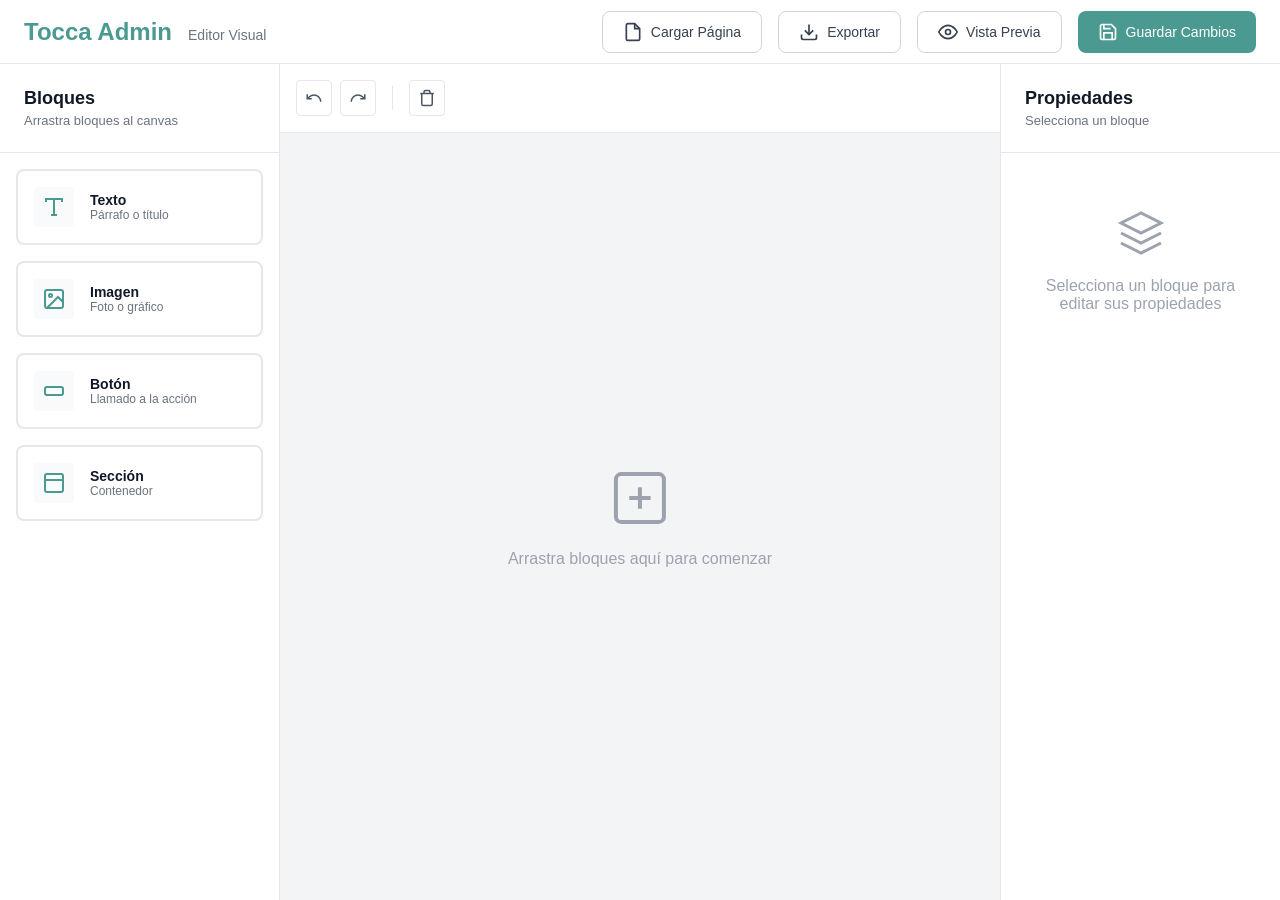
<file: admin/index.html>
<!DOCTYPE html>
<html lang="es">
<head>
    <meta charset="UTF-8">
    <meta name="viewport" content="width=device-width, initial-scale=1.0">
    <title>Tocca Admin - Editor de Página</title>
    <link rel="stylesheet" href="admin.css">
</head>
<body>
    <!-- Barra superior -->
    <header class="admin-header">
        <div class="header-left">
            <h1>Tocca Admin</h1>
            <span class="header-subtitle">Editor Visual</span>
        </div>
        <div class="header-actions">
            <button class="btn-secondary" id="btn-load-page">
                <svg width="20" height="20" viewBox="0 0 24 24" fill="none" stroke="currentColor" stroke-width="2">
                    <path d="M14 2H6a2 2 0 00-2 2v16a2 2 0 002 2h12a2 2 0 002-2V8z"/>
                    <polyline points="14 2 14 8 20 8"/>
                </svg>
                Cargar Página
            </button>
            <button class="btn-secondary" id="btn-export">
                <svg width="20" height="20" viewBox="0 0 24 24" fill="none" stroke="currentColor" stroke-width="2">
                    <path d="M21 15v4a2 2 0 01-2 2H5a2 2 0 01-2-2v-4"/>
                    <polyline points="7 10 12 15 17 10"/>
                    <line x1="12" y1="15" x2="12" y2="3"/>
                </svg>
                Exportar
            </button>
            <button class="btn-secondary" id="btn-preview">
                <svg width="20" height="20" viewBox="0 0 24 24" fill="none" stroke="currentColor" stroke-width="2">
                    <path d="M1 12s4-8 11-8 11 8 11 8-4 8-11 8-11-8-11-8z"/>
                    <circle cx="12" cy="12" r="3"/>
                </svg>
                Vista Previa
            </button>
            <button class="btn-primary" id="btn-save">
                <svg width="20" height="20" viewBox="0 0 24 24" fill="none" stroke="currentColor" stroke-width="2">
                    <path d="M19 21H5a2 2 0 01-2-2V5a2 2 0 012-2h11l5 5v11a2 2 0 01-2 2z"/>
                    <polyline points="17 21 17 13 7 13 7 21"/>
                    <polyline points="7 3 7 8 15 8"/>
                </svg>
                Guardar Cambios
            </button>
        </div>
    </header>

    <div class="admin-container">
        <!-- Panel Izquierdo: Bloques disponibles -->
        <aside class="sidebar sidebar-left">
            <div class="sidebar-header">
                <h2>Bloques</h2>
                <p class="sidebar-description">Arrastra bloques al canvas</p>
            </div>
            
            <div class="blocks-list">
                <div class="block-item" draggable="true" data-block-type="text">
                    <div class="block-icon">
                        <svg width="24" height="24" viewBox="0 0 24 24" fill="none" stroke="currentColor" stroke-width="2">
                            <polyline points="4 7 4 4 20 4 20 7"/>
                            <line x1="9" y1="20" x2="15" y2="20"/>
                            <line x1="12" y1="4" x2="12" y2="20"/>
                        </svg>
                    </div>
                    <div class="block-info">
                        <span class="block-name">Texto</span>
                        <span class="block-desc">Párrafo o título</span>
                    </div>
                </div>

                <div class="block-item" draggable="true" data-block-type="image">
                    <div class="block-icon">
                        <svg width="24" height="24" viewBox="0 0 24 24" fill="none" stroke="currentColor" stroke-width="2">
                            <rect x="3" y="3" width="18" height="18" rx="2" ry="2"/>
                            <circle cx="8.5" cy="8.5" r="1.5"/>
                            <polyline points="21 15 16 10 5 21"/>
                        </svg>
                    </div>
                    <div class="block-info">
                        <span class="block-name">Imagen</span>
                        <span class="block-desc">Foto o gráfico</span>
                    </div>
                </div>

                <div class="block-item" draggable="true" data-block-type="button">
                    <div class="block-icon">
                        <svg width="24" height="24" viewBox="0 0 24 24" fill="none" stroke="currentColor" stroke-width="2">
                            <rect x="3" y="8" width="18" height="8" rx="2"/>
                        </svg>
                    </div>
                    <div class="block-info">
                        <span class="block-name">Botón</span>
                        <span class="block-desc">Llamado a la acción</span>
                    </div>
                </div>

                <div class="block-item" draggable="true" data-block-type="section">
                    <div class="block-icon">
                        <svg width="24" height="24" viewBox="0 0 24 24" fill="none" stroke="currentColor" stroke-width="2">
                            <rect x="3" y="3" width="18" height="18" rx="2"/>
                            <line x1="3" y1="9" x2="21" y2="9"/>
                        </svg>
                    </div>
                    <div class="block-info">
                        <span class="block-name">Sección</span>
                        <span class="block-desc">Contenedor</span>
                    </div>
                </div>
            </div>
        </aside>

        <!-- Área Central: Canvas -->
        <main class="canvas-area">
            <div class="canvas-toolbar">
                <button class="toolbar-btn" id="btn-undo" title="Deshacer">
                    <svg width="18" height="18" viewBox="0 0 24 24" fill="none" stroke="currentColor" stroke-width="2">
                        <path d="M3 7v6h6"/>
                        <path d="M21 17a9 9 0 00-9-9 9 9 0 00-6 2.3L3 13"/>
                    </svg>
                </button>
                <button class="toolbar-btn" id="btn-redo" title="Rehacer">
                    <svg width="18" height="18" viewBox="0 0 24 24" fill="none" stroke="currentColor" stroke-width="2">
                        <path d="M21 7v6h-6"/>
                        <path d="M3 17a9 9 0 019-9 9 9 0 016 2.3l3 2.7"/>
                    </svg>
                </button>
                <div class="toolbar-divider"></div>
                <button class="toolbar-btn" id="btn-clear-all" title="Limpiar todo">
                    <svg width="18" height="18" viewBox="0 0 24 24" fill="none" stroke="currentColor" stroke-width="2">
                        <polyline points="3 6 5 6 21 6"/>
                        <path d="M19 6v14a2 2 0 01-2 2H7a2 2 0 01-2-2V6m3 0V4a2 2 0 012-2h4a2 2 0 012 2v2"/>
                    </svg>
                </button>
            </div>
            
            <div class="canvas" id="canvas">
                <div class="canvas-placeholder">
                    <svg width="64" height="64" viewBox="0 0 24 24" fill="none" stroke="currentColor" stroke-width="1.5">
                        <rect x="3" y="3" width="18" height="18" rx="2"/>
                        <line x1="12" y1="8" x2="12" y2="16"/>
                        <line x1="8" y1="12" x2="16" y2="12"/>
                    </svg>
                    <p>Arrastra bloques aquí para comenzar</p>
                </div>
            </div>
        </main>

        <!-- Panel Derecho: Propiedades -->
        <aside class="sidebar sidebar-right">
            <div class="sidebar-header">
                <h2>Propiedades</h2>
                <p class="sidebar-description" id="properties-subtitle">Selecciona un bloque</p>
            </div>
            
            <div class="properties-panel" id="properties-panel">
                <div class="no-selection">
                    <svg width="48" height="48" viewBox="0 0 24 24" fill="none" stroke="currentColor" stroke-width="1.5">
                        <path d="M12 2L2 7l10 5 10-5-10-5z"/>
                        <path d="M2 17l10 5 10-5"/>
                        <path d="M2 12l10 5 10-5"/>
                    </svg>
                    <p>Selecciona un bloque para editar sus propiedades</p>
                </div>
            </div>
        </aside>
    </div>

    <!-- Modal de Vista Previa -->
    <div class="modal" id="preview-modal">
        <div class="modal-backdrop"></div>
        <div class="modal-content">
            <div class="modal-header">
                <h2>Vista Previa</h2>
                <button class="modal-close" id="modal-close">
                    <svg width="24" height="24" viewBox="0 0 24 24" fill="none" stroke="currentColor" stroke-width="2">
                        <line x1="18" y1="6" x2="6" y2="18"/>
                        <line x1="6" y1="6" x2="18" y2="18"/>
                    </svg>
                </button>
            </div>
            <div class="modal-body">
                <iframe id="preview-frame" sandbox="allow-same-origin"></iframe>
            </div>
        </div>
    </div>

    <!-- Modal de Selección de Páginas -->
    <div class="modal" id="page-selector-modal">
        <div class="modal-backdrop"></div>
        <div class="modal-content" style="max-width: 700px; height: auto; max-height: 80vh;">
            <div class="modal-header">
                <div>
                    <h2>Cargar Página Existente</h2>
                    <p style="margin: 4px 0 0 0; font-size: 14px; color: #6b7280;">Selecciona una página de Tocca para editarla</p>
                </div>
                <button class="modal-close" id="page-modal-close">
                    <svg width="24" height="24" viewBox="0 0 24 24" fill="none" stroke="currentColor" stroke-width="2">
                        <line x1="18" y1="6" x2="6" y2="18"/>
                        <line x1="6" y1="6" x2="18" y2="18"/>
                    </svg>
                </button>
            </div>
            <div class="modal-body" style="padding: 24px; overflow-y: auto;">
                <div id="page-list"></div>
            </div>
        </div>
    </div>

    <script type="module" src="parser.js"></script>
    <script type="module" src="storage.js"></script>
    <script type="module" src="renderer.js"></script>
    <script type="module" src="editor.js"></script>
</body>
</html>
</file>
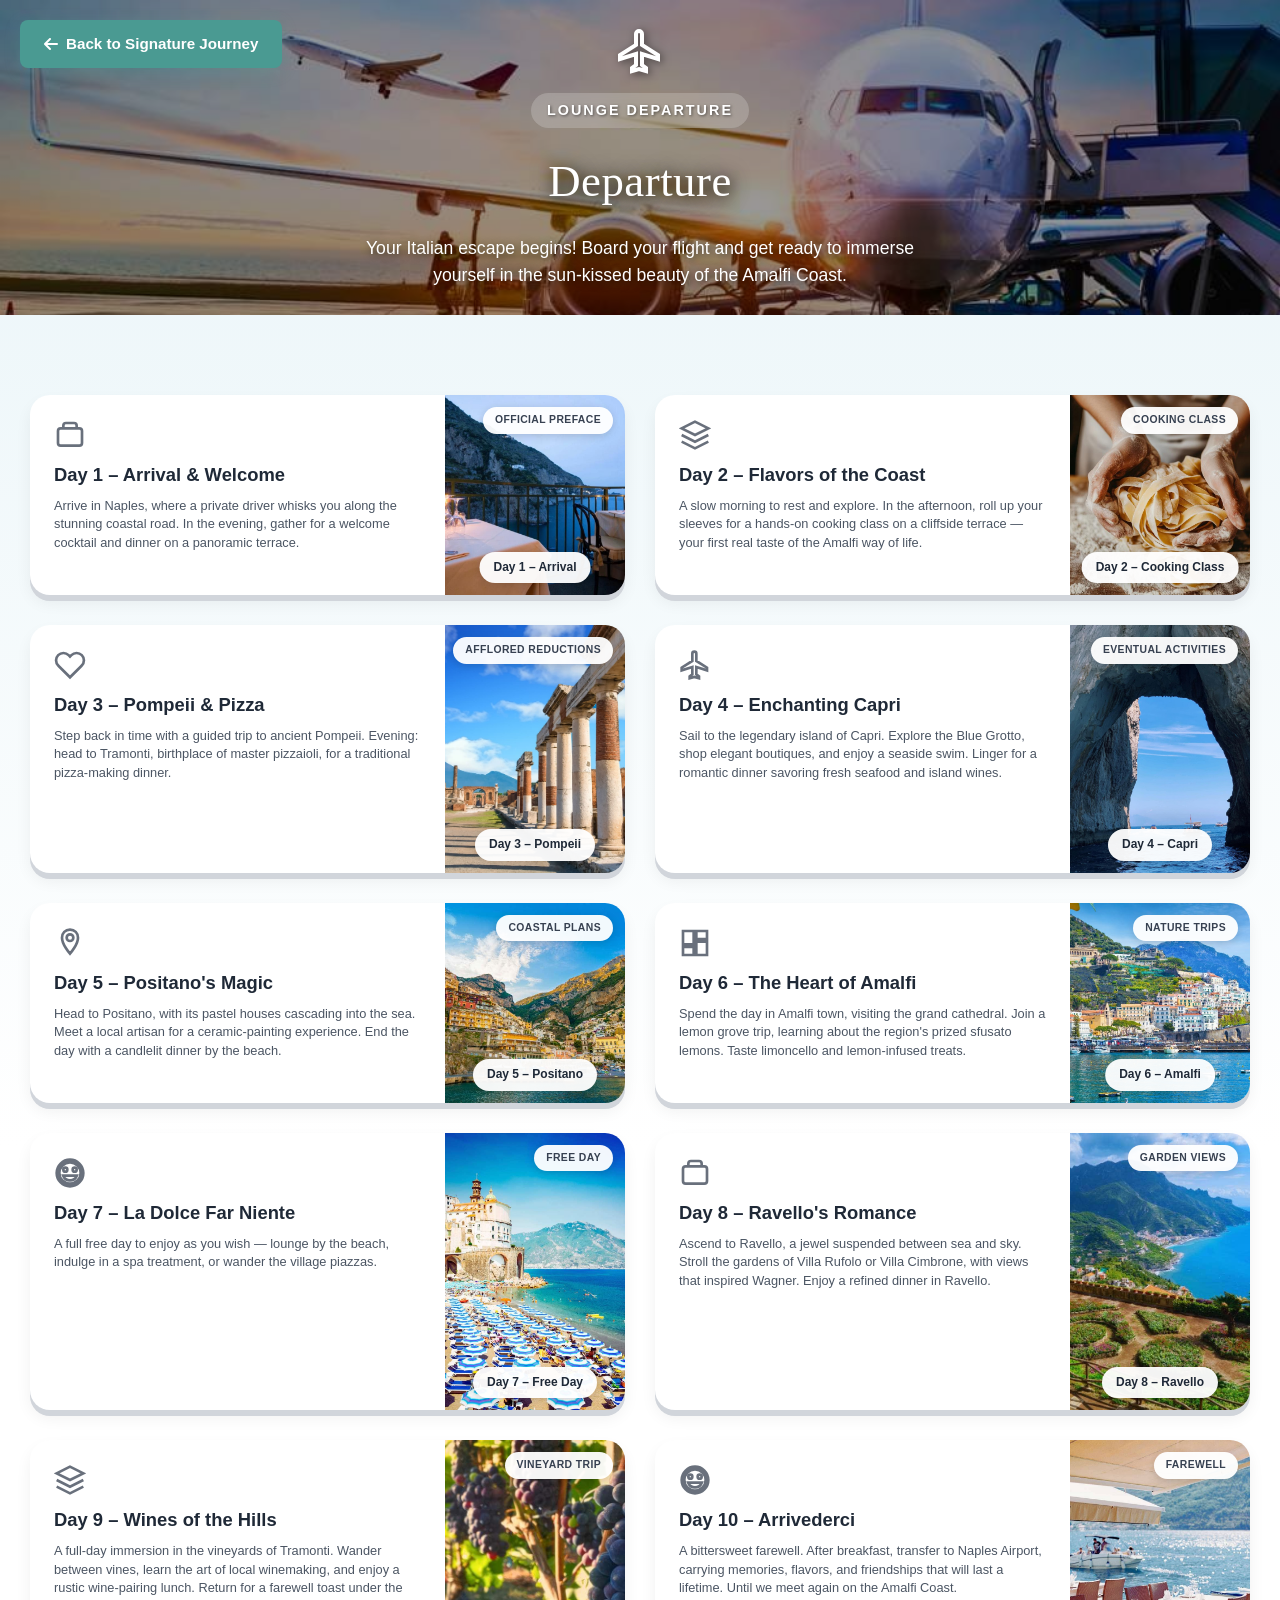
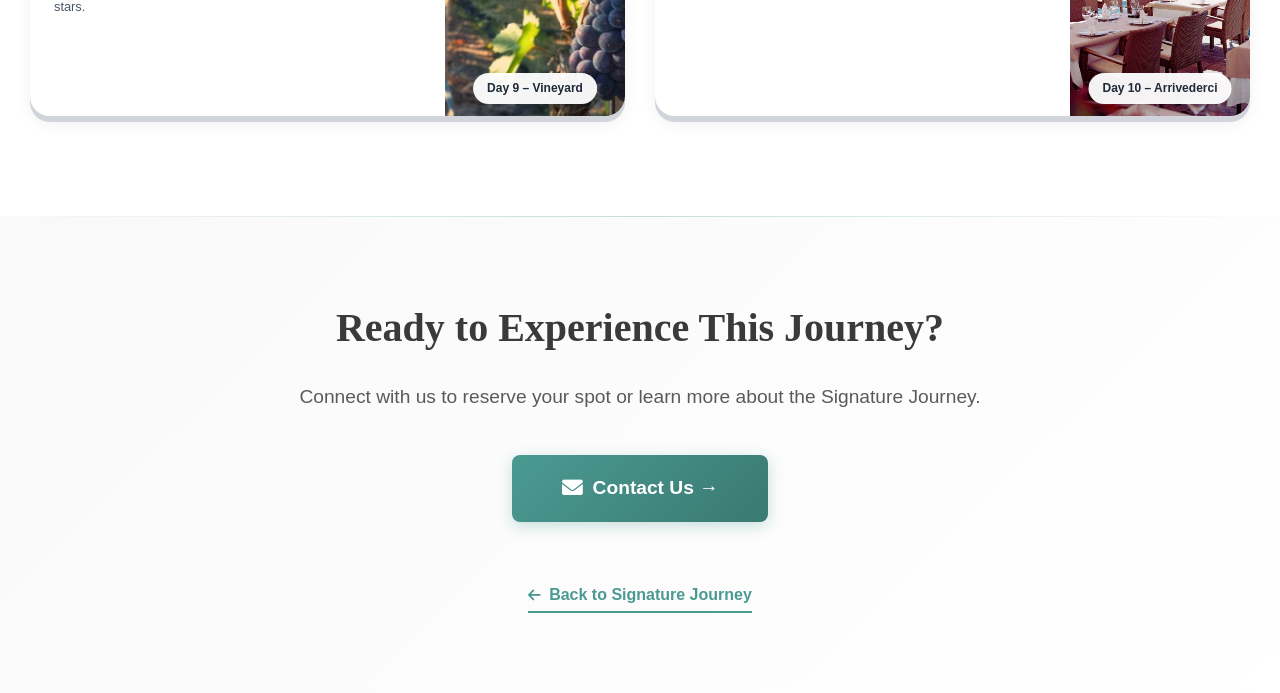
<file: amalfi-journey.html>
﻿<!DOCTYPE html>
<html lang="en">
<head>
    <meta charset="UTF-8">
    <meta name="viewport" content="width=device-width, initial-scale=1.0">
    <title>Amalfi Coast Journey – 10 Days / 10 Nights | Luxury Amalfi Coast Tour</title>
    <meta name="description" content="Explore our luxury 10-day Amalfi Coast tour itinerary. Experience authentic Italian culture, curated activities, and unforgettable moments on the Amalfi Coast.">
    <meta name="keywords" content="Amalfi Coast Tour, Luxury Amalfi Coast Tour, Amalfi Coast itinerary, 10-day Amalfi trip, luxury Italy travel, Amalfi Coast journey, Tocca Amalfi">
    <link rel="stylesheet" href="amalfi-journey.css">
    <style>
        .back-to-signature {
            position: fixed;
            top: 20px;
            left: 20px;
            background: #4A9A92;
            color: white;
            padding: 12px 24px;
            border-radius: 8px;
            text-decoration: none;
            font-family: 'Montserrat', sans-serif;
            font-weight: 600;
            font-size: 0.95rem;
            box-shadow: 0 4px 15px rgba(74, 154, 146, 0.3);
            transition: all 0.3s ease;
            z-index: 1000;
            display: flex;
            align-items: center;
            gap: 8px;
        }
        
        .back-to-signature:hover {
            background: #3a7a72;
            transform: translateY(-2px);
            box-shadow: 0 6px 20px rgba(74, 154, 146, 0.4);
        }
        
        .back-to-signature i {
            font-size: 1rem;
        }
        
        @media (max-width: 768px) {
            .back-to-signature {
                top: 10px;
                left: 10px;
                padding: 10px 18px;
                font-size: 0.85rem;
            }
        }
    </style>
    <link rel="stylesheet" href="https://cdnjs.cloudflare.com/ajax/libs/font-awesome/6.0.0-beta3/css/all.min.css" media="print" onload="this.media='all'">
    <noscript><link rel="stylesheet" href="https://cdnjs.cloudflare.com/ajax/libs/font-awesome/6.0.0-beta3/css/all.min.css"></noscript>
</head>
<body>
    <!-- Back to Signature Journey Button -->
    <a href="the_signature_journey.html" class="back-to-signature">
        <i class="fas fa-arrow-left"></i>
        <span>Back to Signature Journey</span>
    </a>
    
    <!-- Hero Header Section - Day 1 -->
    <header class="hero">
        <img src="imagenes/day1.jpeg" alt="Departure" class="hero-image">
        <div class="hero-overlay">
            <div class="hero-icon">
                <svg viewBox="0 0 24 24" fill="none" stroke="currentColor" stroke-width="2">
                    <path d="M21 16v-2l-8-5V3.5c0-.83-.67-1.5-1.5-1.5S10 2.67 10 3.5V9l-8 5v2l8-2.5V19l-2 1.5V22l3.5-1 3.5 1v-1.5L13 19v-5.5l8 2.5z"/>
                </svg>
            </div>
            <span class="hero-badge">LOUNGE DEPARTURE</span>
            <h1 class="hero-title"> Departure</h1>
            <p class="hero-description">Your Italian escape begins! Board your flight and get ready to immerse yourself in the sun-kissed beauty of the Amalfi Coast.</p>
        </div>
    </header>

    <!-- Days Grid Section -->
    <section class="days-grid">

        <!-- Day 2 -->
        <article class="day-card white">
            <div class="card-left">
                <div class="card-icon">
                    <svg viewBox="0 0 24 24" fill="none" stroke="currentColor" stroke-width="2">
                        <rect x="3" y="7" width="18" height="13" rx="2"/>
                        <path d="M7 7V5a2 2 0 012-2h6a2 2 0 012 2v2"/>
                    </svg>
                </div>
                <h3 class="card-title">Day 1 – Arrival & Welcome</h3>
                <p class="card-description">Arrive in Naples, where a private driver whisks you along the stunning coastal road. In the evening, gather for a welcome cocktail and dinner on a panoramic terrace.</p>
            </div>
            <div class="card-right">
                <span class="image-badge">OFFICIAL PREFACE</span>
                <img src="imagenes/day2.jpeg" alt="Arrival" loading="lazy">
                <div class="image-label">Day 1 – Arrival</div>
            </div>
        </article>

        <!-- Day 3 -->
        <article class="day-card yellow">
            <div class="card-left">
                <div class="card-icon">
                    <svg viewBox="0 0 24 24" fill="none" stroke="currentColor" stroke-width="2">
                        <path d="M12 2L2 7l10 5 10-5-10-5zM2 17l10 5 10-5M2 12l10 5 10-5"/>
                    </svg>
                </div>
                <h3 class="card-title">Day 2 – Flavors of the Coast</h3>
                <p class="card-description">A slow morning to rest and explore. In the afternoon, roll up your sleeves for a hands-on cooking class on a cliffside terrace — your first real taste of the Amalfi way of life.</p>
            </div>
            <div class="card-right">
                <span class="image-badge">COOKING CLASS</span>
                <img src="imagenesparapaginas/cookingclass.jpeg" alt="Cooking" loading="lazy">
                <div class="image-label">Day 2 – Cooking Class</div>
            </div>
        </article>

        <!-- Day 4 -->
        <article class="day-card white">
            <div class="card-left">
                <div class="card-icon">
                    <svg viewBox="0 0 24 24" fill="none" stroke="currentColor" stroke-width="2">
                        <path d="M20.84 4.61a5.5 5.5 0 00-7.78 0L12 5.67l-1.06-1.06a5.5 5.5 0 00-7.78 7.78l1.06 1.06L12 21.23l7.78-7.78 1.06-1.06a5.5 5.5 0 000-7.78z"/>
                    </svg>
                </div>
                <h3 class="card-title">Day 3 – Pompeii & Pizza</h3>
                <p class="card-description">Step back in time with a guided trip to ancient Pompeii. Evening: head to Tramonti, birthplace of master pizzaioli, for a traditional pizza-making dinner.</p>
            </div>
            <div class="card-right">
                <span class="image-badge">AFFLORED REDUCTIONS</span>
                <img src="imagenes/day4.jpeg" alt="Hotel" loading="lazy">
                <div class="image-label">Day 3 – Pompeii</div>
            </div>
        </article>

        <!-- Day 5 -->
        <article class="day-card cyan">
            <div class="card-left">
                <div class="card-icon">
                    <svg viewBox="0 0 24 24" fill="none" stroke="currentColor" stroke-width="2">
                        <path d="M21 16v-2l-8-5V3.5c0-.83-.67-1.5-1.5-1.5S10 2.67 10 3.5V9l-8 5v2l8-2.5V19l-2 1.5V22l3.5-1 3.5 1v-1.5L13 19v-5.5l8 2.5z"/>
                    </svg>
                </div>
                <h3 class="card-title">Day 4 – Enchanting Capri</h3>
                <p class="card-description">Sail to the legendary island of Capri. Explore the Blue Grotto, shop elegant boutiques, and enjoy a seaside swim. Linger for a romantic dinner savoring fresh seafood and island wines.</p>
            </div>
            <div class="card-right">
                <span class="image-badge">EVENTUAL ACTIVITIES</span>
                <img src="imagenes/day5.jpeg" alt="Events" loading="lazy">
                <div class="image-label">Day 4 – Capri</div>
            </div>
        </article>

        <!-- Day 8 -->
        <article class="day-card coral">
            <div class="card-left">
                <div class="card-icon">
                    <svg viewBox="0 0 24 24" fill="none" stroke="currentColor" stroke-width="2">
                        <path d="M12 2C8.5 2 6 4.5 6 8c0 5.25 6 12 6 12s6-6.75 6-12c0-3.5-2.5-6-6-6zm0 8.5c-1.4 0-2.5-1.1-2.5-2.5S10.6 5.5 12 5.5s2.5 1.1 2.5 2.5-1.1 2.5-2.5 2.5z"/>
                    </svg>
                </div>
                <h3 class="card-title">Day 5 – Positano's Magic</h3>
                <p class="card-description">Head to Positano, with its pastel houses cascading into the sea. Meet a local artisan for a ceramic-painting experience. End the day with a candlelit dinner by the beach.</p>
            </div>
            <div class="card-right">
                <span class="image-badge">COASTAL PLANS</span>
                <img src="imagenes/day6.jpeg" alt="Plants" loading="lazy">
                <div class="image-label">Day 5 – Positano</div>
            </div>
        </article>

        <!-- Day 9 -->
        <article class="day-card lightgreen">
            <div class="card-left">
                <div class="card-icon">
                    <svg viewBox="0 0 24 24" fill="none" stroke="currentColor" stroke-width="2">
                        <path d="M3 13h8V3H3v10zm0 8h8v-6H3v6zm10 0h8V11h-8v10zm0-18v6h8V3h-8z"/>
                    </svg>
                </div>
                <h3 class="card-title">Day 6 – The Heart of Amalfi</h3>
                <p class="card-description">Spend the day in Amalfi town, visiting the grand cathedral. Join a lemon grove trip, learning about the region's prized sfusato lemons. Taste limoncello and lemon-infused treats.</p>
            </div>
            <div class="card-right">
                <span class="image-badge">NATURE TRIPS</span>
                <img src="imagenes/day7.jpeg" alt="Coast" loading="lazy">
                <div class="image-label">Day 6 – Amalfi</div>
            </div>
        </article>

        <!-- Day 8 -->
        <article class="day-card white">
            <div class="card-left">
                <div class="card-icon">
                    <svg viewBox="0 0 24 24" fill="none" stroke="currentColor" stroke-width="2">
                        <path d="M12 2C6.48 2 2 6.48 2 12s4.48 10 10 10 10-4.48 10-10S17.52 2 12 2zm0 18c-4.41 0-8-3.59-8-8s3.59-8 8-8 8 3.59 8 8-3.59 8-8 8z"/>
                        <path d="M15.5 11c.83 0 1.5-.67 1.5-1.5S16.33 8 15.5 8 14 8.67 14 9.5s.67 1.5 1.5 1.5zm-7 0c.83 0 1.5-.67 1.5-1.5S9.33 8 8.5 8 7 8.67 7 9.5 7.67 11 8.5 11zm3.5 6.5c2.33 0 4.31-1.46 5.11-3.5H6.89c.8 2.04 2.78 3.5 5.11 3.5z"/>
                    </svg>
                </div>
                <h3 class="card-title">Day 7 – La Dolce Far Niente</h3>
                <p class="card-description">A full free day to enjoy as you wish — lounge by the beach, indulge in a spa treatment, or wander the village piazzas.</p>
            </div>
            <div class="card-right">
                <span class="image-badge">FREE DAY</span>
                <img src="imagenes/day8.jpeg" alt="Free Day" loading="lazy">
                <div class="image-label">Day 7 – Free Day</div>
            </div>
        </article>

        <!-- Day 9 -->
        <article class="day-card purple">
            <div class="card-left">
                <div class="card-icon">
                    <svg viewBox="0 0 24 24" fill="none" stroke="currentColor" stroke-width="2">
                        <rect x="3" y="7" width="18" height="13" rx="2"/>
                        <path d="M7 7V5a2 2 0 012-2h6a2 2 0 012 2v2"/>
                    </svg>
                </div>
                <h3 class="card-title">Day 8 – Ravello's Romance</h3>
                <p class="card-description">Ascend to Ravello, a jewel suspended between sea and sky. Stroll the gardens of Villa Rufolo or Villa Cimbrone, with views that inspired Wagner. Enjoy a refined dinner in Ravello.</p>
            </div>
            <div class="card-right">
                <span class="image-badge">GARDEN VIEWS</span>
                <img src="imagenes/day9.jpeg" alt="Ravello" loading="lazy">
                <div class="image-label">Day 8 – Ravello</div>
            </div>
        </article>

        <!-- Day 10 -->
        <article class="day-card lightgreen">
            <div class="card-left">
                <div class="card-icon">
                    <svg viewBox="0 0 24 24" fill="none" stroke="currentColor" stroke-width="2">
                        <path d="M12 2L2 7l10 5 10-5-10-5zM2 17l10 5 10-5M2 12l10 5 10-5"/>
                    </svg>
                </div>
                <h3 class="card-title">Day 9 – Wines of the Hills</h3>
                <p class="card-description">A full-day immersion in the vineyards of Tramonti. Wander between vines, learn the art of local winemaking, and enjoy a rustic wine-pairing lunch. Return for a farewell toast under the stars.</p>
            </div>
            <div class="card-right">
                <span class="image-badge">VINEYARD TRIP</span>
                <img src="imagenes/day11.jpeg" alt="Vineyard" loading="lazy">
                <div class="image-label">Day 9 – Vineyard</div>
            </div>
        </article>

        <!-- Day 11 -->
        <article class="day-card coral">
            <div class="card-left">
                <div class="card-icon">
                    <svg viewBox="0 0 24 24" fill="none" stroke="currentColor" stroke-width="2">
                        <path d="M12 2C6.48 2 2 6.48 2 12s4.48 10 10 10 10-4.48 10-10S17.52 2 12 2zm0 18c-4.41 0-8-3.59-8-8s3.59-8 8-8 8 3.59 8 8-3.59 8-8 8z"/>
                        <path d="M15.5 11c.83 0 1.5-.67 1.5-1.5S16.33 8 15.5 8 14 8.67 14 9.5s.67 1.5 1.5 1.5zm-7 0c.83 0 1.5-.67 1.5-1.5S9.33 8 8.5 8 7 8.67 7 9.5 7.67 11 8.5 11zm3.5 6.5c2.33 0 4.31-1.46 5.11-3.5H6.89c.8 2.04 2.78 3.5 5.11 3.5z"/>
                    </svg>
                </div>
                <h3 class="card-title">Day 10 – Arrivederci</h3>
                <p class="card-description">A bittersweet farewell. After breakfast, transfer to Naples Airport, carrying memories, flavors, and friendships that will last a lifetime. Until we meet again on the Amalfi Coast.</p>
            </div>
            <div class="card-right">
                <span class="image-badge">FAREWELL</span>
                <img src="imagenes/day10.jpeg" alt="Amalfi Coast View" loading="lazy">
                <div class="image-label">Day 10 – Arrivederci</div>
            </div>
        </article>

    </section>

    <!-- Timeline Section (Mobile Alternative View) -->
    <section class="timeline-view">
        <div class="timeline-line"></div>
        
        <div class="timeline-item">
            <div class="timeline-dot"></div>
            <div class="timeline-card cyan">
                <div class="card-icon-small">
                    <svg viewBox="0 0 24 24" fill="none" stroke="currentColor" stroke-width="2">
                        <path d="M21 16v-2l-8-5V3.5c0-.83-.67-1.5-1.5-1.5S10 2.67 10 3.5V9l-8 5v2l8-2.5V19l-2 1.5V22l3.5-1 3.5 1v-1.5L13 19v-5.5l8 2.5z"/>
                    </svg>
                </div>
                <span class="card-badge-small">Lounge Departure</span>
                <h4>Day 0 – Departure</h4>
                <p>Your Italian escape begins! Board your flight and get ready to immerse yourself in the sun-kissed beauty of the Amalfi Coast.</p>
            </div>
        </div>

        <div class="timeline-item right">
            <div class="timeline-dot"></div>
            <div class="timeline-card white">
                <div class="card-icon-small">
                    <svg viewBox="0 0 24 24" fill="none" stroke="currentColor" stroke-width="2">
                        <rect x="3" y="7" width="18" height="13" rx="2"/>
                    </svg>
                </div>
                <span class="card-badge-small">Official Preface</span>
                <h4>Day 1 – Arrival & Welcome</h4>
                <p>Arrive in Naples, where a private driver whisks you along the stunning coastal road. In the evening, gather for a welcome cocktail and dinner on a panoramic terrace.</p>
            </div>
        </div>

        <div class="timeline-item">
            <div class="timeline-dot"></div>
            <div class="timeline-card yellow">
                <div class="card-icon-small">
                    <svg viewBox="0 0 24 24" fill="none" stroke="currentColor" stroke-width="2">
                        <path d="M12 2L2 7l10 5 10-5-10-5z"/>
                    </svg>
                </div>
                <span class="card-badge-small">Cooking Class</span>
                <h4>Day 2 – Flavors of the Coast</h4>
                <p>A slow morning to rest and explore. In the afternoon, roll up your sleeves for a hands-on cooking class on a cliffside terrace.</p>
            </div>
        </div>

        <div class="timeline-item right">
            <div class="timeline-dot"></div>
            <div class="timeline-card white">
                <div class="card-icon-small">
                    <svg viewBox="0 0 24 24" fill="none" stroke="currentColor" stroke-width="2">
                        <path d="M20.84 4.61a5.5 5.5 0 00-7.78 0L12 5.67l-1.06-1.06a5.5 5.5 0 00-7.78 7.78l1.06 1.06L12 21.23l7.78-7.78 1.06-1.06a5.5 5.5 0 000-7.78z"/>
                    </svg>
                </div>
                <span class="card-badge-small">Afflored Reductions</span>
                <h4>Day 3 – Pompeii & Pizza</h4>
                <p>Step back in time with a guided trip to ancient Pompeii. Evening: head to Tramonti, birthplace of master pizzaioli, for a traditional pizza-making dinner.</p>
            </div>
        </div>

        <div class="timeline-item">
            <div class="timeline-dot"></div>
            <div class="timeline-card cyan">
                <div class="card-icon-small">
                    <svg viewBox="0 0 24 24" fill="none" stroke="currentColor" stroke-width="2">
                        <path d="M21 16v-2l-8-5V3.5c0-.83-.67-1.5-1.5-1.5S10 2.67 10 3.5V9l-8 5v2l8-2.5V19l-2 1.5V22l3.5-1 3.5 1v-1.5L13 19v-5.5l8 2.5z"/>
                    </svg>
                </div>
                <span class="card-badge-small">Eventual Activities</span>
                <h4>Day 4 – Enchanting Capri</h4>
                <p>Sail to the legendary island of Capri. Explore the Blue Grotto, shop elegant boutiques, and enjoy a seaside swim.</p>
            </div>
        </div>

        <div class="timeline-item right">
            <div class="timeline-dot"></div>
            <div class="timeline-card coral">
                <div class="card-icon-small">
                    <svg viewBox="0 0 24 24" fill="none" stroke="currentColor" stroke-width="2">
                        <path d="M12 2C8.5 2 6 4.5 6 8c0 5.25 6 12 6 12s6-6.75 6-12c0-3.5-2.5-6-6-6z"/>
                    </svg>
                </div>
                <span class="card-badge-small">Coastal Plans</span>
                <h4>Day 5 – Positano's Magic</h4>
                <p>Head to Positano, with its pastel houses cascading into the sea. Meet a local artisan for a ceramic-painting experience.</p>
            </div>
        </div>

        <div class="timeline-item">
            <div class="timeline-dot"></div>
            <div class="timeline-card lightgreen">
                <div class="card-icon-small">
                    <svg viewBox="0 0 24 24" fill="none" stroke="currentColor" stroke-width="2">
                        <path d="M3 13h8V3H3v10zm0 8h8v-6H3v6z"/>
                    </svg>
                </div>
                <span class="card-badge-small">Nature Trips</span>
                <h4>Day 6 – The Heart of Amalfi</h4>
                <p>Spend the day in Amalfi town, visiting the grand cathedral. Join a lemon grove trip and taste limoncello.</p>
            </div>
        </div>

        <div class="timeline-item right">
            <div class="timeline-dot"></div>
            <div class="timeline-card white">
                <div class="card-icon-small">
                    <svg viewBox="0 0 24 24" fill="none" stroke="currentColor" stroke-width="2">
                        <path d="M12 2C6.48 2 2 6.48 2 12s4.48 10 10 10 10-4.48 10-10S17.52 2 12 2zm0 18c-4.41 0-8-3.59-8-8s3.59-8 8-8 8 3.59 8 8-3.59 8-8 8z"/>
                        <path d="M15.5 11c.83 0 1.5-.67 1.5-1.5S16.33 8 15.5 8 14 8.67 14 9.5s.67 1.5 1.5 1.5zm-7 0c.83 0 1.5-.67 1.5-1.5S9.33 8 8.5 8 7 8.67 7 9.5 7.67 11 8.5 11zm3.5 6.5c2.33 0 4.31-1.46 5.11-3.5H6.89c.8 2.04 2.78 3.5 5.11 3.5z"/>
                    </svg>
                </div>
                <span class="card-badge-small">Free Day</span>
                <h4>Day 7 – La Dolce Far Niente</h4>
                <p>A full free day to enjoy as you wish — lounge by the beach, indulge in a spa treatment, or wander the village piazzas.</p>
            </div>
        </div>

        <div class="timeline-item">
            <div class="timeline-dot"></div>
            <div class="timeline-card purple">
                <div class="card-icon-small">
                    <svg viewBox="0 0 24 24" fill="none" stroke="currentColor" stroke-width="2">
                        <rect x="3" y="7" width="18" height="13" rx="2"/>
                        <path d="M7 7V5a2 2 0 012-2h6a2 2 0 012 2v2"/>
                    </svg>
                </div>
                <span class="card-badge-small">Garden Views</span>
                <h4>Day 8 – Ravello's Romance</h4>
                <p>Ascend to Ravello, a jewel suspended between sea and sky. Stroll the gardens of Villa Rufolo or Villa Cimbrone, with views that inspired Wagner.</p>
            </div>
        </div>

        <div class="timeline-item right">
            <div class="timeline-dot"></div>
            <div class="timeline-card lightgreen">
                <div class="card-icon-small">
                    <svg viewBox="0 0 24 24" fill="none" stroke="currentColor" stroke-width="2">
                        <path d="M12 2L2 7l10 5 10-5-10-5zM2 17l10 5 10-5M2 12l10 5 10-5"/>
                    </svg>
                </div>
                <span class="card-badge-small">Vineyard Trip</span>
                <h4>Day 9 – Wines of the Hills</h4>
                <p>A full-day immersion in the vineyards of Tramonti. Wander between vines, learn the art of local winemaking, and enjoy a rustic wine-pairing lunch.</p>
            </div>
        </div>

        <div class="timeline-item">
            <div class="timeline-dot"></div>
            <div class="timeline-card coral">
                <div class="card-icon-small">
                    <svg viewBox="0 0 24 24" fill="none" stroke="currentColor" stroke-width="2">
                        <path d="M12 2C6.48 2 2 6.48 2 12s4.48 10 10 10 10-4.48 10-10S17.52 2 12 2zm0 18c-4.41 0-8-3.59-8-8s3.59-8 8-8 8 3.59 8 8-3.59 8-8 8z"/>
                        <path d="M15.5 11c.83 0 1.5-.67 1.5-1.5S16.33 8 15.5 8 14 8.67 14 9.5s.67 1.5 1.5 1.5zm-7 0c.83 0 1.5-.67 1.5-1.5S9.33 8 8.5 8 7 8.67 7 9.5 7.67 11 8.5 11zm3.5 6.5c2.33 0 4.31-1.46 5.11-3.5H6.89c.8 2.04 2.78 3.5 5.11 3.5z"/>
                    </svg>
                </div>
                <span class="card-badge-small">Farewell</span>
                <h4>Day 10 – Arrivederci</h4>
                <p>A bittersweet farewell. After breakfast, transfer to Naples Airport, carrying memories, flavors, and friendships that will last a lifetime.</p>
            </div>
        </div>
    </section>

    <!-- Contact CTA Section -->
    <section class="journey-contact-section">
        <div class="journey-contact-container">
            <h2>Ready to Experience This Journey?</h2>
            <p>Connect with us to reserve your spot or learn more about the Signature Journey.</p>
            
            <a href="#" onclick="openRequestModal(); return false;" class="journey-contact-button">
                <i class="fas fa-envelope"></i>
                Contact Us →
            </a>
            
            <div class="journey-back-link">
                <a href="the_signature_journey.html">
                    <i class="fas fa-arrow-left"></i>
                    Back to Signature Journey
                </a>
            </div>
        </div>
    </section>

    <!-- REQUEST MODAL -->
    <div id="requestModal" class="request-modal" style="display: none; position: fixed; z-index: 9999; left: 0; top: 0; width: 100%; height: 100%; overflow: auto; background-color: rgba(0,0,0,0.5);">
        <div class="request-modal-content" style="background-color: #fefefe; margin: 5% auto; padding: 40px; border-radius: 12px; max-width: 900px; position: relative; box-shadow: 0 10px 40px rgba(0,0,0,0.2);">
            <span class="request-modal-close" onclick="closeRequestModal()" style="color: #aaa; float: right; font-size: 32px; font-weight: bold; cursor: pointer; line-height: 20px;">&times;</span>
            <h2 style="font-family: 'Playfair Display', serif; font-size: 2rem; color: #3a3a3a; margin-bottom: 30px; text-align: center;"></h2>
            
            <div class="request-contact-options" style="display: grid; grid-template-columns: repeat(auto-fit, minmax(200px, 1fr)); gap: 25px;">
                <div class="request-option" style="background: #f9f9f9; padding: 30px 20px; border-radius: 12px; text-align: center; transition: all 0.3s ease;">
                    <i class="fas fa-envelope" style="font-size: 2.5rem; color: #4A9A92; margin-bottom: 15px;"></i>
                    <h3 style="font-family: 'Montserrat', sans-serif; font-weight: 600; color: #3a3a3a; margin-bottom: 15px; font-size: 1.1rem;">Email Jessica</h3>
                    <a href="mailto:info@toccaamalfi.com?subject=More%20information%20-%20Signature%20Journey" class="request-btn" style="background: #4A9A92; color: white; padding: 12px 24px; border-radius: 6px; text-decoration: none; font-family: 'Montserrat', sans-serif; font-weight: 600; display: inline-block; transition: all 0.3s ease;">Send an Email</a>
                </div>
                
                <div class="request-option" style="background: #f9f9f9; padding: 30px 20px; border-radius: 12px; text-align: center; transition: all 0.3s ease;">
                    <i class="fas fa-phone" style="font-size: 2.5rem; color: #4A9A92; margin-bottom: 15px;"></i>
                    <h3 style="font-family: 'Montserrat', sans-serif; font-weight: 600; color: #3a3a3a; margin-bottom: 15px; font-size: 1.1rem;">Request a Call</h3>
                    <a href="tel:+16462298158" class="request-btn" style="background: #4A9A92; color: white; padding: 12px 24px; border-radius: 6px; text-decoration: none; font-family: 'Montserrat', sans-serif; font-weight: 600; display: inline-block; transition: all 0.3s ease;">Schedule a Call</a>
                </div>
                
                <div class="request-option" style="background: #f9f9f9; padding: 30px 20px; border-radius: 12px; text-align: center; transition: all 0.3s ease;">
                    <i class="fab fa-whatsapp" style="font-size: 2.5rem; color: #25D366; margin-bottom: 15px;"></i>
                    <h3 style="font-family: 'Montserrat', sans-serif; font-weight: 600; color: #3a3a3a; margin-bottom: 15px; font-size: 1.1rem;">WhatsApp</h3>
                    <a href="https://wa.me/16462298158?text=Hello!%20I'd%20like%20to%20know%20more%20about%20the%20Signature%20Journey." target="_blank" class="request-btn" style="background: #25D366; color: white; padding: 12px 24px; border-radius: 6px; text-decoration: none; font-family: 'Montserrat', sans-serif; font-weight: 600; display: inline-block; transition: all 0.3s ease;">Send a Message</a>
                </div>
                
                <div class="request-option" style="background: #f9f9f9; padding: 30px 20px; border-radius: 12px; text-align: center; transition: all 0.3s ease;">
                    <i class="fas fa-comment" style="font-size: 2.5rem; color: #4A9A92; margin-bottom: 15px;"></i>
                    <h3 style="font-family: 'Montserrat', sans-serif; font-weight: 600; color: #3a3a3a; margin-bottom: 15px; font-size: 1.1rem;">Text Message</h3>
                    <a href="sms:+16462298158?body=Hello!%20I'd%20like%20more%20information%20about%20the%20Signature%20Journey." class="request-btn" style="background: #4A9A92; color: white; padding: 12px 24px; border-radius: 6px; text-decoration: none; font-family: 'Montserrat', sans-serif; font-weight: 600; display: inline-block; transition: all 0.3s ease;">Send a Text</a>
                </div>
            </div>
        </div>
    </div>

    <script>
        // REQUEST MODAL FUNCTIONS
        function openRequestModal() {
            document.getElementById('requestModal').style.display = 'block';
            document.body.style.overflow = 'hidden';
        }
        
        function closeRequestModal() {
            document.getElementById('requestModal').style.display = 'none';
            document.body.style.overflow = 'auto';
        }
        
        window.onclick = function(event) {
            const modal = document.getElementById('requestModal');
            if (event.target == modal) {
                closeRequestModal();
            }
        }
    </script>

</body>
</html>
</file>
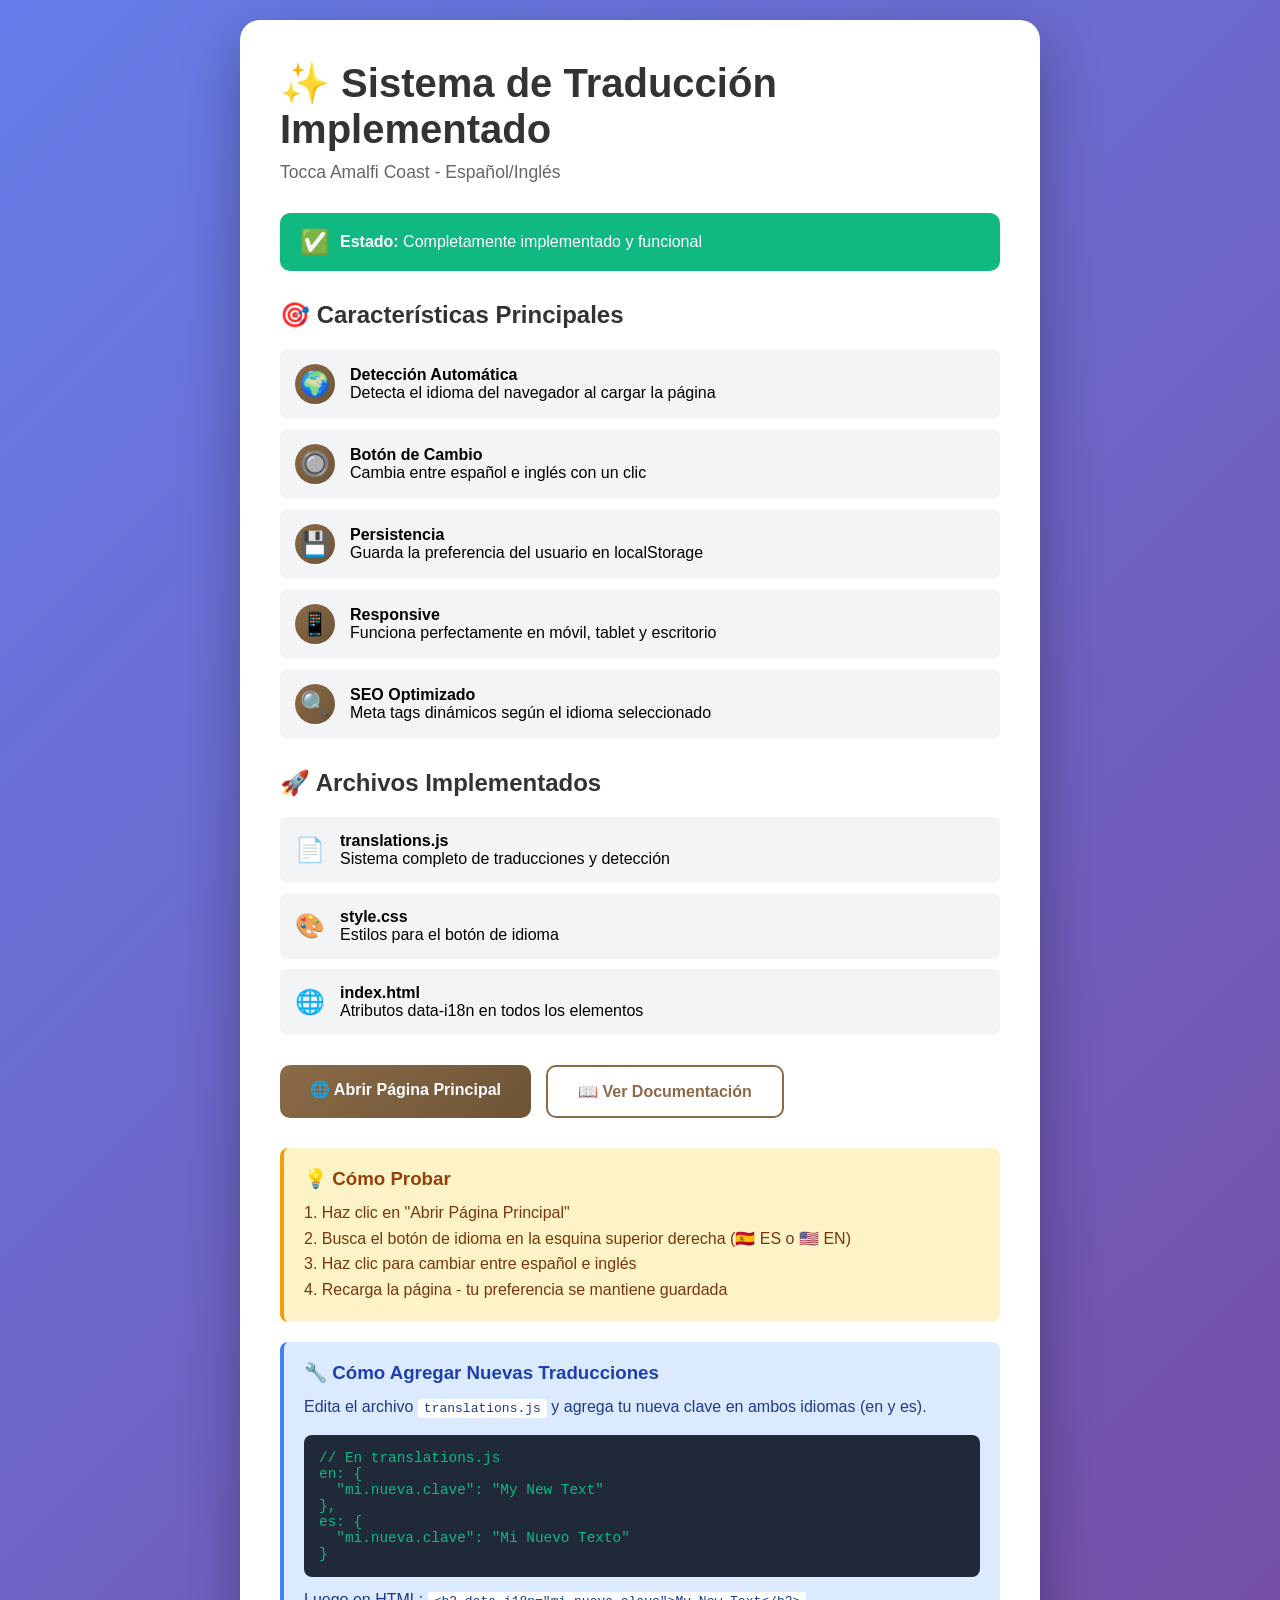
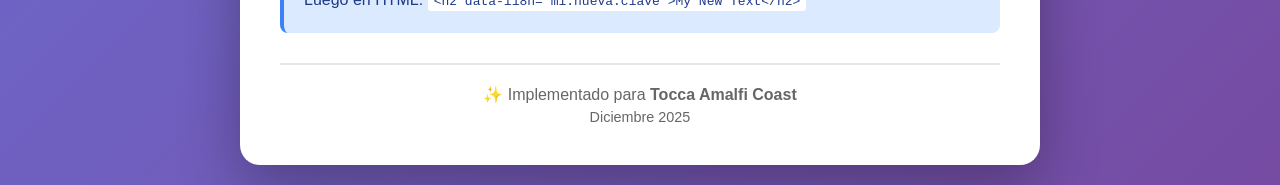
<file: demo-traduccion.html>
<!DOCTYPE html>
<html lang="en">
<head>
    <meta charset="UTF-8">
    <meta name="viewport" content="width=device-width, initial-scale=1.0">
    <title>Demo - Sistema de Traducción Tocca Amalfi</title>
    <style>
        * {
            margin: 0;
            padding: 0;
            box-sizing: border-box;
        }

        body {
            font-family: 'Segoe UI', Tahoma, Geneva, Verdana, sans-serif;
            background: linear-gradient(135deg, #667eea 0%, #764ba2 100%);
            min-height: 100vh;
            display: flex;
            justify-content: center;
            align-items: center;
            padding: 20px;
        }

        .container {
            background: white;
            border-radius: 20px;
            padding: 40px;
            max-width: 800px;
            box-shadow: 0 20px 60px rgba(0,0,0,0.3);
        }

        h1 {
            color: #333;
            margin-bottom: 10px;
            font-size: 2.5rem;
        }

        .subtitle {
            color: #666;
            margin-bottom: 30px;
            font-size: 1.1rem;
        }

        .status {
            background: #10b981;
            color: white;
            padding: 15px 20px;
            border-radius: 10px;
            margin-bottom: 30px;
            display: flex;
            align-items: center;
            gap: 10px;
        }

        .status-icon {
            font-size: 1.5rem;
        }

        .feature-list {
            list-style: none;
            margin-bottom: 30px;
        }

        .feature-list li {
            padding: 15px;
            margin-bottom: 10px;
            background: #f3f4f6;
            border-radius: 8px;
            display: flex;
            align-items: center;
            gap: 15px;
        }

        .feature-icon {
            font-size: 1.5rem;
            width: 40px;
            height: 40px;
            background: linear-gradient(135deg, #8b6a47, #6d5436);
            border-radius: 50%;
            display: flex;
            align-items: center;
            justify-content: center;
        }

        .button-group {
            display: flex;
            gap: 15px;
            flex-wrap: wrap;
        }

        .btn {
            padding: 15px 30px;
            border: none;
            border-radius: 10px;
            font-size: 1rem;
            font-weight: 600;
            cursor: pointer;
            transition: all 0.3s;
            text-decoration: none;
            display: inline-block;
            text-align: center;
        }

        .btn-primary {
            background: linear-gradient(135deg, #8b6a47, #6d5436);
            color: white;
        }

        .btn-primary:hover {
            transform: translateY(-2px);
            box-shadow: 0 10px 20px rgba(139, 106, 71, 0.3);
        }

        .btn-secondary {
            background: white;
            color: #8b6a47;
            border: 2px solid #8b6a47;
        }

        .btn-secondary:hover {
            background: #8b6a47;
            color: white;
        }

        .info-box {
            background: #fef3c7;
            border-left: 4px solid #f59e0b;
            padding: 20px;
            margin-top: 30px;
            border-radius: 8px;
        }

        .info-box h3 {
            color: #92400e;
            margin-bottom: 10px;
        }

        .info-box p {
            color: #78350f;
            line-height: 1.6;
        }

        .code-snippet {
            background: #1f2937;
            color: #10b981;
            padding: 15px;
            border-radius: 8px;
            margin-top: 15px;
            font-family: 'Courier New', monospace;
            font-size: 0.9rem;
            overflow-x: auto;
        }

        @media (max-width: 768px) {
            .container {
                padding: 20px;
            }

            h1 {
                font-size: 1.8rem;
            }

            .button-group {
                flex-direction: column;
            }

            .btn {
                width: 100%;
            }
        }
    </style>
</head>
<body>
    <div class="container">
        <h1>✨ Sistema de Traducción Implementado</h1>
        <p class="subtitle">Tocca Amalfi Coast - Español/Inglés</p>

        <div class="status">
            <span class="status-icon">✅</span>
            <div>
                <strong>Estado:</strong> Completamente implementado y funcional
            </div>
        </div>

        <h2 style="margin-bottom: 20px; color: #333;">🎯 Características Principales</h2>
        <ul class="feature-list">
            <li>
                <div class="feature-icon">🌍</div>
                <div>
                    <strong>Detección Automática</strong><br>
                    Detecta el idioma del navegador al cargar la página
                </div>
            </li>
            <li>
                <div class="feature-icon">🔘</div>
                <div>
                    <strong>Botón de Cambio</strong><br>
                    Cambia entre español e inglés con un clic
                </div>
            </li>
            <li>
                <div class="feature-icon">💾</div>
                <div>
                    <strong>Persistencia</strong><br>
                    Guarda la preferencia del usuario en localStorage
                </div>
            </li>
            <li>
                <div class="feature-icon">📱</div>
                <div>
                    <strong>Responsive</strong><br>
                    Funciona perfectamente en móvil, tablet y escritorio
                </div>
            </li>
            <li>
                <div class="feature-icon">🔍</div>
                <div>
                    <strong>SEO Optimizado</strong><br>
                    Meta tags dinámicos según el idioma seleccionado
                </div>
            </li>
        </ul>

        <h2 style="margin-bottom: 20px; color: #333;">🚀 Archivos Implementados</h2>
        <ul class="feature-list">
            <li>
                <span style="font-size: 1.5rem;">📄</span>
                <div>
                    <strong>translations.js</strong><br>
                    Sistema completo de traducciones y detección
                </div>
            </li>
            <li>
                <span style="font-size: 1.5rem;">🎨</span>
                <div>
                    <strong>style.css</strong><br>
                    Estilos para el botón de idioma
                </div>
            </li>
            <li>
                <span style="font-size: 1.5rem;">🌐</span>
                <div>
                    <strong>index.html</strong><br>
                    Atributos data-i18n en todos los elementos
                </div>
            </li>
        </ul>

        <div class="button-group">
            <a href="index.html" class="btn btn-primary">🌐 Abrir Página Principal</a>
            <a href="SISTEMA-TRADUCCION.md" class="btn btn-secondary">📖 Ver Documentación</a>
        </div>

        <div class="info-box">
            <h3>💡 Cómo Probar</h3>
            <p>
                1. Haz clic en "Abrir Página Principal"<br>
                2. Busca el botón de idioma en la esquina superior derecha (🇪🇸 ES o 🇺🇸 EN)<br>
                3. Haz clic para cambiar entre español e inglés<br>
                4. Recarga la página - tu preferencia se mantiene guardada
            </p>
        </div>

        <div class="info-box" style="background: #dbeafe; border-color: #3b82f6; margin-top: 20px;">
            <h3 style="color: #1e40af;">🔧 Cómo Agregar Nuevas Traducciones</h3>
            <p style="color: #1e3a8a;">
                Edita el archivo <code style="background: #fff; padding: 2px 6px; border-radius: 3px;">translations.js</code> 
                y agrega tu nueva clave en ambos idiomas (en y es).
            </p>
            <div class="code-snippet">
// En translations.js<br>
en: {<br>
&nbsp;&nbsp;"mi.nueva.clave": "My New Text"<br>
},<br>
es: {<br>
&nbsp;&nbsp;"mi.nueva.clave": "Mi Nuevo Texto"<br>
}
            </div>
            <p style="color: #1e3a8a; margin-top: 10px;">
                Luego en HTML: <code style="background: #fff; padding: 2px 6px; border-radius: 3px;">&lt;h2 data-i18n="mi.nueva.clave"&gt;My New Text&lt;/h2&gt;</code>
            </p>
        </div>

        <div style="margin-top: 30px; padding-top: 20px; border-top: 2px solid #e5e7eb; text-align: center; color: #666;">
            <p>✨ Implementado para <strong>Tocca Amalfi Coast</strong></p>
            <p style="font-size: 0.9rem; margin-top: 5px;">Diciembre 2025</p>
        </div>
    </div>
</body>
</html>
</file>
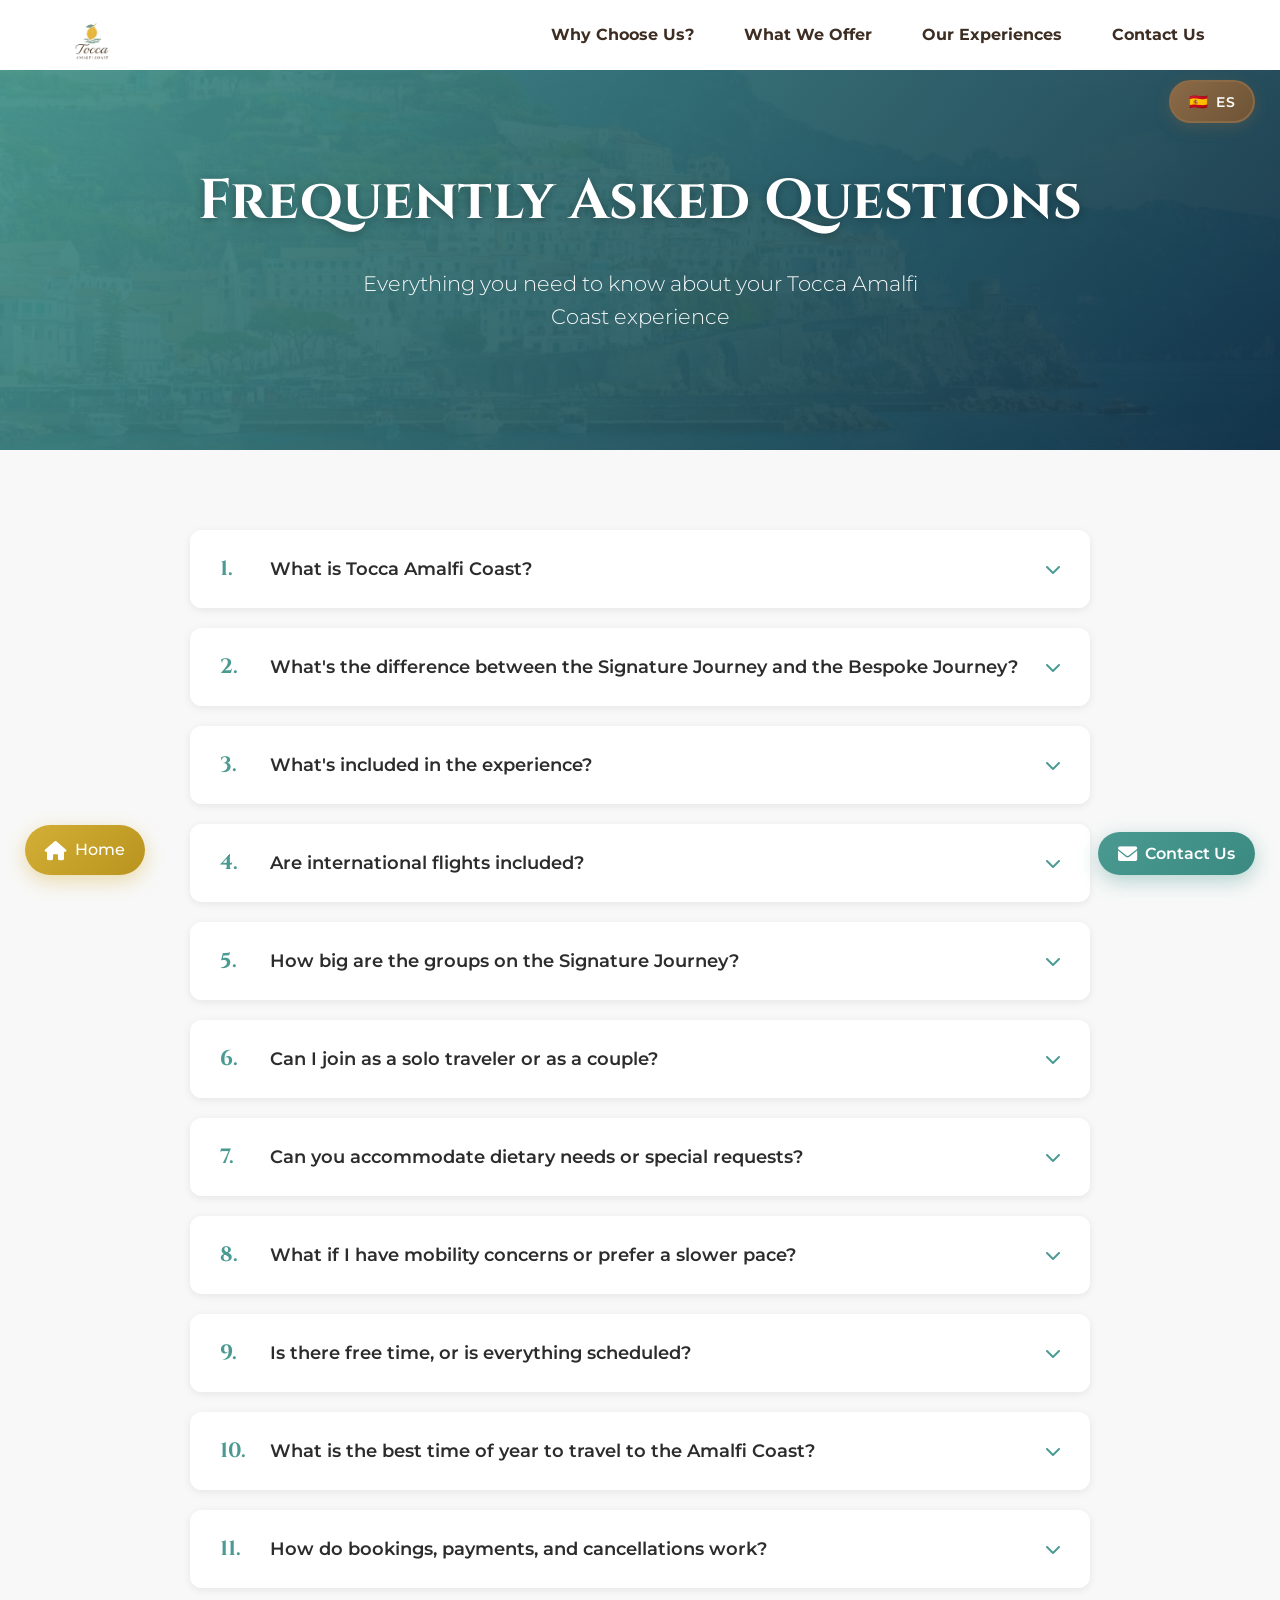
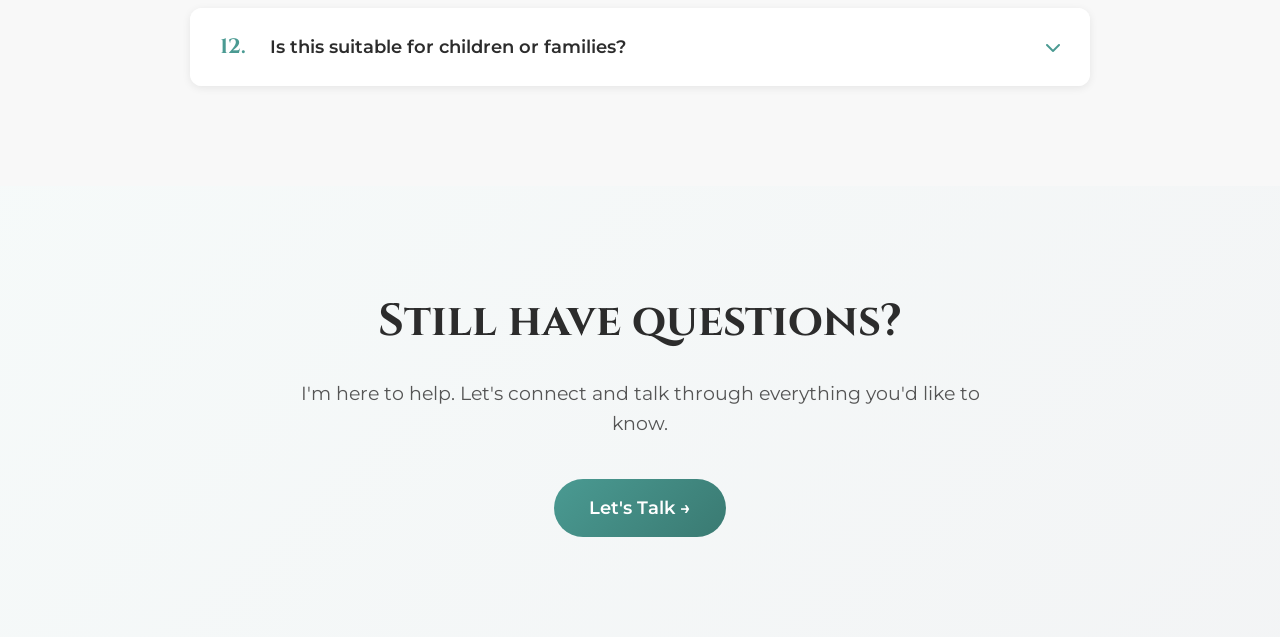
<file: faq.html>
﻿<!DOCTYPE html>
<html lang="en">

<head>
    <meta charset="UTF-8">
    <meta name="viewport" content="width=device-width, initial-scale=1.0">
    
    <!-- Primary Meta Tags -->
    <title>FAQ - Tocca Amalfi Coast | Frequently Asked Questions About Amalfi Trips</title>
    <meta name="title" content="FAQ - Tocca Amalfi Coast | Frequently Asked Questions About Amalfi Trips">
    <meta name="description" content="Get answers to frequently asked questions about Tocca Amalfi Coast luxury trips. Learn about our Signature and Bespoke journeys, pricing, booking, and what to expect on your Amalfi Coast adventure.">
    <meta name="keywords" content="Tocca Amalfi FAQ, Tocca Amalfi Coast questions, Amalfi Coast trip information, Amalfi trip booking, luxury trip FAQs, Bespoke Journey questions, Signature Journey information">
    <meta name="author" content="Tocca Amalfi Coast">
    <meta name="robots" content="index, follow">
    <link rel="canonical" href="https://www.toccaamalfi.com/faq.html">
    
    <!-- Open Graph / Facebook -->
    <meta property="og:type" content="website">
    <meta property="og:url" content="https://www.toccaamalfi.com/faq.html">
    <meta property="og:title" content="FAQ - Tocca Amalfi Coast | Your Questions Answered">
    <meta property="og:description" content="Everything you need to know about booking your Tocca Amalfi Coast luxury trip experience.">
    <meta property="og:image" content="https://www.toccaamalfi.com/imagenes/tocca_amalfi_nav.png">
    <meta property="og:site_name" content="Tocca Amalfi Coast">
    
    <!-- Twitter -->
    <meta property="twitter:card" content="summary_large_image">
    <meta property="twitter:url" content="https://www.toccaamalfi.com/faq.html">
    <meta property="twitter:title" content="FAQ - Tocca Amalfi Coast">
    <meta property="twitter:description" content="Get answers about Tocca Amalfi Coast luxury trips.">
    <meta property="twitter:image" content="https://www.toccaamalfi.com/imagenes/tocca_amalfi_nav.png">
    
    <!-- Preload critical resources -->
    <link rel="preload" href="style.css" as="style">
    <link rel="preload" href="imagenes/tocca_amalfi_nav.png" as="image">
    
    <link rel="stylesheet" href="style.css">
    <link rel="preconnect" href="https://fonts.googleapis.com">
    <link rel="preconnect" href="https://fonts.gstatic.com" crossorigin>
    <link
        href="https://fonts.googleapis.com/css2?family=Cinzel:wght@400;700&family=Montserrat:wght@300;400;700&family=Playfair+Display:wght@400;700&family=Style+Script&display=swap"
        rel="stylesheet">
    <link rel="stylesheet" href="https://cdnjs.cloudflare.com/ajax/libs/font-awesome/6.0.0-beta3/css/all.min.css" media="print" onload="this.media='all'">
    <noscript><link rel="stylesheet" href="https://cdnjs.cloudflare.com/ajax/libs/font-awesome/6.0.0-beta3/css/all.min.css"></noscript>
    <link rel="icon" type="image/png" sizes="16x16" href="favicon-16x16.png">
    
    <!-- Translation System -->
    <script src="translations.js"></script>
</head>

<body>

    <!-- Language Toggle Button -->
    <button id="language-toggle" aria-label="Change language">
        🇪🇸 <span>ES</span>
    </button>

    <!-- Back to Top Button -->
    <button id="backToTop" class="back-to-top" title="Back to top">
        <i class="fas fa-arrow-up"></i>
    </button>

    <a href="index.html#hero" class="home-button" title="Back to Home">
        <i class="fas fa-home"></i>
        <span class="home-text" data-i18n="common.home">Home</span>
    </a>

    <div id="contact-menu" class="contact-menu">
        <button class="contact-toggle" onclick="toggleContactMenu()">
            <i class="fas fa-envelope"></i>
            <span class="contact-text" data-i18n="contact.text">Contact Us</span>
        </button>
        <div class="contact-options">
            <a href="mailto:info@toccaamalfi.com?subject=FAQ%20question%20-%20Tocca" class="contact-option" title="Email Us">
                <i class="fas fa-envelope"></i>
                <span data-i18n="contact.email">Email</span>
            </a>
            <a href="https://wa.me/16462298158?text=Hello!%20I'd%20like%20to%20know%20more%20about%20the%20trips." target="_blank" class="contact-option" title="WhatsApp">
                <i class="fab fa-whatsapp"></i>
                <span data-i18n="contact.whatsapp">WhatsApp</span>
            </a>
            <a href="tel:+16462298158" class="contact-option" title="Call Us">
                <i class="fas fa-phone"></i>
                <span data-i18n="contact.call">Call</span>
            </a>
        </div>
    </div>

    <header class="main-header">
        <nav class="navbar">
            <a href="index.html#hero" class="nav-logo-container">
                <img src="imagenes/tocca_amalfi_nav.png" alt="Tocca Amalfi Logo" class="nav-logo">
            </a>
            <div class="nav-menu">
                <a href="index.html#why-tocca-amalfi" class="nav-link" data-i18n="nav.why">Why Choose Us?</a>
                <a href="index.html#what-we-offer" class="nav-link" data-i18n="nav.what">What We Offer</a>
                <a href="index.html#our-experiences" class="nav-link" data-i18n="nav.experiences">Our Experiences</a>
                <a href="#" class="nav-link" onclick="openRequestModal(); return false;" data-i18n="nav.contact">Contact Us</a>
            </div>
            <button class="hamburger" aria-label="Open menu">
                <span class="bar"></span>
                <span class="bar"></span>
                <span class="bar"></span>
            </button>
        </nav>
    </header>

    <main>
        <!-- FAQ HERO -->
        <section class="faq-hero-section">
            <div class="faq-hero-content">
                <h1 data-i18n="faq.hero.title">Frequently Asked Questions</h1>
                <p data-i18n="faq.hero.desc">Everything you need to know about your Tocca Amalfi Coast experience</p>
            </div>
        </section>

        <!-- FAQ CONTENT -->
        <section class="faq-content-section">
            <div class="faq-container">
                <div class="faq-item">
                    <button class="faq-question" onclick="toggleFAQ(this)">
                        <span class="faq-number">1.</span>
                        <span class="faq-text" data-i18n="faq.q1">What is Tocca Amalfi Coast?</span>
                        <i class="fas fa-chevron-down faq-icon"></i>
                    </button>
                    <div class="faq-answer">
                        <p data-i18n="faq.a1">Tocca Amalfi Coast is a founder-hosted, small-group and bespoke travel experience on the Amalfi Coast. I personally curate every detail. Every stay, transfer, and experience is curated with care — blending comfort, culture, and exclusive access to local hosts that most travelers never meet. My goal is for you to simply arrive, and live la dolce vita.</p>
                    </div>
                </div>

                <div class="faq-item">
                    <button class="faq-question" onclick="toggleFAQ(this)">
                        <span class="faq-number">2.</span>
                        <span class="faq-text" data-i18n="faq.q2">What's the difference between the Signature Journey and the Bespoke Journey?</span>
                        <i class="fas fa-chevron-down faq-icon"></i>
                    </button>
                    <div class="faq-answer">
                        <p data-i18n-html="faq.a2.1"><strong>Signature Journey</strong> – A beautifully curated, fixed-date itinerary (10–11 days) for an intimate group of 8–10 travelers. Every detail is pre-planned: premium stays, exclusive local experiences, private transportation, selected meals with wine, and your founder-host with you throughout.</p>
                        <p data-i18n-html="faq.a2.2"><strong>Bespoke Journey</strong> – Fully customized to you. Dates, pace, accommodation, and experiences are tailored to your preferences — perfect for couples, families, solo travelers, or small groups wanting a private, made-to-order experience.</p>
                    </div>
                </div>

                <div class="faq-item">
                    <button class="faq-question" onclick="toggleFAQ(this)">
                        <span class="faq-number">3.</span>
                        <span class="faq-text">What's included in the experience?</span>
                        <i class="fas fa-chevron-down faq-icon"></i>
                    </button>
                    <div class="faq-answer">
                        <p>Your journey includes private ground transportation, curated local experiences (many of which are difficult to access without local connections), private or semi-private boat days, handpicked accommodations, select meals with wine, and 24/7 support from me and our trusted local partners.</p>
                        <p>Each journey has a "What's Included" section with full details.</p>
                    </div>
                </div>

                <div class="faq-item">
                    <button class="faq-question" onclick="toggleFAQ(this)">
                        <span class="faq-number">4.</span>
                        <span class="faq-text">Are international flights included?</span>
                        <i class="fas fa-chevron-down faq-icon"></i>
                    </button>
                    <div class="faq-answer">
                        <p>No. International flights to and from Italy are not included. Most guests prefer to book their own flights using miles, airline points, or preferred carriers.</p>
                        <p>However, I am happy to support you with booking flights through our trusted third-party partners if you'd like help finding better routes, prices, or upgraded options.</p>
                    </div>
                </div>

                <div class="faq-item">
                    <button class="faq-question" onclick="toggleFAQ(this)">
                        <span class="faq-number">5.</span>
                        <span class="faq-text">How big are the groups on the Signature Journey?</span>
                        <i class="fas fa-chevron-down faq-icon"></i>
                    </button>
                    <div class="faq-answer">
                        <p>The Signature Journey is intentionally intimate, limited to 8–10 guests.</p>
                        <p>Small groups allow for more flexibility, deeper connection, and a feeling of traveling with friends rather than joining a large trip. It also ensures every experience feels personal and high-touch.</p>
                    </div>
                </div>

                <div class="faq-item">
                    <button class="faq-question" onclick="toggleFAQ(this)">
                        <span class="faq-number">6.</span>
                        <span class="faq-text">Can I join as a solo traveler or as a couple?</span>
                        <i class="fas fa-chevron-down faq-icon"></i>
                    </button>
                    <div class="faq-answer">
                        <p>Absolutely. Solo travelers, couples, and friends are all warmly welcomed.</p>
                        <p>We'll review room options together and explain any single-occupancy supplements so everything feels clear from the start.</p>
                    </div>
                </div>

                <div class="faq-item">
                    <button class="faq-question" onclick="toggleFAQ(this)">
                        <span class="faq-number">7.</span>
                        <span class="faq-text">Can you accommodate dietary needs or special requests?</span>
                        <i class="fas fa-chevron-down faq-icon"></i>
                    </button>
                    <div class="faq-answer">
                        <p>Yes. Vegetarian, vegan, gluten-free, allergies, and other dietary considerations can be accommodated with advance notice.</p>
                        <p>Special celebrations — birthdays, anniversaries, proposals — can also be designed into your journey.</p>
                    </div>
                </div>

                <div class="faq-item">
                    <button class="faq-question" onclick="toggleFAQ(this)">
                        <span class="faq-number">8.</span>
                        <span class="faq-text">What if I have mobility concerns or prefer a slower pace?</span>
                        <i class="fas fa-chevron-down faq-icon"></i>
                    </button>
                    <div class="faq-answer">
                        <p>The Amalfi Coast has hills, stairs, and narrow cobblestone paths, but many experiences can be adapted.</p>
                        <p>During our initial planning call, we'll discuss your comfort level and design the right pace, transportation, and activities for you. Bespoke Journeys are especially flexible for mobility considerations.</p>
                    </div>
                </div>

                <div class="faq-item">
                    <button class="faq-question" onclick="toggleFAQ(this)">
                        <span class="faq-number">9.</span>
                        <span class="faq-text">Is there free time, or is everything scheduled?</span>
                        <i class="fas fa-chevron-down faq-icon"></i>
                    </button>
                    <div class="faq-answer">
                        <p>You'll enjoy curated, exclusive experiences — but also plenty of free time.</p>
                        <p>Relax by the sea, explore local shops, enjoy a cappuccino in the piazza, or simply unwind.</p>
                        <p>My goal is to balance structure with flexibility so your days feel effortless but never rushed.</p>
                    </div>
                </div>

                <div class="faq-item">
                    <button class="faq-question" onclick="toggleFAQ(this)">
                        <span class="faq-number">10.</span>
                        <span class="faq-text">What is the best time of year to travel to the Amalfi Coast?</span>
                        <i class="fas fa-chevron-down faq-icon"></i>
                    </button>
                    <div class="faq-answer">
                        <p>Late spring through early fall is ideal.</p>
                        <p>May–June and September–October offer beautiful weather, warm sea days, and fewer crowds.</p>
                        <p>If you're unsure which dates fit your interests, I'm happy to help compare seasons.</p>
                    </div>
                </div>

                <div class="faq-item">
                    <button class="faq-question" onclick="toggleFAQ(this)">
                        <span class="faq-number">11.</span>
                        <span class="faq-text">How do bookings, payments, and cancellations work?</span>
                        <i class="fas fa-chevron-down faq-icon"></i>
                    </button>
                    <div class="faq-answer">
                        <p>To secure your spot, a $1,000 deposit is required.</p>
                        <p>The remaining balance is due no later than 3 months (90 days) before departure.</p>
                        <p>Because spots are limited to 8–10 travelers and dates fill quickly, booking early is highly recommended for best availability.</p>
                        <p>A full proposal — including itinerary, inclusions, pricing, terms, and cancellation policy — is provided before you commit so everything is transparent from the start.</p>
                    </div>
                </div>

                <div class="faq-item">
                    <button class="faq-question" onclick="toggleFAQ(this)">
                        <span class="faq-number">12.</span>
                        <span class="faq-text">Is this suitable for children or families?</span>
                        <i class="fas fa-chevron-down faq-icon"></i>
                    </button>
                    <div class="faq-answer">
                        <p>Yes, particularly through the Bespoke Journey.</p>
                        <p>Families love private boat days, farm experiences, cooking classes, and flexible pacing.</p>
                        <p>We'll tailor everything to the ages and interests of your group.</p>
                    </div>
                </div>

            </div>
        </section>

        <!-- FAQ CTA -->
        <section class="faq-cta-section">
            <div class="faq-cta-content">
                <h2 data-i18n="faq.cta.title">Still have questions?</h2>
                <p data-i18n="faq.cta.desc">I'm here to help. Let's connect and talk through everything you'd like to know.</p>
                <a href="#" class="cta-button" onclick="openRequestModal(); return false;" data-i18n="faq.cta.btn">Let's Talk →</a>
            </div>
        </section>

    </main>

    <script>
        // FAQ Toggle Function
        function toggleFAQ(button) {
            const faqItem = button.parentElement;
            const answer = faqItem.querySelector('.faq-answer');
            const icon = button.querySelector('.faq-icon');
            
            // Close all other FAQ items
            document.querySelectorAll('.faq-item').forEach(item => {
                if (item !== faqItem && item.classList.contains('active')) {
                    item.classList.remove('active');
                    item.querySelector('.faq-answer').style.maxHeight = null;
                    item.querySelector('.faq-icon').style.transform = 'rotate(0deg)';
                }
            });
            
            // Toggle current FAQ item
            faqItem.classList.toggle('active');
            
            if (faqItem.classList.contains('active')) {
                answer.style.maxHeight = answer.scrollHeight + 'px';
                icon.style.transform = 'rotate(180deg)';
            } else {
                answer.style.maxHeight = null;
                icon.style.transform = 'rotate(0deg)';
            }
        }

        // CONTACT MENU TOGGLE
        let contactMenuOpen = false;
        function toggleContactMenu() {
            const menu = document.getElementById('contact-menu');
            menu.classList.toggle('active');
            contactMenuOpen = !contactMenuOpen;
        }
        document.addEventListener('click', function(event) {
            const menu = document.getElementById('contact-menu');
            if (menu && !menu.contains(event.target) && contactMenuOpen) {
                toggleContactMenu();
            }
        });
    </script>

    <!-- REQUEST SPOT MODAL -->
    <div id="requestModal" class="request-modal">
        <div class="request-modal-content">
            <span class="request-modal-close" onclick="closeRequestModal()">&times;</span>
            <h2></h2>
            
            <div class="request-contact-options">
                <div class="request-option">
                    <i class="fas fa-envelope"></i>
                    <h3>Email Jessica</h3>
                    <a href="mailto:info@toccaamalfi.com?subject=FAQ%20Inquiry%20-%20Tocca%20Amalfi%20Coast" class="request-btn">Send an Email</a>
                </div>
                
                <div class="request-option">
                    <i class="fas fa-phone"></i>
                    <h3>Request a Call</h3>
                    <a href="tel:+16462298158" class="request-btn">Schedule a Call</a>
                </div>
                
                <div class="request-option">
                    <i class="fab fa-whatsapp"></i>
                    <h3>WhatsApp</h3>
                    <a href="https://wa.me/16462298158?text=Hello!%20I%20have%20a%20question%20about%20Tocca%20Amalfi%20Coast." target="_blank" class="request-btn">Send a Message</a>
                </div>
                
                <div class="request-option">
                    <i class="fas fa-comment"></i>
                    <h3>Text Message</h3>
                    <a href="sms:+16462298158?body=Hello!%20I%20have%20a%20question%20about%20Tocca%20Amalfi%20Coast." class="request-btn">Send a Text</a>
                </div>
            </div>
        </div>
    </div>

    <script>
        // HAMBURGER MENU
        document.addEventListener('DOMContentLoaded', function() {
            const hamburger = document.querySelector(".hamburger");
            const navMenu = document.querySelector(".nav-menu");
            const navLinks = document.querySelectorAll(".nav-link");
            
            if (hamburger && navMenu) {
                hamburger.addEventListener("click", function(e) {
                    e.preventDefault();
                    hamburger.classList.toggle("active");
                    navMenu.classList.toggle("active");
                    document.body.classList.toggle("no-scroll");
                });

                navLinks.forEach(function(link) {
                    link.addEventListener("click", function() {
                        hamburger.classList.remove("active");
                        navMenu.classList.remove("active");
                        document.body.classList.remove("no-scroll");
                    });
                });

                document.addEventListener("click", function(e) {
                    const isClickInsideMenu = navMenu.contains(e.target);
                    const isClickOnHamburger = hamburger.contains(e.target);
                    
                    if (!isClickInsideMenu && !isClickOnHamburger && navMenu.classList.contains('active')) {
                        hamburger.classList.remove("active");
                        navMenu.classList.remove("active");
                        document.body.classList.remove("no-scroll");
                    }
                });
            }
        });

        function openRequestModal() {
            document.getElementById('requestModal').style.display = 'block';
            document.body.style.overflow = 'hidden';
        }
        
        function closeRequestModal() {
            document.getElementById('requestModal').style.display = 'none';
            document.body.style.overflow = 'auto';
        }
        
        window.onclick = function(event) {
            const modal = document.getElementById('requestModal');
            if (event.target == modal) {
                closeRequestModal();
            }
        }

        // BACK TO TOP BUTTON
        const backToTopBtn = document.getElementById('backToTop');
        
        window.addEventListener('scroll', function() {
            if (window.pageYOffset > 300) {
                backToTopBtn.classList.add('show');
            } else {
                backToTopBtn.classList.remove('show');
            }
        });
        
        backToTopBtn.addEventListener('click', function() {
            window.scrollTo({
                top: 0,
                behavior: 'smooth'
            });
        });
    </script>

</body>

</html>
</file>
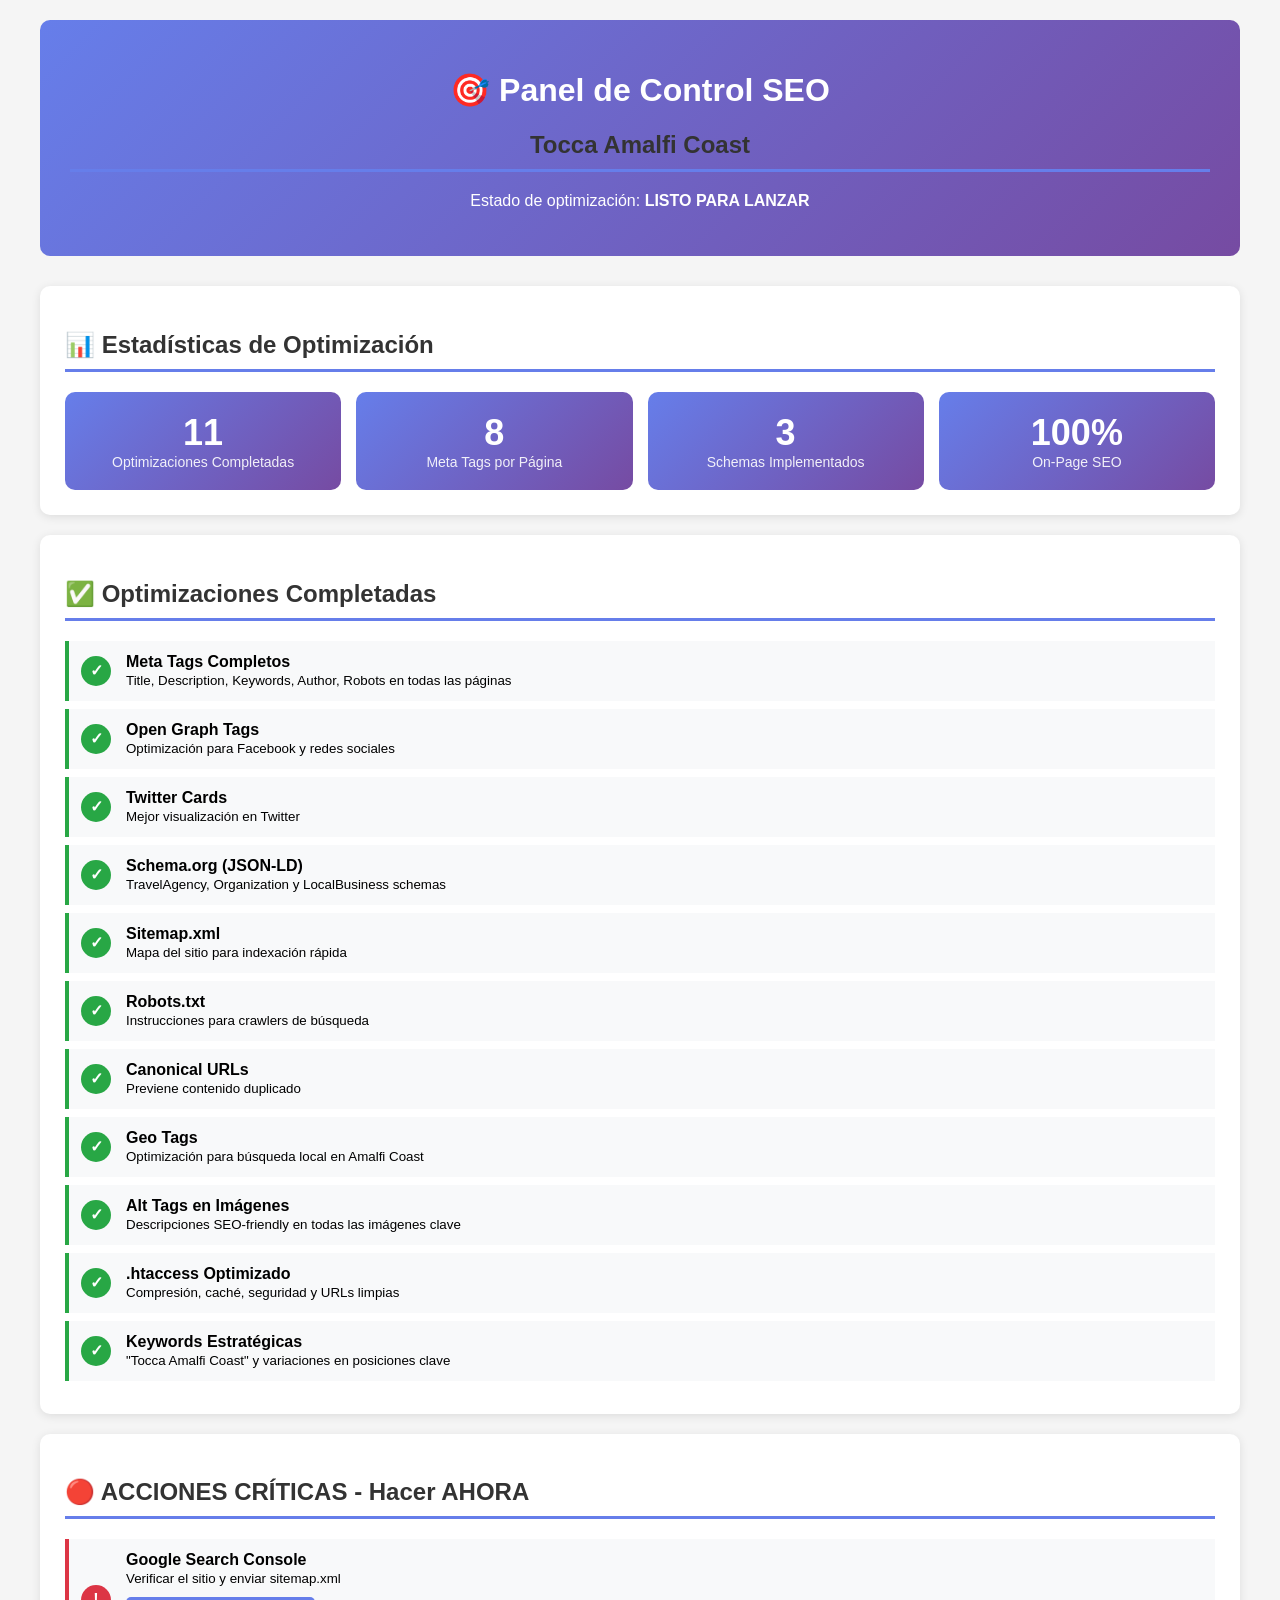
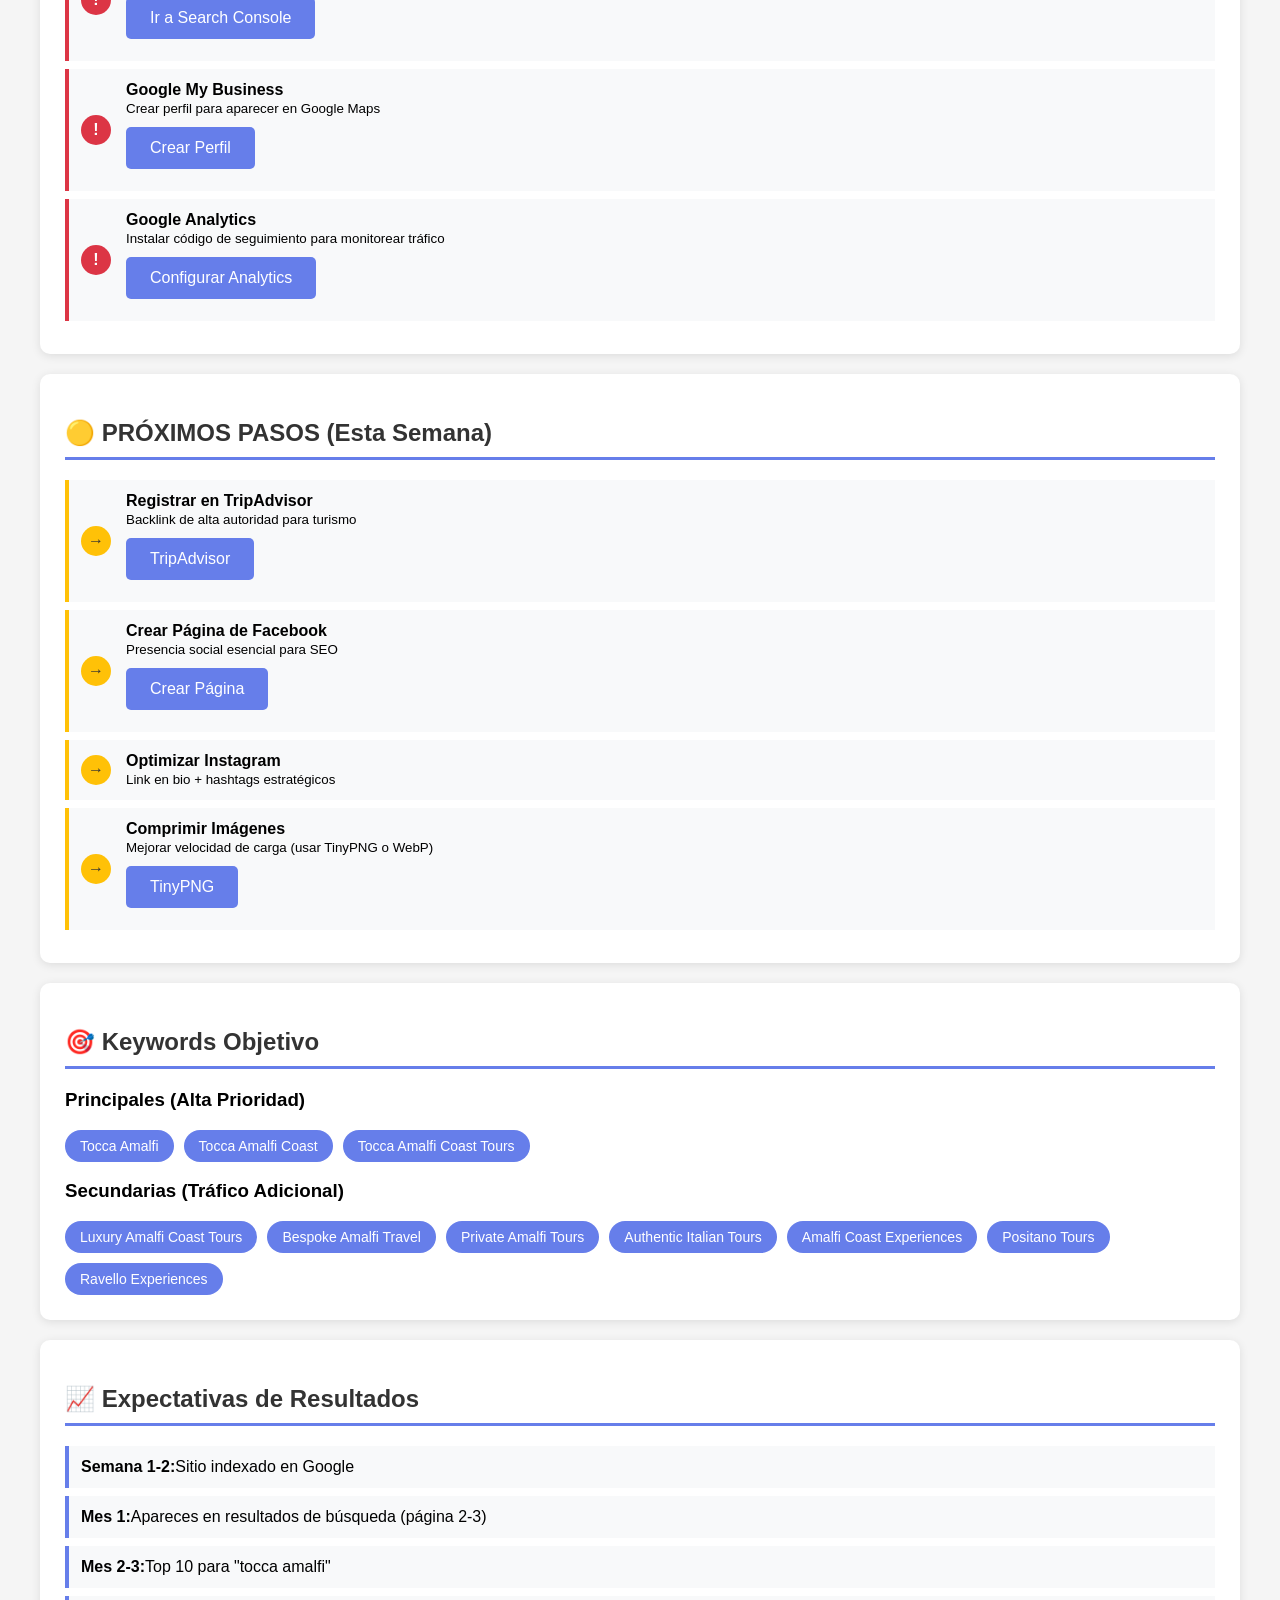
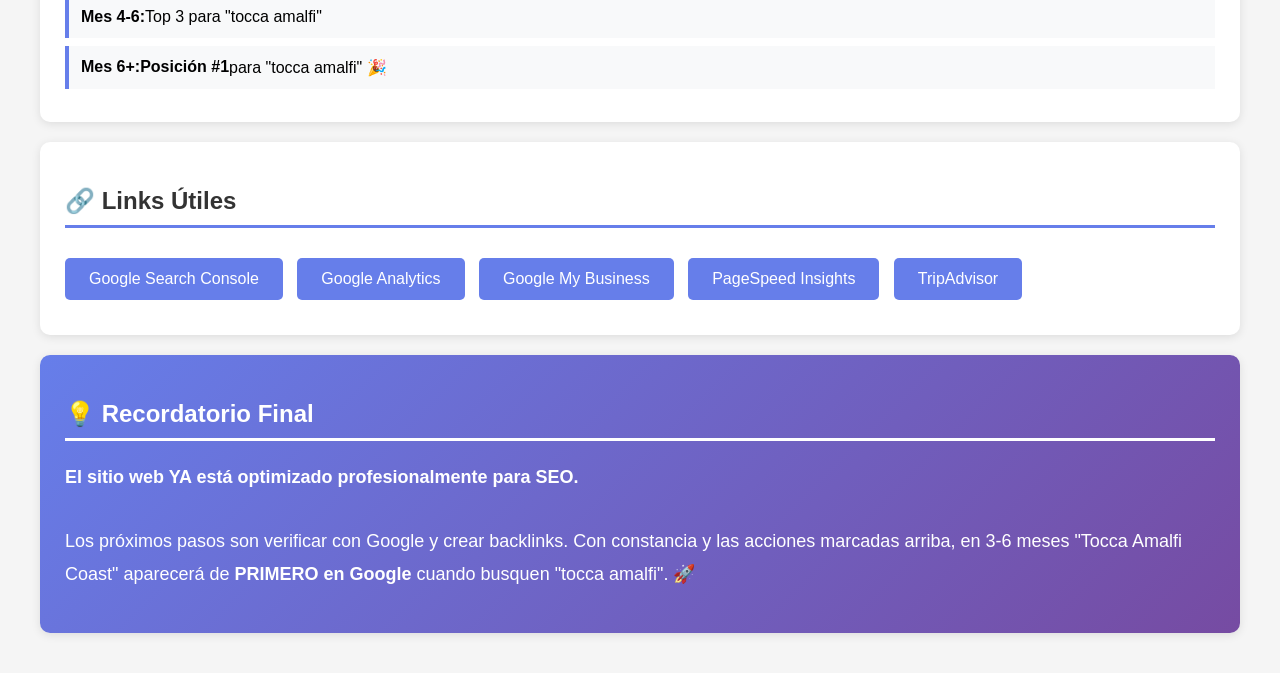
<file: seo-status.html>
<!DOCTYPE html>
<html lang="es">
<head>
    <meta charset="UTF-8">
    <meta name="viewport" content="width=device-width, initial-scale=1.0">
    <title>Verificación SEO - Tocca Amalfi Coast</title>
    <style>
        body {
            font-family: Arial, sans-serif;
            max-width: 1200px;
            margin: 0 auto;
            padding: 20px;
            background: #f5f5f5;
        }
        .header {
            background: linear-gradient(135deg, #667eea 0%, #764ba2 100%);
            color: white;
            padding: 30px;
            border-radius: 10px;
            margin-bottom: 30px;
            text-align: center;
        }
        .section {
            background: white;
            padding: 25px;
            margin-bottom: 20px;
            border-radius: 10px;
            box-shadow: 0 2px 10px rgba(0,0,0,0.1);
        }
        .check-item {
            padding: 12px;
            margin: 8px 0;
            border-left: 4px solid #667eea;
            background: #f8f9fa;
            display: flex;
            align-items: center;
        }
        .status {
            width: 30px;
            height: 30px;
            border-radius: 50%;
            margin-right: 15px;
            display: flex;
            align-items: center;
            justify-content: center;
            font-weight: bold;
            color: white;
        }
        .status.done {
            background: #28a745;
        }
        .status.pending {
            background: #ffc107;
            color: #333;
        }
        .status.critical {
            background: #dc3545;
        }
        h2 {
            color: #333;
            border-bottom: 3px solid #667eea;
            padding-bottom: 10px;
        }
        .priority-high {
            border-left-color: #dc3545;
        }
        .priority-medium {
            border-left-color: #ffc107;
        }
        .priority-low {
            border-left-color: #28a745;
        }
        .keyword-list {
            display: flex;
            flex-wrap: wrap;
            gap: 10px;
            margin-top: 15px;
        }
        .keyword {
            background: #667eea;
            color: white;
            padding: 8px 15px;
            border-radius: 20px;
            font-size: 14px;
        }
        .button {
            display: inline-block;
            padding: 12px 24px;
            background: #667eea;
            color: white;
            text-decoration: none;
            border-radius: 5px;
            margin: 10px 10px 10px 0;
            transition: background 0.3s;
        }
        .button:hover {
            background: #5568d3;
        }
        .stats {
            display: grid;
            grid-template-columns: repeat(auto-fit, minmax(200px, 1fr));
            gap: 15px;
            margin-top: 20px;
        }
        .stat-card {
            background: linear-gradient(135deg, #667eea 0%, #764ba2 100%);
            color: white;
            padding: 20px;
            border-radius: 10px;
            text-align: center;
        }
        .stat-number {
            font-size: 36px;
            font-weight: bold;
        }
        .stat-label {
            font-size: 14px;
            opacity: 0.9;
        }
    </style>
</head>
<body>
    <div class="header">
        <h1>🎯 Panel de Control SEO</h1>
        <h2>Tocca Amalfi Coast</h2>
        <p>Estado de optimización: <strong>LISTO PARA LANZAR</strong></p>
    </div>

    <div class="section">
        <h2>📊 Estadísticas de Optimización</h2>
        <div class="stats">
            <div class="stat-card">
                <div class="stat-number">11</div>
                <div class="stat-label">Optimizaciones Completadas</div>
            </div>
            <div class="stat-card">
                <div class="stat-number">8</div>
                <div class="stat-label">Meta Tags por Página</div>
            </div>
            <div class="stat-card">
                <div class="stat-number">3</div>
                <div class="stat-label">Schemas Implementados</div>
            </div>
            <div class="stat-card">
                <div class="stat-number">100%</div>
                <div class="stat-label">On-Page SEO</div>
            </div>
        </div>
    </div>

    <div class="section">
        <h2>✅ Optimizaciones Completadas</h2>
        <div class="check-item priority-low">
            <div class="status done">✓</div>
            <div>
                <strong>Meta Tags Completos</strong><br>
                <small>Title, Description, Keywords, Author, Robots en todas las páginas</small>
            </div>
        </div>
        <div class="check-item priority-low">
            <div class="status done">✓</div>
            <div>
                <strong>Open Graph Tags</strong><br>
                <small>Optimización para Facebook y redes sociales</small>
            </div>
        </div>
        <div class="check-item priority-low">
            <div class="status done">✓</div>
            <div>
                <strong>Twitter Cards</strong><br>
                <small>Mejor visualización en Twitter</small>
            </div>
        </div>
        <div class="check-item priority-low">
            <div class="status done">✓</div>
            <div>
                <strong>Schema.org (JSON-LD)</strong><br>
                <small>TravelAgency, Organization y LocalBusiness schemas</small>
            </div>
        </div>
        <div class="check-item priority-low">
            <div class="status done">✓</div>
            <div>
                <strong>Sitemap.xml</strong><br>
                <small>Mapa del sitio para indexación rápida</small>
            </div>
        </div>
        <div class="check-item priority-low">
            <div class="status done">✓</div>
            <div>
                <strong>Robots.txt</strong><br>
                <small>Instrucciones para crawlers de búsqueda</small>
            </div>
        </div>
        <div class="check-item priority-low">
            <div class="status done">✓</div>
            <div>
                <strong>Canonical URLs</strong><br>
                <small>Previene contenido duplicado</small>
            </div>
        </div>
        <div class="check-item priority-low">
            <div class="status done">✓</div>
            <div>
                <strong>Geo Tags</strong><br>
                <small>Optimización para búsqueda local en Amalfi Coast</small>
            </div>
        </div>
        <div class="check-item priority-low">
            <div class="status done">✓</div>
            <div>
                <strong>Alt Tags en Imágenes</strong><br>
                <small>Descripciones SEO-friendly en todas las imágenes clave</small>
            </div>
        </div>
        <div class="check-item priority-low">
            <div class="status done">✓</div>
            <div>
                <strong>.htaccess Optimizado</strong><br>
                <small>Compresión, caché, seguridad y URLs limpias</small>
            </div>
        </div>
        <div class="check-item priority-low">
            <div class="status done">✓</div>
            <div>
                <strong>Keywords Estratégicas</strong><br>
                <small>"Tocca Amalfi Coast" y variaciones en posiciones clave</small>
            </div>
        </div>
    </div>

    <div class="section">
        <h2>🔴 ACCIONES CRÍTICAS - Hacer AHORA</h2>
        <div class="check-item priority-high">
            <div class="status critical">!</div>
            <div>
                <strong>Google Search Console</strong><br>
                <small>Verificar el sitio y enviar sitemap.xml</small><br>
                <a href="https://search.google.com/search-console" target="_blank" class="button">Ir a Search Console</a>
            </div>
        </div>
        <div class="check-item priority-high">
            <div class="status critical">!</div>
            <div>
                <strong>Google My Business</strong><br>
                <small>Crear perfil para aparecer en Google Maps</small><br>
                <a href="https://www.google.com/business/" target="_blank" class="button">Crear Perfil</a>
            </div>
        </div>
        <div class="check-item priority-high">
            <div class="status critical">!</div>
            <div>
                <strong>Google Analytics</strong><br>
                <small>Instalar código de seguimiento para monitorear tráfico</small><br>
                <a href="https://analytics.google.com" target="_blank" class="button">Configurar Analytics</a>
            </div>
        </div>
    </div>

    <div class="section">
        <h2>🟡 PRÓXIMOS PASOS (Esta Semana)</h2>
        <div class="check-item priority-medium">
            <div class="status pending">→</div>
            <div>
                <strong>Registrar en TripAdvisor</strong><br>
                <small>Backlink de alta autoridad para turismo</small><br>
                <a href="https://www.tripadvisor.com/Owners" target="_blank" class="button">TripAdvisor</a>
            </div>
        </div>
        <div class="check-item priority-medium">
            <div class="status pending">→</div>
            <div>
                <strong>Crear Página de Facebook</strong><br>
                <small>Presencia social esencial para SEO</small><br>
                <a href="https://www.facebook.com/pages/create" target="_blank" class="button">Crear Página</a>
            </div>
        </div>
        <div class="check-item priority-medium">
            <div class="status pending">→</div>
            <div>
                <strong>Optimizar Instagram</strong><br>
                <small>Link en bio + hashtags estratégicos</small>
            </div>
        </div>
        <div class="check-item priority-medium">
            <div class="status pending">→</div>
            <div>
                <strong>Comprimir Imágenes</strong><br>
                <small>Mejorar velocidad de carga (usar TinyPNG o WebP)</small><br>
                <a href="https://tinypng.com" target="_blank" class="button">TinyPNG</a>
            </div>
        </div>
    </div>

    <div class="section">
        <h2>🎯 Keywords Objetivo</h2>
        <h3>Principales (Alta Prioridad)</h3>
        <div class="keyword-list">
            <span class="keyword">Tocca Amalfi</span>
            <span class="keyword">Tocca Amalfi Coast</span>
            <span class="keyword">Tocca Amalfi Coast Tours</span>
        </div>
        <h3>Secundarias (Tráfico Adicional)</h3>
        <div class="keyword-list">
            <span class="keyword">Luxury Amalfi Coast Tours</span>
            <span class="keyword">Bespoke Amalfi Travel</span>
            <span class="keyword">Private Amalfi Tours</span>
            <span class="keyword">Authentic Italian Tours</span>
            <span class="keyword">Amalfi Coast Experiences</span>
            <span class="keyword">Positano Tours</span>
            <span class="keyword">Ravello Experiences</span>
        </div>
    </div>

    <div class="section">
        <h2>📈 Expectativas de Resultados</h2>
        <div class="check-item">
            <strong>Semana 1-2:</strong> Sitio indexado en Google
        </div>
        <div class="check-item">
            <strong>Mes 1:</strong> Apareces en resultados de búsqueda (página 2-3)
        </div>
        <div class="check-item">
            <strong>Mes 2-3:</strong> Top 10 para "tocca amalfi"
        </div>
        <div class="check-item">
            <strong>Mes 4-6:</strong> Top 3 para "tocca amalfi"
        </div>
        <div class="check-item">
            <strong>Mes 6+:</strong> <strong>Posición #1</strong> para "tocca amalfi" 🎉
        </div>
    </div>

    <div class="section">
        <h2>🔗 Links Útiles</h2>
        <a href="https://search.google.com/search-console" target="_blank" class="button">Google Search Console</a>
        <a href="https://analytics.google.com" target="_blank" class="button">Google Analytics</a>
        <a href="https://www.google.com/business/" target="_blank" class="button">Google My Business</a>
        <a href="https://pagespeed.web.dev/" target="_blank" class="button">PageSpeed Insights</a>
        <a href="https://www.tripadvisor.com/Owners" target="_blank" class="button">TripAdvisor</a>
    </div>

    <div class="section" style="background: linear-gradient(135deg, #667eea 0%, #764ba2 100%); color: white;">
        <h2 style="color: white; border-bottom-color: white;">💡 Recordatorio Final</h2>
        <p style="font-size: 18px; line-height: 1.8;">
            <strong>El sitio web YA está optimizado profesionalmente para SEO.</strong><br><br>
            Los próximos pasos son verificar con Google y crear backlinks. 
            Con constancia y las acciones marcadas arriba, en 3-6 meses "Tocca Amalfi Coast" 
            aparecerá de <strong>PRIMERO en Google</strong> cuando busquen "tocca amalfi". 🚀
        </p>
    </div>
</body>
</html>
</file>
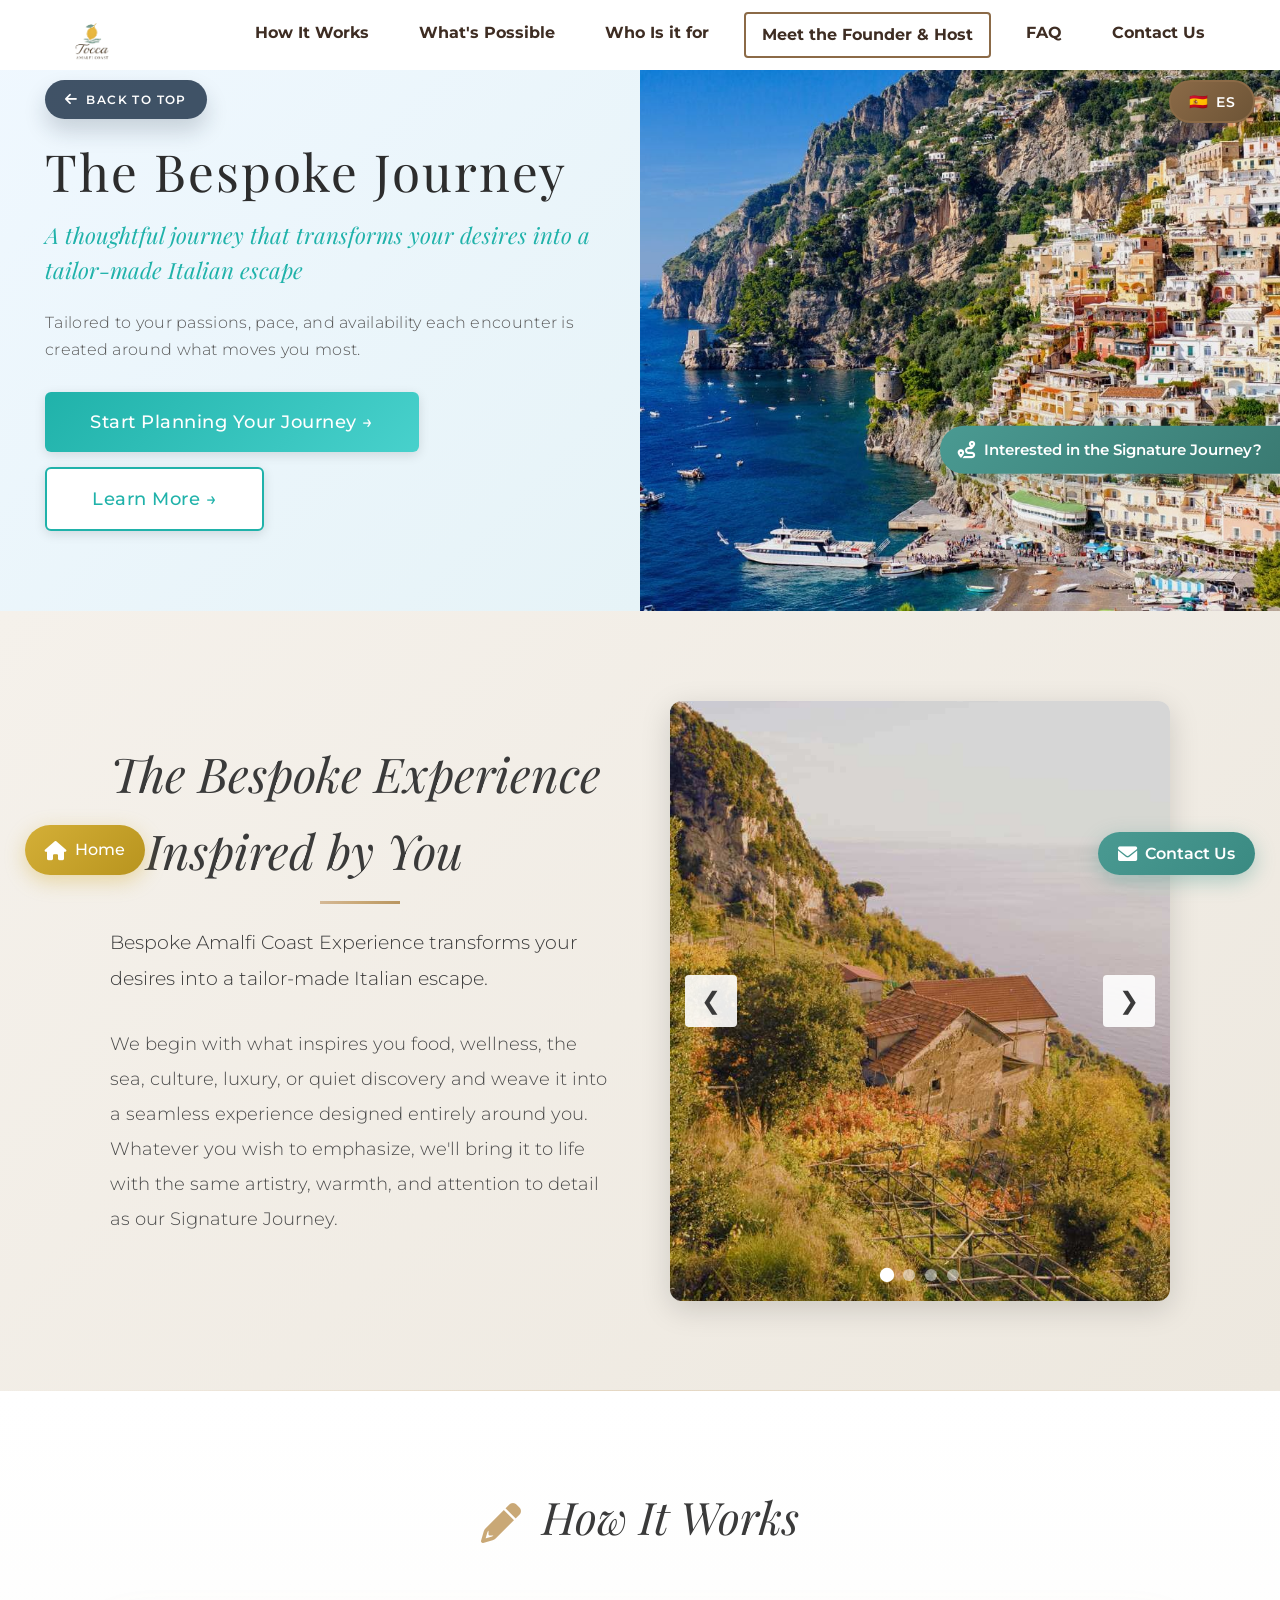
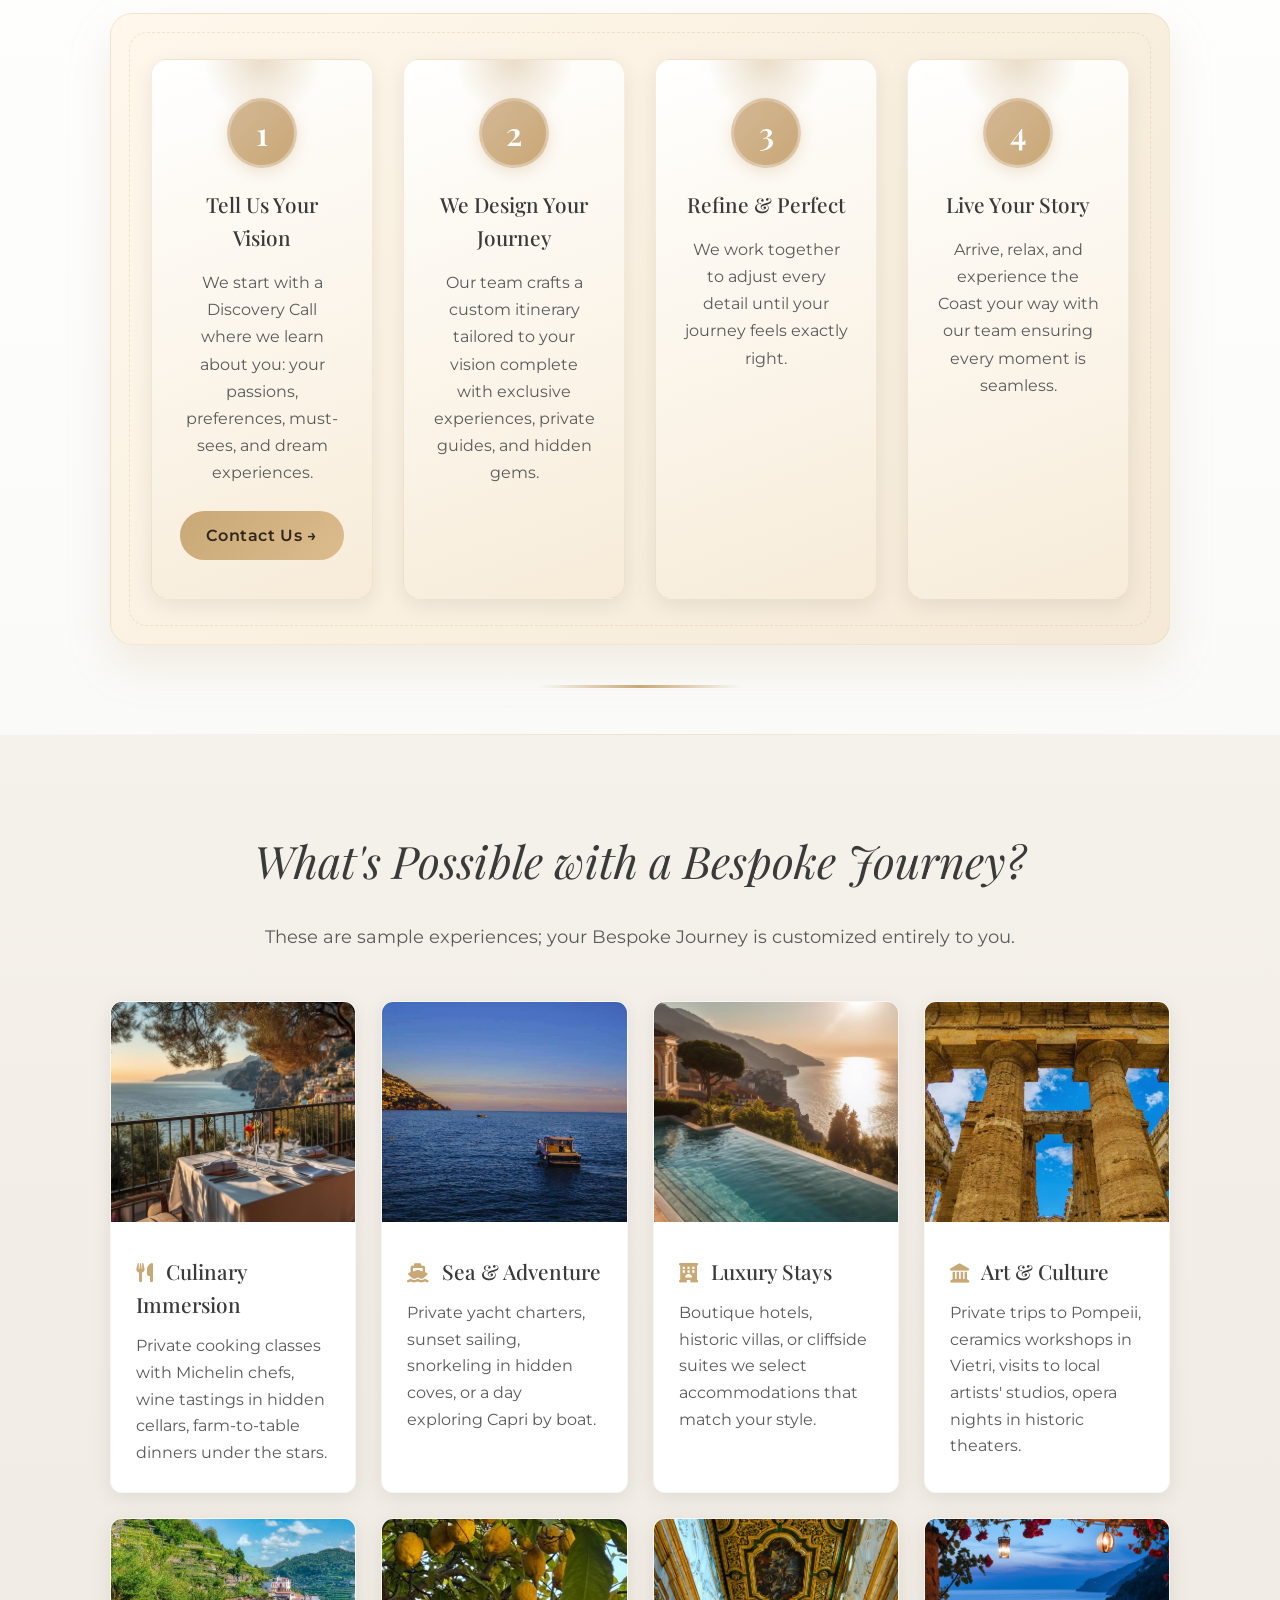
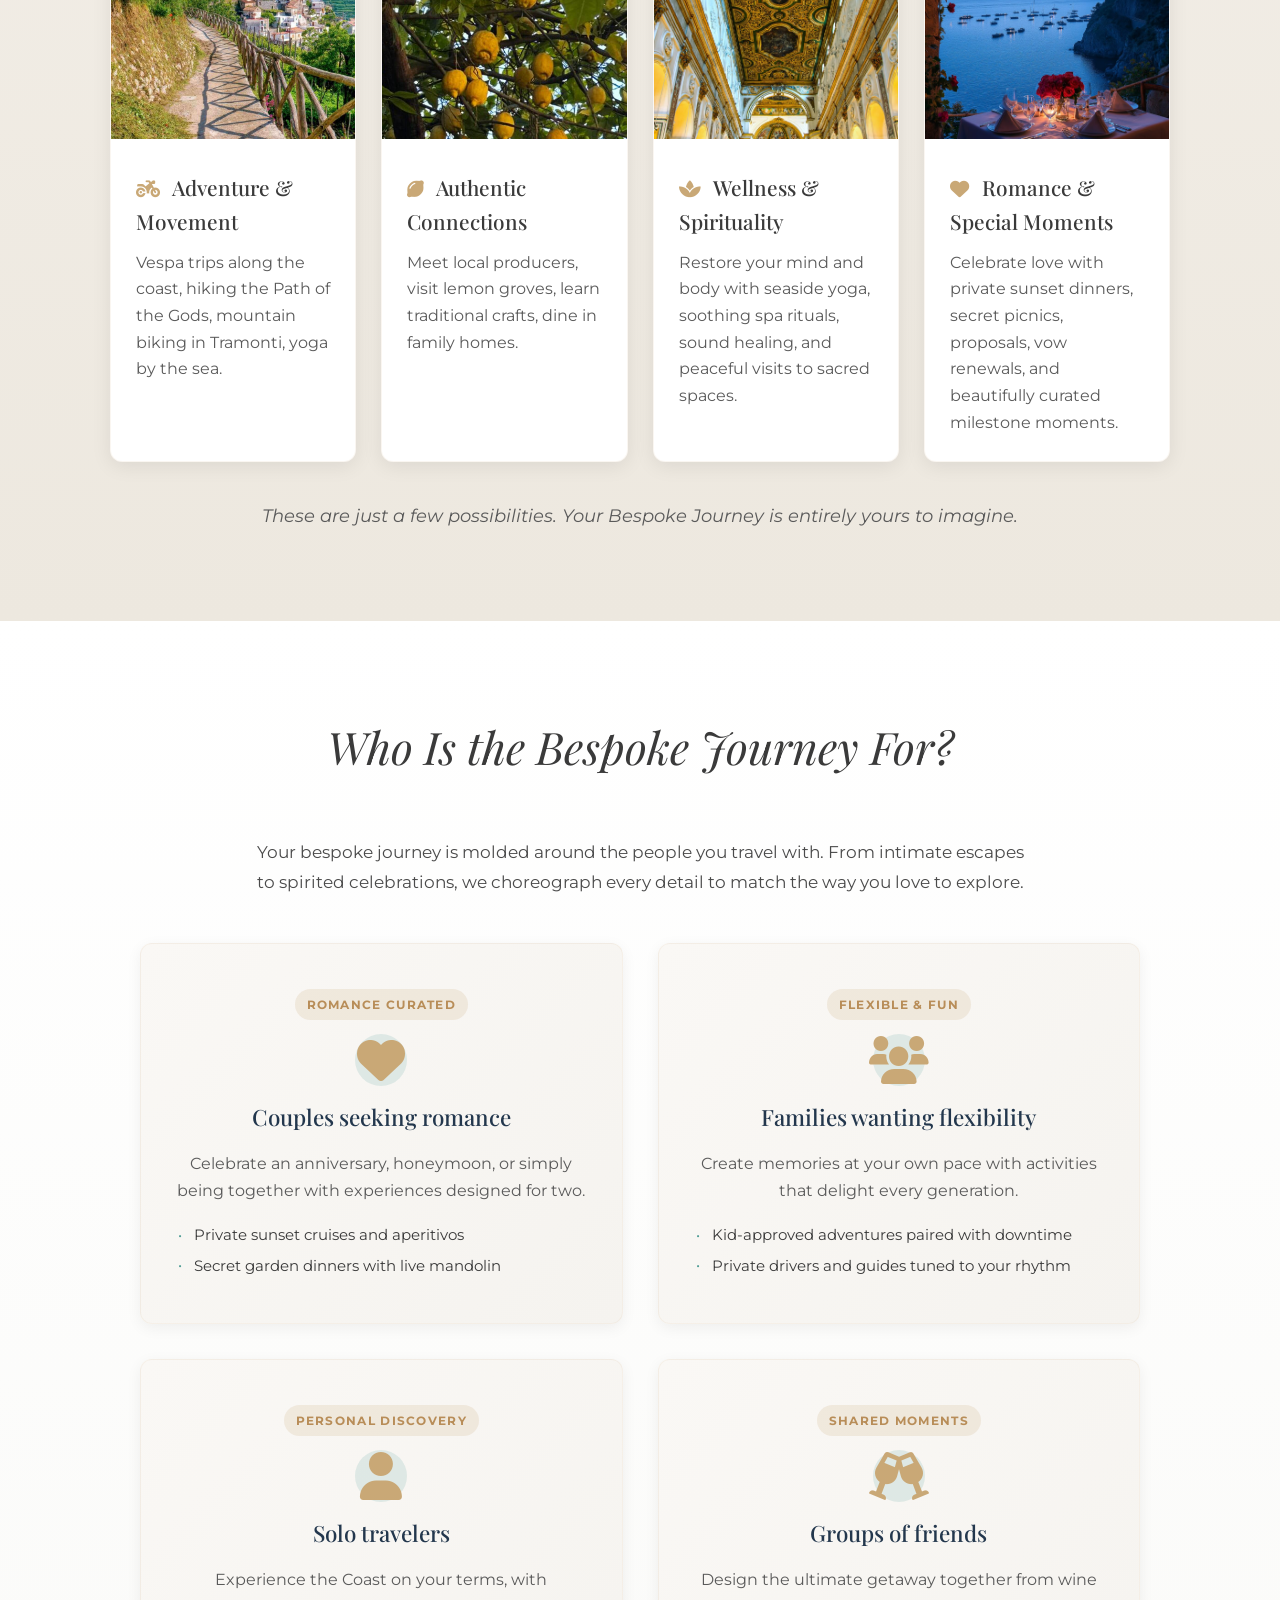
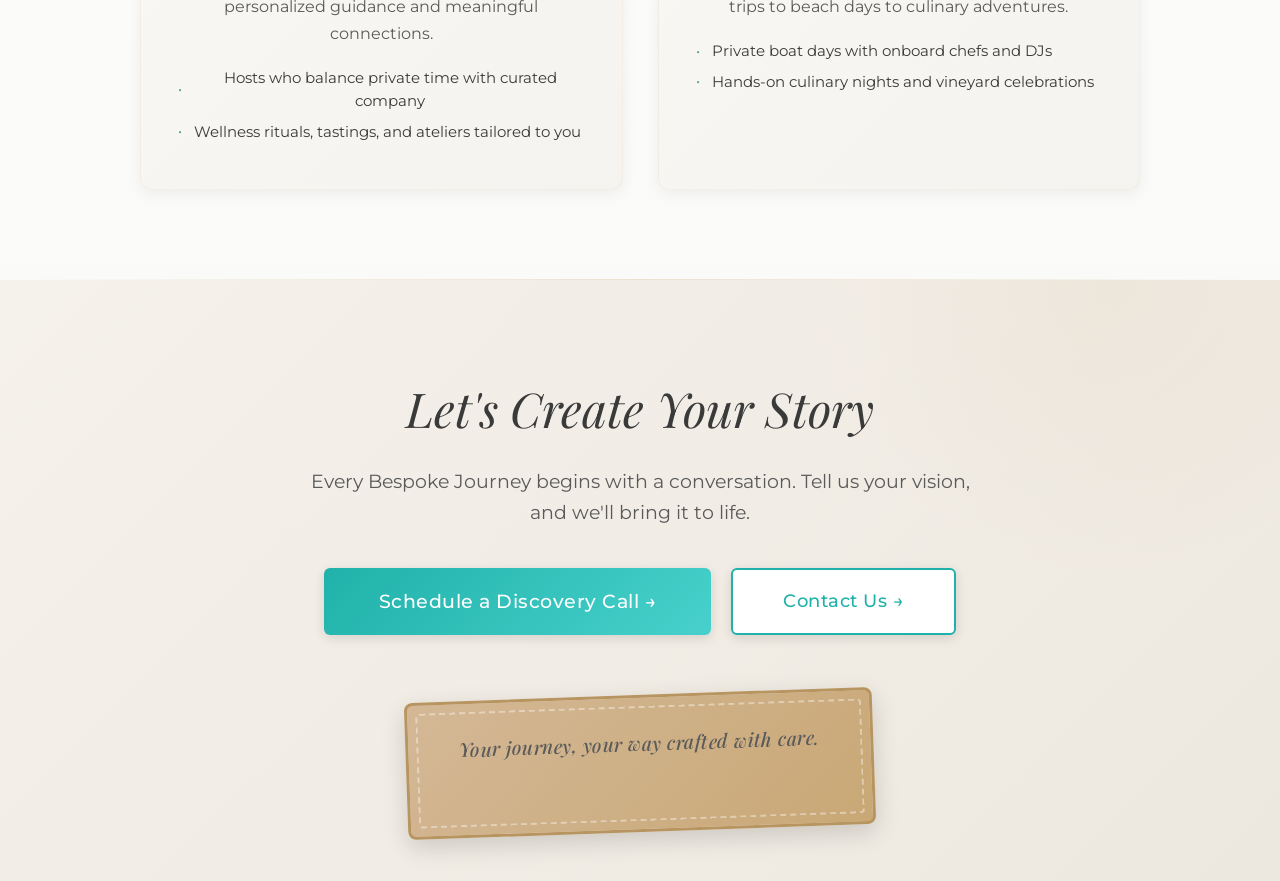
<file: the_bespoke_journey.html>
﻿<!DOCTYPE html>
<html lang="en">

<head>
    <meta charset="UTF-8">
    <meta name="viewport" content="width=device-width, initial-scale=1.0">
    <meta http-equiv="Cache-Control" content="no-cache, no-store, must-revalidate">
    <meta http-equiv="Pragma" content="no-cache">
    <meta http-equiv="Expires" content="0">

    <!-- Primary Meta Tags -->
    <title>Bespoke Journey - Tocca Amalfi Coast | Custom Luxury Amalfi Coast Trips</title>
    <meta name="title" content="Bespoke Journey - Tocca Amalfi Coast | Custom Luxury Amalfi Coast Trips">
    <meta name="description" content="Design your perfect Amalfi Coast experience with Tocca's Bespoke Journey. Fully customized private trips tailored to your dreams. Explore Positano, Ravello, Capri, and hidden gems with expert guidance.">
    <meta name="keywords" content="Tocca Amalfi Bespoke, custom Amalfi trips, private Amalfi Coast trips, bespoke Italy travel, personalized Amalfi experience, luxury private trips, custom Italian vacation, Tocca Amalfi private journey">
    <meta name="author" content="Tocca Amalfi Coast">
    <meta name="robots" content="index, follow">
    <link rel="canonical" href="https://www.toccaamalfi.com/the_bespoke_journey.html">
    
    <!-- Open Graph / Facebook -->
    <meta property="og:type" content="website">
    <meta property="og:url" content="https://www.toccaamalfi.com/the_bespoke_journey.html">
    <meta property="og:title" content="Bespoke Journey - Tocca Amalfi Coast | Custom Luxury Trips">
    <meta property="og:description" content="Create your dream Amalfi Coast experience with Tocca's fully customized Bespoke Journey. Private, personalized, unforgettable.">
    <meta property="og:image" content="https://www.toccaamalfi.com/imagenes/tocca_amalfi_nav.png">
    <meta property="og:site_name" content="Tocca Amalfi Coast">
    
    <!-- Twitter -->
    <meta property="twitter:card" content="summary_large_image">
    <meta property="twitter:url" content="https://www.toccaamalfi.com/the_bespoke_journey.html">
    <meta property="twitter:title" content="Bespoke Journey - Tocca Amalfi Coast">
    <meta property="twitter:description" content="Design your perfect custom Amalfi Coast trip with Tocca.">
    <meta property="twitter:image" content="https://www.toccaamalfi.com/imagenes/tocca_amalfi_nav.png">
    
    <!-- Preload critical resources -->
    <link rel="preload" href="style.css?v=20251221" as="style">
    <link rel="preload" href="imagenes/views.jpg" as="image">
    <link rel="preload" href="imagenes/tocca_amalfi_nav.png" as="image">
    
    <link rel="stylesheet" href="style.css?v=20251221">
    <link rel="preconnect" href="https://fonts.googleapis.com">
    <link rel="preconnect" href="https://fonts.gstatic.com" crossorigin>
    <link
        href="https://fonts.googleapis.com/css2?family=Cinzel:wght@400;700&family=Montserrat:wght@300;400;700&family=Playfair+Display:wght@400;700&family=Style+Script&display=swap"
        rel="stylesheet">
    <link rel="stylesheet" href="https://cdnjs.cloudflare.com/ajax/libs/font-awesome/6.0.0-beta3/css/all.min.css" media="print" onload="this.media='all'">
    <noscript><link rel="stylesheet" href="https://cdnjs.cloudflare.com/ajax/libs/font-awesome/6.0.0-beta3/css/all.min.css"></noscript>
    <link rel="icon" type="image/png" sizes="16x16" href="favicon-16x16.png">
    
    <!-- Translation System -->
    <script src="translations.js"></script>
</head>

<body>

    <!-- Language Toggle Button -->
    <button id="language-toggle" aria-label="Change language">
        🇪🇸 <span>ES</span>
    </button>

    <!-- Back to Top Button -->
    <button id="backToTop" class="back-to-top" title="Back to top">
        <i class="fas fa-arrow-up"></i>
    </button>

    <a href="index.html#hero" class="home-button" title="Back to Home">
        <i class="fas fa-home"></i>
        <span class="home-text" data-i18n="common.home">Home</span>
    </a>

    <a href="the_signature_journey.html" class="signature-journey-badge" title="View the Signature Journey">
        <i class="fas fa-route"></i>
        <span class="badge-text" data-i18n="bes.badge.signature">View the Signature Journey</span>
    </a>

    <div id="contact-menu" class="contact-menu">
        <button class="contact-toggle" onclick="toggleContactMenu()">
            <i class="fas fa-envelope"></i>
            <span class="contact-text" data-i18n="contact.text">Contact Us</span>
        </button>
        <div class="contact-options">
            <a href="mailto:info@toccaamalfi.com?subject=More%20information%20-%20Bespoke%20Journey" class="contact-option" title="Email Us">
                <i class="fas fa-envelope"></i>
                <span data-i18n="contact.email">Email</span>
            </a>
            <a href="https://wa.me/16462298158?text=Hello!%20I'd%20like%20to%20know%20more%20about%20the%20trips." target="_blank" class="contact-option" title="WhatsApp">
                <i class="fab fa-whatsapp"></i>
                <span data-i18n="contact.whatsapp">WhatsApp</span>
            </a>
            <a href="sms:+16462298158?body=Hello!%20I'd%20like%20more%20information%20about%20the%20Bespoke%20Journey." class="contact-option" title="Text">
                <i class="fas fa-comment"></i>
                <span data-i18n="common.text">Text</span>
            </a>
            <a href="tel:+16462298158" class="contact-option" title="Call Us">
                <i class="fas fa-phone"></i>
                <span data-i18n="contact.call">Call</span>
            </a>
        </div>
    </div>

    <header class="main-header">
        <nav class="navbar">
            <a href="index.html#hero" class="nav-logo-container">
                <img src="imagenes/tocca_amalfi_nav.png" alt="Tocca Amalfi Logo" class="nav-logo">
            </a>
            <div class="nav-menu">
                <a href="#bespoke-how-it-works" class="nav-link" data-i18n="bes.nav.how">How It Works</a>
                <a href="#bespoke-whats-possible" class="nav-link">What's Possible</a>
                <a href="#bespoke-who-for" class="nav-link">Who Is it for</a>
                <a href="https://www.instagram.com/reel/DSJMtSyEf_i/" target="_blank" class="nav-link" style="border: 2px solid #8b6a47; padding: 8px 16px; border-radius: 4px;" data-i18n="nav.meet">Meet the Founder & Host</a>
                <a href="faq.html" class="nav-link" data-i18n="nav.faq">FAQ</a>
                <a href="#" class="nav-link" onclick="openRequestModal(); return false;" data-i18n="nav.contact">Contact Us</a>
            </div>
            <button class="hamburger" aria-label="Open menu">
                <span class="bar"></span>
                <span class="bar"></span>
                <span class="bar"></span>
            </button>
        </nav>
    </header>

    <main>
        <!-- HERO SECTION - Two Column Layout -->
        <section class="signature-hero">
            <div class="signature-hero-content">
                <a href="index.html#hero" class="back-home-link"><i class="fas fa-arrow-left"></i> <span data-i18n="common.back">Back to Home</span></a>
                <h1 data-i18n="bes.hero.title">The Bespoke Experience</h1>
                <p class="signature-subtitle" data-i18n="bes.hero.subtitle">Inspired by You</p>
                <p class="signature-description" data-i18n="bes.hero.desc">Tailored to your passions, pace, and availability each encounter is created around what moves you most.</p>
                <div class="signature-hero-cta">
                    <a href="#" class="btn-primary-large" onclick="openRequestModal(); return false;" data-i18n="bes.hero.cta">Start Your Journey →</a>
                    <a href="#bespoke-inspired" class="btn-secondary-large" data-i18n="bes.hero.learn">Learn More →</a>
                </div>
            </div>
            <div class="signature-hero-image">
                <img src="imagenes/views.jpg" alt="Amalfi Coast dramatic view">
            </div>
        </section>

        <!-- INTRO SECTION -->
        <section id="bespoke-intro" class="bespoke-intro-section">
            <div class="signature-container bespoke-intro-wrapper">
                <div class="bespoke-intro-text">
                    <h2 data-i18n="bes.intro.title">The Bespoke Experience - Inspired by You</h2>
                    <p data-i18n="bes.intro.desc1">Bespoke Amalfi Coast Experience transforms your desires into a tailor-made Italian escape.</p>
                    <p data-i18n="bes.intro.desc2">We begin with what inspires you food, wellness, the sea, culture, luxury, or quiet discovery and weave it into a seamless experience designed entirely around you. Whatever you wish to emphasize, we'll bring it to life with the same artistry, warmth, and attention to detail as our Signature Journey.</p>
                </div>

                <div class="signature-why-carousel">
                    <div class="carousel-container">
                        <div class="carousel-slide active">
                            <img src="imagenesparapaginas/carrouselbespoke1.jpeg" alt="Amalfi Coast hillside home" loading="lazy">
                        </div>
                        <div class="carousel-slide">
                            <img src="imagenesparapaginas/carrouselbespoke2.jpeg" alt="Coastal bridge and tunnel" loading="lazy">
                        </div>
                        <div class="carousel-slide">
                            <img src="imagenesparapaginas/carrouselbespoke3.jpeg" alt="Faraglioni rocks Capri" loading="lazy">
                        </div>
                        <div class="carousel-slide">
                            <img src="imagenesparapaginas/carrouselbespoke4.jpeg" alt="Kayaking Amalfi Coast" loading="lazy">
                        </div>
                    </div>
                    <button class="carousel-btn prev" onclick="moveBespokeCarousel(-1)">&#10094;</button>
                    <button class="carousel-btn next" onclick="moveBespokeCarousel(1)">&#10095;</button>
                    <div class="carousel-dots">
                        <span class="dot active" onclick="currentBespokeSlide(1)"></span>
                        <span class="dot" onclick="currentBespokeSlide(2)"></span>
                        <span class="dot" onclick="currentBespokeSlide(3)"></span>
                        <span class="dot" onclick="currentBespokeSlide(4)"></span>
                    </div>
                </div>
            </div>
        </section>

        <!-- HOW IT WORKS -->
        <section id="bespoke-how-it-works" class="bespoke-how-section">
            <div class="signature-container">
                <h2><i class="fas fa-pencil-alt"></i> <span data-i18n="bes.how.title">How It Works</span></h2>
                
                <div class="bespoke-steps">
                    <div class="bespoke-step">
                        <div class="step-number">1</div>
                        <h3>Tell Us Your Vision</h3>
                        <p>We start with a Discovery Call where we learn about you: your passions, preferences, must-sees, and dream experiences.</p>
                        <a href="mailto:info@toccaamalfi.com?subject=More%20information%20-%20Bespoke%20Journey" class="step-cta">Contact Us →</a>
                    </div>
                    
                    <div class="bespoke-step">
                        <div class="step-number">2</div>
                        <h3>We Design Your Journey</h3>
                        <p>Our team crafts a custom itinerary tailored to your vision complete with exclusive experiences, private guides, and hidden gems.</p>
                    </div>
                    
                    <div class="bespoke-step">
                        <div class="step-number">3</div>
                        <h3>Refine & Perfect</h3>
                        <p>We work together to adjust every detail until your journey feels exactly right.</p>
                    </div>
                    
                    <div class="bespoke-step">
                        <div class="step-number">4</div>
                        <h3>Live Your Story</h3>
                        <p>Arrive, relax, and experience the Coast your way with our team ensuring every moment is seamless.</p>
                    </div>
                </div>
            </div>
        </section>

        <!-- WHAT'S POSSIBLE -->
        <section id="bespoke-whats-possible" class="bespoke-possible-section">
            <div class="signature-container">
                <h2 data-i18n="bes.possible.title">What's Possible with a Bespoke Journey?</h2>
                <p class="bespoke-possible-intro" data-i18n="bes.possible.intro">These are sample experiences; your Bespoke Journey is customized entirely to you.</p>
                
                <div class="bespoke-grid">
                    <div class="bespoke-card">
                        <img src="imagenesparapaginas/CulinaryImmersion.jpeg" alt="Culinary experiences" loading="lazy">
                        <div class="bespoke-card-content">
                            <h3><i class="fas fa-utensils"></i> Culinary Immersion</h3>
                            <p>Private cooking classes with Michelin chefs, wine tastings in hidden cellars, farm-to-table dinners under the stars.</p>
                        </div>
                    </div>
                    
                    <div class="bespoke-card">
                        <img src="imagenesparapaginas/withbespokejourneyseaandadventure.jpeg" alt="Private boat trips" loading="lazy">
                        <div class="bespoke-card-content">
                            <h3><i class="fas fa-ship"></i> Sea & Adventure</h3>
                            <p>Private yacht charters, sunset sailing, snorkeling in hidden coves, or a day exploring Capri by boat.</p>
                        </div>
                    </div>
                    
                    <div class="bespoke-card">
                        <img src="imagenesparapaginas/luxurystays.jpeg" alt="Luxury accommodations" loading="lazy">
                        <div class="bespoke-card-content">
                            <h3><i class="fas fa-hotel"></i> Luxury Stays</h3>
                            <p>Boutique hotels, historic villas, or cliffside suites we select accommodations that match your style.</p>
                        </div>
                    </div>
                    
                    <div class="bespoke-card">
                        <img src="imagenesparapaginas/Artandculture.jpeg" alt="Cultural experiences" loading="lazy">
                        <div class="bespoke-card-content">
                            <h3><i class="fas fa-landmark"></i> Art & Culture</h3>
                            <p>Private trips to Pompeii, ceramics workshops in Vietri, visits to local artists' studios, opera nights in historic theaters.</p>
                        </div>
                    </div>
                    
                    <div class="bespoke-card">
                        <img src="imagenesparapaginas/adventureandmovement.jpeg" alt="Vespa trips" loading="lazy">
                        <div class="bespoke-card-content">
                            <h3><i class="fas fa-motorcycle"></i> Adventure & Movement</h3>
                            <p>Vespa trips along the coast, hiking the Path of the Gods, mountain biking in Tramonti, yoga by the sea.</p>
                        </div>
                    </div>
                    
                    <div class="bespoke-card">
                        <img src="imagenesparapaginas/autenticconection.jpeg" alt="Local experiences" loading="lazy">
                        <div class="bespoke-card-content">
                            <h3><i class="fas fa-lemon"></i> Authentic Connections</h3>
                            <p>Meet local producers, visit lemon groves, learn traditional crafts, dine in family homes.</p>
                        </div>
                    </div>
                    
                    <div class="bespoke-card">
                        <img src="imagenesparapaginas/wellness and sport is.jpeg" alt="Wellness and spirituality experiences" loading="lazy">
                        <div class="bespoke-card-content">
                            <h3><i class="fas fa-spa"></i> Wellness & Spirituality</h3>
                            <p>Restore your mind and body with seaside yoga, soothing spa rituals, sound healing, and peaceful visits to sacred spaces.</p>
                        </div>
                    </div>
                    
                    <div class="bespoke-card">
                        <img src="imagenesparapaginas/romantic.jpeg" alt="Romantic experiences" loading="lazy">
                        <div class="bespoke-card-content">
                            <h3><i class="fas fa-heart"></i> Romance & Special Moments</h3>
                            <p>Celebrate love with private sunset dinners, secret picnics, proposals, vow renewals, and beautifully curated milestone moments.</p>
                        </div>
                    </div>
                </div>
                
                <p class="bespoke-closing-note" style="text-align: center; font-style: italic; color: #5a5a5a; margin-top: 40px; font-size: 1.1rem;">These are just a few possibilities. Your Bespoke Journey is entirely yours to imagine.</p>
            </div>
        </section>

        <!-- WHO IS THIS FOR -->
        <section id="bespoke-who-for" class="bespoke-for-section">
            <div class="signature-container">
                <h2 data-i18n="bes.who.title">Who Is the Bespoke Journey For?</h2>
                <p class="bespoke-for-intro" data-i18n="bes.who.intro">Your bespoke journey is molded around the people you travel with. From intimate escapes to spirited celebrations, we choreograph every detail to match the way you love to explore.</p>

                <div class="bespoke-for-grid">
                    <div class="bespoke-for-item">
                        <span class="bespoke-for-tag">Romance Curated</span>
                        <i class="fas fa-heart"></i>
                        <h3>Couples seeking romance</h3>
                        <p>Celebrate an anniversary, honeymoon, or simply being together with experiences designed for two.</p>
                        <ul class="bespoke-for-highlights">
                            <li>Private sunset cruises and aperitivos</li>
                            <li>Secret garden dinners with live mandolin</li>
                        </ul>
                    </div>

                    <div class="bespoke-for-item">
                        <span class="bespoke-for-tag">Flexible &amp; Fun</span>
                        <i class="fas fa-users"></i>
                        <h3>Families wanting flexibility</h3>
                        <p>Create memories at your own pace with activities that delight every generation.</p>
                        <ul class="bespoke-for-highlights">
                            <li>Kid-approved adventures paired with downtime</li>
                            <li>Private drivers and guides tuned to your rhythm</li>
                        </ul>
                    </div>

                    <div class="bespoke-for-item">
                        <span class="bespoke-for-tag">Personal Discovery</span>
                        <i class="fas fa-user"></i>
                        <h3>Solo travelers</h3>
                        <p>Experience the Coast on your terms, with personalized guidance and meaningful connections.</p>
                        <ul class="bespoke-for-highlights">
                            <li>Hosts who balance private time with curated company</li>
                            <li>Wellness rituals, tastings, and ateliers tailored to you</li>
                        </ul>
                    </div>

                    <div class="bespoke-for-item">
                        <span class="bespoke-for-tag">Shared Moments</span>
                        <i class="fas fa-glass-cheers"></i>
                        <h3>Groups of friends</h3>
                        <p>Design the ultimate getaway together from wine trips to beach days to culinary adventures.</p>
                        <ul class="bespoke-for-highlights">
                            <li>Private boat days with onboard chefs and DJs</li>
                            <li>Hands-on culinary nights and vineyard celebrations</li>
                        </ul>
                    </div>
                </div>
            </div>
        </section>

        <!-- DISCOVERY CALL CTA -->
        <section class="bespoke-cta-section">
            <div class="signature-container">
                <h2 data-i18n="bes.cta.title">Let's Create Your Story</h2>
                <p data-i18n="bes.cta.desc">Every Bespoke Journey begins with a conversation. Tell us your vision, and we'll bring it to life.</p>
                
                <div class="signature-cta-buttons">
                    <a href="#" class="btn-primary-xl" onclick="openRequestModal(); return false;">Schedule a Discovery Call →</a>
                    <a href="#" class="btn-secondary-xl" onclick="openRequestModal(); return false;">Contact Us →</a>
                </div>
                
                <!-- Bespoke Stamp -->
                <div class="bespoke-stamp-overlay">
                    <div class="bespoke-stamp-content">
                        <p>Your journey, your way crafted with care.</p>
                    </div>
                </div>
            </div>
        </section>



    </main>

    <!-- REQUEST SPOT MODAL -->
    <div id="requestModal" class="request-modal">
        <div class="request-modal-content">
            <span class="request-modal-close" onclick="closeRequestModal()">&times;</span>
            <h2></h2>
            
            <div class="request-contact-options">
                <div class="request-option">
                    <i class="fas fa-envelope"></i>
                    <h3>Email Jessica</h3>
                    <a href="mailto:info@toccaamalfi.com?subject=More%20information%20-%20Bespoke%20Journey" class="request-btn">Send an Email</a>
                </div>
                
                <div class="request-option">
                    <i class="fas fa-phone"></i>
                    <h3>Request a Call</h3>
                    <a href="tel:+16462298158" class="request-btn">Schedule a Call</a>
                </div>
                
                <div class="request-option">
                    <i class="fab fa-whatsapp"></i>
                    <h3>WhatsApp</h3>
                    <a href="https://wa.me/16462298158?text=Hello!%20I'd%20like%20to%20inquire%20about%20the%20Bespoke%20Journey." target="_blank" class="request-btn">Send a Message</a>
                </div>
                
                <div class="request-option">
                    <i class="fas fa-comment"></i>
                    <h3>Text Message</h3>
                    <a href="sms:+16462298158?body=Hello!%20I'd%20like%20to%20inquire%20about%20the%20Bespoke%20Journey." class="request-btn">Send a Text</a>
                </div>
            </div>
        </div>
    </div>

    <script>
        // HAMBURGER MENU
        document.addEventListener('DOMContentLoaded', function() {
            const hamburger = document.querySelector(".hamburger");
            const navMenu = document.querySelector(".nav-menu");
            const navLinks = document.querySelectorAll(".nav-link");
            
            if (hamburger && navMenu) {
                hamburger.addEventListener("click", function(e) {
                    e.preventDefault();
                    hamburger.classList.toggle("active");
                    navMenu.classList.toggle("active");
                    document.body.classList.toggle("no-scroll");
                });

                navLinks.forEach(function(link) {
                    link.addEventListener("click", function() {
                        hamburger.classList.remove("active");
                        navMenu.classList.remove("active");
                        document.body.classList.remove("no-scroll");
                    });
                });

                document.addEventListener("click", function(e) {
                    const isClickInsideMenu = navMenu.contains(e.target);
                    const isClickOnHamburger = hamburger.contains(e.target);
                    
                    if (!isClickInsideMenu && !isClickOnHamburger && navMenu.classList.contains('active')) {
                        hamburger.classList.remove("active");
                        navMenu.classList.remove("active");
                        document.body.classList.remove("no-scroll");
                    }
                });
            }
        });

        // REQUEST MODAL FUNCTIONS
        function openRequestModal() {
            document.getElementById('requestModal').style.display = 'block';
            document.body.style.overflow = 'hidden';
        }
        
        function closeRequestModal() {
            document.getElementById('requestModal').style.display = 'none';
            document.body.style.overflow = 'auto';
        }
        
        window.onclick = function(event) {
            const modal = document.getElementById('requestModal');
            if (event.target == modal) {
                closeRequestModal();
            }
        }

        // CONTACT MENU TOGGLE
        let contactMenuOpen = false;
        function toggleContactMenu() {
            const menu = document.getElementById('contact-menu');
            menu.classList.toggle('active');
            contactMenuOpen = !contactMenuOpen;
        }
        document.addEventListener('click', function(event) {
            const menu = document.getElementById('contact-menu');
            if (menu && !menu.contains(event.target) && contactMenuOpen) {
                toggleContactMenu();
            }
        });

        // BESPOKE CAROUSEL FUNCTIONALITY
        let bespokeSlideIndex = 1;
        showBespokeSlides(bespokeSlideIndex);

        function moveBespokeCarousel(n) {
            showBespokeSlides(bespokeSlideIndex += n);
        }

        function currentBespokeSlide(n) {
            showBespokeSlides(bespokeSlideIndex = n);
        }

        function showBespokeSlides(n) {
            let slides = document.querySelectorAll('.bespoke-intro-section .carousel-slide');
            let dots = document.querySelectorAll('.bespoke-intro-section .dot');
            
            if (n > slides.length) { bespokeSlideIndex = 1 }
            if (n < 1) { bespokeSlideIndex = slides.length }
            
            for (let i = 0; i < slides.length; i++) {
                slides[i].classList.remove("active");
            }
            for (let i = 0; i < dots.length; i++) {
                dots[i].classList.remove("active");
            }
            
            slides[bespokeSlideIndex - 1].classList.add("active");
            dots[bespokeSlideIndex - 1].classList.add("active");
        }

        // Auto-advance bespoke carousel every 5 seconds
        setInterval(() => {
            moveBespokeCarousel(1);
        }, 5000);

        // BACK TO TOP BUTTON
        const backToTopBtn = document.getElementById('backToTop');
        
        window.addEventListener('scroll', function() {
            if (window.pageYOffset > 300) {
                backToTopBtn.classList.add('show');
            } else {
                backToTopBtn.classList.remove('show');
            }
        });
        
        backToTopBtn.addEventListener('click', function() {
            window.scrollTo({
                top: 0,
                behavior: 'smooth'
            });
        });
    </script>
</body>

</html>
</file>
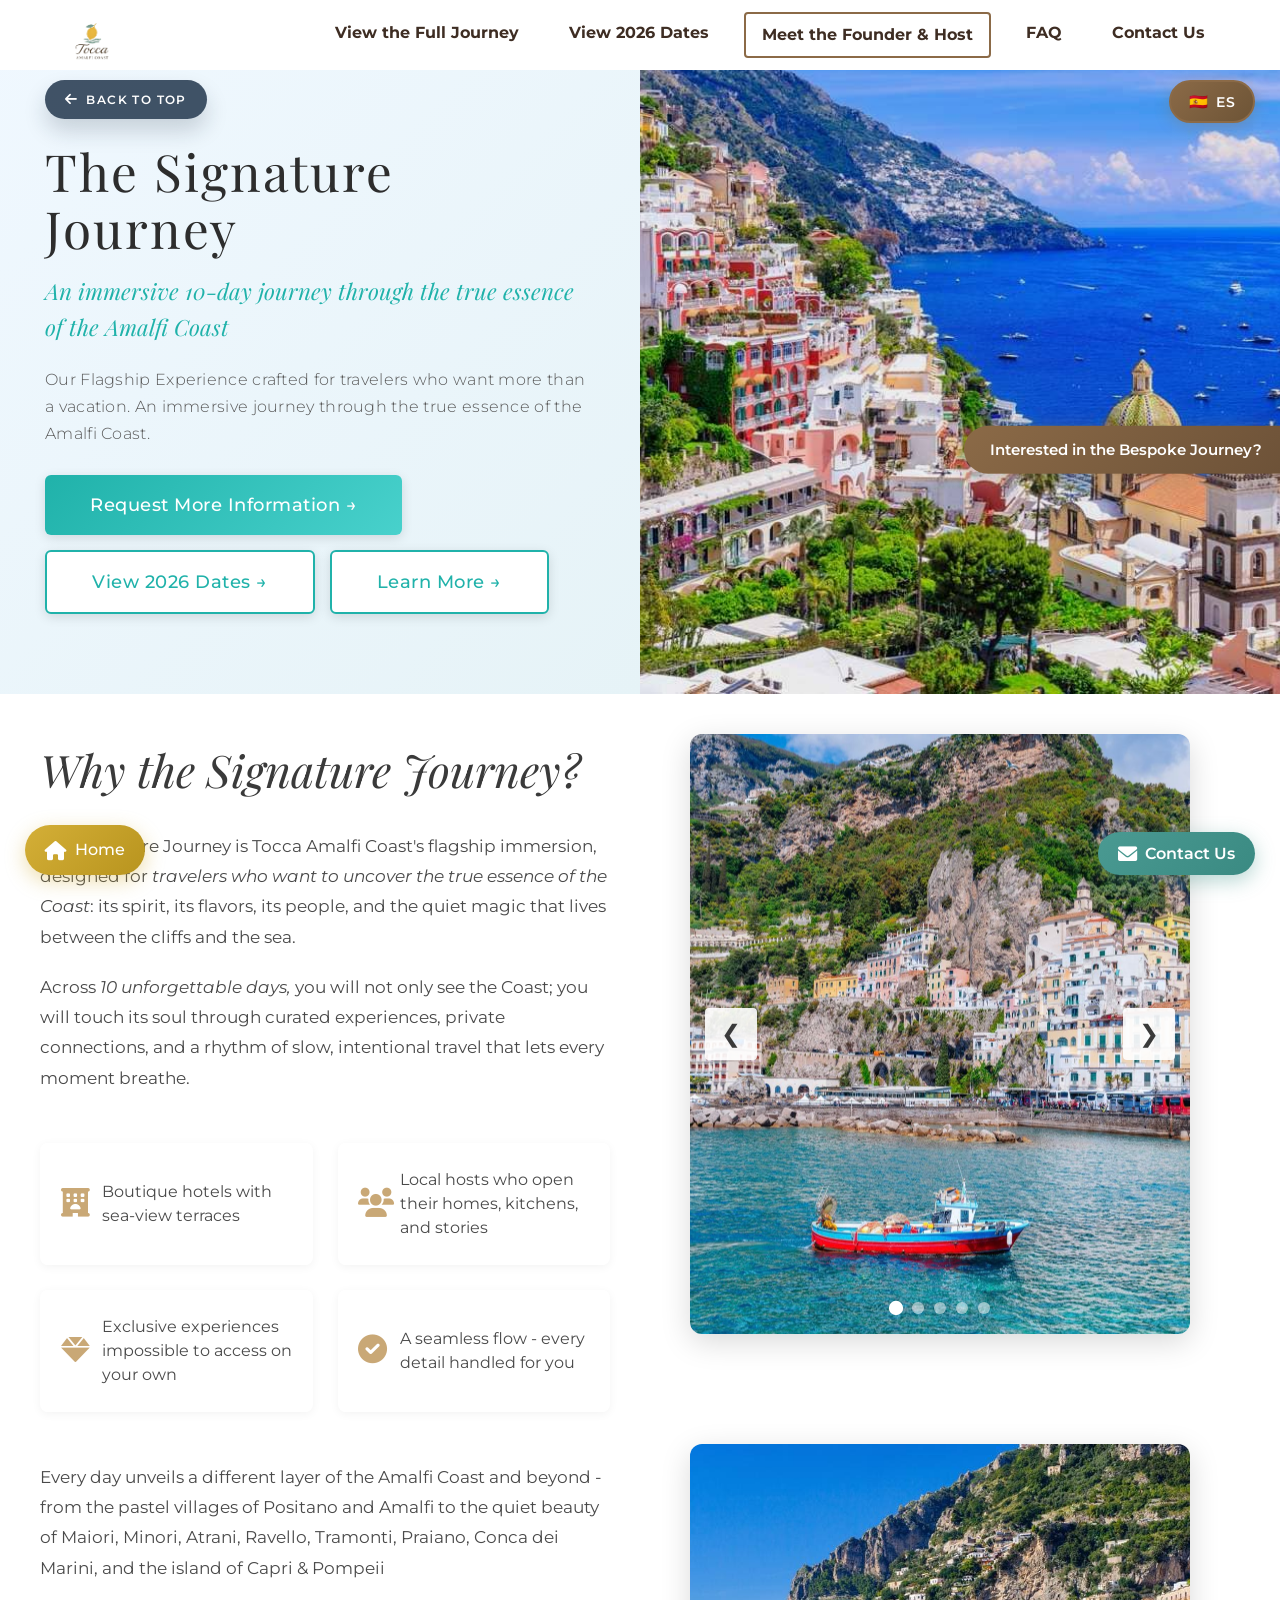
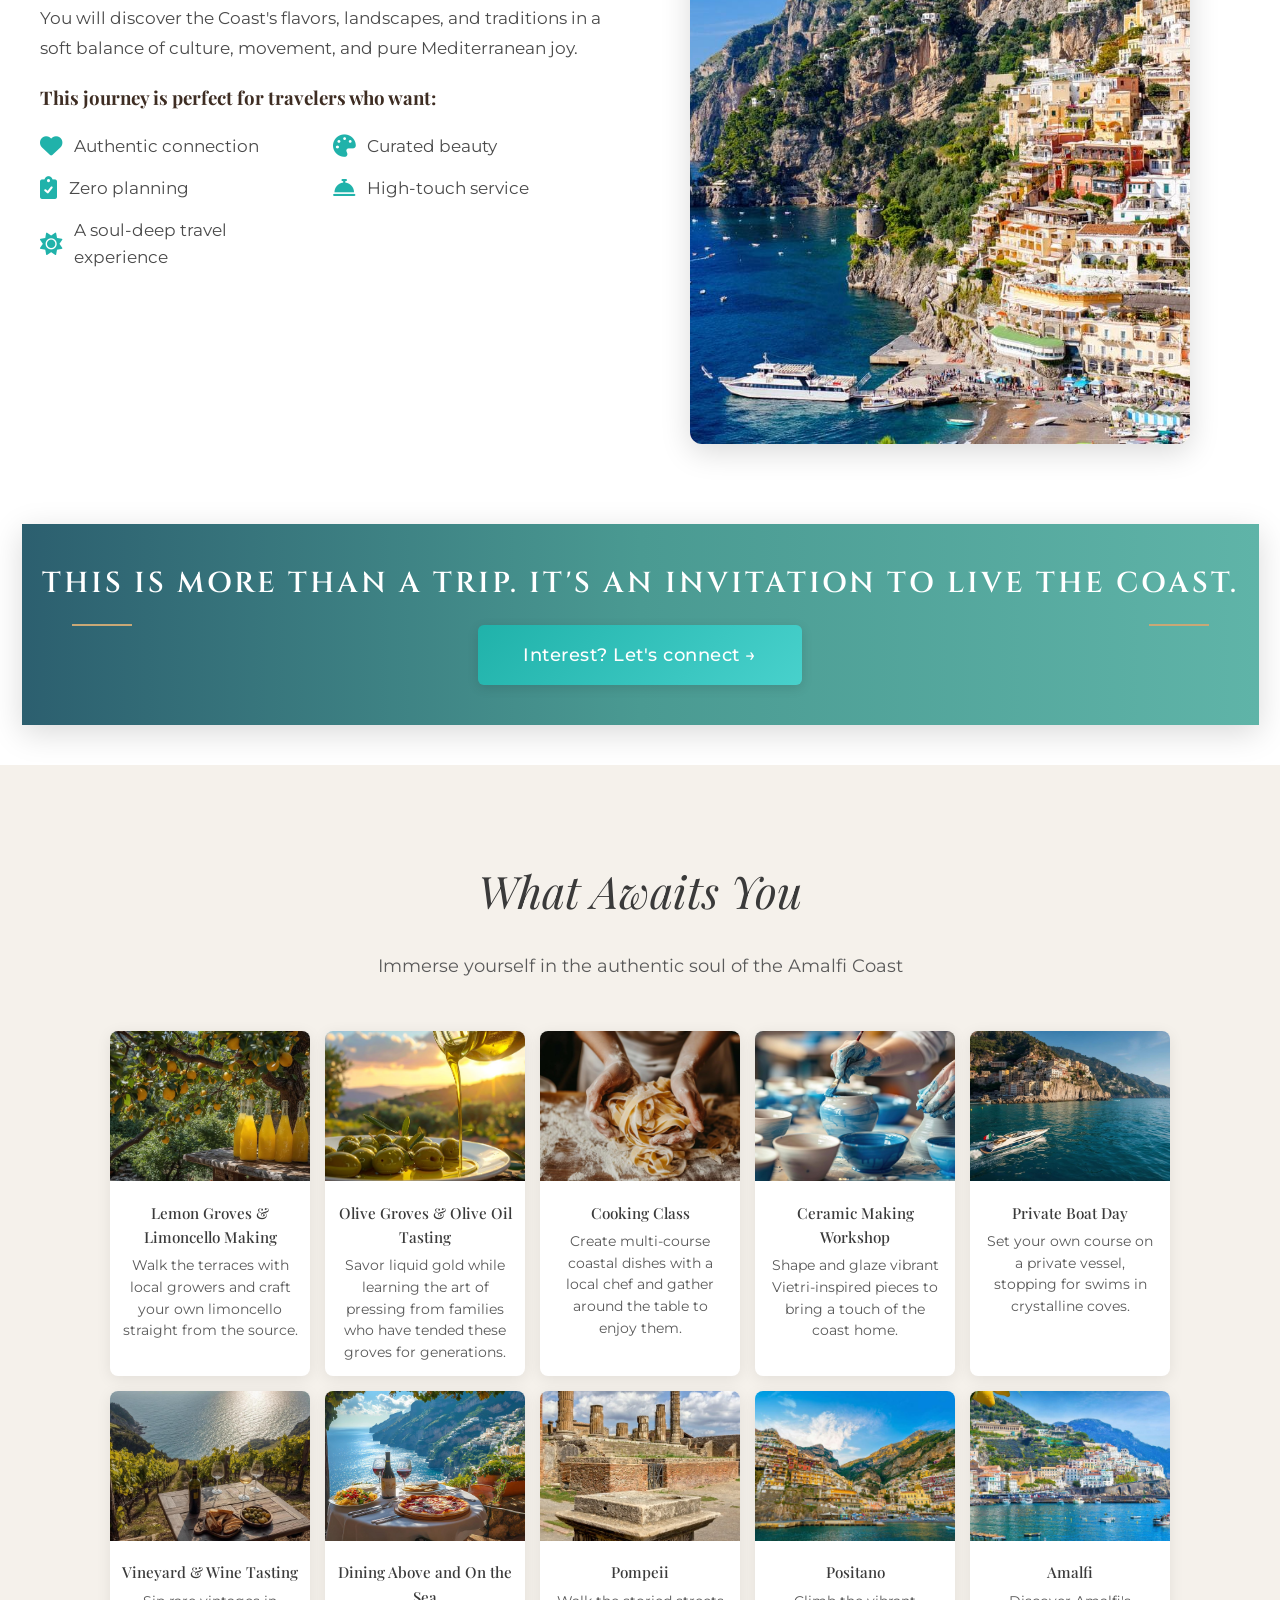
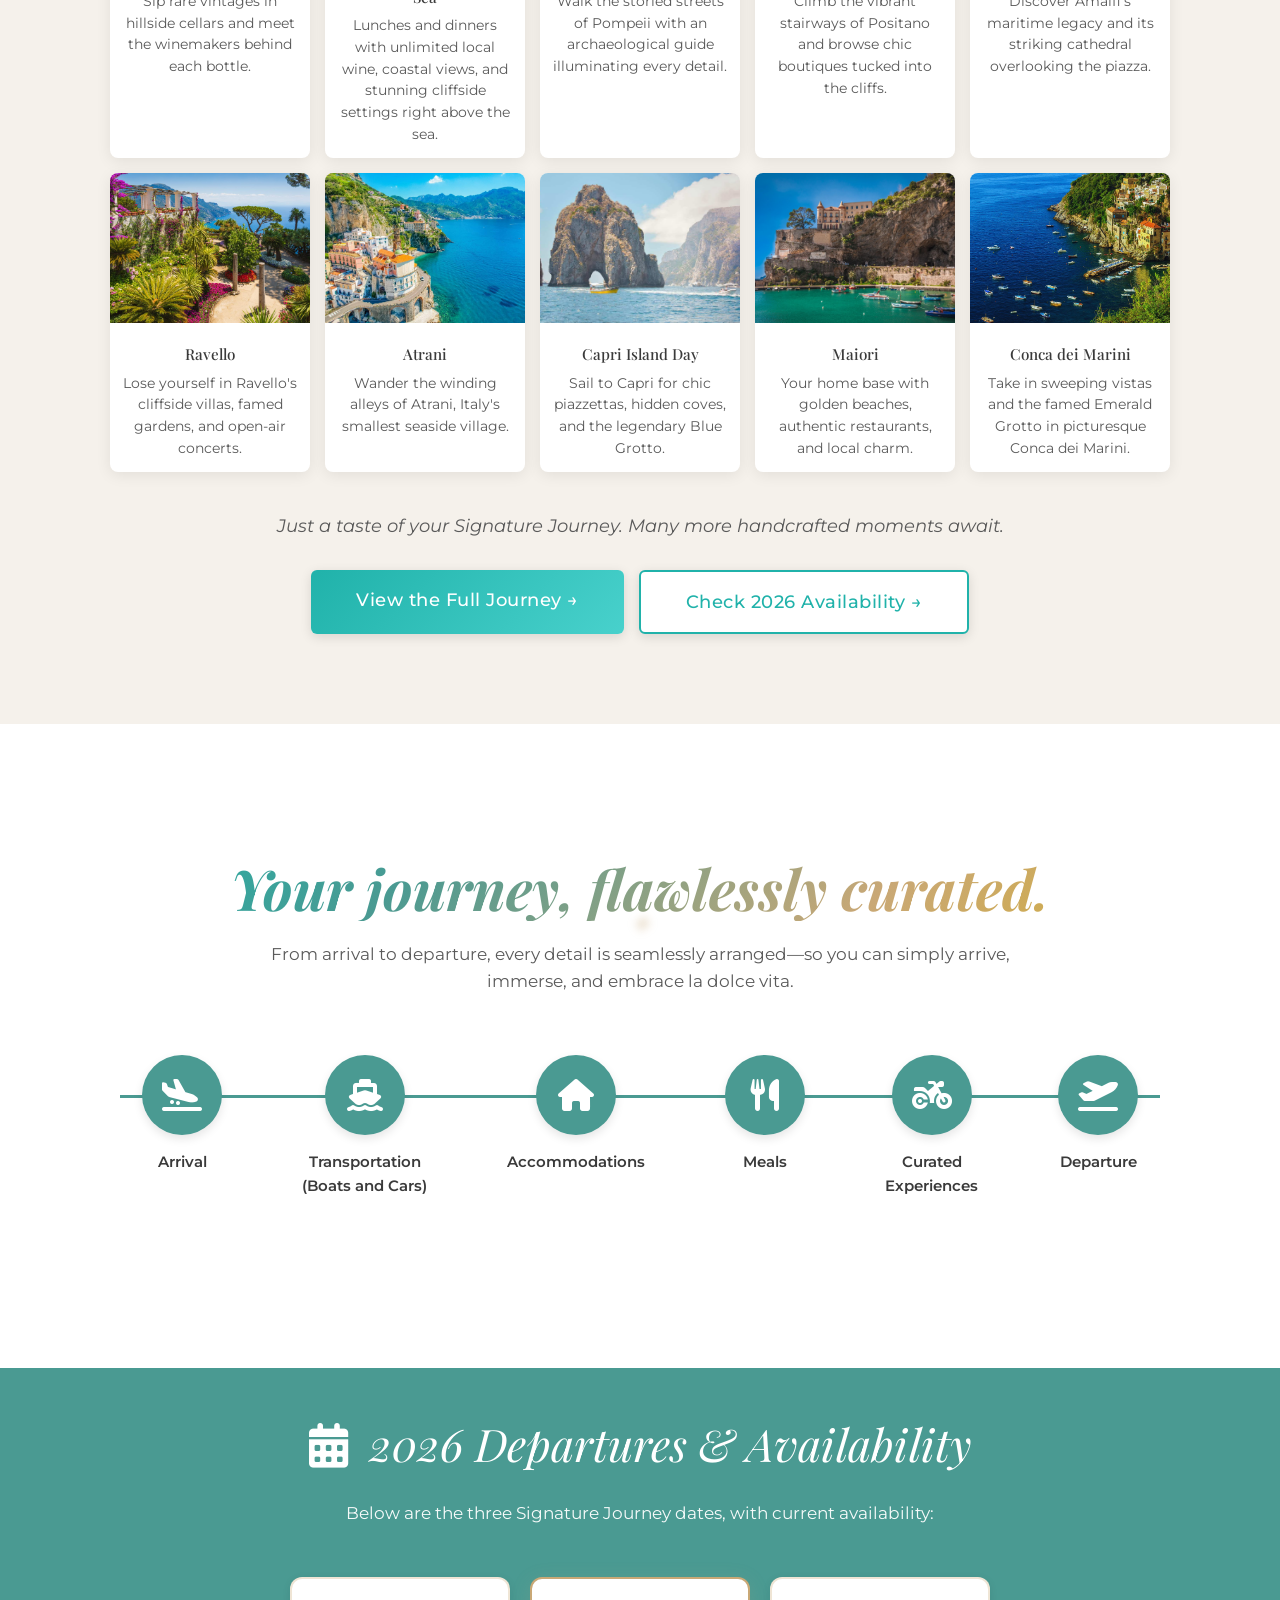
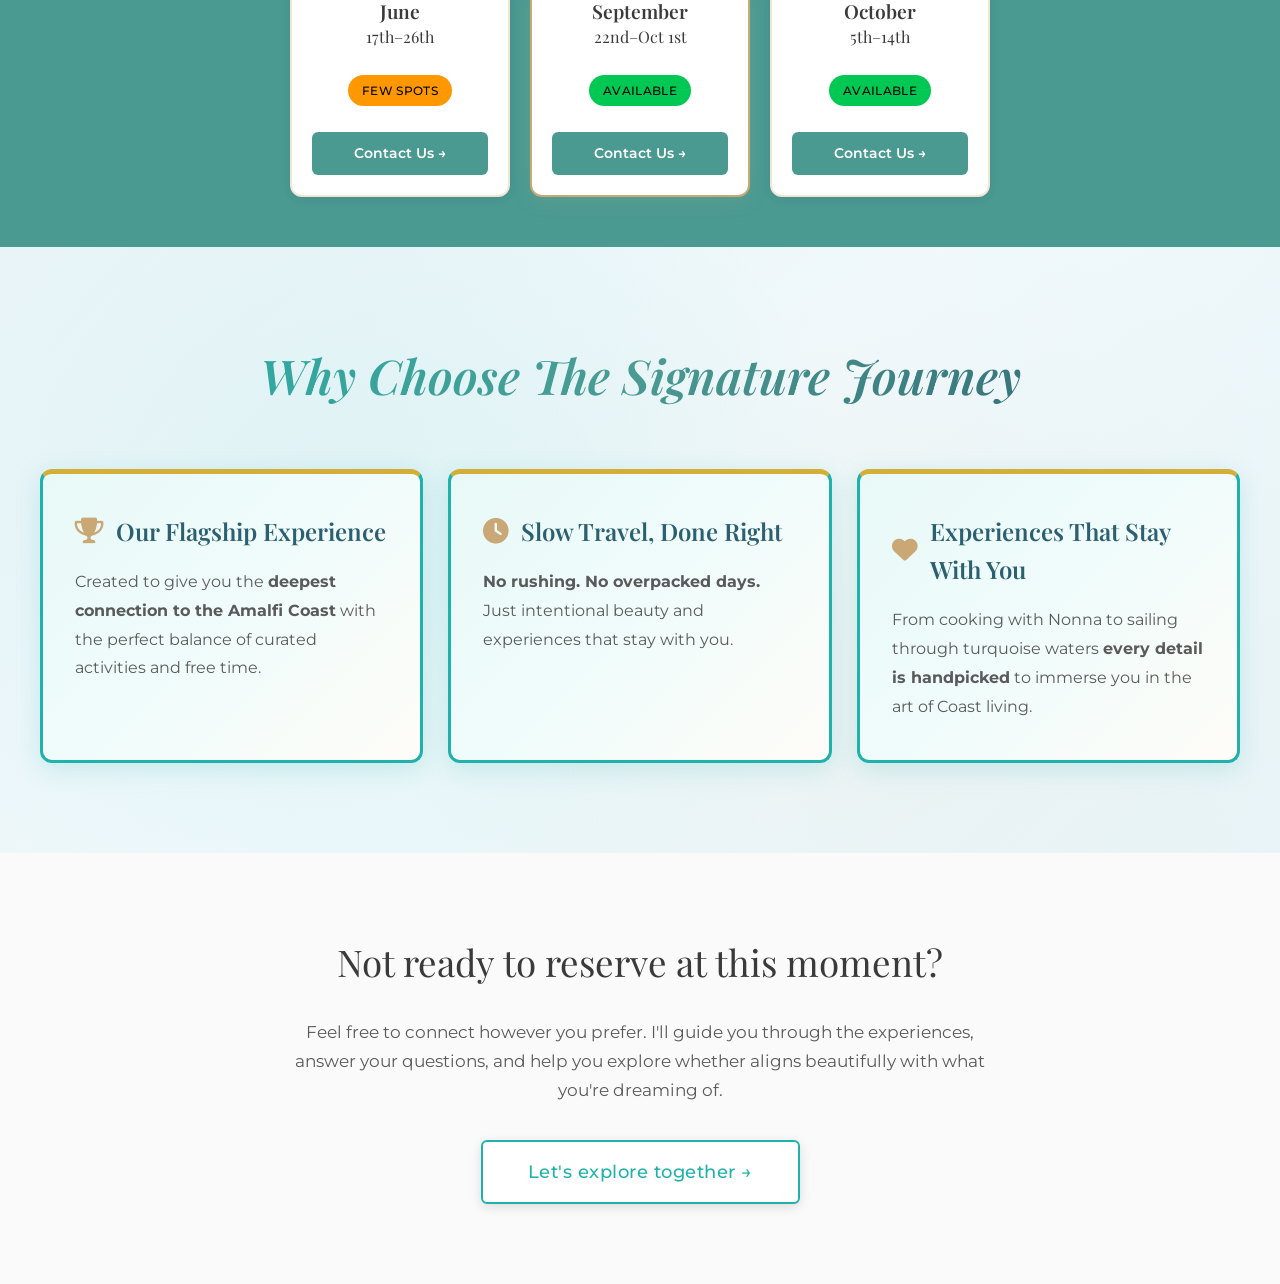
<file: the_signature_journey.html>
﻿<!DOCTYPE html>
<html lang="en">

<head>
    <meta charset="UTF-8">
    <meta name="viewport" content="width=device-width, initial-scale=1.0">
    <meta http-equiv="Cache-Control" content="no-cache, no-store, must-revalidate">
    <meta http-equiv="Pragma" content="no-cache">
    <meta http-equiv="Expires" content="0">

    <!-- Primary Meta Tags -->
    <title>Signature Journey - Tocca Amalfi Coast | 5-Day Luxury Amalfi Coast Trip</title>
    <meta name="title" content="Signature Journey - Tocca Amalfi Coast | 5-Day Luxury Amalfi Coast Trip">
    <meta name="description" content="Experience Tocca Amalfi Coast's curated 5-day Signature Journey. Explore Positano, Ravello, Amalfi, and Capri with exclusive activities, authentic local experiences, and founder-hosted luxury travel.">
    <meta name="keywords" content="Tocca Amalfi Signature, Amalfi Coast Tour, Luxury Amalfi Coast Tour, 5-day Amalfi trip, curated Amalfi Coast trip, luxury group trip Italy, Positano trips, Ravello experiences, Capri trips, Tocca Amalfi signature experience">
    <meta name="author" content="Tocca Amalfi Coast">
    <meta name="robots" content="index, follow">
    <link rel="canonical" href="https://www.toccaamalfi.com/the_signature_journey.html">
    
    <!-- Open Graph / Facebook -->
    <meta property="og:type" content="website">
    <meta property="og:url" content="https://www.toccaamalfi.com/the_signature_journey.html">
    <meta property="og:title" content="Signature Journey - Tocca Amalfi Coast | 5-Day Luxury Trip">
    <meta property="og:description" content="Join Tocca's curated 5-day Signature Journey through the Amalfi Coast. Expertly designed, effortlessly luxurious, authentically Italian.">
    <meta property="og:image" content="https://www.toccaamalfi.com/imagenes/tocca_amalfi_nav.png">
    <meta property="og:site_name" content="Tocca Amalfi Coast">
    
    <!-- Twitter -->
    <meta property="twitter:card" content="summary_large_image">
    <meta property="twitter:url" content="https://www.toccaamalfi.com/the_signature_journey.html">
    <meta property="twitter:title" content="Signature Journey - Tocca Amalfi Coast">
    <meta property="twitter:description" content="Experience our expertly curated 5-day Amalfi Coast trip.">
    <meta property="twitter:image" content="https://www.toccaamalfi.com/imagenes/tocca_amalfi_nav.png">
    
    <!-- Preload critical resources -->
    <link rel="preload" href="style.css?v=20251221" as="style">
    <link rel="preload" href="imagenes/signature journey.jpg" as="image">
    <link rel="preload" href="imagenes/tocca_amalfi_nav.png" as="image">
    
    <link rel="stylesheet" href="style.css?v=20251221">
    <link rel="preconnect" href="https://fonts.googleapis.com">
    <link rel="preconnect" href="https://fonts.gstatic.com" crossorigin>
    <link
        href="https://fonts.googleapis.com/css2?family=Cinzel:wght@400;700&family=Montserrat:wght@300;400;700&family=Playfair+Display:wght@400;700&family=Style+Script&display=swap"
        rel="stylesheet">
    <link rel="stylesheet" href="https://cdnjs.cloudflare.com/ajax/libs/font-awesome/6.0.0-beta3/css/all.min.css" media="print" onload="this.media='all'">
    <noscript><link rel="stylesheet" href="https://cdnjs.cloudflare.com/ajax/libs/font-awesome/6.0.0-beta3/css/all.min.css"></noscript>
    <link rel="icon" type="image/png" sizes="16x16" href="favicon-16x16.png">
    
    <!-- Translation System -->
    <script src="translations.js"></script>
</head>

<body>

    <!-- Language Toggle Button -->
    <button id="language-toggle" aria-label="Change language">
        🇪🇸 <span>ES</span>
    </button>

    <!-- Back to Top Button -->
    <button id="backToTop" class="back-to-top" title="Back to top">
        <i class="fas fa-arrow-up"></i>
    </button>

    <a href="index.html#hero" class="home-button" title="Back to Home">
        <i class="fas fa-home"></i>
        <span class="home-text" data-i18n="common.home">Home</span>
    </a>

    <a href="the_bespoke_journey.html" class="bespoke-journey-badge" title="Interested in the Bespoke Journey?">
        <i class="fas fa-sparkles"></i>
        <span class="badge-text" data-i18n="sig.badge.bespoke">Interested in the Bespoke Journey?</span>
    </a>

    <div id="contact-menu" class="contact-menu">
        <button class="contact-toggle" onclick="toggleContactMenu()">
            <i class="fas fa-envelope"></i>
            <span class="contact-text" data-i18n="contact.text">Contact Us</span>
        </button>
        <div class="contact-options">
            <a href="mailto:info@toccaamalfi.com?subject=More%20information%20-%20Signature%20Journey" class="contact-option" title="Email Us">
                <i class="fas fa-envelope"></i>
                <span data-i18n="contact.email">Email</span>
            </a>
            <a href="https://wa.me/16462298158?text=Hello!%20I'd%20like%20to%20know%20more%20about%20the%20trips." target="_blank" class="contact-option" title="WhatsApp">
                <i class="fab fa-whatsapp"></i>
                <span data-i18n="contact.whatsapp">WhatsApp</span>
            </a>
            <a href="sms:+16462298158?body=Hello!%20I'd%20like%20more%20information%20about%20the%20Signature%20Journey." class="contact-option" title="Text">
                <i class="fas fa-comment"></i>
                <span data-i18n="common.text">Text</span>
            </a>
            <a href="tel:+16462298158" class="contact-option" title="Call Us">
                <i class="fas fa-phone"></i>
                <span data-i18n="contact.call">Call</span>
            </a>
        </div>
    </div>

    <header class="main-header">
        <nav class="navbar">
            <a href="index.html#hero" class="nav-logo-container">
                <img src="imagenes/tocca_amalfi_nav.png" alt="Tocca Amalfi Logo" class="nav-logo">
            </a>
            <div class="nav-menu">
                <a href="#signature-full-journey" class="nav-link" data-i18n="sig.nav.full">View the Full Journey</a>
                <a href="#signature-dates" class="nav-link" data-i18n="sig.nav.dates">View 2026 Dates</a>
                <a href="https://www.instagram.com/reel/DSJMtSyEf_i/" target="_blank" class="nav-link" style="border: 2px solid #8b6a47; padding: 8px 16px; border-radius: 4px;" data-i18n="nav.meet">Meet the Founder & Host</a>
                <a href="faq.html" class="nav-link" data-i18n="nav.faq">FAQ</a>
                <a href="#" class="nav-link" onclick="openRequestModal(); return false;" data-i18n="nav.contact">Contact Us</a>
            </div>
            <button class="hamburger" aria-label="Open menu">
                <span class="bar"></span>
                <span class="bar"></span>
                <span class="bar"></span>
            </button>
        </nav>
    </header>

    <main>
        <!-- HERO SECTION - Two Column Layout -->
        <section class="signature-hero">
            <div class="signature-hero-content">
                <a href="index.html#hero" class="back-home-link"><i class="fas fa-arrow-left"></i> <span data-i18n="common.back">Back to Home</span></a>
                <h1 data-i18n="sig.hero.title">The Signature Journey</h1>
                <p class="signature-subtitle" data-i18n="sig.hero.subtitle">10 Days to Touch the Soul of the Amalfi Coast</p>
                <p class="signature-description" data-i18n="sig.hero.desc">Our Flagship Experience crafted for travelers who want more than a vacation. An immersive journey through the true essence of the Amalfi Coast.</p>
                <div class="signature-hero-cta">
                    <a href="amalfi-journey.html" class="btn-primary-large" data-i18n="sig.hero.cta">View the Full Journey →</a>
                    <a href="#signature-dates" class="btn-secondary-large" data-i18n="sig.hero.dates">View 2026 Dates →</a>
                    <a href="#signature-why" class="btn-secondary-large" data-i18n="sig.hero.learn">Learn More →</a>
                </div>
            </div>
            <div class="signature-hero-image">
                <img src="imagenes/signature journey.jpg" alt="Amalfi Coast panoramic view">
            </div>
        </section>

        <!-- WHY SIGNATURE JOURNEY -->
        <section id="signature-why" class="signature-why-section">
            <div class="signature-why-wrapper">
                <div class="signature-why-content">
                    <h2 data-i18n="sig.why.title">Why the Signature Journey?</h2>
                    <p data-i18n-html="sig.why.desc1">Our Signature Journey is Tocca Amalfi Coast's flagship immersion, designed for <em>travelers who want to uncover the true essence of the Coast</em>: its spirit, its flavors, its people, and the quiet magic that lives between the cliffs and the sea.</p>
                    <p data-i18n-html="sig.why.desc2">Across <em>10 unforgettable days,</em> you will not only see the Coast; you will touch its soul through curated experiences, private connections, and a rhythm of slow, intentional travel that lets every moment breathe.</p>
                    
                    <div class="signature-features-grid">
                        <div class="signature-feature">
                            <i class="fas fa-hotel"></i>
                            <p>Boutique hotels with sea-view terraces</p>
                        </div>
                        <div class="signature-feature">
                            <i class="fas fa-users"></i>
                            <p>Local hosts who open their homes, kitchens, and stories</p>
                        </div>
                        <div class="signature-feature">
                            <i class="fas fa-gem"></i>
                            <p>Exclusive experiences impossible to access on your own</p>
                        </div>
                        <div class="signature-feature">
                            <i class="fas fa-check-circle"></i>
                            <p>A seamless flow - every detail handled for you</p>
                        </div>
                    </div>

                    <p>Every day unveils a different layer of the Amalfi Coast and beyond - from the pastel villages of Positano and Amalfi to the quiet beauty of Maiori, Minori, Atrani, Ravello, Tramonti, Praiano, Conca dei Marini, and the island of Capri & Pompeii</p>
                    
                    <p>You will discover the Coast's flavors, landscapes, and traditions in a soft balance of culture, movement, and pure Mediterranean joy.</p>
                    
                    <h3>This journey is perfect for travelers who want:</h3>
                    <ul class="journey-perfect-for">
                        <li><i class="fas fa-heart"></i> Authentic connection</li>
                        <li><i class="fas fa-palette"></i> Curated beauty</li>
                        <li><i class="fas fa-clipboard-check"></i> Zero planning</li>
                        <li><i class="fas fa-concierge-bell"></i> High-touch service</li>
                        <li><i class="fas fa-sun"></i> A soul-deep travel experience</li>
                    </ul>
                    
                </div>
                
                <div class="signature-why-visual-column">
                    <div class="signature-why-carousel">
                    <div class="carousel-container">
                        <div class="carousel-slide active">
                            <img src="imagenesparapaginas/carruselsignature1.jpeg" alt="Amalfi Coast view" loading="lazy">
                        </div>
                        <div class="carousel-slide">
                            <img src="imagenesparapaginas/carruselsignature2.jpeg" alt="Amalfi Coast gardens" loading="lazy">
                        </div>
                        <div class="carousel-slide">
                            <img src="imagenesparapaginas/carruselsignature3.jpeg" alt="Amalfi Coast village" loading="lazy">
                        </div>
                        <div class="carousel-slide">
                            <img src="imagenesparapaginas/carruselsignature4.jpeg" alt="Amalfi Coast harbor" loading="lazy">
                        </div>
                        <div class="carousel-slide">
                            <img src="imagenesparapaginas/carruselsignature5.jpeg" alt="Amalfi Coast rocks" loading="lazy">
                        </div>
                    </div>
                    <button class="carousel-btn prev" onclick="moveCarousel(-1)">&#10094;</button>
                    <button class="carousel-btn next" onclick="moveCarousel(1)">&#10095;</button>
                    <div class="carousel-dots">
                        <span class="dot active" onclick="currentSlide(1)"></span>
                        <span class="dot" onclick="currentSlide(2)"></span>
                        <span class="dot" onclick="currentSlide(3)"></span>
                        <span class="dot" onclick="currentSlide(4)"></span>
                        <span class="dot" onclick="currentSlide(5)"></span>
                    </div>
                </div>
                
                    <div class="signature-placeholder-image">
                        <img src="imagenes/views.jpg" alt="Amalfi Coast Views" loading="lazy">
                    </div>
                </div>
            </div>
            
            <!-- STAMP OVERLAY -->
            <div class="signature-stamp-overlay">
                <div class="stamp-content">
                    <p>This is more than a trip. It's an invitation to live the Coast.</p>
                    <div class="signature-cta-buttons signature-cta-buttons--stamp">
                        <a href="#" class="btn-primary-large" onclick="openRequestModal(); return false;">Interest? Let's connect →</a>
                    </div>
                </div>
            </div>
        </section>

        <!-- WHAT AWAITS YOU -->
        <section class="signature-experiences-section">
            <div class="signature-container">
                <h2 data-i18n="sig.exp.title">What Awaits You</h2>
                <p class="experiences-intro" data-i18n="sig.exp.intro">Immerse yourself in the authentic soul of the Amalfi Coast</p>
                
                <div class="signature-experiences-grid">
                    <div class="experience-card">
                        <img src="imagenesparapaginas/lemongroves.jpeg" alt="Hands harvesting Amalfi lemons" loading="lazy">
                        <div class="experience-card-content">
                            <h3>Lemon Groves &amp; Limoncello Making</h3>
                            <p>Walk the terraces with local growers and craft your own limoncello straight from the source.</p>
                        </div>
                    </div>

                    <div class="experience-card">
                        <img src="imagenesparapaginas/oliveoiltasting.jpeg" alt="Tasting premium olive oils" loading="lazy">
                        <div class="experience-card-content">
                            <h3>Olive Groves &amp; Olive Oil Tasting</h3>
                            <p>Savor liquid gold while learning the art of pressing from families who have tended these groves for generations.</p>
                        </div>
                    </div>

                    <div class="experience-card">
                        <img src="imagenesparapaginas/cookingclass.jpeg" alt="Cooking with seasonal ingredients" loading="lazy">
                        <div class="experience-card-content">
                            <h3>Cooking Class</h3>
                            <p>Create multi-course coastal dishes with a local chef and gather around the table to enjoy them.</p>
                        </div>
                    </div>

                    <div class="experience-card">
                        <img src="imagenesparapaginas/Ceramic.jpeg" alt="Decorative ceramics inspiration" loading="lazy">
                        <div class="experience-card-content">
                            <h3>Ceramic Making Workshop</h3>
                            <p>Shape and glaze vibrant Vietri-inspired pieces to bring a touch of the coast home.</p>
                        </div>
                    </div>

                    <div class="experience-card">
                        <img src="imagenesparapaginas/Privateboats.jpeg" alt="Private boat cruising the Amalfi Coast" loading="lazy">
                        <div class="experience-card-content">
                            <h3>Private Boat Day</h3>
                            <p>Set your own course on a private vessel, stopping for swims in crystalline coves.</p>
                        </div>
                    </div>

                    <div class="experience-card">
                        <img src="imagenesparapaginas/Vineyardandwinetasting.jpeg" alt="Vineyard on the Amalfi Coast" loading="lazy">
                        <div class="experience-card-content">
                            <h3>Vineyard &amp; Wine Tasting</h3>
                            <p>Sip rare vintages in hillside cellars and meet the winemakers behind each bottle.</p>
                        </div>
                    </div>

                    <div class="experience-card">
                        <img src="imagenesparapaginas/dinning.jpeg" alt="Dining with coastal views and local wine" loading="lazy">
                        <div class="experience-card-content">
                            <h3>Dining Above and On the Sea</h3>
                            <p>Lunches and dinners with unlimited local wine, coastal views, and stunning cliffside settings right above the sea.</p>
                        </div>
                    </div>

                    <div class="experience-card">
                        <img src="imagenesparapaginas/Pompei.jpg" alt="Exploring Pompeii ruins" loading="lazy">
                        <div class="experience-card-content">
                            <h3>Pompeii</h3>
                            <p>Walk the storied streets of Pompeii with an archaeological guide illuminating every detail.</p>
                        </div>
                    </div>

                    <div class="experience-card">
                        <img src="imagenesparapaginas/positano.jpeg" alt="Colorful Positano cliffs" loading="lazy">
                        <div class="experience-card-content">
                            <h3>Positano</h3>
                            <p>Climb the vibrant stairways of Positano and browse chic boutiques tucked into the cliffs.</p>
                        </div>
                    </div>

                    <div class="experience-card">
                        <img src="imagenesparapaginas/amalfi.jpeg" alt="Amalfi Cathedral façade" loading="lazy">
                        <div class="experience-card-content">
                            <h3>Amalfi</h3>
                            <p>Discover Amalfi's maritime legacy and its striking cathedral overlooking the piazza.</p>
                        </div>
                    </div>

                    <div class="experience-card">
                        <img src="imagenesparapaginas/Ravello.jpeg" alt="Villa Rufolo gardens in Ravello" loading="lazy">
                        <div class="experience-card-content">
                            <h3>Ravello</h3>
                            <p>Lose yourself in Ravello's cliffside villas, famed gardens, and open-air concerts.</p>
                        </div>
                    </div>

                    <div class="experience-card">
                        <img src="imagenesparapaginas/Atrani.jpg" alt="Atrani coastline" loading="lazy">
                        <div class="experience-card-content">
                            <h3>Atrani</h3>
                            <p>Wander the winding alleys of Atrani, Italy's smallest seaside village.</p>
                        </div>
                    </div>

                    <div class="experience-card">
                        <img src="imagenesparapaginas/Capri.jpeg" alt="Capri island day trip" loading="lazy">
                        <div class="experience-card-content">
                            <h3>Capri Island Day</h3>
                            <p>Sail to Capri for chic piazzettas, hidden coves, and the legendary Blue Grotto.</p>
                        </div>
                    </div>

                    <div class="experience-card">
                        <img src="imagenesparapaginas/Maiori_ Amalfi_Coast_Italy.jpg" alt="View over Maiori" loading="lazy">
                        <div class="experience-card-content">
                            <h3>Maiori</h3>
                            <p>Your home base with golden beaches, authentic restaurants, and local charm.</p>
                        </div>
                    </div>

                    <div class="experience-card">
                        <img src="imagenesparapaginas/Bay_of_Conca_di_Marini_Amalfi_Coast.jpeg" alt="Conca dei Marini bay" loading="lazy">
                        <div class="experience-card-content">
                            <h3>Conca dei Marini</h3>
                            <p>Take in sweeping vistas and the famed Emerald Grotto in picturesque Conca dei Marini.</p>
                        </div>
                    </div>
                </div>
                
                <p class="experiences-closing-note" style="text-align: center; font-style: italic; color: #5a5a5a; margin-top: 40px; font-size: 1.1rem;">Just a taste of your Signature Journey. Many more handcrafted moments await.</p>
                <div style="text-align: center; margin-top: 30px; display: flex; gap: 15px; justify-content: center; flex-wrap: wrap;">
                    <a href="amalfi-journey.html" class="btn-primary-large">View the Full Journey →</a>
                    <a href="#signature-dates" class="btn-secondary-large">Check 2026 Availability →</a>
                </div>
            </div>
        </section>

        <!-- JOURNEY TIMELINE -->
        <section class="journey-timeline-section" id="signature-full-journey">
            <div class="everything-taken-care-container">
                <h2 class="etc-title" data-i18n="sig.timeline.title">Your journey, flawlessly curated.</h2>
                <p class="etc-subtitle" data-i18n="sig.timeline.desc">From arrival to departure, every detail is seamlessly arranged—so you can simply arrive, immerse, and embrace la dolce vita.</p>
                
                <div class="journey-timeline" style="display: flex; justify-content: center; align-items: flex-start; width: 100%; max-width: 1200px; margin: 60px auto 40px auto; position: relative; padding: 0 20px;">
                    <!-- Línea horizontal conectora -->
                    <div style="position: absolute; top: 40px; left: 60px; right: 60px; height: 3px; background: #4A9A92; z-index: 0;"></div>
                    
                    <div class="timeline-item" style="display: flex; flex-direction: column; align-items: center; z-index: 1; margin: 0 40px;">
                        <div style="width: 80px; height: 80px; background: #4A9A92; border-radius: 50%; display: flex; align-items: center; justify-content: center; margin-bottom: 15px; box-shadow: 0 4px 10px rgba(0,0,0,0.1);">
                            <i class="fas fa-plane-arrival" style="font-size: 2rem; color: white;"></i>
                        </div>
                        <span style="font-family: 'Montserrat', sans-serif; font-size: 0.95rem; font-weight: 600; color: #3a3a3a; text-align: center;">Arrival</span>
                    </div>
                    
                    <div class="timeline-item" style="display: flex; flex-direction: column; align-items: center; z-index: 1; margin: 0 40px;">
                        <div style="width: 80px; height: 80px; background: #4A9A92; border-radius: 50%; display: flex; align-items: center; justify-content: center; margin-bottom: 15px; box-shadow: 0 4px 10px rgba(0,0,0,0.1);">
                            <i class="fas fa-ship" style="font-size: 2rem; color: white;"></i>
                        </div>
                        <span style="font-family: 'Montserrat', sans-serif; font-size: 0.95rem; font-weight: 600; color: #3a3a3a; text-align: center;">Transportation<br>(Boats and Cars)</span>
                    </div>
                    
                    <div class="timeline-item" style="display: flex; flex-direction: column; align-items: center; z-index: 1; margin: 0 40px;">
                        <div style="width: 80px; height: 80px; background: #4A9A92; border-radius: 50%; display: flex; align-items: center; justify-content: center; margin-bottom: 15px; box-shadow: 0 4px 10px rgba(0,0,0,0.1);">
                            <i class="fas fa-home" style="font-size: 2rem; color: white;"></i>
                        </div>
                        <span style="font-family: 'Montserrat', sans-serif; font-size: 0.95rem; font-weight: 600; color: #3a3a3a; text-align: center;">Accommodations</span>
                    </div>
                    
                    <div class="timeline-item" style="display: flex; flex-direction: column; align-items: center; z-index: 1; margin: 0 40px;">
                        <div style="width: 80px; height: 80px; background: #4A9A92; border-radius: 50%; display: flex; align-items: center; justify-content: center; margin-bottom: 15px; box-shadow: 0 4px 10px rgba(0,0,0,0.1);">
                            <i class="fas fa-utensils" style="font-size: 2rem; color: white;"></i>
                        </div>
                        <span style="font-family: 'Montserrat', sans-serif; font-size: 0.95rem; font-weight: 600; color: #3a3a3a; text-align: center;">Meals</span>
                    </div>
                    
                    <div class="timeline-item" style="display: flex; flex-direction: column; align-items: center; z-index: 1; margin: 0 40px;">
                        <div style="width: 80px; height: 80px; background: #4A9A92; border-radius: 50%; display: flex; align-items: center; justify-content: center; margin-bottom: 15px; box-shadow: 0 4px 10px rgba(0,0,0,0.1);">
                            <i class="fas fa-motorcycle" style="font-size: 2rem; color: white;"></i>
                        </div>
                        <span style="font-family: 'Montserrat', sans-serif; font-size: 0.95rem; font-weight: 600; color: #3a3a3a; text-align: center;">Curated<br>Experiences</span>
                    </div>
                    
                    <div class="timeline-item" style="display: flex; flex-direction: column; align-items: center; z-index: 1; margin: 0 40px;">
                        <div style="width: 80px; height: 80px; background: #4A9A92; border-radius: 50%; display: flex; align-items: center; justify-content: center; margin-bottom: 15px; box-shadow: 0 4px 10px rgba(0,0,0,0.1);">
                            <i class="fas fa-plane-departure" style="font-size: 2rem; color: white;"></i>
                        </div>
                        <span style="font-family: 'Montserrat', sans-serif; font-size: 0.95rem; font-weight: 600; color: #3a3a3a; text-align: center;">Departure</span>
                    </div>
                </div>

                <!-- Previous copy kept for quick rollback -->
                <!--
                <div class="signature-inclusions-grid">
                    <div class="signature-inclusion-card">
                        <i class="fas fa-hotel"></i>
                        <h3>Boutique Accommodations</h3>
                        <p>Handpicked hotels with sea-view rooms and coastal elegance</p>
                    </div>
                    
                    <div class="signature-inclusion-card">
                        <i class="fas fa-utensils"></i>
                        <h3>All Meals Included</h3>
                        <p>Daily breakfast, welcome & farewell dinners, curated lunch experiences</p>
                    </div>
                    
                    <div class="signature-inclusion-card">
                        <i class="fas fa-car"></i>
                        <h3>Private Transportation</h3>
                        <p>Luxury vehicles for all transfers and coastal explorations</p>
                    </div>
                    
                    <div class="signature-inclusion-card">
                        <i class="fas fa-ship"></i>
                        <h3>Private Boat Excursions</h3>
                        <p>Full day sailing to Capri or hidden coastal coves</p>
                    </div>
                    
                    <div class="signature-inclusion-card">
                        <i class="fas fa-heart"></i>
                        <h3>Cooking with Nonna</h3>
                        <p>Authentic family kitchen experience with traditional recipes</p>
                    </div>
                    
                    <div class="signature-inclusion-card">
                        <i class="fas fa-wine-glass-alt"></i>
                        <h3>Vineyard Experience</h3>
                        <p>Wine tasting and lunch in the hills of Tramonti</p>
                    </div>
                    
                    <div class="signature-inclusion-card">
                        <i class="fas fa-lemon"></i>
                        <h3>Lemon Grove Walks</h3>
                        <p>Stroll through ancient terraces and taste limoncello</p>
                    </div>
                    
                    <div class="signature-inclusion-card">
                        <i class="fas fa-pizza-slice"></i>
                        <h3>Culinary Workshops</h3>
                        <p>Pizza-making or mozzarella experience with local artisans</p>
                    </div>
                    
                    <div class="signature-inclusion-card">
                        <i class="fas fa-motorcycle"></i>
                        <h3>Vespa-Style Tours</h3>
                        <p>Coastal rides or private driver for scenic mountain routes</p>
                    </div>
                    
                    <div class="signature-inclusion-card">
                        <i class="fas fa-landmark"></i>
                        <h3>Pompeii Guided Tour</h3>
                        <p>Expert-led exploration of ancient Roman history</p>
                    </div>
                    
                    <div class="signature-inclusion-card">
                        <i class="fas fa-user-tie"></i>
                        <h3>Dedicated Local Host</h3>
                        <p>Your personal guide accompanying you throughout the journey</p>
                    </div>
                    
                    <div class="signature-inclusion-card">
                        <i class="fas fa-concierge-bell"></i>
                        <h3>24/7 Concierge Support</h3>
                        <p>Always available to ensure seamless experiences</p>
                    </div>
                    
                    <div class="signature-inclusion-card">
                        <i class="fas fa-dumbbell"></i>
                        <h3>Wellness Access</h3>
                        <p>Gym, yoga, Pilates options based on your preference</p>
                    </div>
                    
                    <div class="signature-inclusion-card">
                        <i class="fas fa-running"></i>
                        <h3>Active Adventures</h3>
                        <p>Tennis, padel, hiking, kayaking opportunities</p>
                    </div>
                    
                    <div class="signature-inclusion-card">
                        <i class="fas fa-clock"></i>
                        <h3>Free Time to Explore</h3>
                        <p>Balance between curated experiences and personal discovery</p>
                    </div>
                    
                    <div class="signature-inclusion-card">
                        <i class="fas fa-suitcase"></i>
                        <h3>Luggage Assistance</h3>
                        <p>Help with transfers and accommodations throughout</p>
                    </div>
                </div>
                -->
            </div>
        </section>

        <!-- 2025 DEPARTURES -->
        <section class="signature-departures-section" id="signature-dates">
            <div class="signature-container">
                <h2 data-i18n="sig.dates.title"><i class="fas fa-calendar-alt"></i> 2026 Departures & Availability</h2>
                <p class="departures-intro" data-i18n="sig.dates.intro">Below are the three Signature Journey dates, with current availability:</p>
                
                <div class="departures-carousel-wrapper">
                    <div class="departures-carousel">
                        <div class="departure-card">
                            <div class="departure-header">
                                <h3>June<br><span class="dates-range">17th–26th</span></h3>
                            </div>
                            <span class="availability filling-fast">Few spots</span>
                            <a href="#" class="departure-cta" onclick="openRequestModal(); return false;">Contact Us →</a>
                        </div>
                        
                        <div class="departure-card featured">
                            <div class="departure-header">
                                <h3>September<br><span class="dates-range">22nd–Oct 1st</span></h3>
                            </div>
                            <span class="availability high-availability">Available</span>
                            <a href="#" class="departure-cta" onclick="openRequestModal(); return false;">Contact Us →</a>
                        </div>
                        
                        <div class="departure-card">
                            <div class="departure-header">
                                <h3>October<br><span class="dates-range">5th–14th</span></h3>
                            </div>
                            <span class="availability high-availability">Available</span>
                            <a href="#" class="departure-cta" onclick="openRequestModal(); return false;">Contact Us →</a>
                        </div>
                    </div>
                </div>
            </div>
        </section>

        <!-- WHY CHOOSE -->
        <section class="signature-why-choose-section">
            <div class="signature-container">
                <h2 data-i18n="sig.choose.title">Why Choose The Signature Journey</h2>
                
                <div class="why-choose-grid" style="display:flex; gap:25px; justify-content:center; align-items:stretch; flex-wrap:nowrap;">
                    <div class="why-choose-item" style="flex:1 1 0; min-width:0; box-sizing:border-box;">
                        <h3><i class="fas fa-trophy"></i> Our Flagship Experience</h3>
                        <p>Created to give you the <strong>deepest connection to the Amalfi Coast</strong> with the perfect balance of curated activities and free time.</p>
                    </div>
                    
                    <div class="why-choose-item" style="flex:1 1 0; min-width:0; box-sizing:border-box;">
                        <h3><i class="fas fa-clock"></i> Slow Travel, Done Right</h3>
                        <p><strong>No rushing. No overpacked days.</strong> Just intentional beauty and experiences that stay with you.</p>
                    </div>
                    
                    <div class="why-choose-item" style="flex:1 1 0; min-width:0; box-sizing:border-box;">
                        <h3><i class="fas fa-heart"></i> Experiences That Stay With You</h3>
                        <p>From cooking with Nonna to sailing through turquoise waters <strong>every detail is handpicked</strong> to immerse you in the art of Coast living.</p>
                    </div>
                </div>
            </div>
        </section>

        <!-- DISCOVERY CALL -->
        <section class="signature-discovery-section">
            <div class="signature-container">
                <h2 data-i18n="sig.cta.title">Not ready to reserve at this moment?</h2>
                <p data-i18n="sig.cta.desc">Feel free to connect however you prefer. I'll guide you through the experiences, answer your questions, and help you explore whether aligns beautifully with what you're dreaming of.</p>
                <a href="#" class="btn-secondary-large" onclick="openRequestModal(); return false;" data-i18n="sig.cta.btn">Let's explore together →</a>
            </div>
        </section>

    </main>

    <!-- REQUEST SPOT MODAL -->
    <div id="requestModal" class="request-modal">
        <div class="request-modal-content">
            <span class="request-modal-close" onclick="closeRequestModal()">&times;</span>
            <h2></h2>
            
            <div class="request-contact-options">
                <div class="request-option">
                    <i class="fas fa-envelope"></i>
                    <h3>Email Jessica</h3>
                    <a href="mailto:info@toccaamalfi.com?subject=More%20information%20-%20Signature%20Journey" class="request-btn">Send an Email</a>
                </div>
                
                <div class="request-option">
                    <i class="fas fa-phone"></i>
                    <h3>Request a Call</h3>
                    <a href="tel:+16462298158" class="request-btn">Schedule a Call</a>
                </div>
                
                <div class="request-option">
                    <i class="fab fa-whatsapp"></i>
                    <h3>WhatsApp</h3>
                    <a href="https://wa.me/16462298158?text=Hello!%20I'd%20like%20to%20request%20my%20spot%20for%20the%20Signature%20Journey." target="_blank" class="request-btn">Send a Message</a>
                </div>
                
                <div class="request-option">
                    <i class="fas fa-comment"></i>
                    <h3>Text Message</h3>
                    <a href="sms:+16462298158?body=Hello!%20I'd%20like%20to%20request%20my%20spot%20for%20the%20Signature%20Journey." class="request-btn">Send a Text</a>
                </div>
            </div>
        </div>
    </div>

    <script>
        // HAMBURGER MENU
        document.addEventListener('DOMContentLoaded', function() {
            const hamburger = document.querySelector(".hamburger");
            const navMenu = document.querySelector(".nav-menu");
            const navLinks = document.querySelectorAll(".nav-link");
            
            if (hamburger && navMenu) {
                hamburger.addEventListener("click", function(e) {
                    e.preventDefault();
                    hamburger.classList.toggle("active");
                    navMenu.classList.toggle("active");
                    document.body.classList.toggle("no-scroll");
                });

                navLinks.forEach(function(link) {
                    link.addEventListener("click", function() {
                        hamburger.classList.remove("active");
                        navMenu.classList.remove("active");
                        document.body.classList.remove("no-scroll");
                    });
                });

                document.addEventListener("click", function(e) {
                    const isClickInsideMenu = navMenu.contains(e.target);
                    const isClickOnHamburger = hamburger.contains(e.target);
                    
                    if (!isClickInsideMenu && !isClickOnHamburger && navMenu.classList.contains('active')) {
                        hamburger.classList.remove("active");
                        navMenu.classList.remove("active");
                        document.body.classList.remove("no-scroll");
                    }
                });
            }
        });

        // CONTACT MENU TOGGLE
        let contactMenuOpen = false;
        function toggleContactMenu() {
            const menu = document.getElementById('contact-menu');
            menu.classList.toggle('active');
            contactMenuOpen = !contactMenuOpen;
        }
        document.addEventListener('click', function(event) {
            const menu = document.getElementById('contact-menu');
            if (menu && !menu.contains(event.target) && contactMenuOpen) {
                toggleContactMenu();
            }
        });

        // CAROUSEL FUNCTIONALITY
        let slideIndex = 1;
        showSlides(slideIndex);

        function moveCarousel(n) {
            showSlides(slideIndex += n);
        }

        function currentSlide(n) {
            showSlides(slideIndex = n);
        }

        function showSlides(n) {
            let slides = document.getElementsByClassName("carousel-slide");
            let dots = document.getElementsByClassName("dot");
            
            if (n > slides.length) { slideIndex = 1 }
            if (n < 1) { slideIndex = slides.length }
            
            for (let i = 0; i < slides.length; i++) {
                slides[i].classList.remove("active");
            }
            for (let i = 0; i < dots.length; i++) {
                dots[i].classList.remove("active");
            }
            
            slides[slideIndex - 1].classList.add("active");
            dots[slideIndex - 1].classList.add("active");
        }

        // Auto-advance carousel every 5 seconds
        setInterval(() => {
            moveCarousel(1);
        }, 5000);

        // BACK TO TOP BUTTON
        const backToTopBtn = document.getElementById('backToTop');
        
        window.addEventListener('scroll', function() {
            if (window.pageYOffset > 300) {
                backToTopBtn.classList.add('show');
            } else {
                backToTopBtn.classList.remove('show');
            }
        });
        
        backToTopBtn.addEventListener('click', function() {
            window.scrollTo({
                top: 0,
                behavior: 'smooth'
            });
        });

        // REQUEST MODAL FUNCTIONS
        function openRequestModal() {
            document.getElementById('requestModal').style.display = 'block';
            document.body.style.overflow = 'hidden';
        }
        
        function closeRequestModal() {
            document.getElementById('requestModal').style.display = 'none';
            document.body.style.overflow = 'auto';
        }
        
        window.onclick = function(event) {
            const modal = document.getElementById('requestModal');
            if (event.target == modal) {
                closeRequestModal();
            }
        }
    </script>
</body>

</html>
</file>
<file: admin/admin.css>
/* ========================================
   VARIABLES Y RESET
   ======================================== */

:root {
    --primary: #4A9A92;
    --primary-dark: #3a7a72;
    --secondary: #8b6a47;
    --danger: #e74c3c;
    --success: #27ae60;
    --warning: #f39c12;
    
    --gray-50: #f9fafb;
    --gray-100: #f3f4f6;
    --gray-200: #e5e7eb;
    --gray-300: #d1d5db;
    --gray-400: #9ca3af;
    --gray-500: #6b7280;
    --gray-600: #4b5563;
    --gray-700: #374151;
    --gray-800: #1f2937;
    --gray-900: #111827;
    
    --spacing-xs: 4px;
    --spacing-sm: 8px;
    --spacing-md: 16px;
    --spacing-lg: 24px;
    --spacing-xl: 32px;
    
    --radius-sm: 4px;
    --radius-md: 8px;
    --radius-lg: 12px;
    
    --shadow-sm: 0 1px 2px rgba(0,0,0,0.05);
    --shadow-md: 0 4px 6px rgba(0,0,0,0.1);
    --shadow-lg: 0 10px 15px rgba(0,0,0,0.1);
    
    --header-height: 64px;
    --sidebar-width: 280px;
}

* {
    margin: 0;
    padding: 0;
    box-sizing: border-box;
}

body {
    font-family: -apple-system, BlinkMacSystemFont, 'Segoe UI', Roboto, Oxygen, Ubuntu, Cantarell, sans-serif;
    color: var(--gray-900);
    background: var(--gray-50);
    overflow: hidden;
}

/* ========================================
   HEADER
   ======================================== */

.admin-header {
    height: var(--header-height);
    background: white;
    border-bottom: 1px solid var(--gray-200);
    display: flex;
    align-items: center;
    justify-content: space-between;
    padding: 0 var(--spacing-lg);
    position: fixed;
    top: 0;
    left: 0;
    right: 0;
    z-index: 100;
}

.header-left {
    display: flex;
    align-items: baseline;
    gap: var(--spacing-md);
}

.header-left h1 {
    font-size: 24px;
    color: var(--primary);
    font-weight: 700;
}

.header-subtitle {
    font-size: 14px;
    color: var(--gray-500);
    font-weight: 500;
}

.header-actions {
    display: flex;
    gap: var(--spacing-md);
}

/* ========================================
   BOTONES
   ======================================== */

button {
    border: none;
    cursor: pointer;
    font-family: inherit;
    font-size: 14px;
    font-weight: 500;
    border-radius: var(--radius-md);
    transition: all 0.2s;
    display: inline-flex;
    align-items: center;
    gap: var(--spacing-sm);
}

.btn-primary {
    background: var(--primary);
    color: white;
    padding: 10px 20px;
}

.btn-primary:hover {
    background: var(--primary-dark);
    transform: translateY(-1px);
    box-shadow: var(--shadow-md);
}

.btn-secondary {
    background: white;
    color: var(--gray-700);
    border: 1px solid var(--gray-300);
    padding: 10px 20px;
}

.btn-secondary:hover {
    background: var(--gray-50);
    border-color: var(--gray-400);
}

.toolbar-btn {
    background: white;
    color: var(--gray-600);
    border: 1px solid var(--gray-200);
    padding: 8px;
    border-radius: var(--radius-sm);
}

.toolbar-btn:hover {
    background: var(--gray-50);
    color: var(--gray-900);
}

.toolbar-btn:disabled {
    opacity: 0.5;
    cursor: not-allowed;
}

/* ========================================
   LAYOUT PRINCIPAL
   ======================================== */

.admin-container {
    display: flex;
    height: calc(100vh - var(--header-height));
    margin-top: var(--header-height);
}

.sidebar {
    width: var(--sidebar-width);
    background: white;
    border-right: 1px solid var(--gray-200);
    display: flex;
    flex-direction: column;
    overflow: hidden;
}

.sidebar-right {
    border-right: none;
    border-left: 1px solid var(--gray-200);
}

.sidebar-header {
    padding: var(--spacing-lg);
    border-bottom: 1px solid var(--gray-200);
}

.sidebar-header h2 {
    font-size: 18px;
    font-weight: 600;
    margin-bottom: var(--spacing-xs);
}

.sidebar-description {
    font-size: 13px;
    color: var(--gray-500);
}

/* ========================================
   BLOQUES DISPONIBLES
   ======================================== */

.blocks-list {
    padding: var(--spacing-md);
    overflow-y: auto;
}

.block-item {
    background: white;
    border: 2px solid var(--gray-200);
    border-radius: var(--radius-md);
    padding: var(--spacing-md);
    margin-bottom: var(--spacing-md);
    display: flex;
    align-items: center;
    gap: var(--spacing-md);
    cursor: grab;
    transition: all 0.2s;
}

.block-item:hover {
    border-color: var(--primary);
    box-shadow: var(--shadow-sm);
    transform: translateY(-2px);
}

.block-item:active {
    cursor: grabbing;
}

.block-icon {
    width: 40px;
    height: 40px;
    background: var(--gray-50);
    border-radius: var(--radius-sm);
    display: flex;
    align-items: center;
    justify-content: center;
    color: var(--primary);
    flex-shrink: 0;
}

.block-info {
    display: flex;
    flex-direction: column;
}

.block-name {
    font-weight: 600;
    font-size: 14px;
    color: var(--gray-900);
}

.block-desc {
    font-size: 12px;
    color: var(--gray-500);
}

/* ========================================
   CANVAS
   ======================================== */

.canvas-area {
    flex: 1;
    display: flex;
    flex-direction: column;
    overflow: hidden;
}

.canvas-toolbar {
    background: white;
    border-bottom: 1px solid var(--gray-200);
    padding: var(--spacing-md);
    display: flex;
    gap: var(--spacing-sm);
    align-items: center;
}

.toolbar-divider {
    width: 1px;
    height: 24px;
    background: var(--gray-200);
    margin: 0 var(--spacing-sm);
}

.canvas {
    flex: 1;
    overflow-y: auto;
    padding: var(--spacing-xl);
    background: var(--gray-100);
    position: relative;
}

.canvas-placeholder {
    position: absolute;
    top: 50%;
    left: 50%;
    transform: translate(-50%, -50%);
    text-align: center;
    color: var(--gray-400);
}

.canvas-placeholder svg {
    margin-bottom: var(--spacing-md);
}

.canvas-placeholder p {
    font-size: 16px;
}

/* ========================================
   BLOQUES EN CANVAS
   ======================================== */

.canvas-block {
    background: white;
    border: 2px solid transparent;
    border-radius: var(--radius-md);
    padding: var(--spacing-lg);
    margin-bottom: var(--spacing-md);
    position: relative;
    transition: all 0.2s;
    cursor: pointer;
}

.canvas-block:hover {
    border-color: var(--gray-300);
    box-shadow: var(--shadow-sm);
}

.canvas-block.selected {
    border-color: var(--primary);
    box-shadow: 0 0 0 3px rgba(74, 154, 146, 0.1);
}

.canvas-block.dragging {
    opacity: 0.5;
}

.block-toolbar {
    position: absolute;
    top: -40px;
    right: 0;
    background: white;
    border: 1px solid var(--gray-200);
    border-radius: var(--radius-sm);
    padding: var(--spacing-xs);
    display: none;
    gap: var(--spacing-xs);
    box-shadow: var(--shadow-md);
}

.canvas-block.selected .block-toolbar {
    display: flex;
}

.block-toolbar button {
    padding: 6px;
    background: transparent;
    color: var(--gray-600);
    border: none;
}

.block-toolbar button:hover {
    background: var(--gray-50);
    color: var(--gray-900);
}

.block-toolbar .btn-delete:hover {
    color: var(--danger);
}

/* Drag handle */
.drag-handle {
    position: absolute;
    left: -30px;
    top: 50%;
    transform: translateY(-50%);
    cursor: grab;
    color: var(--gray-400);
    opacity: 0;
    transition: opacity 0.2s;
}

.canvas-block:hover .drag-handle {
    opacity: 1;
}

/* ========================================
   TIPOS DE BLOQUES
   ======================================== */

.block-content-text {
    min-height: 40px;
}

.block-content-text[contenteditable="true"] {
    outline: none;
    border: 1px dashed var(--gray-300);
    padding: var(--spacing-sm);
    border-radius: var(--radius-sm);
}

.block-content-text[contenteditable="true"]:focus {
    border-color: var(--primary);
}

.block-content-image {
    position: relative;
}

.block-content-image img {
    max-width: 100%;
    height: auto;
    display: block;
    border-radius: var(--radius-sm);
}

.image-upload-placeholder {
    border: 2px dashed var(--gray-300);
    border-radius: var(--radius-md);
    padding: var(--spacing-xl);
    text-align: center;
    color: var(--gray-500);
    cursor: pointer;
    transition: all 0.2s;
}

.image-upload-placeholder:hover {
    border-color: var(--primary);
    color: var(--primary);
}

.block-content-button {
    display: inline-flex;
}

.block-content-button button {
    padding: 12px 24px;
    font-size: 16px;
}

.block-content-section {
    border: 2px dashed var(--gray-300);
    min-height: 100px;
    border-radius: var(--radius-md);
    padding: var(--spacing-lg);
}

/* ========================================
   PANEL DE PROPIEDADES
   ======================================== */

.properties-panel {
    padding: var(--spacing-lg);
    overflow-y: auto;
}

.no-selection {
    text-align: center;
    color: var(--gray-400);
    padding: var(--spacing-xl) 0;
}

.no-selection svg {
    margin-bottom: var(--spacing-md);
}

.property-group {
    margin-bottom: var(--spacing-lg);
}

.property-label {
    display: block;
    font-size: 13px;
    font-weight: 600;
    color: var(--gray-700);
    margin-bottom: var(--spacing-sm);
}

.property-input,
.property-textarea,
.property-select {
    width: 100%;
    padding: 10px;
    border: 1px solid var(--gray-300);
    border-radius: var(--radius-sm);
    font-family: inherit;
    font-size: 14px;
    transition: all 0.2s;
}

.property-input:focus,
.property-textarea:focus,
.property-select:focus {
    outline: none;
    border-color: var(--primary);
    box-shadow: 0 0 0 3px rgba(74, 154, 146, 0.1);
}

.property-textarea {
    min-height: 80px;
    resize: vertical;
}

.property-color {
    height: 40px;
    cursor: pointer;
}

.property-range {
    width: 100%;
}

.property-row {
    display: grid;
    grid-template-columns: 1fr 1fr;
    gap: var(--spacing-sm);
}

.property-helper {
    font-size: 12px;
    color: var(--gray-500);
    margin-top: var(--spacing-xs);
}

/* ========================================
   MODAL
   ======================================== */

.modal {
    position: fixed;
    top: 0;
    left: 0;
    right: 0;
    bottom: 0;
    z-index: 1000;
    display: none;
}

.modal.active {
    display: block;
}

.modal-backdrop {
    position: absolute;
    top: 0;
    left: 0;
    right: 0;
    bottom: 0;
    background: rgba(0, 0, 0, 0.5);
    backdrop-filter: blur(4px);
}

.modal-content {
    position: absolute;
    top: 50%;
    left: 50%;
    transform: translate(-50%, -50%);
    background: white;
    border-radius: var(--radius-lg);
    box-shadow: var(--shadow-lg);
    width: 90%;
    max-width: 1200px;
    height: 80vh;
    display: flex;
    flex-direction: column;
}

.modal-header {
    padding: var(--spacing-lg);
    border-bottom: 1px solid var(--gray-200);
    display: flex;
    justify-content: space-between;
    align-items: center;
}

.modal-header h2 {
    font-size: 20px;
    font-weight: 600;
}

.modal-close {
    background: transparent;
    color: var(--gray-500);
    padding: 8px;
}

.modal-close:hover {
    background: var(--gray-100);
    color: var(--gray-900);
}

.modal-body {
    flex: 1;
    overflow: hidden;
}

#preview-frame {
    width: 100%;
    height: 100%;
    border: none;
}

/* Lista de Páginas */
#page-list {
    display: grid;
    gap: 12px;
}

.page-list-item {
    display: flex;
    align-items: center;
    gap: 16px;
    padding: 16px;
    background: white;
    border: 2px solid var(--border-color);
    border-radius: 10px;
    cursor: pointer;
    transition: all 0.2s ease;
}

.page-list-item:hover {
    border-color: var(--primary);
    background: #f0fdf4;
    transform: translateX(4px);
}

.page-icon {
    width: 48px;
    height: 48px;
    background: linear-gradient(135deg, var(--primary), #2d7a72);
    border-radius: 10px;
    display: flex;
    align-items: center;
    justify-content: center;
    color: white;
    font-size: 24px;
    flex-shrink: 0;
}

.page-info {
    flex: 1;
}

.page-name {
    font-size: 16px;
    font-weight: 600;
    color: var(--text-color);
    margin: 0 0 4px 0;
}

.page-description {
    font-size: 14px;
    color: var(--text-muted);
    margin: 0;
}

.page-arrow {
    color: var(--text-muted);
    transition: all 0.2s ease;
}

.page-list-item:hover .page-arrow {
    color: var(--primary);
    transform: translateX(4px);
}

/* ========================================
   UTILIDADES
   ======================================== */

.hidden {
    display: none !important;
}

.text-muted {
    color: var(--gray-500);
}

.divider {
    height: 1px;
    background: var(--gray-200);
    margin: var(--spacing-lg) 0;
}

/* ========================================
   NOTIFICACIONES
   ======================================== */

.notification {
    position: fixed;
    top: calc(var(--header-height) + var(--spacing-md));
    right: var(--spacing-md);
    background: white;
    border-radius: var(--radius-md);
    box-shadow: var(--shadow-lg);
    padding: var(--spacing-md) var(--spacing-lg);
    display: flex;
    align-items: center;
    gap: var(--spacing-md);
    z-index: 1001;
    animation: slideIn 0.3s ease;
}

@keyframes slideIn {
    from {
        transform: translateX(400px);
        opacity: 0;
    }
    to {
        transform: translateX(0);
        opacity: 1;
    }
}

.notification.success {
    border-left: 4px solid var(--success);
}

.notification.error {
    border-left: 4px solid var(--danger);
}

.notification.warning {
    border-left: 4px solid var(--warning);
}
</file>
<file: amalfi-journey.css>
/* Reset and Base Styles */
* {
    margin: 0;
    padding: 0;
    box-sizing: border-box;
}

body {
    font-family: -apple-system, BlinkMacSystemFont, 'Segoe UI', Arial, sans-serif;
    line-height: 1.6;
    color: #333;
    background: linear-gradient(to bottom, #e8f4f8 0%, #ffffff 50%);
    min-height: 100vh;
}

/* Hero Section */
.hero {
    position: relative;
    width: 100%;
    height: 35vh;
    min-height: 280px;
    max-height: 350px;
    overflow: hidden;
    margin-bottom: 40px;
}

.hero-image {
    width: 100%;
    height: 100%;
    object-fit: cover;
    object-position: center;
}

.hero-overlay {
    position: absolute;
    top: 0;
    left: 0;
    width: 100%;
    height: 100%;
    background: rgba(0, 0, 0, 0.4);
    display: flex;
    flex-direction: column;
    align-items: center;
    justify-content: center;
    gap: 10px;
}

.hero-icon {
    width: 48px;
    height: 48px;
    color: white;
    margin-bottom: 8px;
}

.hero-icon svg {
    width: 100%;
    height: 100%;
    filter: drop-shadow(2px 2px 4px rgba(0, 0, 0, 0.5));
}

.hero-badge {
    font-size: 0.9rem;
    font-weight: 600;
    color: white;
    text-transform: uppercase;
    letter-spacing: 2px;
    padding: 6px 16px;
    background: rgba(255, 255, 255, 0.2);
    border-radius: 20px;
    backdrop-filter: blur(10px);
    text-shadow: 1px 1px 3px rgba(0, 0, 0, 0.5);
}

.hero-title {
    font-family: 'Georgia', 'Times New Roman', serif;
    font-size: 2.8rem;
    font-weight: 400;
    color: white;
    text-align: center;
    padding: 0 20px;
    text-shadow: 3px 3px 15px rgba(0, 0, 0, 0.8), 0 0 20px rgba(0, 0, 0, 0.5);
    letter-spacing: 0.5px;
    margin: 8px 0;
}

.hero-description {
    font-size: 1.1rem;
    color: white;
    text-align: center;
    max-width: 600px;
    padding: 0 20px;
    text-shadow: 2px 2px 8px rgba(0, 0, 0, 0.7);
    line-height: 1.5;
}

/* Days Grid Section */
.days-grid {
    max-width: 1300px;
    margin: 0 auto 60px;
    padding: 40px 30px;
    display: grid;
    grid-template-columns: repeat(2, 1fr);
    gap: 30px;
}

/* Day Card - Horizontal layout */
.day-card {
    border-radius: 20px;
    padding: 0;
    transition: transform 0.3s ease;
    display: flex;
    flex-direction: row;
    position: relative;
    overflow: hidden;
    min-height: 200px;
}

.day-card:hover {
    transform: translateY(-3px);
}

/* Card Colors - All white */
.day-card.cyan,
.day-card.white,
.day-card.yellow,
.day-card.coral,
.day-card.lightgreen,
.day-card.purple {
    background: #ffffff;
    box-shadow: 0 6px 0 0 #d1d5db, 0 8px 16px rgba(0, 0, 0, 0.06);
}

/* Card Left - Text content */
.card-left {
    flex: 1;
    padding: 24px;
    display: flex;
    flex-direction: column;
}

/* Card Icon */
.card-icon {
    width: 32px;
    height: 32px;
    color: #374151;
    margin-bottom: 12px;
    opacity: 0.75;
}

.card-icon svg {
    width: 100%;
    height: 100%;
}

.card-title {
    font-size: 1.15rem;
    font-weight: 700;
    color: #1f2937;
    margin-bottom: 10px;
    line-height: 1.3;
}

.card-description {
    font-size: 0.8rem;
    line-height: 1.45;
    color: #4b5563;
}

/* Card Right - Image */
.card-right {
    position: relative;
    width: 180px;
    flex-shrink: 0;
    overflow: hidden;
}

.card-right img {
    width: 100%;
    height: 100%;
    object-fit: cover;
}

.image-badge {
    position: absolute;
    top: 12px;
    right: 12px;
    background: rgba(255, 255, 255, 0.95);
    padding: 5px 12px;
    border-radius: 14px;
    font-size: 0.65rem;
    color: #374151;
    font-weight: 700;
    text-transform: uppercase;
    letter-spacing: 0.4px;
    box-shadow: 0 2px 8px rgba(0, 0, 0, 0.15);
    z-index: 2;
}

.image-label {
    position: absolute;
    bottom: 12px;
    left: 50%;
    transform: translateX(-50%);
    background: rgba(255, 255, 255, 0.95);
    padding: 6px 14px;
    border-radius: 16px;
    font-size: 0.75rem;
    color: #1f2937;
    font-weight: 600;
    box-shadow: 0 2px 8px rgba(0, 0, 0, 0.15);
    z-index: 2;
    white-space: nowrap;
}

/* Timeline View (Hidden on Desktop, Shown on Mobile) */
.timeline-view {
    display: none;
    max-width: 700px;
    margin: 60px auto;
    padding: 0 20px;
    position: relative;
}

.timeline-line {
    position: absolute;
    left: 50%;
    top: 0;
    bottom: 0;
    width: 2px;
    background: #d1d5db;
    transform: translateX(-50%);
    z-index: 0;
}

.timeline-item {
    position: relative;
    margin-bottom: 60px;
    display: flex;
    align-items: flex-start;
}

.timeline-item:nth-child(odd) {
    justify-content: flex-end;
    padding-right: calc(50% + 30px);
}

.timeline-item:nth-child(even) {
    justify-content: flex-start;
    padding-left: calc(50% + 30px);
}

.timeline-item:nth-child(even) .timeline-card {
    margin-left: auto;
}

.timeline-dot {
    position: absolute;
    left: 50%;
    top: 20px;
    transform: translateX(-50%);
    width: 14px;
    height: 14px;
    background: white;
    border: 3px solid #9ca3af;
    border-radius: 50%;
    z-index: 1;
}

.timeline-card {
    border-radius: 20px;
    padding: 24px;
    box-shadow: 0 4px 10px rgba(0, 0, 0, 0.1);
    max-width: 280px;
    width: 100%;
}

.card-icon-small {
    width: 28px;
    height: 28px;
    color: #374151;
    margin-bottom: 10px;
    opacity: 0.8;
}

.card-icon-small svg {
    width: 100%;
    height: 100%;
}

.card-badge-small {
    display: inline-block;
    font-size: 0.7rem;
    color: #6b7280;
    text-transform: uppercase;
    letter-spacing: 0.4px;
    margin-bottom: 6px;
    font-weight: 500;
}

.timeline-card h4 {
    font-size: 1.1rem;
    font-weight: 700;
    color: #1f2937;
    margin-bottom: 8px;
    line-height: 1.3;
}

.timeline-card p {
    font-size: 0.8rem;
    line-height: 1.4;
    color: #4b5563;
}

/* Farewell Section */
.farewell {
    position: relative;
    width: 100%;
    height: 45vh;
    min-height: 380px;
    max-height: 500px;
    margin-top: 40px;
    overflow: hidden;
}

.farewell-image {
    width: 100%;
    height: 100%;
    object-fit: cover;
    object-position: center;
}

.farewell-overlay {
    position: absolute;
    top: 0;
    left: 0;
    width: 100%;
    height: 100%;
    background: rgba(0, 0, 0, 0.5);
    display: flex;
    flex-direction: column;
    align-items: center;
    justify-content: center;
    padding: 20px;
}

.farewell-overlay h2 {
    font-family: 'Georgia', 'Times New Roman', serif;
    font-size: 2.5rem;
    font-weight: 400;
    color: white;
    text-align: center;
    margin-bottom: 14px;
    text-shadow: 3px 3px 12px rgba(0, 0, 0, 0.8), 0 0 20px rgba(0, 0, 0, 0.5);
    letter-spacing: 0.5px;
}

.farewell-overlay p {
    font-size: 1.1rem;
    color: white;
    text-align: center;
    max-width: 650px;
    margin-bottom: 28px;
    text-shadow: 2px 2px 10px rgba(0, 0, 0, 0.8), 0 0 15px rgba(0, 0, 0, 0.5);
    line-height: 1.5;
}

/* Book Button */
.book-btn {
    background: #ff8c69;
    color: white;
    font-size: 1rem;
    font-weight: 600;
    padding: 14px 45px;
    border: none;
    border-radius: 30px;
    cursor: pointer;
    transition: all 0.3s ease;
    box-shadow: 0 4px 12px rgba(255, 140, 105, 0.4);
    text-transform: capitalize;
    letter-spacing: 0.3px;
}

.book-btn:hover {
    background: #ff7554;
    transform: translateY(-2px);
    box-shadow: 0 6px 16px rgba(255, 117, 84, 0.5);
}

.book-btn:active {
    transform: translateY(0);
}

/* Responsive Design */
@media screen and (max-width: 1100px) {
    .days-grid {
        grid-template-columns: 1fr;
        gap: 24px;
        padding: 30px 20px;
    }

    .card-right {
        width: 160px;
    }
}

@media screen and (max-width: 900px) {
    .hero-title {
        font-size: 2.2rem;
    }

    .farewell-overlay h2 {
        font-size: 2rem;
    }

    .farewell-overlay p {
        font-size: 1rem;
    }
}

@media screen and (max-width: 640px) {
    /* Hide grid view, show timeline view on mobile */
    .days-grid {
        display: none;
    }

    .timeline-view {
        display: block;
    }

    .hero {
        height: 30vh;
        min-height: 240px;
    }

    .hero-title {
        font-size: 1.6rem;
    }

    .timeline-line {
        left: 30px;
    }

    .timeline-item:nth-child(odd),
    .timeline-item:nth-child(even) {
        justify-content: flex-start;
        padding-left: 60px;
        padding-right: 20px;
    }

    .timeline-item:nth-child(even) .timeline-card {
        margin-left: 0;
    }

    .timeline-dot {
        left: 30px;
    }

    .timeline-card {
        max-width: 100%;
    }

    .farewell {
        height: 35vh;
        min-height: 300px;
    }

    .farewell-overlay h2 {
        font-size: 1.6rem;
    }

    .farewell-overlay p {
        font-size: 0.9rem;
    }

    .book-btn {
        padding: 12px 35px;
        font-size: 0.95rem;
    }
}

@media screen and (max-width: 480px) {
    .hero-title {
        font-size: 1.3rem;
    }

    .timeline-view {
        padding: 0 15px;
    }

    .timeline-card {
        padding: 20px;
    }

    .farewell-overlay h2 {
        font-size: 1.4rem;
    }

    .farewell-overlay p {
        font-size: 0.85rem;
    }
}

/* Journey Contact Section */
.journey-contact-section {
    background: linear-gradient(135deg, #f9f9f9 0%, #ffffff 100%);
    padding: 80px 20px;
    text-align: center;
    position: relative;
}

.journey-contact-section::before {
    content: '';
    position: absolute;
    top: 0;
    left: 0;
    right: 0;
    height: 1px;
    background: linear-gradient(to right, transparent 0%, rgba(74, 154, 146, 0.3) 50%, transparent 100%);
}

.journey-contact-container {
    max-width: 800px;
    margin: 0 auto;
}

.journey-contact-section h2 {
    font-family: 'Playfair Display', serif;
    font-size: 2.5rem;
    color: #3a3a3a;
    margin-bottom: 20px;
    font-weight: 700;
}

.journey-contact-section p {
    font-family: 'Montserrat', sans-serif;
    font-size: 1.2rem;
    color: #5a5a5a;
    margin-bottom: 40px;
    line-height: 1.8;
}

.journey-contact-button {
    display: inline-flex;
    align-items: center;
    gap: 10px;
    background: linear-gradient(135deg, #4A9A92, #3a7a72);
    color: white;
    padding: 18px 50px;
    border-radius: 8px;
    text-decoration: none;
    font-family: 'Montserrat', sans-serif;
    font-weight: 600;
    font-size: 1.2rem;
    transition: all 0.3s ease;
    box-shadow: 0 4px 15px rgba(74, 154, 146, 0.3);
    margin-bottom: 30px;
}

.journey-contact-button:hover {
    transform: translateY(-2px);
    box-shadow: 0 6px 20px rgba(74, 154, 146, 0.4);
    background: linear-gradient(135deg, #3a7a72, #2a5a52);
}

.journey-contact-button i {
    font-size: 1.3rem;
}

.journey-back-link {
    margin-top: 30px;
}

.journey-back-link a {
    display: inline-flex;
    align-items: center;
    gap: 8px;
    color: #4A9A92;
    text-decoration: none;
    font-family: 'Montserrat', sans-serif;
    font-weight: 600;
    font-size: 1rem;
    border-bottom: 2px solid #4A9A92;
    padding-bottom: 3px;
    transition: all 0.3s ease;
}

.journey-back-link a:hover {
    color: #3a7a72;
    border-bottom-color: #3a7a72;
    transform: translateX(-3px);
}

.journey-back-link i {
    font-size: 0.9rem;
}

@media (max-width: 768px) {
    .journey-contact-section h2 {
        font-size: 2rem;
    }

    .journey-contact-section p {
        font-size: 1rem;
    }

    .journey-contact-button {
        padding: 14px 35px;
        font-size: 1rem;
    }
}

@media (max-width: 480px) {
    .journey-contact-section {
        padding: 60px 20px;
    }

    .journey-contact-section h2 {
        font-size: 1.6rem;
    }

    .journey-contact-section p {
        font-size: 0.95rem;
    }

    .journey-contact-button {
        padding: 12px 30px;
        font-size: 0.95rem;
    }
}
</file>
<file: style.css>
/* --- ESTILOS GENERALES Y FUENTES --- v2.0 FIX WHY CHOOSE GRID */
:root {
    --primary-color: #4A9A92;
    --secondary-color: #000;
    --text-color: #3E2D23;
    --light-text-color: #ffffff;
    --background-light: #f8f9fa;
    --success-color: #28a745;
    --warning-color: #ffc107;
    --danger-color: #dc3545;
    --hero-text-color-beige: #EFEAE4;
    /* === Nuevos colores para las tarjetas === */
    --card-dark-blue: #23374d;
    /* Azul oscuro para Signature */
    --card-light-beige: #f4f1eb;
    /* Beige claro para Bespoke */
    --card-text-light: #ffffff;
    --card-text-dark: #23374d;
    --card-accent-gold: #c9a970;
    /* Dorado para acentos */
}

*,
*::before,
*::after {
    box-sizing: border-box;
    margin: 0;
    padding: 0;
}

/* Global base styles restoring original typography */
html {
    box-sizing: border-box;
    scroll-behavior: smooth;
    scroll-padding-top: 120px;
    overflow-x: hidden;
}



body {
    margin: 0;
    font-family: 'Montserrat', sans-serif;
    color: var(--text-color);
    line-height: 1.6;
    background-color: #fff;
}

body.no-scroll {
    overflow: hidden;
}

h1,
h2,
h3 {
    font-family: 'Playfair Display', serif;
}

/* Final override: ensure the itinerary grid shows 2 columns on typical screens - BETTER FILLED LOOK */
#what-we-offer-grid .itinerary-grid {
    display: grid !important;
    grid-template-columns: repeat(2, 1fr) !important;
    gap: 15px !important;
    max-width: 560px !important;
    margin: 0 auto !important;
    padding: 15px !important;
}

#what-we-offer-grid .itinerary-day-row {
    aspect-ratio: 1 / 1 !important;
    min-height: 130px !important;
    padding: 20px 16px !important;
    display: flex !important;
    flex-direction: column !important;
    justify-content: center !important;
    align-items: center !important;
    background: rgba(255, 255, 255, 0.15) !important;
    border-radius: 12px !important;
    transition: all 0.3s ease !important;
    cursor: pointer !important;
    border: 2px solid rgba(255, 255, 255, 0.1) !important;
    box-shadow: 0 2px 8px rgba(0, 0, 0, 0.1) !important;
}

/* Who Is This For Section */
.bespoke-for-section {
    padding: 90px 20px;
    background: linear-gradient(to bottom, #ffffff 0%, #fafaf8 100%);
    position: relative;
}

.bespoke-for-section::after {
    content: '';
    position: absolute;
    bottom: 0;
    left: 0;
    right: 0;
    height: 1px;
    background: linear-gradient(to right, transparent 0%, rgba(201, 168, 118, 0.3) 50%, transparent 100%);
}

.bespoke-for-section h2 {
    font-family: 'Playfair Display', serif;
    font-size: 2.8rem;
    text-align: center;
    color: #3a3a3a;
    margin-bottom: 55px;
    font-weight: 400;
    font-style: italic;
}

.bespoke-for-intro {
    max-width: 780px;
    margin: 0 auto 45px auto;
    text-align: center;
    font-size: 1.05rem;
    line-height: 1.8;
    color: #4a4a4a;
}

.bespoke-for-grid {
    display: grid;
    grid-template-columns: repeat(auto-fit, minmax(260px, 1fr));
    gap: 30px;
    max-width: 1100px;
    margin: 0 auto;
}

.bespoke-for-item {
    padding: 45px 35px;
    background: linear-gradient(135deg, #faf8f5 0%, #f5f3ef 100%);
    border-radius: 12px;
    box-shadow: 0 4px 15px rgba(0, 0, 0, 0.06);
    transition: all 0.3s ease;
    border: 1px solid rgba(201, 168, 118, 0.1);
    display: flex;
    flex-direction: column;
    gap: 14px;
    align-items: center;
    text-align: center;
}

.bespoke-for-item:hover {
    transform: translateY(-5px);
    box-shadow: 0 8px 25px rgba(0, 0, 0, 0.12);
}

.bespoke-for-tag {
    display: inline-flex;
    align-items: center;
    gap: 6px;
    padding: 6px 12px;
    border-radius: 999px;
    background: rgba(201, 168, 118, 0.18);
    color: #b88d58;
    font-size: 0.75rem;
    letter-spacing: 1.3px;
    text-transform: uppercase;
    font-weight: 700;
}

.bespoke-for-item i {
    display: inline-flex;
    align-items: center;
    justify-content: center;
    width: 52px;
    height: 52px;
    border-radius: 50%;
    background: rgba(74, 154, 146, 0.15);
    color: #4A9A92;
    font-size: 1.4rem;
    transition: transform 0.3s ease, background 0.3s ease;
}

.bespoke-for-item:hover i {
    transform: translateY(-2px);
    background: rgba(74, 154, 146, 0.25);
}

.bespoke-for-item h3 {
    font-size: 1.4rem;
    margin: 0;
    color: #23374d;
    font-family: 'Playfair Display', serif;
    font-weight: 500;
}

.bespoke-for-item p {
    font-size: 1rem;
    line-height: 1.7;
    color: #5a5a5a;
    margin: 0;
}

.bespoke-for-highlights {
    list-style: none;
    margin: 6px 0 0 0;
    padding: 0;
    display: grid;
    gap: 8px;
    width: 100%;
}

.bespoke-for-highlights li {
    font-size: 0.95rem;
    line-height: 1.5;
    color: #3a3a3a;
    display: flex;
    align-items: center;
    gap: 10px;
}

.bespoke-for-highlights li::before {
    content: '\\2022';
    color: #4A9A92;
    font-size: 0.9rem;
    display: inline-block;
    width: 8px;
}

h2 {
    text-align: center;
    font-size: 2.5rem;
    margin-bottom: 40px;
    color: #0F0F0F;
}

section.animate-on-scroll {
    padding: 40px 20px;
    opacity: 0;
    transform: translateY(20px);
    transition: opacity 0.6s ease-out, transform 0.6s ease-out;
    max-width: 100vw;
    overflow-x: hidden;
}

section.animate-on-scroll.is-visible {
    opacity: 1;
    transform: translateY(0);
}

/* Mantener padding original para secciones finales */
.inclusions-section,
.testimonials-section,
.contact-us-section {
    padding: 60px 20px !important;
}

/* --- BARRA DE NAVEGACIÓN --- */
.main-header {
    position: fixed;
    top: 0;
    left: 0;
    width: 100%;
    z-index: 1000;
    background: #ffffff;
    -webkit-backdrop-filter: none;
    backdrop-filter: none;
    transition: background 0.3s ease;
}

/* Reserve header height so content doesn't sit underneath it */
.main-header {
    height: 70px;
}

.navbar {
    display: flex;
    justify-content: space-between;
    align-items: center;
    padding: 10px 20px;
    max-width: 1200px;
    margin: 0 auto;
    height: 100%;
    position: relative;
    z-index: 1001;
}

.nav-logo-container {
    padding-top: 0;
    display: flex;
    align-items: center;
}

.nav-logo {
    display: block;
    max-height: 62px;
    width: auto;
}

.nav-menu {
    display: flex;
    gap: 20px;
}

.nav-link {
    /* En escritorio los enlaces deben ser legibles sobre el fondo claro */
    color: var(--text-color);
    background-color: transparent;
    border-radius: 5px;
    padding: 8px 15px;
    font-weight: bold;
    text-decoration: none;
    transition: all 0.3s ease;
    text-align: center;
}

.nav-link:hover {
    background-color: var(--primary-color);
    color: var(--light-text-color);
}

.hamburger {
    display: none;
    cursor: pointer;
    background: none;
    border: none;
    position: relative;
    z-index: 1001;
    padding: 10px;
}

.bar {
    display: block;
    width: 25px;
    height: 3px;
    margin: 5px auto;
    background-color: var(--text-color);
    transition: all 0.3s ease-in-out;
}

/* --- HERO SECTION --- */
.hero-section {
    padding-top: 0;
    height: 100vh;
    position: relative;
    display: flex;
    justify-content: center;
    align-items: center;
    text-align: center;
    color: var(--light-text-color);
    overflow: hidden;
    flex-direction: column;
    background-color: transparent;
}

.video-background {
    position: absolute;
    top: 0;
    left: 0;
    width: 100%;
    height: 100%;
    z-index: -1;
    display: block;
}

.video-background video {
    width: 100%;
    height: 100%;
    object-fit: cover;
}

.hero-section::after {
    content: '';
    position: absolute;
    top: 0;
    left: 0;
    width: 100%;
    height: 100%;
    z-index: 0;
    display: block;
}

.hero-img {
    position: relative;
    z-index: 0;
    filter: brightness(0.5);
    /* Asegura que la imagen cubra el área del hero y no distorsione */
    width: 100%;
    height: 100%;
    object-fit: cover;
}

.hero-content {
    max-width: 900px;
    padding: 20px;
    position: absolute;
    z-index: 1;
    display: grid;
    grid-template-rows: auto auto auto auto auto;
    gap: 0;
    justify-items: center;
    align-items: center;
    justify-content: center;
    align-content: center;
    height: 100%;
    text-align: center;
}

@media (width <=620px) {
    .hero-content {
        margin-top: 100px;
    }
}

.hero-journey-links {
    display: flex;
    justify-content: center;
    align-items: center;
    gap: 15px;
    margin-top: 25px;
    flex-wrap: nowrap;
}

.hero-journey-link {
    display: inline-flex;
    align-items: center;
    gap: 10px;
    padding: 10px 20px;
    border-radius: 999px;
    background: linear-gradient(135deg, rgba(255, 193, 7, 0.92), rgba(255, 213, 92, 0.92));
    color: #2f271b;
    font-family: 'Montserrat', sans-serif;
    font-weight: 600;
    text-transform: uppercase;
    letter-spacing: 1px;
    text-decoration: none;
    box-shadow: 0 8px 25px rgba(255, 193, 7, 0.25);
    transition: transform 0.2s ease, box-shadow 0.2s ease;
}

.hero-journey-link:hover {
    transform: translateY(-4px);
    box-shadow: 0 14px 35px rgba(255, 193, 7, 0.35);
}

.hero-journey-link--left,
.hero-journey-link--right {
    align-self: center;
    text-align: center;
}

@media (max-width: 900px) {
    .hero-journey-links {
        gap: 12px;
        margin-top: 20px;
    }

    .hero-journey-link {
        padding: 8px 14px;
        font-size: 0.85rem;
    }
}

@media (max-width: 640px) {
    .hero-journey-links {
        flex-direction: column;
        gap: 10x;
        margin-top: 10px;
    }

    .hero-journey-link {
        width: 100%;
        justify-content: center;
        text-align: center;
    }
}

.logo-background {
    display: none;
}

/* Estilos para "Tocca" */
.hero-main-title {
    font-family: 'Style Script', cursive;
    font-size: clamp(3.5rem, 15vw, 10rem);
    font-weight: 400;
    margin: 0;
    line-height: 0.9;
    color: var(--hero-text-color-beige);
    /* Color beige */
    text-shadow: 2px 2px 4px rgba(0, 0, 0, 0.8);
    padding: 0;
    background-color: transparent;
    box-shadow: none;
    grid-row: 1;
    transform: translateY(10px);
}

/* Estilos para "AMALFI COAST" */
.hero-subtitle {
    font-family: 'Cinzel', serif;
    font-size: clamp(1.5rem, 4vw, 2.5rem);
    font-weight: 400;
    letter-spacing: 8px;
    text-transform: uppercase;
    margin: 0;
    line-height: 1;
    color: var(--hero-text-color-beige);
    /* Color beige */
    text-shadow: 2px 2px 4px rgba(0, 0, 0, 0.8);
    padding: 0;
    background-color: transparent;
    box-shadow: none;
    grid-row: 2;
    transform: translateY(-15px) translateX(30px);
    text-align: center;
    justify-self: center;
}

/* Grid positioning handles spacing - manual spacing rules removed */

/* Estilos para "TOUCH THE SOUL OF THE COAST" (asumo que es .hero-description) */
.hero-description {
    font-family: 'Montserrat', sans-serif;
    font-size: clamp(1rem, 2.5vw, 1.5rem);
    font-weight: 300;
    text-transform: uppercase;
    letter-spacing: 2px;
    margin: 0;
    line-height: 1;
    color: var(--hero-text-color-beige);
    /* Color beige */
    text-shadow: 2px 2px 4px rgba(0, 0, 0, 0.8);
    grid-row: 3;
    transform: translateY(-5px) translateX(60px);
    text-align: center;
    justify-self: center;
    margin-left: 80px;
    font-style: italic;
    max-width: 90vw;
    overflow-wrap: break-word;
}

.hero-cta-buttons {
    display: flex;
    flex-direction: column;
    gap: 12px;
    margin-top: 20px;
    align-items: center;
}

.hero-cta-buttons .cta-button {
    display: inline-flex;
    align-items: center;
    justify-content: center;
    min-height: 52px;
    width: 100%;
    text-align: center;
}

@media (min-width: 769px) {
    .hero-cta-buttons .cta-button {
        width: auto;
        min-width: 220px;
    }
}

.cta-button {
    display: inline-block;
    background-color: var(--warning-color);
    color: var(--secondary-color);
    padding: 12px 26px;
    border-radius: 6px;
    text-decoration: none;
    font-weight: 700;
    transition: transform 0.2s ease, box-shadow 0.2s ease;
}

.cta-button.cta-secondary {
    background-color: transparent;
    color: #333;
    border: none;
}

.hero-cta-buttons .cta-button.cta-secondary {
    color: #ffffff;
}

.cta-button:hover {
    transform: translateY(-3px);
    box-shadow: 0 6px 20px rgba(0, 0, 0, 0.15);
}

.cta-button.cta-secondary:hover {
    background-color: rgba(255, 255, 255, 0.1);
    color: #000;
}

.hero-cta-buttons .cta-button.cta-secondary:hover {
    background-color: rgba(255, 255, 255, 0.18);
    color: #ffffff;
}

/* --- SECCIÓN WHY US --- */
.why-us-carousel-section {
    background-color: #f3f7f6;
    /* slightly different from pure white */
}

.why-us-carousel-section:nth-of-type(even) {
    background-color: #ffffff;
}


.why-us-container {
    display: flex;
    flex-wrap: wrap;
    align-items: center;
    gap: 40px;
    max-width: 1100px;
    margin: 0 auto;
    width: 100%;
    box-sizing: border-box;
    padding: 0 20px;
}

.why-us-text-block {
    flex: 1;
    width: 100%;
    box-sizing: border-box;
}

@media (width < 360px) {
    .text-why-us {
        font-size: 0.9em;
    }
}

.why-us-text-block strong {
    color: #000000;
    font-weight: 700;
}

.what-we-offer-cta {
    margin-top: 25px;
    text-align: left;
}

.what-we-offer-cta .cta-button {
    display: inline-block;
    margin-top: 0;
}

.why-us-text-block h3 {
    font-size: 1.8rem;
    line-height: 1.4;
    margin-top: 0;
    color: var(--secondary-color);
    /* change headline color for Why Choose us */
}

.why-us-image-grid {
    flex: 1;
    min-width: 300px;
    max-width: 100%;
    display: flex;
    justify-content: center;
    align-items: center;
    box-sizing: border-box;
}

.why-us-image-grid img {
    width: 100%;
    max-width: 500px;
    height: auto;
    object-fit: cover;
    border-radius: 8px;
    box-shadow: 0 2px 8px rgba(0, 0, 0, 0.05);
}

/* Strong final override: make Why Choose Us identical to What We Offer - BETTER ALIGNMENT */
#why-tocca-amalfi .why-us-container {
    display: flex !important;
    flex-wrap: wrap !important;
    align-items: flex-start !important;
    gap: 40px !important;
    max-width: 1100px !important;
    margin: 0 auto !important;
    width: 100% !important;
    box-sizing: border-box !important;
    padding: 0 20px !important;
}

#why-tocca-amalfi .why-us-text-block {
    flex: 1 1 55% !important;
    min-width: 300px !important;
    text-align: left !important;
    max-width: 100% !important;
}

#why-tocca-amalfi .why-us-image-grid {
    flex: 1 1 40% !important;
    min-width: 300px !important;
    display: flex !important;
    justify-content: center !important;
    align-items: flex-start !important;
}


#why-tocca-amalfi .why-us-image-grid img {
    width: 100% !important;
    height: auto !important;
    max-height: 550px !important;
    object-fit: cover !important;
    object-position: center top !important;
    border-radius: 12px !important;
    box-shadow: 0 8px 25px rgba(0, 0, 0, 0.15) !important;
}

@media (max-width: 920px) {
    #why-tocca-amalfi .why-us-container {
        flex-direction: column !important;
    }

    #why-tocca-amalfi .why-us-image-grid {
        display: flex !important;
        justify-content: center !important;
        align-items: center !important;
        margin: 30px 0 !important;
    }

    #why-tocca-amalfi .why-us-image-grid img {
        width: 90% !important;
        max-width: 400px !important;
        height: 350px !important;
        border-radius: 15px !important;
        margin: 0 auto !important;
        box-shadow: 0 8px 25px rgba(0, 0, 0, 0.15) !important;
    }
}

/* === Subtitle for Why Choose Us === */
.why-us-subtitle {
    font-size: 1.4rem;
    line-height: 1.6;
    text-align: center;
    color: var(--text-color);
    margin: -10px auto 40px;
    max-width: 900px;
    font-weight: 400;
    padding: 0 20px;
}

/* === Whats Included Title with letter spacing === */
.whats-included-title {
    font-family: 'Playfair Display', serif;
    letter-spacing: 3px;
    text-transform: uppercase;
    font-size: 1.3rem;
    font-weight: 600;
    color: var(--primary-color);
    margin-top: 0;
    margin-bottom: 20px;
    text-align: center;
}

/* === SPECIFIC STYLES FOR "What We Believe" === */
#what-we-believe .why-us-image-grid {
    display: flex !important;
    justify-content: center !important;
    align-items: center !important;
}

#what-we-believe .why-us-image-grid img {
    width: 100% !important;
    height: 400px !important;
    /* Hacer la imagen más grande */
    object-fit: cover !important;
    border-radius: 12px !important;
    box-shadow: 0 8px 25px rgba(0, 0, 0, 0.15) !important;
}

@media (max-width: 920px) {
    #what-we-believe .why-us-image-grid {
        display: flex !important;
        justify-content: center !important;
        align-items: center !important;
        margin: 30px 0 !important;
    }

    #what-we-believe .why-us-image-grid img {
        width: 90% !important;
        max-width: 400px !important;
        height: 350px !important;
        /* Más grande en móvil también */
        border-radius: 15px !important;
        margin: 0 auto !important;
        box-shadow: 0 8px 25px rgba(0, 0, 0, 0.15) !important;
    }
}

/* === FIXED WHAT WE OFFER GRID PHOTOS === */
.what-we-offer-grid-photos {
    grid-area: photos;
    display: grid !important;
    grid-template-columns: 1fr 1fr !important;
    gap: 15px !important;
}

.what-we-offer-grid-photos img {
    width: 100% !important;
    height: 200px !important;
    object-fit: cover !important;
    border-radius: 8px !important;
    box-shadow: 0 2px 8px rgba(0, 0, 0, 0.1) !important;
    transition: transform 0.3s ease !important;
}

.what-we-offer-grid-photos img:hover {
    transform: scale(1.05) !important;
}

@media (max-width: 920px) {
    .what-we-offer-grid-photos {
        order: 2 !important;
        display: grid !important;
        grid-template-columns: 1fr 1fr !important;
        gap: 12px !important;
        margin-top: 30px !important;
    }

    .what-we-offer-grid-photos img {
        width: 100% !important;
        height: 150px !important;
        object-fit: cover !important;
        border-radius: 8px !important;
    }
}

/* === CAROUSEL STYLES === */
.what-we-offer-carousel,
.experiences-carousel {
    width: 100%;
    max-width: 500px;
    margin: 0 auto;
}

.what-we-offer-carousel .slick-slide img,
.experiences-carousel .slick-slide img {
    width: 100%;
    height: 300px;
    object-fit: cover;
    border-radius: 8px;
}

.what-we-offer-carousel .slick-dots,
.experiences-carousel .slick-dots {
    bottom: -30px;
}

.what-we-offer-carousel .slick-dots li button:before,
.experiences-carousel .slick-dots li button:before {
    color: var(--primary-color);
}

.what-we-offer-carousel .slick-arrow,
.experiences-carousel .slick-arrow {
    z-index: 10;
}

@media (max-width: 920px) {
    .what-we-offer-carousel,
    .experiences-carousel {
        margin-top: 30px;
    }
}

/* Ensure 'What We Offer' heading is black without changing other sections */
#what-we-offer h2 {
    color: var(--text-color) !important;
}

.offer-list {
    list-style: none;
    padding: 0;
    margin-top: 20px;
}

.offer-list li {
    font-size: 1.1rem;
    margin-bottom: 15px;
    line-height: 1.5;
}

/* CAMBIO: Lista de experiencias más compacta */
.offer-list.offer-list-compact li {
    font-size: 1rem;
    margin-bottom: 8px;
    /* Menos espacio vertical */
    line-height: 1.4;
}

/* ================================================
   CORRECCIÓN DEFINITIVA "What We Offer"
================================================ */

/* --- What We Offer uses same layout as Why Choose Us --- */
#what-we-offer .why-us-container {
    display: flex !important;
    flex-wrap: wrap !important;
    align-items: flex-start !important;
    gap: 40px !important;
}

/* --- 2. Estilo Base (ESCRITORIO) para el nuevo contenedor --- */
.what-we-offer-layout-container {
    display: grid;
    grid-template-columns: 55% 1fr;
    grid-template-rows: auto auto auto auto;
    gap: 20px 40px;
    grid-template-areas:
        "intro  photos"
        "timeline timeline"
        "list   carousel";
    max-width: 1100px;
    margin: 0 auto;
    padding: 0 20px;
}

/* Asignación de áreas del grid */
.what-we-offer-intro {
    grid-area: intro;
}

.what-we-offer-list {
    grid-area: list;
}

.what-we-offer-grid-photos {
    grid-area: photos;
    display: grid !important;
    grid-template-columns: 1fr 1fr !important;
    gap: 15px !important;
}

.what-we-offer-grid-photos img {
    width: 100% !important;
    height: 180px !important;
    object-fit: cover !important;
    border-radius: 8px !important;
    box-shadow: 0 2px 8px rgba(0, 0, 0, 0.1) !important;
    transition: transform 0.3s ease !important;
}

.what-we-offer-grid-photos img:hover {
    transform: scale(1.05) !important;
}

.what-we-offer-carousel {
    grid-area: carousel;
    display: block !important;
    width: 100% !important;
    max-width: 500px !important;
    visibility: visible !important;
    opacity: 1 !important;
    margin: 0 auto !important;
    overflow: hidden !important;
    justify-self: center !important;
}

/* --- 3. Estilo para Móvil (Responsive) --- */
@media (max-width: 920px) {
    .what-we-offer-layout-container {
        display: flex;
        flex-direction: column;
        width: 100%;
        max-width: 500px;
        margin: 0 auto;
        padding: 0 20px;
    }

    .what-we-offer-intro {
        order: 1;
    }

    .what-we-offer-grid-photos {
        order: 2;
        display: grid !important;
        grid-template-columns: 1fr 1fr !important;
        gap: 12px !important;
        margin-top: 30px !important;
    }

    .what-we-offer-grid-photos img {
        width: 100% !important;
        height: 150px !important;
        object-fit: cover !important;
        border-radius: 8px !important;
    }

    .what-we-offer-list {
        order: 3;
        margin-top: 30px !important;
    }

    .what-we-offer-carousel {
        order: 4;
        display: block !important;
        margin-top: 30px !important;
    }
}

/* --- 4. Estilos del Carrusel REMOVED DUPLICATES --- */

.what-we-offer-carousel .slick-next {
    right: 10px !important;
}

/* --- REMOVE ALL DUPLICATE STYLES --- */
/* Remove the duplicate "FIXED WHAT WE OFFER GRID PHOTOS" and "FIXED CAROUSEL STYLES" sections */

/* ========================================
   CHATBOT STYLES  
======================================== */

.chatbot-toggle {
    position: fixed;
    bottom: 25px;
    right: 25px;
    width: 60px;
    height: 60px;
    background: linear-gradient(135deg, #e74c3c, #c0392b);
    border: none;
    border-radius: 50%;
    box-shadow: 0 6px 20px rgba(231, 76, 60, 0.4);
    cursor: pointer;
    z-index: 1000;
    transition: all 0.3s ease;
    display: flex;
    align-items: center;
    justify-content: center;
}

.chatbot-toggle:hover {
    transform: scale(1.1);
    box-shadow: 0 8px 25px rgba(231, 76, 60, 0.5);
}

.chatbot-toggle.pulse {
    animation: pulseChat 2s infinite;
}

@keyframes pulseChat {
    0% {
        transform: scale(1);
    }

    50% {
        transform: scale(1.15);
    }

    100% {
        transform: scale(1);
    }
}

.chat-icon {
    font-size: 1.5rem;
    color: white;
}

.notification-dot {
    position: absolute;
    top: 8px;
    right: 8px;
    width: 12px;
    height: 12px;
    background: #f39c12;
    border-radius: 50%;
    border: 2px solid white;
}

.chatbot-popup {
    position: fixed;
    bottom: 100px;
    right: 25px;
    width: 350px;
    max-width: calc(100vw - 50px);
    background: white;
    border-radius: 20px;
    box-shadow: 0 15px 50px rgba(0, 0, 0, 0.2);
    z-index: 999;
    transform: translateY(20px) scale(0.95);
    opacity: 0;
    visibility: hidden;
    transition: all 0.3s ease;
}

.chatbot-popup.show {
    transform: translateY(0) scale(1);
    opacity: 1;
    visibility: visible;
}

.chatbot-popup.show-welcome {
    transform: translateY(0) scale(1);
    opacity: 1;
    visibility: visible;
    animation: welcomeBounce 0.6s ease;
}

@keyframes welcomeBounce {
    0% {
        transform: translateY(20px) scale(0.9);
    }

    50% {
        transform: translateY(-5px) scale(1.02);
    }

    100% {
        transform: translateY(0) scale(1);
    }
}

.chatbot-header {
    background: linear-gradient(135deg, #e74c3c, #c0392b);
    padding: 20px;
    border-radius: 20px 20px 0 0;
    display: flex;
    align-items: center;
    color: white;
    position: relative;
}

.chatbot-avatar {
    width: 45px;
    height: 45px;
    border-radius: 50%;
    overflow: hidden;
    margin-right: 12px;
    border: 2px solid rgba(255, 255, 255, 0.3);
}

.chatbot-avatar img {
    width: 100%;
    height: 100%;
    object-fit: cover;
}

.chatbot-info h3 {
    margin: 0;
    font-size: 1.1rem;
    font-weight: 600;
}

.chatbot-info p {
    margin: 0;
    font-size: 0.85rem;
    opacity: 0.9;
}

.chatbot-close {
    position: absolute;
    top: 15px;
    right: 15px;
    background: none;
    border: none;
    color: white;
    font-size: 1.2rem;
    cursor: pointer;
    width: 25px;
    height: 25px;
    display: flex;
    align-items: center;
    justify-content: center;
    border-radius: 50%;
    transition: background 0.2s ease;
}

.chatbot-close:hover {
    background: rgba(255, 255, 255, 0.2);
}

.chatbot-body {
    height: 300px;
    display: flex;
    flex-direction: column;
}

.chatbot-messages {
    flex: 1;
    padding: 20px;
    overflow-y: auto;
    max-height: 200px;
}

.bot-message,
.user-message {
    margin-bottom: 15px;
    display: flex;
}

.user-message {
    justify-content: flex-end;
}

.message-bubble {
    max-width: 80%;
    padding: 12px 16px;
    border-radius: 18px;
    font-size: 0.9rem;
    line-height: 1.4;
}

.bot-message .message-bubble {
    background: #f8f9fa;
    color: #2c3e50;
    border-bottom-left-radius: 6px;
}

.user-message .message-bubble {
    background: #e74c3c;
    color: white;
    border-bottom-right-radius: 6px;
}

.chatbot-input-area {
    padding: 15px 20px;
    border-top: 1px solid #eee;
    display: flex;
    align-items: center;
}

#chatbot-input {
    flex: 1;
    padding: 10px 15px;
    border: 1px solid #ddd;
    border-radius: 25px;
    outline: none;
    font-size: 0.9rem;
}

#chatbot-input:focus {
    border-color: #e74c3c;
}

.send-btn {
    margin-left: 10px;
    width: 36px;
    height: 36px;
    background: #e74c3c;
    border: none;
    border-radius: 50%;
    color: white;
    cursor: pointer;
    display: flex;
    align-items: center;
    justify-content: center;
    transition: background 0.2s ease;
}

.send-btn:hover {
    background: #c0392b;
}

.chatbot-quick-questions {
    padding: 15px 20px;
    border-top: 1px solid #eee;
    border-radius: 0 0 20px 20px;
    background: #f8f9fa;
}

/* === TOCCA OFFERINGS CARDS STYLES (SECCIÓN ANTIGUA) === */
.offerings-cards {
    display: grid;
    /* CAMBIO: 2 columnas fijas */
    grid-template-columns: 1fr 1fr;
    gap: 30px;
    margin-top: 40px;
    /* CAMBIO: Iniciar contador */
    counter-reset: offering-counter;
}

.offerings-cards .promise-card {
    grid-column: 1 / -1;
}

.offering-card {
    /* CAMBIO: Fondo con color sutil */
    background: rgba(74, 154, 146, 0.05);
    border-radius: 15px;
    padding: 30px;
    box-shadow: 0 8px 25px rgba(0, 0, 0, 0.1);
    transition: all 0.3s ease;
    border: 2px solid transparent;
    position: relative;
    overflow: hidden;
    cursor: default;
}

.offering-card::before {
    content: '';
    position: absolute;
    top: 0;
    left: -100%;
    width: 100%;
    height: 100%;
    background: linear-gradient(90deg, transparent, rgba(74, 154, 146, 0.1), transparent);
    transition: left 0.6s;
}

.offering-card:hover::before {
    left: 100%;
}

.offering-card:hover {
    transform: translateY(-8px);
    box-shadow: 0 15px 40px rgba(0, 0, 0, 0.15);
    border-color: var(--primary-color);
}

.offering-card h4 {
    color: var(--primary-color);
    font-size: 1.4rem;
    font-family: 'Playfair Display', serif;
    margin-bottom: 20px;
    font-weight: 600;
    line-height: 1.3;
}

.offering-card p {
    color: #666;
    font-size: 1rem;
    line-height: 1.6;
    margin-bottom: 15px;
    font-family: 'Montserrat', sans-serif;
}

.offering-card p:last-child {
    margin-bottom: 0;
}

.offering-content {
    margin-top: 20px;
    opacity: 0;
    max-height: 0;
    overflow: hidden;
    transition: all 0.4s ease;
    transform: translateY(-10px);
}

.offering-card.expanded .offering-content {
    opacity: 1;
    max-height: 500px;
    transform: translateY(0);
}

.offering-card:hover h4 {
    color: #2A5A52;
}

.offering-content-visible {
    margin-top: 20px;
    opacity: 1;
    display: block;
}

.departure-dates {
    margin: 25px 0;
    padding: 20px;
    background: rgba(74, 154, 146, 0.05);
    border-radius: 10px;
    border-left: 4px solid var(--primary-color);
}

.departure-dates h5 {
    color: var(--primary-color);
    font-family: 'Playfair Display', serif;
    font-size: 1.2rem;
    margin: 0 0 15px 0;
    font-weight: 600;
    text-align: center;
}

.dates-grid {
    display: flex;
    justify-content: space-between;
    gap: 15px;
    flex-wrap: wrap;
}

.departure-date-card {
    background: white;
    padding: 15px;
    border-radius: 10px;
    flex: 1;
    min-width: 140px;
    box-shadow: 0 3px 12px rgba(0, 0, 0, 0.08);
    transition: all 0.3s ease;
    text-align: center;
    position: relative;
    border: 2px solid transparent;
}

.departure-date-card:hover {
    transform: translateY(-3px);
    box-shadow: 0 6px 20px rgba(0, 0, 0, 0.12);
    border-color: var(--primary-color);
}

.departure-date {
    display: block;
    font-weight: 600;
    color: var(--text-color);
    font-family: 'Montserrat', sans-serif;
    font-size: 0.95rem;
    margin-bottom: 8px;
}

.availability-badge {
    display: inline-block;
    padding: 4px 10px;
    border-radius: 15px;
    font-size: 0.75rem;
    font-weight: 600;
    text-transform: uppercase;
    letter-spacing: 0.5px;
    font-family: 'Montserrat', sans-serif;
}

.availability-badge.available {
    background-color: #d4edda;
    color: #155724;
    border: 1px solid #c3e6cb;
}

.availability-badge.few-spots {
    background-color: #fff3cd;
    color: #856404;
    border: 1px solid #ffeaa7;
    animation: pulse-warning 2s infinite;
}

.availability-badge.sold-out {
    background-color: #f8d7da;
    color: #721c24;
    border: 1px solid #f5c6cb;
}

@keyframes pulse-warning {

    0%,
    100% {
        background-color: #fff3cd;
        transform: scale(1);
    }

    50% {
        background-color: #ffeaa7;
        transform: scale(1.02);
    }
}

.story-tagline {
    font-style: italic;
    color: var(--primary-color);
    text-align: center;
    font-weight: 500;
    margin-top: 20px !important;
}

@media (max-width: 768px) {
    .dates-grid {
        flex-direction: column;
        gap: 12px;
    }

    .departure-date-card {
        min-width: auto;
        padding: 12px;
    }

    .departure-date {
        font-size: 0.9rem;
        margin-bottom: 6px;
    }

    .availability-badge {
        font-size: 0.7rem;
        padding: 3px 8px;
    }
}

/* === PROMISE CARD STYLES === */
.promise-card {
    text-align: center;
    background: linear-gradient(135deg, var(--primary-color) 0%, #3A7A72 100%);
    color: white;
    border: none;
    margin-top: 30px;
    width: 100%;
}

.promise-card:hover {
    background: linear-gradient(135deg, #3A7A72 0%, var(--primary-color) 100%);
    border-color: transparent;
}

.promise-card::before {
    background: linear-gradient(90deg, transparent, rgba(255, 255, 255, 0.1), transparent);
}

.promise-title {
    color: white !important;
    font-size: 1.6rem !important;
    margin-bottom: 15px !important;
    font-family: 'Playfair Display', serif;
    font-weight: 600;
}

.promise-text {
    color: rgba(255, 255, 255, 0.95) !important;
    font-size: 1.1rem;
    line-height: 1.6;
    font-style: italic;
    margin: 0 !important;
    max-width: 800px;
    margin: 0 auto !important;
}

/* ========================================
   NUEVA SECCIÓN JOURNEYS (TOCCA OFFERINGS)
======================================== */

.journey-section {
    padding: 20px 20px;
    background-color: #f8f9fa;
    /* Fondo claro */
    position: relative;
    overflow: hidden;
}

#our-experiences,
#tocca-offerings {
    scroll-margin-top: 110px;
}

.journey-section h2 {
    color: var(--text-color);
    filter: saturate(1.5);
}

.journey-intro {
    text-align: center;
    font-family: 'Montserrat', sans-serif;
    font-size: 1.15rem;
    color: #666;
    margin: 10px auto 30px;
    max-width: 900px;
    line-height: 1.7;
}

.journey-intro strong {
    color: #000000;
    font-weight: 700;
}

.journey-container {
    display: grid;
    grid-template-columns: 1fr 1fr;
    gap: 30px;
    max-width: 1200px;
    margin: 0 auto;
    position: relative;
}

/* Línea vertical divisoria */
.journey-container::before {
    content: '';
    position: absolute;
    left: 50%;
    top: 0;
    bottom: 0;
    width: 1px;
    background-color: rgba(0, 0, 0, 0.1);
    transform: translateX(-50%);
}

.journey-card {
    padding: 40px;
    border-radius: 12px;
    text-decoration: none;
    position: relative;
    overflow: hidden;
    transition: all 0.4s ease;
    box-shadow: 0 10px 30px rgba(0, 0, 0, 0.1);
    height: 600px;
    display: block;
}

.journey-card-image {
    position: absolute;
    top: 0;
    left: 0;
    right: 0;
    bottom: 0;
    width: 100%;
    height: 100%;
    object-fit: cover;
    z-index: 0;
}

.journey-card-content {
    position: relative;
    z-index: 2;
    height: 100%;
    display: flex;
    flex-direction: column;
    justify-content: space-between;
}

.journey-card-content h3 {
    font-family: 'Playfair Display', serif;
    font-size: 3.5rem;
    margin: 0 0 20px 0;
    line-height: 1.1;
    font-weight: 700;
    color: #c9a970;
}

.signature-card .journey-card-content h3 {
    color: #ffffff;
}

.bespoke-card .journey-card-content h3 {
    color: #ffffff;
}

.journey-card::after {
    content: '';
    position: absolute;
    top: 0;
    left: 0;
    width: 100%;
    height: 100%;
    background-color: rgba(0, 0, 0, 0.85);
    z-index: 1;
    transition: background-color 0.4s ease;
}

.journey-card:hover::after {
    background-color: rgba(0, 0, 0, 0.55);
}

.journey-card:hover {
    transform: translateY(-8px) scale(1.02);
    box-shadow: 0 20px 50px rgba(0, 0, 0, 0.25);
}

.journey-card:hover .journey-card-image {
    filter: brightness(1.15) saturate(1.3);
}

/* Tarjeta Signature */
.signature-card {
    color: var(--card-text-light);
}

.signature-card::after {
    background-color: rgba(18, 46, 66, 0.88);
}

.signature-card:hover::after {
    background-color: rgba(18, 46, 66, 0.6);
}

.signature-card h4 {
    color: #ffffff;
}

.signature-card .journey-features li {
    color: rgba(255, 255, 255, 0.92);
}

.signature-card .journey-features i {
    color: rgba(255, 255, 255, 0.9);
}

.signature-card .journey-link {
    color: rgba(255, 255, 255, 0.95);
}

/* Tarjeta Bespoke */
.bespoke-card {
    color: #ffffff;
}

.bespoke-card .journey-card-image {
    object-fit: cover;
    object-position: center;
    filter: brightness(0.92) saturate(0.85);
    transition: filter 0.4s ease;
}

.bespoke-card::after {
    background-color: rgba(212, 175, 55, 0.75);
}

.bespoke-card:hover::after {
    background-color: rgba(212, 175, 55, 0.55);
}

.bespoke-card h4 {
    color: #ffffff;
}

.bespoke-card .journey-features li {
    color: rgba(255, 255, 255, 0.92);
}

.bespoke-card .journey-features i {
    color: rgba(255, 255, 255, 0.9);
}

.bespoke-card .journey-link {
    color: rgba(255, 255, 255, 0.95);
}

.bespoke-card:hover .journey-card-image {
    filter: brightness(1.05) saturate(1.05);
}


/* Contenido de las tarjetas */
.journey-card h4 {
    font-family: 'Playfair Display', serif;
    font-size: 2.8rem;
    margin: 0 0 15px 0;
    line-height: 1.1;
    position: relative;
    z-index: 2;
}

.journey-subtitle-card {
    font-family: 'Montserrat', sans-serif;
    font-size: 1.15rem;
    font-style: italic;
    font-weight: 600;
    margin-bottom: 30px;
    position: relative;
    z-index: 2;
    line-height: 1.5;
    color: inherit;
}

/* Mejorar visibilidad de las descripciones en cada tarjeta */
.signature-card .journey-subtitle-card {
    color: rgba(255, 255, 255, 0.88);
}

.bespoke-card .journey-subtitle-card {
    color: rgba(255, 255, 255, 0.88);
    font-weight: 700;
}

.journey-features {
    list-style: none;
    padding: 0;
    margin: 0 0 30px 0;
    position: relative;
    z-index: 2;
}

.journey-features li {
    display: flex;
    align-items: center;
    gap: 12px;
    font-size: 1rem;
    margin-bottom: 12px;
    font-family: 'Montserrat', sans-serif;
}

.journey-features i {
    font-size: 1.1rem;
    width: 20px;
    text-align: center;
}

.journey-link {
    font-family: 'Montserrat', sans-serif;
    font-weight: 700;
    text-decoration: none;
    position: relative;
    z-index: 2;
    transition: transform 0.3s ease, box-shadow 0.3s ease;
    display: inline-block;
    background-color: #4A9A92;
    color: #ffffff;
    padding: 10px 20px;
    border-radius: 6px;
}

.journey-card:hover .journey-link {
    transform: translateX(5px);
    box-shadow: 0 4px 12px rgba(0, 0, 0, 0.15);
}

.journey-promise {
    text-align: center;
    margin-top: 50px;
    padding: 30px 20px;
    background: linear-gradient(135deg, #23374d 0%, #4A9A92 100%);
    border-radius: 12px;
    box-shadow: 0 8px 25px rgba(0, 0, 0, 0.15);
}

.journey-promise h4 {
    font-family: 'Cinzel', serif;
    font-size: 1.6rem;
    letter-spacing: 3px;
    margin: 0 0 15px 0;
    color: #ffffff;
    font-weight: 700;
}

.journey-promise p {
    font-family: 'Montserrat', sans-serif;
    font-size: 1.2rem;
    font-style: italic;
    color: #f4f1eb;
    margin: 0;
    font-weight: 500;
}

/* Responsive para la nueva sección */
@media (max-width: 920px) {
    .journey-container {
        grid-template-columns: 1fr;
        /* Una columna en móvil */
    }

    .journey-container::before {
        display: none;
        /* Ocultar línea divisoria */
    }

    .journey-card h4 {
        font-size: 2.2rem;
    }
}

/* === RESPONSIVE DESIGN === */
@media (max-width: 768px) {
    .journey-buttons-container {
        flex-direction: column;
        gap: 20px;
    }

    .journey-btn {
        min-width: auto;
        max-width: none;
        padding: 25px 20px;
    }

    .journey-options-section {
        padding: 60px 20px;
    }

    .journey-options-section h2 {
        font-size: 2.2rem;
    }
}

/* === MODAL STYLES === */
.modal {
    display: none;
    position: fixed;
    z-index: 9999;
    left: 0;
    top: 0;
    width: 100%;
    height: 100%;
    background-color: rgba(0, 0, 0, 0.8);
    -webkit-backdrop-filter: blur(5px);
    backdrop-filter: blur(5px);
    animation: fadeIn 0.3s ease;
}

@keyframes fadeIn {
    from {
        opacity: 0;
    }

    to {
        opacity: 1;
    }
}

.modal-content {
    background-color: #ffffff;
    margin: 2% auto;
    border-radius: 20px;
    width: 90%;
    max-width: 900px;
    max-height: 90vh;
    overflow-y: auto;
    box-shadow: 0 20px 60px rgba(0, 0, 0, 0.3);
    animation: slideIn 0.4s ease;
    position: relative;
}

@keyframes slideIn {
    from {
        transform: translateY(-50px);
        opacity: 0;
    }

    to {
        transform: translateY(0);
        opacity: 1;
    }
}

.modal-header {
    background: linear-gradient(135deg, var(--primary-color) 0%, #3A7A72 100%);
    color: white;
    padding: 25px 30px;
    border-radius: 20px 20px 0 0;
    display: flex;
    justify-content: space-between;
    align-items: center;
}

.modal-header h2 {
    margin: 0;
    font-family: 'Playfair Display', serif;
    font-size: 1.8rem;
}

.close {
    color: white;
    font-size: 2rem;
    font-weight: bold;
    cursor: pointer;
    transition: all 0.3s ease;
    padding: 5px 10px;
    border-radius: 50%;
}

.close:hover {
    background-color: rgba(255, 255, 255, 0.2);
}

.modal-body {
    padding: 40px 30px;
}

/* === HIGHLIGHTS MODAL === */
.highlights-grid {
    display: grid;
    grid-template-columns: repeat(auto-fit, minmax(250px, 1fr));
    gap: 25px;
    margin-bottom: 40px;
}

.highlight-card {
    background: linear-gradient(135deg, #f8f9fa 0%, #e9ecef 100%);
    border-radius: 15px;
    padding: 25px;
    text-align: center;
    transition: all 0.3s ease;
    border: 2px solid transparent;
}

.highlight-card:hover {
    transform: translateY(-5px);
    box-shadow: 0 10px 25px rgba(0, 0, 0, 0.15);
    border-color: var(--primary-color);
}

.highlight-icon {
    font-size: 2.5rem;
    margin-bottom: 15px;
}

.highlight-card h3 {
    color: var(--text-color);
    font-size: 1.2rem;
    margin-bottom: 10px;
    font-family: 'Playfair Display', serif;
}

.highlight-card p {
    color: #666;
    font-size: 0.9rem;
    line-height: 1.5;
    margin: 0;
    font-family: 'Montserrat', sans-serif;
}

.modal-cta {
    text-align: center;
    padding-top: 20px;
    border-top: 1px solid #eee;
}

.cta-button {
    background: linear-gradient(135deg, var(--primary-color) 0%, #3A7A72 100%);
    color: white;
    border: none;
    padding: 15px 35px;
    border-radius: 50px;
    font-size: 1.1rem;
    font-weight: 600;
    cursor: pointer;
    transition: all 0.3s ease;
    font-family: 'Montserrat', sans-serif;
}

.cta-button:hover {
    transform: translateY(-2px);
    box-shadow: 0 8px 20px rgba(74, 154, 146, 0.4);
}

/* === CUSTOMIZE MODAL === */
.customize-intro {
    font-size: 1.1rem;
    color: #666;
    text-align: center;
    margin-bottom: 35px;
    line-height: 1.6;
    font-family: 'Montserrat', sans-serif;
}

.customize-form {
    max-width: 600px;
    margin: 0 auto;
}

.form-group {
    margin-bottom: 25px;
}

.form-group label {
    display: block;
    color: var(--text-color);
    font-weight: 600;
    margin-bottom: 8px;
    font-family: 'Montserrat', sans-serif;
}

.form-group input,
.form-group select,
.form-group textarea {
    width: 100%;
    padding: 12px 15px;
    border: 2px solid #e9ecef;
    border-radius: 10px;
    font-size: 1rem;
    transition: all 0.3s ease;
    font-family: 'Montserrat', sans-serif;
    background-color: #fff;
}

.form-group input:focus,
.form-group select:focus,
.form-group textarea:focus {
    outline: none;
    border-color: var(--primary-color);
    box-shadow: 0 0 0 3px rgba(74, 154, 146, 0.1);
}

.checkbox-group {
    display: grid;
    grid-template-columns: repeat(auto-fit, minmax(200px, 1fr));
    gap: 10px;
    margin-top: 10px;
}

.checkbox-label {
    display: flex !important;
    align-items: center;
    gap: 8px;
    cursor: pointer;
    padding: 8px;
    border-radius: 8px;
    transition: background-color 0.3s ease;
    font-weight: 400 !important;
}

.checkbox-label:hover {
    background-color: #f8f9fa;
}

.checkbox-label input[type="checkbox"] {
    width: auto !important;
    margin: 0;
}

.submit-button {
    width: 100%;
    background: linear-gradient(135deg, var(--primary-color) 0%, #3A7A72 100%);
    color: white;
    border: none;
    padding: 18px 25px;
    border-radius: 15px;
    font-size: 1.2rem;
    font-weight: 600;
    cursor: pointer;
    transition: all 0.3s ease;
    margin-top: 20px;
    font-family: 'Montserrat', sans-serif;
}

.submit-button:hover {
    transform: translateY(-2px);
    box-shadow: 0 10px 25px rgba(74, 154, 146, 0.4);
}

/* === MODAL RESPONSIVE === */
@media (max-width: 768px) {
    .modal-content {
        margin: 5% auto;
        width: 95%;
        max-height: 85vh;
    }

    .modal-header {
        padding: 20px;
    }

    .modal-header h2 {
        font-size: 1.5rem;
    }

    .modal-body {
        padding: 25px 20px;
    }

    .highlights-grid {
        grid-template-columns: 1fr;
        gap: 20px;
    }

    .checkbox-group {
        grid-template-columns: 1fr;
    }
}

/* === MISSING CAROUSEL STYLES === */
.what-we-offer-carousel {
    grid-area: carousel;
    width: 100% !important;
    max-width: 500px !important;
    display: block !important;
    visibility: visible !important;
    opacity: 1 !important;
    margin: 20px auto !important;
    overflow: hidden !important;
    justify-self: center !important;
}

.what-we-offer-carousel.slick-initialized {
    display: block !important;
}

.what-we-offer-carousel .slick-track {
    display: flex !important;
}

.what-we-offer-carousel .slick-slide {
    display: block !important;
    width: 100% !important;
    height: auto !important;
}

.what-we-offer-carousel .slick-slide img {
    width: 100% !important;
    height: 300px !important;
    object-fit: cover !important;
    border-radius: 8px !important;
    display: block !important;
    box-shadow: 0 2px 8px rgba(0, 0, 0, 0.1) !important;
    margin: 0 auto !important;
}

.what-we-offer-carousel .slick-dots {
    bottom: -25px !important;
    position: relative !important;
    text-align: center !important;
}

.what-we-offer-carousel .slick-dots li {
    display: inline-block !important;
    margin: 0 5px !important;
}

.what-we-offer-carousel .slick-dots li button:before {
    font-size: 10px !important;
    color: var(--primary-color) !important;
    opacity: 0.5 !important;
}

.what-we-offer-carousel .slick-dots li.slick-active button:before {
    color: var(--primary-color) !important;
    opacity: 1 !important;
}

/* Ensure carousel arrows are visible */
.what-we-offer-carousel .slick-arrow {
    display: block !important;
    z-index: 10 !important;
}

.what-we-offer-carousel .slick-prev {
    left: 10px !important;
}

.what-we-offer-carousel .slick-next {
    right: 10px !important;
}

/* === CONTACT MENU STYLES === */
.contact-menu {
    position: fixed;
    bottom: 25px;
    right: 25px;
    z-index: 1001;
}

.contact-toggle {
    display: flex;
    align-items: center;
    gap: 8px;
    padding: 12px 20px;
    background: linear-gradient(135deg, var(--primary-color), #3a8a82);
    border: none;
    border-radius: 50px;
    cursor: pointer;
    box-shadow: 0 6px 20px rgba(74, 154, 146, 0.4);
    transition: all 0.3s ease;
    color: white;
    font-size: 1rem;
    font-weight: 600;
}

.contact-toggle:hover {
    transform: translateY(-2px);
    box-shadow: 0 8px 25px rgba(74, 154, 146, 0.5);
}

.contact-toggle i {
    font-size: 1.2rem;
}

.contact-text {
    font-family: 'Montserrat', sans-serif;
}

.contact-options {
    position: absolute;
    bottom: 70px;
    right: 0;
    display: flex;
    flex-direction: column;
    gap: 10px;
    opacity: 0;
    transform: translateY(20px);
    visibility: hidden;
    transition: all 0.3s ease;
}

.contact-menu.active .contact-options {
    opacity: 1;
    transform: translateY(0);
    visibility: visible;
}

.contact-option {
    display: flex;
    align-items: center;
    gap: 8px;
    padding: 10px 15px;
    background: white;
    border-radius: 25px;
    text-decoration: none;
    color: #2c3e50;
    font-size: 0.9rem;
    font-weight: 500;
    box-shadow: 0 4px 15px rgba(0, 0, 0, 0.1);
    transition: all 0.2s ease;
    white-space: nowrap;
    min-width: 120px;
}

.contact-option:hover {
    background: #f8f9fa;
    transform: translateX(-5px);
    box-shadow: 0 6px 20px rgba(0, 0, 0, 0.15);
}

.contact-option i {
    font-size: 1.1rem;
    width: 20px;
    text-align: center;
}

.contact-option:nth-child(1) i {
    color: #e74c3c;
}

/* Email */
.contact-option:nth-child(2) i {
    color: #25d366;
}

/* WhatsApp */
.contact-option:nth-child(3) i {
    color: #3498db;
}

/* Phone */

/* === HOME BUTTON STYLES === */
.home-button {
    position: fixed;
    bottom: 25px;
    left: 25px;
    z-index: 1001;
    display: flex;
    align-items: center;
    gap: 8px;
    padding: 12px 20px;
    background: linear-gradient(135deg, #d4af37, #b8941e);
    border: none;
    border-radius: 50px;
    text-decoration: none;
    cursor: pointer;
    box-shadow: 0 6px 20px rgba(212, 175, 55, 0.4);
    transition: all 0.3s ease;
    color: white;
    font-size: 1rem;
    font-weight: 500;
}

.home-button:hover {
    transform: translateY(-3px);
    box-shadow: 0 8px 25px rgba(212, 175, 55, 0.5);
}

.home-button i {
    font-size: 1.2rem;
}

.home-text {
    font-family: 'Montserrat', sans-serif;
}

/* === BESPOKE JOURNEY BADGE STYLES === */
.bespoke-journey-badge {
    position: fixed;
    top: 50%;
    right: 0;
    transform: translateY(-50%);
    z-index: 1000;
    display: flex;
    align-items: center;
    gap: 8px;
    padding: 12px 18px;
    background: linear-gradient(135deg, #8b6a47, #6d5238);
    border: none;
    border-radius: 50px 0 0 50px;
    text-decoration: none;
    cursor: pointer;
    box-shadow: -4px 4px 20px rgba(139, 106, 71, 0.4);
    transition: all 0.3s ease;
    color: white;
    font-size: 0.95rem;
    font-weight: 600;
    font-family: 'Montserrat', sans-serif;
}

.bespoke-journey-badge:hover {
    transform: translateY(-50%) translateX(-5px);
    box-shadow: -6px 6px 25px rgba(139, 106, 71, 0.5);
}

.bespoke-journey-badge i {
    font-size: 1.1rem;
}

.badge-text {
    font-family: 'Montserrat', sans-serif;
}

/* === SIGNATURE JOURNEY BADGE STYLES === */
.signature-journey-badge {
    position: fixed;
    top: 50%;
    right: 0;
    transform: translateY(-50%);
    z-index: 1000;
    display: flex;
    align-items: center;
    gap: 8px;
    padding: 12px 18px;
    background: linear-gradient(135deg, #4A9A92, #3a7a72);
    border: none;
    border-radius: 50px 0 0 50px;
    text-decoration: none;
    cursor: pointer;
    box-shadow: -4px 4px 20px rgba(74, 154, 146, 0.4);
    transition: all 0.3s ease;
    color: white;
    font-size: 0.95rem;
    font-weight: 600;
    font-family: 'Montserrat', sans-serif;
}

.signature-journey-badge:hover {
    transform: translateY(-50%) translateX(-5px);
    box-shadow: -6px 6px 25px rgba(74, 154, 146, 0.5);
}

.signature-journey-badge i {
    font-size: 1.1rem;
}

@media (max-width: 768px) {
    .bespoke-journey-badge,
    .signature-journey-badge {
        padding: 10px 14px;
        font-size: 0.85rem;
    }
    
    .bespoke-journey-badge i,
    .signature-journey-badge i {
        font-size: 1rem;
    }
    
    .badge-text {
        max-width: 150px;
        font-size: 0.8rem;
    }
}

@media (max-width: 480px) {
    .bespoke-journey-badge,
    .signature-journey-badge {
        padding: 8px 12px;
        font-size: 0.75rem;
    }
    
    .badge-text {
        max-width: 120px;
        font-size: 0.7rem;
        line-height: 1.2;
    }
}

/* === BACK TO TOP BUTTON === */
.back-to-top {
    position: fixed;
    bottom: 100px;
    right: 25px;
    z-index: 999;
    width: 50px;
    height: 50px;
    background: linear-gradient(135deg, #4A9A92, #3a7a72);
    border: none;
    border-radius: 50%;
    color: white;
    font-size: 1.2rem;
    cursor: pointer;
    box-shadow: 0 4px 15px rgba(74, 154, 146, 0.3);
    transition: all 0.3s ease;
    opacity: 0;
    visibility: hidden;
    transform: translateY(20px);
}

.back-to-top.show {
    opacity: 1;
    visibility: visible;
    transform: translateY(0);
}

.back-to-top:hover {
    transform: translateY(-5px);
    box-shadow: 0 6px 20px rgba(74, 154, 146, 0.4);
    background: linear-gradient(135deg, #5aaa9f, #4A9A92);
}

.back-to-top:active {
    transform: translateY(-3px);
}

@media (max-width: 768px) {
    .back-to-top {
        bottom: 90px;
        right: 20px;
        width: 45px;
        height: 45px;
        font-size: 1.1rem;
    }
}

/* === LANGUAGE TOGGLE BUTTON === */
#language-toggle {
    position: fixed;
    top: 80px;
    right: 25px;
    z-index: 999;
    background: linear-gradient(135deg, #8b6a47, #6d5436);
    border: 2px solid #8b6a47;
    border-radius: 25px;
    padding: 10px 18px;
    color: white;
    font-family: 'Montserrat', sans-serif;
    font-size: 0.95rem;
    font-weight: 600;
    cursor: pointer;
    box-shadow: 0 4px 15px rgba(139, 106, 71, 0.3);
    transition: all 0.3s ease;
    display: flex;
    align-items: center;
    gap: 8px;
}

#language-toggle:hover {
    transform: translateY(-3px);
    box-shadow: 0 6px 20px rgba(139, 106, 71, 0.4);
    background: linear-gradient(135deg, #9b7a57, #8b6a47);
}

#language-toggle:active {
    transform: translateY(-1px);
}

#language-toggle span {
    font-size: 0.9rem;
    letter-spacing: 0.5px;
}

@media (max-width: 768px) {
    #language-toggle {
        top: 80px;
        right: 20px;
        padding: 8px 14px;
        font-size: 0.85rem;
    }
    
    #language-toggle span {
        font-size: 0.8rem;
    }
}

/* Mobile Contact Menu */
@media (max-width: 768px) {
    .contact-menu {
        bottom: 20px;
        right: 20px;
    }

    .contact-toggle {
        padding: 10px 16px;
        font-size: 0.9rem;
    }

    .home-button {
        bottom: 20px;
        left: 20px;
        padding: 10px 16px;
        font-size: 0.9rem;
    }

    .home-button i {
        font-size: 1.1rem;
    }

    .contact-toggle i {
        font-size: 1rem;
    }

    .contact-text {
        font-size: 0.85rem;
    }

    .contact-option {
        padding: 8px 12px;
        font-size: 0.8rem;
    }
}

/* === JOURNEY OPTIONS SECTION === */
.journey-options-section {
    background: linear-gradient(135deg, var(--primary-color) 0%, #3A7A72 100%);
    color: var(--light-text-color);
    padding: 80px 30px;
    text-align: center;
}

.journey-options-section h2 {
    color: var(--light-text-color);
    margin-bottom: 20px;
    font-size: 2.8rem;
    font-family: 'Playfair Display', serif;
}

.journey-subtitle {
    font-size: 1.2rem;
    margin-bottom: 50px;
    opacity: 0.9;
    font-family: 'Montserrat', sans-serif;
}

.journey-buttons-container {
    display: flex;
    gap: 30px;
    max-width: 900px;
    margin: 0 auto;
    flex-wrap: wrap;
    justify-content: center;
}

.journey-btn {
    flex: 1;
    min-width: 300px;
    max-width: 420px;
    background: rgba(255, 255, 255, 0.95);
    border: none;
    border-radius: 20px;
    padding: 35px 30px;
    cursor: pointer;
    transition: all 0.4s ease;
    display: flex;
    align-items: center;
    gap: 20px;
    text-align: left;
    box-shadow: 0 8px 25px rgba(0, 0, 0, 0.15);
    -webkit-backdrop-filter: blur(10px);
    backdrop-filter: blur(10px);
    position: relative;
    overflow: hidden;
}

.journey-btn::before {
    content: '';
    position: absolute;
    top: 0;
    left: -100%;
    width: 100%;
    height: 100%;
    background: linear-gradient(90deg, transparent, rgba(255, 255, 255, 0.4), transparent);
    transition: left 0.6s;
}

.journey-btn:hover::before {
    left: 100%;
}

.journey-btn:hover {
    transform: translateY(-8px);
    box-shadow: 0 15px 40px rgba(0, 0, 0, 0.25);
    background: rgba(255, 255, 255, 1);
}

.btn-icon {
    font-size: 2.5rem;
    min-width: 60px;
    display: flex;
    align-items: center;
    justify-content: center;
}

.btn-content {
    flex: 1;
}

.btn-content h3 {
    color: var(--text-color);
    font-size: 1.4rem;
    margin-bottom: 8px;
    font-family: 'Playfair Display', serif;
}

.btn-content p {
    color: #666;
    font-size: 0.95rem;
    margin: 0;
    font-family: 'Montserrat', sans-serif;
}

.btn-arrow {
    font-size: 1.5rem;
    color: var(--primary-color);
    transition: transform 0.3s ease;
    font-weight: bold;
}

.journey-btn:hover .btn-arrow {
    transform: translateX(8px);
}

/* === CHATBOT QUICK BUTTONS === */
.quick-btn {
    display: inline-block;
    margin: 5px 5px 5px 0;
    padding: 6px 12px;
    background: white;
    border: 1px solid #ddd;
    border-radius: 15px;
    font-size: 0.8rem;
    cursor: pointer;
    transition: all 0.2s ease;
}

.quick-btn:hover {
    background: #e74c3c;
    color: white;
    border-color: #e74c3c;
}

/* === SLOGAN STYLES === */
.slogan {
    font-family: 'Montserrat', sans-serif;
    font-size: clamp(1rem, 2.5vw, 1.3rem);
    font-weight: 300;
    font-style: italic;
    opacity: 0.9;
    margin: 20px 0;
    grid-row: 4;
}

/* === ENSURE NO SCROLL ON MOBILE MENU === */
.no-scroll {
    overflow: hidden;
}

/* ========================================
   INCLUSIONS SECTION STYLES
======================================== */
.inclusions-section {
    background-color: #f8f9fa;
}

.inclusions-container {
    display: grid;
    grid-template-columns: 1fr 1fr;
    gap: 40px;
    max-width: 1000px;
    margin: 0 auto;
    padding: 0 20px;
}

.includes-column,
.not-includes-column {
    background: white;
    padding: 30px;
    border-radius: 12px;
    box-shadow: 0 4px 15px rgba(0, 0, 0, 0.1);
}

.includes-column h3,
.not-includes-column h3 {
    font-family: 'Playfair Display', serif;
    font-size: 1.8rem;
    margin-bottom: 25px;
    color: var(--text-color);
    display: flex;
    align-items: center;
    gap: 10px;
}

.includes-column h3 i {
    color: #28a745;
    font-size: 1.5rem;
}

.not-includes-column h3 i {
    color: #dc3545;
    font-size: 1.5rem;
}

.includes-column ul,
.not-includes-column ul {
    list-style: none;
    padding: 0;
    margin: 0;
}

.includes-column ul li,
.not-includes-column ul li {
    font-family: 'Montserrat', sans-serif;
    font-size: 1.05rem;
    padding: 12px 0;
    border-bottom: 1px solid #eee;
    display: flex;
    align-items: center;
    gap: 12px;
    color: var(--text-color);
}

.includes-column ul li:last-child,
.not-includes-column ul li:last-child {
    border-bottom: none;
}

.includes-column ul li i {
    color: #4A9A92;
    font-size: 1.3rem;
    width: 24px;
}

.not-includes-column ul li i {
    color: #dc3545;
    font-size: 1.3rem;
    width: 24px;
}

@media (max-width: 768px) {
    .inclusions-container {
        grid-template-columns: 1fr;
        gap: 20px;
    }
}

/* ========================================
   TESTIMONIALS SECTION STYLES
======================================== */
.testimonials-section {
    background-color: #ffffff;
    padding: 30px 40px;
}

.testimonials-section h2 {
    text-align: center;
    margin-bottom: 50px;
}

.testimonials-section {
    display: grid;
    grid-template-columns: 1fr;
    gap: 0;
}

.testimonials-section h2 {
    grid-column: 1 / -1;
}

.testimonial-cards-grid {
    display: grid;
    grid-template-columns: repeat(4, 1fr);
    gap: 30px;
    max-width: 1400px;
    margin: 0 auto;
    width: 100%;
}

@media (max-width: 768px) {
    .testimonial-cards-grid {
        grid-template-columns: 1fr;
        gap: 20px;
    }
}

.testimonial-card {
    padding: 30px 20px;
    background: linear-gradient(135deg, #f8f9fa 0%, #ffffff 100%);
    border-radius: 12px;
    box-shadow: 0 4px 20px rgba(0, 0, 0, 0.08);
    border-left: 4px solid var(--primary-color);
    display: flex;
    flex-direction: column;
    justify-content: space-between;
}

.testimonial-card p {
    font-family: 'Montserrat', sans-serif;
    font-size: 1rem;
    font-style: italic;
    line-height: 1.6;
    color: var(--text-color);
    margin-bottom: 20px;
    flex-grow: 1;
}

.testimonial-card h4 {
    font-family: 'Playfair Display', serif;
    font-size: 1rem;
    font-weight: 600;
    color: var(--primary-color);
    text-align: right;
    margin: 0;
}

/* ========================================
   CONTACT US SECTION STYLES
======================================== */
.contact-us-section {
    background: linear-gradient(135deg, var(--primary-color) 0%, #3A7A72 100%);
    color: var(--light-text-color);
    text-align: center;
}

.contact-us-section h2 {
    color: var(--light-text-color);
    font-family: 'Playfair Display', serif;
    font-size: 2.5rem;
    margin-bottom: 20px;
}

.contact-us-section p {
    font-family: 'Montserrat', sans-serif;
    font-size: 1.2rem;
    max-width: 700px;
    margin: 0 auto 30px;
    line-height: 1.6;
    color: rgba(255, 255, 255, 0.95);
}

.contact-button {
    display: inline-block;
    background-color: var(--warning-color);
    color: var(--secondary-color);
    padding: 15px 40px;
    border-radius: 8px;
    text-decoration: none;
    font-family: 'Montserrat', sans-serif;
    font-weight: 700;
    font-size: 1.1rem;
    transition: all 0.3s ease;
    box-shadow: 0 4px 15px rgba(0, 0, 0, 0.2);
}

.contact-button:hover {
    background-color: #e0a800;
    transform: translateY(-3px);
    box-shadow: 0 6px 25px rgba(0, 0, 0, 0.3);
}

/* ========================================
   EVERYTHING'S TAKEN CARE OF - CIRCULAR DESIGN
======================================== */
.journey-timeline-section {
    background: linear-gradient(135deg, #E8F4F8 0%, #D4EAF1 100%);
    padding: 40px 20px;
    margin: 20px 0;
}

.everything-taken-care-container {
    max-width: 1200px;
    margin: 0 auto;
    padding: 40px 20px;
    text-align: center;
}

.etc-left-content {
    padding: 40px;
}

.etc-title {
    font-family: 'Playfair Display', serif;
    font-size: 3.5rem;
    background: linear-gradient(135deg, #20b2aa 0%, #4A9A92 30%, #c9a876 70%, #d4af37 100%);
    -webkit-background-clip: text;
    -webkit-text-fill-color: transparent;
    background-clip: text;
    margin-bottom: 20px;
    line-height: 1.2;
    font-weight: 700;
    text-align: center;
    font-style: italic;
    position: relative;
    display: inline-block;
    width: 100%;
}

.etc-title::after {
    content: '✦';
    position: absolute;
    left: 50%;
    bottom: -15px;
    transform: translateX(-50%);
    font-size: 1.5rem;
    color: #c9a876;
    text-shadow: 0 2px 8px rgba(201, 168, 118, 0.4);
}

.etc-subtitle {
    font-family: 'Montserrat', sans-serif;
    font-size: 1.05rem;
    color: #5a5a5a;
    margin-bottom: 40px;
    font-weight: 400;
    font-style: normal;
    line-height: 1.6;
    text-align: center;
    max-width: 800px;
    margin-left: auto;
    margin-right: auto;
}

/* Responsive Timeline Styles */
@media (max-width: 768px) {
    .journey-timeline {
        padding: 0 10px !important;
        overflow-x: auto;
        justify-content: flex-start !important;
    }

    .journey-timeline .timeline-item {
        margin-right: 30px !important;
        min-width: 60px;
    }

    .journey-timeline .timeline-item>div {
        width: 50px !important;
        height: 50px !important;
    }

    .journey-timeline .timeline-item i {
        font-size: 1.2rem !important;
    }

    .journey-timeline .timeline-item span {
        font-size: 0.7rem !important;
        line-height: 1.2 !important;
    }

    .journey-timeline>div:first-child {
        top: 25px !important;
        left: 35px !important;
    }

    .etc-title {
        font-size: 1.8rem;
    }

    .etc-subtitle {
        font-size: 0.95rem;
    }
}

.etc-description {
    font-family: 'Montserrat', sans-serif;
    font-size: 1.05rem;
    color: #555;
    line-height: 1.8;
    margin-bottom: 30px;
}

.etc-cta-button {
    font-family: 'Montserrat', sans-serif;
    font-size: 0.95rem;
    font-weight: 600;
    letter-spacing: 1px;
    padding: 15px 35px;
    border: 2px solid #2C3E50;
    background: transparent;
    color: #2C3E50;
    cursor: pointer;
    transition: all 0.3s ease;
    text-transform: uppercase;
}

.etc-cta-button:hover {
    background: #2C3E50;
    color: white;
}

.etc-circle-container {
    position: relative;
    width: 500px;
    height: 500px;
    margin: 0 auto;
}

.etc-center-text {
    position: absolute;
    top: 50%;
    left: 50%;
    transform: translate(-50%, -50%);
    text-align: center;
    z-index: 1;
    max-width: 200px;
}

.etc-center-text h3 {
    font-family: 'Playfair Display', serif;
    font-size: 1.8rem;
    color: #2C3E50;
    margin: 0 0 10px 0;
    line-height: 1.3;
}

.etc-center-text p {
    font-family: 'Montserrat', sans-serif;
    font-size: 0.95rem;
    color: #666;
    margin: 0;
    font-style: italic;
}

.etc-circle-item {
    position: absolute;
    top: 50%;
    left: 50%;
    width: 100px;
    height: 100px;
    margin-left: -50px;
    margin-top: -50px;
    transform-origin: 50% 50%;
    transform: rotate(var(--angle)) translate(200px) rotate(calc(-1 * var(--angle)));
    display: flex;
    flex-direction: column;
    align-items: center;
    justify-content: flex-start;
    text-align: center;
    z-index: 10;
}

.etc-icon {
    width: 70px;
    height: 70px;
    border-radius: 50%;

    /* OPCIÓN 1 - Verde Azulado Primario (ACTIVA) */
    border: 2px solid #4A9A92;
    background: white;

    /* OPCIÓN 2 - Dorado Elegante */
    /* border: 2px solid #c9a970;
    background: white; */

    /* OPCIÓN 3 - Azul Marino */
    /* border: 2px solid #23374d;
    background: white; */

    /* OPCIÓN 4 - Beige Cálido */
    /* border: 2px solid #8B7355;
    background: #EFEAE4; */

    /* OPCIÓN 5 - Verde Menta */
    /* border: 2px solid #2D9B8F;
    background: white; */

    display: flex;
    align-items: center;
    justify-content: center;
    margin-bottom: 8px;
    transition: all 0.3s ease;
    position: relative;
    z-index: 2;
}

.etc-icon i {
    font-size: 1.8rem;

    /* OPCIÓN 1 - Verde Azulado Primario (ACTIVA) */
    color: #4A9A92;

    /* OPCIÓN 2 - Dorado Elegante */
    /* color: #c9a970; */

    /* OPCIÓN 3 - Azul Marino */
    /* color: #23374d; */

    /* OPCIÓN 4 - Beige Cálido */
    /* color: #8B7355; */

    /* OPCIÓN 5 - Verde Menta */
    /* color: #2D9B8F; */
}

.etc-circle-item:hover .etc-icon {
    /* OPCIÓN 1 - Verde Azulado Primario (ACTIVA) */
    background: #4A9A92;

    /* OPCIÓN 2 - Dorado Elegante */
    /* background: #c9a970; */

    /* OPCIÓN 3 - Azul Marino */
    /* background: #23374d; */

    /* OPCIÓN 4 - Beige Cálido */
    /* background: #8B7355; */

    /* OPCIÓN 5 - Verde Menta */
    /* background: #2D9B8F; */

    transform: scale(1.1);
}

.etc-circle-item:hover .etc-icon i {
    color: white;
}

.etc-label {
    font-family: 'Montserrat', sans-serif;
    font-size: 0.85rem;
    color: #2C3E50;
    font-weight: 500;
    line-height: 1.2;
    text-align: center;
    max-width: 90px;
    position: relative;
    z-index: 3;
    background: white;
    padding: 2px 4px;
    border-radius: 3px;
}

.etc-connecting-lines {
    position: absolute;
    top: 0;
    left: 0;
    width: 100%;
    height: 100%;
    z-index: -1;
    pointer-events: none;
}

.etc-connecting-lines circle {
    /* OPCIÓN 1 - Verde Azulado Primario (ACTIVA) */
    stroke: #4A9A92;

    /* OPCIÓN 2 - Dorado Elegante */
    /* stroke: #c9a970; */

    /* OPCIÓN 3 - Azul Marino */
    /* stroke: #23374d; */

    /* OPCIÓN 4 - Beige Cálido */
    /* stroke: #D4C5B0; */

    /* OPCIÓN 5 - Verde Menta */
    /* stroke: #2D9B8F; */

    stroke-width: 2;
}

/* ========================================
   JOURNEY TIMELINE SECTION (OLD STYLES - KEEP FOR COMPATIBILITY)
======================================== */
.journey-timeline-section {
    grid-area: timeline;
    margin: 40px 0;
    padding: 50px 20px;
    background: transparent;
    text-align: center !important;
    width: 100%;
}

.timeline-title {
    font-family: 'Playfair Display', serif;
    font-size: 2.2rem;
    color: #c9a970;
    margin-bottom: 15px;
    font-weight: 400;
    text-align: center !important;
    padding-left: 0;
}

.timeline-subtitle {
    font-family: 'Montserrat', sans-serif;
    font-size: 1.05rem;
    color: #666;
    font-style: italic;
    max-width: 750px;
    margin: 0 auto 50px;
    line-height: 1.6;
    text-align: center !important;
    padding-left: 0;
}

.timeline-toggle-btn {
    display: none;
}

.journey-timeline {
    display: flex;
    justify-content: space-between;
    align-items: center;
    max-width: 1400px;
    margin: 0 auto;
    padding: 30px 50px;
}

.timeline-item {
    display: flex;
    flex-direction: column;
    align-items: center;
    position: relative;
    cursor: pointer;
    transition: all 0.3s ease;
    flex-shrink: 0;
}

.timeline-icon {
    width: 80px;
    height: 80px;
    border-radius: 50%;
    background: #5B8A93;
    display: flex;
    align-items: center;
    justify-content: center;
    margin-bottom: 15px;
    transition: all 0.3s ease;
    box-shadow: 0 4px 15px rgba(91, 138, 147, 0.3);
    flex-shrink: 0;
}

.timeline-icon i {
    font-size: 2rem;
    color: white;
}

.timeline-label {
    font-family: 'Montserrat', sans-serif;
    font-size: 1rem;
    font-weight: 600;
    color: var(--text-color);
    text-align: center;
    max-width: 130px;
    line-height: 1.3;
    min-height: 40px;
    display: flex;
    align-items: center;
    justify-content: center;
}

.timeline-line {
    flex: 1;
    height: 3px;
    background: #5B8A93;
    margin: 0 15px 0 15px;
    min-width: 80px;
    align-self: center;
    position: relative;
    top: -20px;
}

.timeline-tooltip {
    position: absolute;
    top: -130px;
    left: 50%;
    transform: translateX(-50%) scale(0.9);
    background: white;
    padding: 20px;
    border-radius: 8px;
    box-shadow: 0 8px 25px rgba(0, 0, 0, 0.15);
    opacity: 0;
    visibility: hidden;
    transition: all 0.3s ease;
    z-index: 10;
    width: 220px;
    pointer-events: none;
}

.timeline-tooltip::after {
    content: '';
    position: absolute;
    bottom: -8px;
    left: 50%;
    transform: translateX(-50%);
    width: 0;
    height: 0;
    border-left: 8px solid transparent;
    border-right: 8px solid transparent;
    border-top: 8px solid white;
}

.timeline-tooltip h4 {
    font-family: 'Playfair Display', serif;
    font-size: 1.1rem;
    color: var(--primary-color);
    margin: 0 0 8px 0;
}

.timeline-tooltip p {
    font-family: 'Montserrat', sans-serif;
    font-size: 0.9rem;
    color: #666;
    margin: 0;
    line-height: 1.5;
}

.timeline-item:hover .timeline-icon {
    transform: scale(1.15);
    box-shadow: 0 6px 20px rgba(91, 138, 147, 0.5);
}

.timeline-item:hover .timeline-tooltip {
    opacity: 1;
    visibility: visible;
    transform: translateX(-50%) scale(1);
}

@media (max-width: 920px) {
    .journey-timeline {
        flex-direction: column;
        gap: 30px;
        padding: 20px;
        max-height: 0;
        overflow: hidden;
        opacity: 0;
        transition: max-height 0.5s ease, opacity 0.5s ease, padding 0.5s ease;
    }

    .journey-timeline.expanded {
        max-height: 2000px;
        opacity: 1;
        padding: 20px;
    }

    .timeline-toggle-btn {
        display: block;
        margin: 20px auto;
        padding: 15px 30px;
        background-color: #5B8A93;
        color: white;
        border: none;
        border-radius: 8px;
        font-family: 'Montserrat', sans-serif;
        font-size: 1rem;
        font-weight: 600;
        cursor: pointer;
        transition: all 0.3s ease;
        box-shadow: 0 4px 15px rgba(91, 138, 147, 0.3);
    }

    .timeline-toggle-btn:hover {
        background-color: #4a7380;
        box-shadow: 0 6px 20px rgba(91, 138, 147, 0.5);
    }

    .timeline-toggle-btn i {
        margin-left: 8px;
        transition: transform 0.3s ease;
    }

    .timeline-toggle-btn.active i {
        transform: rotate(180deg);
    }

    .timeline-line {
        flex: 0;
        width: 3px;
        height: 60px;
        margin: 0;
        min-width: 0;
    }

    .timeline-tooltip {
        position: relative;
        top: auto;
        left: auto;
        transform: none;
        opacity: 0;
        visibility: hidden;
        margin-top: 15px;
        width: 250px;
    }

    .timeline-tooltip::after {
        display: none;
    }

    .timeline-item:hover .timeline-tooltip {
        opacity: 1;
        visibility: visible;
        transform: none;
    }

    /* Hero responsive fixes */
    .hero-content {
        padding: 20px;
        gap: 10px;
    }

    .hero-main-title {
        font-size: clamp(4rem, 12vw, 7rem);
        transform: translateY(5px);
    }

    .hero-subtitle {
        font-size: clamp(1.2rem, 3vw, 1.8rem);
        letter-spacing: 4px;
        transform: translateY(-10px) translateX(15px);
        margin-top: 0;
    }

    .hero-description {
        font-size: clamp(0.85rem, 2vw, 1.1rem);
        letter-spacing: 1.5px;
        transform: translateY(-5px) translateX(30px);
        margin-left: 40px;
        margin-top: 0;
        padding: 0 15px;
        max-width: 85vw;
    }

    .slogan {
        font-size: clamp(0.8rem, 1.8vw, 0.95rem);
        margin-top: 10px;
    }

    .cta-button {
        margin-top: 15px;
        padding: 10px 20px;
        font-size: 0.9rem;
    }
}

@media (min-width: 921px) {
    .timeline-toggle-btn {
        display: none;
    }
}

/* ========================================
   RESPONSIVE NAVBAR
======================================== */
@media (max-width: 768px) {
    .hamburger {
        display: block;
    }

    .nav-menu {
        position: fixed;
        left: -100%;
        top: 70px;
        flex-direction: column;
        background-color: rgba(255, 255, 255, 0.98);
        width: 100%;
        text-align: center;
        transition: left 0.3s ease;
        box-shadow: 0 10px 27px rgba(0, 0, 0, 0.05);
        padding: 20px 0;
        gap: 0;
    }

    .nav-menu.active {
        left: 0;
    }

    .nav-link {
        display: block;
        padding: 15px 20px;
        margin: 0;
        white-space: nowrap;
        font-size: 0.95rem;
    }

    .hamburger.active .bar:nth-child(2) {
        opacity: 0;
    }

    .hamburger.active .bar:nth-child(1) {
        transform: translateY(8px) rotate(45deg);
    }

    .hamburger.active .bar:nth-child(3) {
        transform: translateY(-8px) rotate(-45deg);
    }

    /* Everything's Taken Care Of - Mobile */
    .everything-taken-care-container {
        grid-template-columns: 1fr;
        gap: 30px;
        padding: 20px;
    }

    .etc-left-content {
        display: none;
    }

    .etc-circle-container {
        width: 100%;
        max-width: 380px;
        height: 380px;
    }

    .etc-circle-item {
        width: 80px;
        height: 80px;
        margin-left: -40px;
        margin-top: -40px;
        transform: rotate(var(--angle)) translate(160px) rotate(calc(-1 * var(--angle)));
    }

    .etc-icon {
        width: 55px;
        height: 55px;
    }

    .etc-icon i {
        font-size: 1.4rem;
    }

    .etc-label {
        font-size: 0.7rem;
        max-width: 70px;
    }

    .etc-center-text h3 {
        font-size: 1.3rem;
    }

    .etc-center-text p {
        font-size: 0.8rem;
    }

    .etc-connecting-lines {
        width: 100%;
        height: 100%;
    }
}

/* ================================================
   SIGNATURE & BESPOKE JOURNEY PAGES STYLES
================================================ */

/* Hero Section for Journey Pages */
.day-hero {
    position: relative;
    height: 60vh;
    max-height: 500px;
    min-height: 350px;
    display: flex;
    align-items: center;
    justify-content: center;
    overflow: hidden;
}

.day-hero .hero-img {
    position: absolute;
    top: 0;
    left: 0;
    width: 100%;
    height: 100%;
    object-fit: cover;
    filter: brightness(0.65);
    z-index: 0;
}

.day-hero-copy {
    position: relative;
    z-index: 1;
    text-align: center;
    color: var(--hero-text-color-beige);
    padding: 0 20px;
    max-width: 800px;
}

.day-hero-copy h1 {
    font-family: 'Playfair Display', serif;
    font-size: 3.5rem;
    font-weight: 700;
    margin-bottom: 15px;
    text-shadow: 2px 2px 8px rgba(0, 0, 0, 0.8);
}

.journey-hero-subtitle {
    font-size: 1.3rem;
    font-weight: 300;
    font-style: italic;
    text-shadow: 1px 1px 4px rgba(0, 0, 0, 0.7);
}

/* Journey Detail Section */
.journey-detail-section {
    padding: 80px 20px;
    background: linear-gradient(to bottom, #f8f9fa 0%, #ffffff 100%);
}

.journey-detail-container {
    max-width: 1000px;
    margin: 0 auto;
}

.journey-intro-text {
    text-align: center;
    margin-bottom: 60px;
}

.journey-intro-text h2 {
    font-family: 'Playfair Display', serif;
    font-size: 2.5rem;
    color: var(--text-color);
    margin-bottom: 20px;
}

.journey-tagline {
    font-size: 1.3rem;
    color: var(--primary-color);
    margin-bottom: 30px;
    font-weight: 300;
}

.journey-intro-text p {
    font-size: 1.1rem;
    line-height: 1.8;
    color: var(--text-color);
    margin-bottom: 20px;
}

/* Highlights Box */
.journey-highlights-box {
    background: linear-gradient(135deg, #4A9A92 0%, #3d8179 100%);
    color: white;
    padding: 50px 40px;
    border-radius: 20px;
    margin: 50px 0;
    box-shadow: 0 10px 30px rgba(74, 154, 146, 0.3);
}

.journey-highlights-box h3 {
    font-family: 'Playfair Display', serif;
    font-size: 2rem;
    margin-bottom: 40px;
    text-align: center;
    color: white;
}

.journey-features-grid {
    display: grid;
    grid-template-columns: repeat(2, 1fr);
    gap: 30px 40px;
    max-width: 900px;
    margin: 0 auto;
}

.feature-item {
    display: flex;
    align-items: flex-start;
    gap: 15px;
}

.feature-item i {
    font-size: 1.8rem;
    color: #ffd700;
    min-width: 30px;
    margin-top: 2px;
    flex-shrink: 0;
}

.feature-text {
    font-size: 1.05rem;
    line-height: 1.6;
    color: white;
}

.feature-text strong {
    font-weight: 600;
}

.feature-text em {
    font-style: italic;
}

/* Itinerary Preview */
.journey-itinerary-preview {
    margin: 60px 0;
}

.journey-itinerary-preview h3 {
    font-family: 'Playfair Display', serif;
    font-size: 2.2rem;
    color: var(--text-color);
    text-align: center;
    margin-bottom: 40px;
}

.itinerary-item {
    display: grid;
    grid-template-columns: 120px 1fr;
    gap: 25px;
    margin-bottom: 30px;
    padding: 25px;
    background: white;
    border-radius: 12px;
    box-shadow: 0 4px 15px rgba(0, 0, 0, 0.08);
    transition: transform 0.3s ease, box-shadow 0.3s ease;
}

.itinerary-item:hover {
    transform: translateY(-5px);
    box-shadow: 0 8px 25px rgba(0, 0, 0, 0.12);
}

.itinerary-day {
    font-family: 'Playfair Display', serif;
    font-size: 1.5rem;
    font-weight: 700;
    color: var(--primary-color);
    display: flex;
    align-items: center;
    justify-content: center;
    text-align: center;
    border-right: 3px solid var(--primary-color);
}

.itinerary-content h4 {
    font-size: 1.4rem;
    color: var(--text-color);
    margin-bottom: 8px;
    font-weight: 600;
}

.itinerary-content p {
    font-size: 1rem;
    color: #666;
    line-height: 1.6;
    margin: 0;
}

/* Journey CTA Section */
.journey-cta-section {
    text-align: center;
    margin-top: 60px;
    padding: 40px 20px;
    background: linear-gradient(to right, #f3f7f6 0%, #ffffff 100%);
    border-radius: 15px;
}

.journey-closing-text {
    font-size: 1.4rem;
    color: var(--text-color);
    margin-bottom: 30px;
    line-height: 1.6;
}

.journey-buttons {
    display: flex;
    gap: 20px;
    justify-content: center;
    flex-wrap: wrap;
}

.btn-primary,
.btn-secondary {
    display: inline-block;
    padding: 15px 35px;
    border-radius: 50px;
    text-decoration: none;
    font-size: 1.1rem;
    font-weight: 600;
    transition: all 0.3s ease;
    box-shadow: 0 4px 15px rgba(0, 0, 0, 0.1);
}

.btn-primary {
    background: var(--primary-color);
    color: white;
}

.btn-primary:hover {
    background: #3d8179;
    transform: translateY(-3px);
    box-shadow: 0 6px 20px rgba(74, 154, 146, 0.3);
}

.btn-secondary {
    background: white;
    color: var(--primary-color);
    border: 2px solid var(--primary-color);
}

.btn-secondary:hover {
    background: var(--primary-color);
    color: white;
    transform: translateY(-3px);
}

/* Responsive Design for Journey Pages */
@media (max-width: 768px) {
    .day-hero-copy h1 {
        font-size: 2.5rem;
    }

    .journey-hero-subtitle {
        font-size: 1.1rem;
    }

    .journey-intro-text h2 {
        font-size: 2rem;
    }

    .journey-tagline {
        font-size: 1.1rem;
    }

    .journey-highlights-box {
        padding: 35px 25px;
    }

    .journey-highlights-box h3 {
        font-size: 1.6rem;
        margin-bottom: 30px;
    }

    .journey-features-grid {
        grid-template-columns: 1fr;
        gap: 20px;
    }

    .feature-item {
        gap: 12px;
    }

    .feature-item i {
        font-size: 1.5rem;
        min-width: 25px;
    }

    .feature-text {
        font-size: 1rem;
    }

    .itinerary-item {
        grid-template-columns: 1fr;
        gap: 15px;
    }

    .itinerary-day {
        border-right: none;
        border-bottom: 3px solid var(--primary-color);
        padding-bottom: 15px;
        font-size: 1.3rem;
    }

    .journey-buttons {
        flex-direction: column;
        align-items: center;
    }

    .btn-primary,
    .btn-secondary {
        width: 100%;
        max-width: 300px;
    }
}




/* ================================================
   NEW SIGNATURE JOURNEY PAGE STYLES
================================================ */

.back-home-link {
    display: inline-flex;
    align-items: center;
    gap: 8px;
    padding: 10px 20px;
    border-radius: 999px;
    background: rgba(35, 55, 77, 0.86);
    color: #ffffff;
    text-decoration: none;
    text-transform: uppercase;
    font-size: 0.75rem;
    letter-spacing: 1.4px;
    font-weight: 600;
    transition: transform 0.2s ease, box-shadow 0.2s ease, background 0.2s ease;
    align-self: flex-start;
    box-shadow: 0 12px 22px rgba(23, 41, 58, 0.18);
    margin-bottom: 24px;
}

.back-home-link:hover {
    transform: translateY(-2px);
    background: rgba(35, 55, 77, 0.95);
    box-shadow: 0 16px 28px rgba(23, 41, 58, 0.25);
}

.back-home-link i {
    font-size: 0.85rem;
}


/* Signature Hero - Two Column Layout */
.signature-hero {
    display: grid;
    grid-template-columns: 1fr 1fr;
    min-height: 620px;
    background: #e8f4f8;
    position: relative;
    overflow: hidden;
}

.signature-hero-image {
    position: relative;
    overflow: hidden;
    height: 100%;
}

.signature-hero-image img {
    width: 100%;
    height: 100%;
    object-fit: cover;
    filter: brightness(0.95);
}

.signature-hero-content {
    display: flex;
    flex-direction: column;
    justify-content: center;
    padding: 90px 60px 90px;
    background: linear-gradient(135deg, #f0f8ff 0%, #e6f3f7 100%);
    color: #2d2d2d;
    height: 100%;
    overflow: hidden;
    position: relative;
}

.signature-hero-content h1 {
    font-family: 'Playfair Display', serif;
    font-size: 4rem;
    font-weight: 400;
    margin-bottom: 18px;
    letter-spacing: 2px;
    line-height: 1.1;
    color: #2d2d2d;
}

.signature-subtitle {
    font-size: 1.6rem;
    margin-bottom: 20px;
    font-weight: 300;
    font-style: italic;
    font-family: 'Playfair Display', serif;
    color: #20b2aa;
}

.signature-description {
    font-size: 1.05rem;
    font-family: 'Montserrat', sans-serif;
    font-weight: 300;
    letter-spacing: 0.3px;
    line-height: 1.7;
    margin-bottom: 35px;
    color: #5a5a5a;
}

.signature-hero-cta {
    display: flex;
    gap: 15px;
    flex-wrap: wrap;
}

.signature-tagline {
    font-size: 1.1rem;
    font-style: normal;
    font-family: 'Montserrat', sans-serif;
    font-weight: 300;
    letter-spacing: 0.5px;
}

/* Container */
.signature-container {
    max-width: 1100px;
    margin: 0 auto;
    padding: 0 20px;
}

/* Why Signature Journey Section */
.signature-why-section {
    padding: 40px 20px;
    background: #ffffff;
    overflow-x: visible;
    position: relative;
}

#signature-why {
    scroll-margin-top: 110px;
}

.signature-why-wrapper {
    display: grid;
    grid-template-columns: 1fr 500px;
    gap: 60px;
    max-width: 1400px;
    margin: 0 auto;
    align-items: flex-start;
    padding: 0 20px;
    position: relative;
    z-index: 100;
}

/* Large screen improvements */
@media (min-width: 1200px) {
    .signature-why-wrapper {
        grid-template-columns: 1fr 550px;
        gap: 80px;
        max-width: 1600px;
    }
}

@media (min-width: 769px) and (max-width: 1199px) {
    .signature-why-wrapper {
        grid-template-columns: 1fr 450px;
        gap: 50px;
    }
}

.signature-why-content {
    padding-right: 0;
}

.signature-why-section h2 {
    font-family: 'Playfair Display', serif;
    font-size: 2.8rem;
    text-align: left;
    color: #3a3a3a;
    margin-bottom: 25px;
    font-weight: 400;
    font-style: italic;
}

@media (max-width: 768px) {
    .signature-why-section h2 {
        font-size: 1.8rem;
    }
}

.signature-opening {
    font-size: 1.2rem;
    text-align: left;
    color: #5a5a5a;
    margin-bottom: 25px;
    line-height: 1.7;
    font-family: 'Montserrat', sans-serif;
}

.signature-why-section p {
    font-size: 1.05rem;
    line-height: 1.8;
    margin-bottom: 20px;
    color: #4a4a4a;
    text-align: left;
}

/* Carousel Styles */
.signature-why-carousel {
    position: relative;
    width: 100%;
    max-width: 500px;
    height: 600px;
    border-radius: 12px;
    overflow: hidden;
    box-shadow: 0 8px 30px rgba(0, 0, 0, 0.15);
}

.carousel-container {
    position: relative;
    width: 100%;
    height: 100%;
}

.carousel-slide {
    display: none;
    width: 100%;
    height: 100%;
}

.carousel-slide.active {
    display: block;
}

.carousel-slide img {
    width: 100%;
    height: 100%;
    object-fit: cover;
}

.carousel-btn {
    position: absolute;
    top: 50%;
    transform: translateY(-50%);
    background: rgba(255, 255, 255, 0.9);
    color: #3a3a3a;
    border: none;
    padding: 12px 16px;
    cursor: pointer;
    font-size: 1.5rem;
    transition: all 0.3s ease;
    z-index: 10;
    border-radius: 4px;
}

.carousel-btn:hover {
    background: white;
    box-shadow: 0 4px 15px rgba(0, 0, 0, 0.2);
}

.carousel-btn.prev {
    left: 15px;
}

.carousel-btn.next {
    right: 15px;
}

.carousel-dots {
    position: absolute;
    bottom: 20px;
    left: 50%;
    transform: translateX(-50%);
    display: flex;
    gap: 10px;
    z-index: 10;
}

.dot {
    width: 12px;
    height: 12px;
    border-radius: 50%;
    background: rgba(255, 255, 255, 0.5);
    cursor: pointer;
    transition: all 0.3s ease;
}

.dot.active,
.dot:hover {
    background: white;
    transform: scale(1.2);
}

.signature-features-grid {
    display: grid;
    grid-template-columns: repeat(2, 1fr);
    gap: 25px;
    margin: 50px auto;
    max-width: 850px;
}

.signature-feature {
    display: flex;
    align-items: center;
    justify-content: center;
    gap: 12px;
    padding: 25px 20px;
    background: rgba(255, 255, 255, 0.6);
    border-radius: 8px;
    box-shadow: 0 2px 10px rgba(0, 0, 0, 0.05);
    text-align: center;
}

.signature-feature i {
    font-size: 1.8rem;
    color: #c9a876;
    min-width: 30px;
}

.signature-feature p {
    margin: 0;
    font-size: 1rem;
    color: #4a4a4a;
    line-height: 1.5;
}

/* Stamp Overlay - Full Width Banner */
.signature-stamp-overlay {
    position: relative;
    width: 100%;
    margin: 80px auto 0;
    display: flex;
    justify-content: center;
    z-index: 1;
}

.signature-why-section .signature-cta-buttons {
    position: static;
    z-index: 1;
    margin-top: 0;
    margin-bottom: 0;
}

.stamp-content {
    background: linear-gradient(90deg, #2c5f6f 0%, #4A9A92 50%, #5fb4a8 100%);
    color: white;
    padding: 40px 20px;
    position: relative;
    box-shadow: 0 8px 30px rgba(0, 0, 0, 0.15);
    display: flex;
    flex-direction: column;
    align-items: center;
    gap: 20px;
}

.stamp-content::before,
.stamp-content::after {
    content: '';
    position: absolute;
    top: 50%;
    width: 60px;
    height: 2px;
    background: #c9a876;
}

.stamp-content::before {
    left: 50px;
    transform: translateY(-50%);
}

.stamp-content::after {
    right: 50px;
    transform: translateY(-50%);
}

.stamp-content p {
    font-family: 'Cinzel', serif;
    font-size: 1.8rem;
    font-weight: 600;
    text-align: center;
    margin: 0;
    text-transform: uppercase;
    letter-spacing: 3px;
    line-height: 1.4;
    color: white;
}

.signature-cta-buttons--stamp {
    width: 100%;
    justify-content: center;
}

@media (max-width: 968px) {
    .signature-stamp-overlay {
        position: static;
        bottom: auto;
        width: 100%;
        padding: 0 20px;
        margin: 60px auto 0;
    }

    .stamp-content {
        padding: 35px 20px;
        max-width: 640px;
        margin: 0 auto;
        border-radius: 14px;
    }

    .stamp-content::before,
    .stamp-content::after {
        width: 40px;
    }

    .stamp-content::before {
        left: 20px;
    }

    .stamp-content::after {
        right: 20px;
    }

    .stamp-content p {
        font-size: 1.4rem;
        letter-spacing: 2px;
    }
    
    /* Better carousel positioning on tablets */
    .signature-why-carousel {
        margin-top: 30px;
        height: 420px;
    }
}

@media (max-width: 600px) {
    .signature-stamp-overlay {
        padding: 0 15px;
        margin: 30px auto 0;
    }

    .stamp-content {
        padding: 25px 15px;
        border-radius: 12px;
    }

    .stamp-content::before,
    .stamp-content::after {
        width: 30px;
    }

    .stamp-content::before {
        left: 10px;
    }

    .stamp-content::after {
        right: 10px;
    }

    .stamp-content p {
        font-size: 1.1rem;
        letter-spacing: 1.5px;
    }
}

/* CTA Buttons */
.signature-cta-buttons,
.final-cta-buttons {
    display: flex;
    gap: 20px;
    justify-content: center;
    flex-wrap: wrap;
    margin-top: 40px;
}

.btn-primary-large,
.btn-primary-xl,
.btn-secondary-large,
.btn-secondary-xl {
    display: inline-block;
    padding: 16px 45px;
    border-radius: 6px;
    text-decoration: none;
    font-size: 1.1rem;
    font-weight: 500;
    transition: all 0.3s ease;
    box-shadow: 0 3px 12px rgba(0, 0, 0, 0.12);
    font-family: 'Montserrat', sans-serif;
    letter-spacing: 0.5px;
}

.btn-primary-large,
.btn-primary-xl {
    background: linear-gradient(135deg, #20b2aa 0%, #48d1cc 100%);
    color: white;
}

.btn-primary-large:hover,
.btn-primary-xl:hover {
    background: linear-gradient(135deg, #1a9d96 0%, #3cbec2 100%);
    transform: translateY(-2px);
    box-shadow: 0 5px 18px rgba(32, 178, 170, 0.4);
}

.btn-secondary-large,
.btn-secondary-xl {
    background: white;
    color: #20b2aa;
    border: 2px solid #20b2aa;
}

.btn-secondary-large:hover,
.btn-secondary-xl:hover {
    background: #20b2aa;
    color: white;
    transform: translateY(-2px);
}

.btn-primary-xl {
    padding: 18px 55px;
    font-size: 1.2rem;
}

.btn-secondary-xl {
    padding: 16px 50px;
    font-size: 1.15rem;
}

/* About Section */
.signature-about-section {
    padding: 90px 20px;
    background: linear-gradient(135deg, #f5fbff 0%, #e8f4f8 100%);
}

.signature-about-wrapper {
    max-width: 1400px;
    margin: 0 auto;
    display: grid;
    grid-template-columns: 1fr 1fr;
    gap: 60px;
    align-items: start;
}

.signature-about-content {
    padding-left: 40px;
}

.signature-about-section h2 {
    font-family: 'Playfair Display', serif;
    font-size: 2.2rem;
    color: #3a3a3a;
    text-align: left;
    margin-bottom: 30px;
    font-weight: 400;
    font-style: italic;
    white-space: nowrap;
}

@media (max-width: 768px) {
    .signature-about-section h2 {
        font-size: 1.3rem;
        white-space: normal;
    }

    .signature-about-section h2 i {
        font-size: 1.2rem;
    }
}

.signature-about-section h2 i {
    color: #20b2aa;
    margin-right: 10px;
    font-size: 2rem;
}

.signature-about-section p {
    font-size: 1.1rem;
    line-height: 1.9;
    margin-bottom: 25px;
    color: #4a4a4a;
    text-align: left;
}

.signature-about-section h3 {
    font-size: 1.4rem;
    margin: 35px 0 20px;
    color: #3a3a3a;
    text-align: left;
    font-family: 'Playfair Display', serif;
    font-weight: 500;
}

.signature-about-image {
    width: 100%;
    height: 100%;
    display: flex;
    align-items: center;
    justify-content: center;
}

.signature-about-image img {
    width: 100%;
    height: 500px;
    object-fit: cover;
    border-radius: 15px;
    box-shadow: 0 8px 30px rgba(0, 0, 0, 0.15);
}

.journey-perfect-for {
    list-style: none;
    padding: 0;
    display: grid;
    grid-template-columns: repeat(2, 1fr);
    gap: 15px;
    margin-top: 20px;
    max-width: 600px;
}

.journey-perfect-for li {
    display: flex;
    align-items: center;
    gap: 12px;
    font-size: 1.05rem;
    color: #4a4a4a;
}

.journey-perfect-for i {
    color: #20b2aa;
    font-size: 1.4rem;
}

/* Signature Visual Column - Contains both images on the right */
.signature-why-visual-column {
    display: flex;
    flex-direction: column;
    gap: 30px;
    width: 100%;
}

/* Signature Placeholder Image */
.signature-placeholder-image {
    width: 100%;
    max-width: 500px;
    border-radius: 12px;
    overflow: hidden;
    box-shadow: 0 8px 30px rgba(0, 0, 0, 0.15);
    margin-top: 80px; /* Align with the "This journey is perfect for travelers" section */
}

.signature-placeholder-image img {
    width: 100%;
    height: 600px;
    display: block;
    object-fit: cover;
}

/* Hide placeholder image on tablets and mobile to reduce clutter */
@media (max-width: 920px) {
    .signature-placeholder-image {
        display: none;
    }
}

/* New Signature What's Included Section - Full Width */
.signature-whats-included-full {
    width: 100%;
    padding: 100px 0;
    background: linear-gradient(135deg, #e8f4f8 0%, #d4e9f2 100%);
    position: relative;
}

.signature-included-wrapper {
    max-width: 1400px;
    margin: 0 auto;
    padding: 0 40px;
}

.signature-whats-included-full h2 {
    font-family: 'Playfair Display', serif;
    font-size: 3.2rem;
    color: #2d2d2d;
    text-align: center;
    margin-bottom: 15px;
    font-weight: 600;
}

.included-subtitle {
    font-size: 1.2rem;
    color: #5a5a5a;
    text-align: center;
    margin-bottom: 60px;
    font-style: italic;
}

.signature-inclusions-grid {
    display: flex;
    flex-wrap: nowrap;
    gap: 20px;
    margin-bottom: 60px;
    overflow-x: auto;
    padding-bottom: 20px;
    scroll-snap-type: x proximity;
}

.signature-inclusion-card {
    background: white;
    padding: 25px 20px;
    border-radius: 12px;
    box-shadow: 0 4px 20px rgba(0, 0, 0, 0.08);
    text-align: center;
    transition: all 0.3s ease;
    display: flex;
    flex-direction: column;
    align-items: center;
    justify-content: flex-start;
    min-width: 220px;
    max-width: 220px;
    min-height: 180px;
    flex-shrink: 0;
    scroll-snap-align: start;
}

.signature-inclusion-card:hover {
    transform: translateY(-8px);
    box-shadow: 0 8px 35px rgba(201, 168, 118, 0.3);
}

.signature-inclusion-card i {
    font-size: 2.5rem;
    color: #20b2aa;
    margin-bottom: 15px;
}

.signature-inclusion-card h3 {
    font-family: 'Playfair Display', serif;
    font-size: 1.25rem;
    color: #2d2d2d;
    margin-bottom: 12px;
    font-weight: 600;
}

.signature-inclusion-card p {
    font-size: 0.95rem;
    color: #5a5a5a;
    line-height: 1.5;
    margin: 0;
}

.signature-not-included {
    text-align: center;
    padding-top: 40px;
    border-top: 2px solid #e0dcd5;
}

.signature-not-included h3 {
    font-family: 'Playfair Display', serif;
    font-size: 2rem;
    color: #666;
    margin-bottom: 30px;
    font-weight: 500;
}

.signature-not-included-items {
    display: flex;
    justify-content: center;
    gap: 50px;
    flex-wrap: wrap;
}

.signature-not-item {
    display: flex;
    flex-direction: column;
    align-items: center;
    gap: 10px;
    padding: 20px 30px;
    background: #f9f9f9;
    border-radius: 10px;
    min-width: 180px;
}

.signature-not-item i {
    font-size: 2.5rem;
    color: #999;
}

.signature-not-item p {
    font-size: 1rem;
    color: #666;
    margin: 0;
}

/* Old Included Section - Keep for backward compatibility */
.signature-included-section {
    padding: 90px 20px;
    background: #faf8f5;
}

.signature-included-section h2 {
    font-family: 'Playfair Display', serif;
    font-size: 2.8rem;
    color: #3a3a3a;
    text-align: center;
    margin-bottom: 55px;
    font-weight: 400;
    font-style: italic;
}

.signature-included-section h2 i {
    color: #c9a876;
    margin-right: 10px;
}

.included-categories {
    display: grid;
    grid-template-columns: repeat(2, 1fr);
    gap: 25px;
    margin-bottom: 45px;
    max-width: 1100px;
    margin-left: auto;
    margin-right: auto;
}

.included-category {
    background: white;
    padding: 35px 30px;
    border-radius: 8px;
    box-shadow: 0 2px 12px rgba(0, 0, 0, 0.06);
}

.included-category h3 {
    font-size: 1.35rem;
    color: #3a3a3a;
    margin-bottom: 22px;
    display: flex;
    align-items: center;
    gap: 12px;
    font-family: 'Playfair Display', serif;
    font-weight: 500;
}

.included-category h3 i {
    font-size: 1.4rem;
    color: #c9a876;
}

.included-category ul {
    list-style: none;
    padding: 0;
}

.included-category li {
    padding: 10px 0;
    padding-left: 28px;
    position: relative;
    line-height: 1.7;
    color: #5a5a5a;
    font-size: 0.98rem;
}

.included-category li::before {
    content: '•';
    position: absolute;
    left: 0;
    color: #c9a876;
    font-weight: bold;
    font-size: 1.3rem;
}

/* Departures Section */
.signature-departures-section {
    padding: 40px 20px;
    background: #4A9A92;
    background-size: cover;
    background-position: center;
}

.signature-departures-section h2 {
    font-family: 'Playfair Display', serif;
    font-size: 2.8rem;
    color: #ffffff;
    text-align: center;
    margin-bottom: 20px;
    font-weight: 400;
    font-style: italic;
}

.signature-departures-section h2 i {
    color: #ffffff;
    margin-right: 10px;
}

.departures-intro {
    text-align: center;
    font-size: 1.05rem;
    margin-bottom: 50px;
    color: rgba(255, 255, 255, 0.95);
}

.departures-carousel-wrapper {
    margin-top: 40px;
    overflow-x: visible;
    -webkit-overflow-scrolling: touch;
    scrollbar-width: thin;
    scrollbar-color: #4A9A92 #e0e0e0;
    width: 100%;
    max-width: 100%;
}

.departures-carousel-wrapper::-webkit-scrollbar {
    height: 8px;
}

.departures-carousel-wrapper::-webkit-scrollbar-track {
    background: #e0e0e0;
    border-radius: 10px;
}

.departures-carousel-wrapper::-webkit-scrollbar-thumb {
    background: #4A9A92;
    border-radius: 10px;
}

.departures-carousel {
    display: flex;
    gap: 20px;
    padding-bottom: 10px;
    min-width: min-content;
    justify-content: center;
}

.departures-grid {
    display: grid;
    grid-template-columns: repeat(3, 1fr);
    gap: 25px;
    max-width: 1150px;
    margin: 0 auto;
}

.departure-card {
    background: #ffffff;
    border: 2px solid rgba(201, 168, 118, 0.3);
    border-radius: 12px;
    padding: 20px;
    transition: all 0.3s ease;
    box-shadow: 0 2px 8px rgba(0, 0, 0, 0.08);
    width: 220px;
    height: auto;
    min-height: 220px;
    flex-shrink: 0;
    display: flex;
    flex-direction: column;
    align-items: center;
    justify-content: space-between;
    gap: 12px;
}

.departure-cta {
    display: inline-block;
    background: #4A9A92;
    color: white;
    padding: 10px 20px;
    border-radius: 6px;
    text-decoration: none;
    font-family: 'Montserrat', sans-serif;
    font-size: 0.9rem;
    font-weight: 600;
    transition: all 0.3s ease;
    margin-top: 8px;
    text-align: center;
    width: 100%;
}

.departure-cta:hover {
    background: #2c5f6f;
    transform: scale(1.05);
}

.departure-cta.disabled {
    background: #999;
    cursor: not-allowed;
    opacity: 0.6;
}

.departure-cta.disabled:hover {
    background: #999;
    transform: none;
}

.departure-card.featured {
    border-color: #c9a876;
    box-shadow: 0 4px 20px rgba(201, 168, 118, 0.15);
    background: #ffffff;
}

.departure-card:hover {
    transform: translateY(-3px);
    box-shadow: 0 6px 20px rgba(0, 0, 0, 0.1);
}

.departure-header {
    width: 100%;
    text-align: center;
}

.departure-header h3 {
    font-size: 1.2rem;
    color: #3a3a3a;
    margin-bottom: 10px;
    font-family: 'Playfair Display', serif;
    font-weight: 600;
    line-height: 1.3;
}

.departure-header h3 .dates-range {
    font-size: 1rem;
    font-weight: 400;
    display: block;
    margin-top: 3px;
}

@media (max-width: 768px) {
    .signature-departures-section {
        padding: 15px 10px;
    }

    .signature-departures-section h2 {
        font-size: 1.4rem;
        margin-bottom: 8px;
    }

    .departures-intro {
        font-size: 0.75rem;
        margin-bottom: 12px;
    }

    .departures-carousel-wrapper {
        overflow-x: visible;
        padding: 0;
    }

    .departures-carousel {
        gap: 8px;
        padding: 0;
        justify-content: space-between;
        flex-wrap: nowrap;
        width: 100%;
    }

    .departure-card {
        padding: 12px 8px;
        min-width: 0;
        max-width: none;
        width: calc(33.333% - 6px);
        flex: 1 1 calc(33.333% - 6px);
        height: auto;
        min-height: 140px;
        gap: 6px;
        justify-content: space-between;
        aspect-ratio: 0.85;
    }

    .departure-header h3 {
        font-size: 0.75rem;
        margin-bottom: 3px;
        line-height: 1.1;
        display: flex;
        flex-direction: column;
        align-items: center;
        justify-content: center;
    }

    .departure-header h3 .dates-range {
        font-size: 0.65rem;
        margin-top: 1px;
    }

    .availability {
        padding: 3px 6px;
        font-size: 0.55rem;
        border-radius: 8px;
        white-space: nowrap;
        line-height: 1.2;
        text-align: center;
    }

    .departure-cta {
        padding: 6px 8px;
        font-size: 0.65rem;
        margin-top: 4px;
    }
}

/* Extra small devices */
@media (max-width: 360px) {
    .departure-card {
        padding: 8px;
        min-height: 120px;
    }

    .departure-header h3 {
        font-size: 0.7rem;
    }

    .departure-header h3 .dates-range {
        font-size: 0.6rem;
    }

    .availability {
        font-size: 0.5rem;
        padding: 2px 5px;
    }

    .departure-cta {
        font-size: 0.6rem;
        padding: 5px 6px;
    }
}

.availability {
    display: inline-block;
    padding: 6px 14px;
    border-radius: 20px;
    font-size: 0.75rem;
    font-weight: 600;
    text-transform: uppercase;
    width: fit-content;
    letter-spacing: 0.3px;
}

.availability.filling-fast {
    background: #ff9800;
    color: #000000;
    font-weight: 500;
}

.availability.high-availability {
    background: #00c853;
    color: #000000;
    font-weight: 500;
}

.availability.almost-full {
    background: #f44336;
    color: #ffffff;
    font-weight: 500;
}

.departure-ideal {
    margin: 22px 0;
    line-height: 1.7;
    color: #5a5a5a;
    font-size: 0.98rem;
}

.btn-departure {
    display: inline-block;
    width: fit-content;
    padding: 10px 20px;
    background: #c9a876;
    color: white;
    text-align: center;
    text-decoration: none;
    border-radius: 6px;
    font-weight: 500;
    font-size: 0.85rem;
    transition: all 0.3s ease;
    font-family: 'Montserrat', sans-serif;
    letter-spacing: 0.5px;
}

.btn-departure:hover {
    background: #b89560;
    transform: translateY(-2px);
}

/* Why Choose Section */
/* Full Width Stamp Section */
.signature-stamp-section {
    padding: 0;
    background: linear-gradient(135deg, #4A9A92 0%, #2c5f6f 50%, #4A9A92 100%);
    position: relative;
    overflow: hidden;
}

.signature-stamp-section::before {
    content: '';
    position: absolute;
    top: -50%;
    left: -50%;
    width: 200%;
    height: 200%;
    background: repeating-linear-gradient(45deg,
            transparent,
            transparent 10px,
            rgba(255, 255, 255, 0.03) 10px,
            rgba(255, 255, 255, 0.03) 20px);
    animation: stampMove 20s linear infinite;
}

@keyframes stampMove {
    0% {
        transform: translate(0, 0);
    }

    100% {
        transform: translate(50px, 50px);
    }
}

.stamp-container {
    max-width: 100%;
    padding: 60px 40px;
    position: relative;
    z-index: 1;
}

.stamp-text {
    font-family: 'Cinzel', serif;
    font-size: 3rem;
    line-height: 1.4;
    color: white;
    font-weight: 400;
    text-transform: uppercase;
    letter-spacing: 4px;
    text-align: center;
    margin: 0;
    text-shadow: 2px 2px 8px rgba(0, 0, 0, 0.3);
}

.signature-why-choose-section {
    padding: 90px 20px;
    background: linear-gradient(135deg, #e8f4f8 0%, #f0f9fc 50%, #e8f4f8 100%);
    background-size: cover;
    background-position: center;
    position: relative;
}

.signature-why-choose-section::before {
    content: '';
    position: absolute;
    top: 0;
    left: 0;
    right: 0;
    bottom: 0;
    background: radial-gradient(circle at 30% 50%, rgba(32, 178, 170, 0.08) 0%, transparent 50%),
        radial-gradient(circle at 70% 70%, rgba(201, 168, 118, 0.06) 0%, transparent 50%);
    pointer-events: none;
}

.signature-why-choose-section .signature-container {
    max-width: 1500px;
    width: 100%;
    position: relative;
    z-index: 1;
}

.signature-why-choose-section h2 {
    font-family: 'Playfair Display', serif;
    font-size: 3rem;
    text-align: center;
    background: linear-gradient(135deg, #20b2aa 0%, #4A9A92 50%, #2c5f6f 100%);
    -webkit-background-clip: text;
    -webkit-text-fill-color: transparent;
    background-clip: text;
    margin-bottom: 55px;
    font-weight: 600;
    font-style: italic;
    position: relative;
}

.signature-why-choose-section h2::before,
.signature-why-choose-section h2::after {
    content: '❖';
    position: absolute;
    top: 50%;
    transform: translateY(-50%);
    font-size: 1.2rem;
    color: #c9a876;
}

.signature-why-choose-section h2::before {
    left: -40px;
}

.signature-why-choose-section h2::after {
    right: -40px;
}

.why-choose-grid {
    display: flex !important;
    gap: 25px;
    justify-content: center;
    align-items: stretch;
    margin: 0 auto;
    width: 100%;
    flex-wrap: nowrap !important;
}

/* Large screen improvements for why-choose */
@media (min-width: 1200px) {
    .why-choose-grid {
        gap: 35px;
        max-width: 1600px;
    }
    
    .why-choose-item {
        padding: 45px 38px;
    }
}

@media (min-width: 769px) and (max-width: 1199px) {
    .why-choose-grid {
        gap: 20px;
    }
}

.why-choose-item {
    background: linear-gradient(135deg, #e8f9f8 0%, #f0fcfb 50%, #fefcf8 100%);
    padding: 38px 32px;
    border-radius: 12px;
    box-shadow: 0 6px 25px rgba(32, 178, 170, 0.18);
    border: 3px solid #20b2aa;
    border-top: 5px solid #d4af37;
    flex: 1 1 0 !important;
    min-width: 0 !important;
    box-sizing: border-box;
    transition: all 0.4s ease;
    position: relative;
    overflow: hidden;
}

.why-choose-item::before {
    content: '';
    position: absolute;
    top: 0;
    left: -100%;
    width: 100%;
    height: 100%;
    background: linear-gradient(90deg, transparent, rgba(32, 178, 170, 0.15), transparent);
    transition: left 0.6s ease;
}

.why-choose-item:hover::before {
    left: 100%;
}

.why-choose-item:hover {
    transform: translateY(-8px);
    box-shadow: 0 12px 40px rgba(32, 178, 170, 0.3);
    border-color: #20b2aa;
    border-top-color: #d4af37;
}

.why-choose-item.full-width {
    grid-column: 1 / -1;
}

.why-choose-item h3 {
    font-size: 1.5rem;
    color: #2c5f6f;
    margin-bottom: 18px;
    display: flex;
    align-items: center;
    gap: 12px;
    font-family: 'Playfair Display', serif;
    font-weight: 600;
}

.why-choose-item h3 i {
    color: #c9a876;
    font-size: 1.6rem;
    transition: transform 0.3s ease;
}

.why-choose-item:hover h3 i {
    transform: scale(1.2) rotate(10deg);
}

.why-choose-item p {
    line-height: 1.8;
    margin: 0;
    color: #5a5a5a;
    font-size: 1rem;
}

.places-list {
    display: flex;
    flex-wrap: wrap;
    gap: 12px;
    margin: 25px 0;
    justify-content: center;
}

.places-list span {
    background: #c9a876;
    color: white;
    padding: 9px 18px;
    border-radius: 4px;
    font-size: 0.92rem;
    font-weight: 500;
    letter-spacing: 0.3px;
}

.places-note {
    font-size: 0.93rem;
    color: #6a6a6a;
    font-style: italic;
    margin-top: 18px;
    text-align: center;
}

/* Pricing Section */
.signature-pricing-section {
    padding: 90px 20px;
    background: #ffffff;
}

.signature-pricing-section h2 {
    font-family: 'Playfair Display', serif;
    font-size: 2.8rem;
    text-align: center;
    color: #3a3a3a;
    margin-bottom: 55px;
    font-weight: 400;
    font-style: italic;
}

.signature-pricing-content {
    display: grid;
    grid-template-columns: 1fr 1.5fr;
    gap: 50px;
    max-width: 1100px;
    margin: 0 auto;
}

.pricing-left {
    background: linear-gradient(135deg, #d4b896 0%, #c9a876 100%);
    padding: 50px 40px;
    border-radius: 8px;
    text-align: center;
    color: white;
}

.pricing-left h3 {
    font-size: 1.6rem;
    margin-bottom: 25px;
    font-family: 'Playfair Display', serif;
    font-weight: 400;
}

.pricing-amount {
    font-size: 2.8rem;
    font-weight: 700;
    margin-bottom: 20px;
    font-family: 'Playfair Display', serif;
}

.pricing-note {
    font-size: 0.95rem;
    line-height: 1.6;
    opacity: 0.95;
    margin: 0;
}

.pricing-right {
    background: #faf8f5;
    padding: 50px 40px;
    border-radius: 8px;
}

.pricing-right h3 {
    font-size: 1.6rem;
    margin-bottom: 25px;
    color: #3a3a3a;
    font-family: 'Playfair Display', serif;
    font-weight: 500;
}

.pricing-includes {
    list-style: none;
    padding: 0;
    margin: 0;
}

.pricing-includes li {
    padding: 12px 0;
    font-size: 1.05rem;
    color: #4a4a4a;
    display: flex;
    align-items: center;
    gap: 12px;
    line-height: 1.6;
}

.pricing-includes i {
    color: #c9a876;
    font-size: 1.2rem;
}

.pricing-flights-note {
    font-size: 0.95rem;
    color: #6a6a6a;
    font-style: italic;
    margin-top: 20px;
    margin-bottom: 25px;
}

.pricing-cta-wrapper {
    margin-top: 30px;
}

.btn-pricing-cta {
    display: inline-block;
    padding: 14px 30px;
    background: #c9a876;
    color: white;
    text-decoration: none;
    border-radius: 6px;
    font-weight: 500;
    font-family: 'Montserrat', sans-serif;
    font-size: 1rem;
    letter-spacing: 0.5px;
    transition: all 0.3s ease;
}

.btn-pricing-cta:hover {
    background: #b89560;
    transform: translateY(-2px);
    box-shadow: 0 4px 15px rgba(201, 168, 118, 0.3);
}

/* Discovery Section */
.signature-discovery-section {
    padding: 80px 20px;
    background: #fafafa;
    text-align: center;
}

.signature-discovery-section h2 {
    font-size: 2.3rem;
    margin-bottom: 25px;
    color: #3a3a3a;
    font-family: 'Playfair Display', serif;
    font-weight: 400;
}

.signature-discovery-section p {
    font-size: 1.08rem;
    margin-bottom: 35px;
    color: #5a5a5a;
    max-width: 700px;
    margin-left: auto;
    margin-right: auto;
    line-height: 1.7;
}

/* Final CTA Section */
.signature-final-cta {
    padding: 80px 20px;
    background: linear-gradient(90deg, #2c5f6f 0%, #4A9A92 50%, #5fb4a8 100%);
    color: white;
    text-align: center;
}

.signature-final-cta h2 {
    font-family: 'Playfair Display', serif;
    font-size: 3.2rem;
    margin-bottom: 25px;
    color: white;
    font-weight: 400;
    font-style: italic;
}

.signature-final-cta .final-cta-buttons {
    margin-bottom: 60px;
}

.signature-final-cta .signature-banner-text,
h2.signature-banner-text {
    font-family: 'Cinzel', serif !important;
    font-size: 2.5rem !important;
    line-height: 1.4 !important;
    margin: 0 auto !important;
    color: white !important;
    font-weight: 400 !important;
    font-style: normal !important;
    text-transform: uppercase !important;
    letter-spacing: 3px !important;
    max-width: 100% !important;
    padding: 40px 20px !important;
    text-align: center !important;
}

@media (max-width: 768px) {

    .signature-final-cta .signature-banner-text,
    h2.signature-banner-text {
        font-size: 1.5rem !important;
        letter-spacing: 2px !important;
    }
}

.signature-final-cta p {
    font-size: 1.25rem;
    margin-bottom: 45px;
    font-weight: 300;
}

.final-cta-poetic {
    font-size: 1.2rem !important;
    line-height: 1.8 !important;
    margin-bottom: 30px !important;
    font-style: italic;
}

.final-cta-tagline {
    font-size: 1.15rem !important;
    margin-bottom: 40px !important;
    font-family: 'Playfair Display', serif !important;
}

.final-cta-tagline strong {
    font-size: 1.3rem;
    letter-spacing: 1px;
}

.final-cta-tagline em {
    font-style: italic;
    color: rgba(255, 255, 255, 0.95);
}

/* Signature Experiences Section with Images */
.signature-experiences-section {
    padding: 90px 20px;
    background: #f5f1eb;
}

.signature-experiences-section h2 {
    font-family: 'Playfair Display', serif;
    font-size: 2.8rem;
    text-align: center;
    color: #3a3a3a;
    margin-bottom: 25px;
    font-weight: 400;
    font-style: italic;
}

.experiences-intro {
    text-align: center;
    font-size: 1.15rem;
    color: #5a5a5a;
    margin-bottom: 50px;
    max-width: 800px;
    margin-left: auto;
    margin-right: auto;
}

.signature-experiences-grid {
    display: grid;
    grid-template-columns: repeat(5, 1fr);
    gap: 15px;
    max-width: 1400px;
    margin: 0 auto;
}

.experience-card {
    background: white;
    border-radius: 8px;
    overflow: hidden;
    box-shadow: 0 3px 15px rgba(0, 0, 0, 0.08);
    transition: all 0.3s ease;
}

.experience-card:hover {
    transform: translateY(-5px);
    box-shadow: 0 6px 25px rgba(0, 0, 0, 0.15);
}

.experience-card img {
    width: 100%;
    height: 150px;
    object-fit: cover;
}

.experience-card-content {
    padding: 12px;
}

.experience-card-content h3 {
    font-size: 0.95rem;
    margin-bottom: 6px;
    color: #3a3a3a;
    font-family: 'Playfair Display', serif;
    font-weight: 500;
    text-align: center;
}

.experience-card-content h3 i {
    color: #c9a876;
    margin-right: 8px;
    font-size: 1.2rem;
}

.experience-card-content p {
    font-size: 0.85rem;
    line-height: 1.6;
    color: #5a5a5a;
    margin: 0;
    text-align: center;
}

/* What to Expect Section - Full Width */
.includes-column-full {
    max-width: 1000px;
    margin: 0 auto;
}

.includes-column-full h3 {
    font-size: 2rem;
    text-align: center;
    color: var(--text-color);
    margin-bottom: 30px;
}

.whats-included-list {
    list-style: none;
    padding: 0;
    display: grid;
    grid-template-columns: repeat(2, 1fr);
    gap: 15px 30px;
}

.whats-included-list li {
    display: flex;
    align-items: center;
    gap: 12px;
    font-size: 1.05rem;
    padding: 10px 0;
}

.whats-included-list i {
    color: var(--primary-color);
    font-size: 1.3rem;
    min-width: 20px;
}

.inclusions-footer {
    text-align: center;
    font-size: 1.1rem;
    margin-top: 40px;
    font-style: italic;
    color: #666;
}

/* Responsive Design */
/* Medium screens (laptops) */
@media (max-width: 1366px) and (min-width: 969px) {
    .signature-hero {
        min-height: 560px;
    }

    .signature-hero-content {
        padding: 80px 45px 80px;
    }

    .signature-hero-content h1 {
        font-size: 3.2rem;
    }

    .signature-subtitle {
        font-size: 1.4rem;
    }

    .signature-description {
        font-size: 1rem;
        margin-bottom: 28px;
    }
}

@media (max-width: 968px) {
    .signature-hero {
        grid-template-columns: 1fr;
        min-height: auto;
        height: auto;
    }

    .signature-hero-image {
        height: 45vh;
        min-height: 350px;
        max-height: 450px;
        order: -1;
    }

    .signature-hero-content {
        padding: 90px 30px 50px;
    }

    .signature-hero-content h1 {
        font-size: 2.8rem;
        margin-bottom: 15px;
    }

    .signature-subtitle {
        font-size: 1.3rem;
        margin-bottom: 18px;
    }

    .signature-description {
        font-size: 1rem;
        margin-bottom: 25px;
    }

    .signature-hero-cta {
        flex-direction: row;
        justify-content: center;
        gap: 12px;
    }

    .signature-hero-cta a {
        flex: 1;
        max-width: 200px;
        text-align: center;
    }

    .signature-why-wrapper {
        grid-template-columns: 1fr;
        gap: 50px;
        padding: 0 30px;
    }

    .signature-why-content {
        padding-right: 0;
        max-width: 900px;
        margin: 0 auto;
    }

    .signature-why-carousel {
        max-width: 600px;
        height: 480px;
        margin: 0 auto;
    }
    
    .signature-features-grid {
        grid-template-columns: repeat(2, 1fr);
        gap: 20px;
        max-width: 700px;
    }

    .signature-features-grid {
        grid-template-columns: 1fr;
    }

    .signature-experiences-grid {
        grid-template-columns: repeat(3, 1fr);
        gap: 15px;
    }

    .signature-pricing-content {
        grid-template-columns: 1fr;
        gap: 30px;
    }

    .signature-about-wrapper {
        grid-template-columns: 1fr;
        gap: 40px;
    }

    .signature-about-content {
        padding-left: 20px;
    }

    .signature-about-image img {
        height: 400px;
    }

    .signature-about-section .signature-container {
        margin-left: 20px;
    }

    .signature-inclusions-grid {
        display: flex;
        flex-wrap: nowrap;
        overflow-x: auto;
        gap: 15px;
    }

    .signature-inclusion-card {
        min-width: 200px;
        max-width: 200px;
        min-height: 170px;
        padding: 25px 18px;
    }

    .journey-perfect-for {
        grid-template-columns: 1fr;
    }

    .included-categories {
        grid-template-columns: 1fr;
    }

    .departures-grid {
        grid-template-columns: 1fr;
    }

    .whats-included-list {
        grid-template-columns: 1fr;
    }

    .why-choose-grid {
        flex-direction: column !important;
        gap: 20px !important;
    }

    .why-choose-item {
        max-width: 100% !important;
        width: 100% !important;
        flex: 1 1 auto !important;
    }

    .signature-why-choose-section h2::before,
    .signature-why-choose-section h2::after {
        display: none;
    }

    .signature-why-choose-section h2 {
        font-size: 2.2rem;
    }
}

@media (max-width: 768px) {
    .why-choose-grid {
        flex-direction: column !important;
        gap: 20px !important;
    }

    .why-choose-item {
        max-width: 100% !important;
        width: 100% !important;
        flex: 1 1 auto !important;
    }

    .signature-why-choose-section h2::before,
    .signature-why-choose-section h2::after {
        display: none;
    }

    .signature-why-choose-section h2 {
        font-size: 2rem;
    }
}

@media (max-width: 768px) {
    .signature-hero-image {
        height: 40vh;
        min-height: 300px;
        max-height: 400px;
    }

    .signature-hero-content {
        padding: 35px 25px;
    }

    .signature-hero-content h1 {
        font-size: 2.5rem;
        margin-bottom: 12px;
    }

    .signature-subtitle {
        font-size: 1.2rem;
        margin-bottom: 15px;
    }

    .signature-description {
        font-size: 0.95rem;
        margin-bottom: 20px;
    }

    .signature-hero-cta {
        flex-direction: column;
        gap: 10px;
    }

    .signature-hero-cta a {
        width: 100%;
        max-width: 100%;
    }
}

@media (max-width: 600px) {
    .signature-hero-image {
        height: 35vh;
        min-height: 280px;
        max-height: 350px;
    }

    .signature-hero-content {
        padding: 30px 20px;
    }

    .signature-hero-content h1 {
        font-size: 2rem;
        letter-spacing: 1px;
    }

    .signature-subtitle {
        font-size: 1.1rem;
    }

    .signature-description {
        font-size: 0.9rem;
        line-height: 1.6;
    }

    .signature-experiences-grid {
        grid-template-columns: repeat(2, 1fr);
        gap: 12px;
    }

    .signature-inclusions-grid {
        display: flex;
        flex-wrap: nowrap;
        overflow-x: auto;
        gap: 12px;
    }

    .signature-inclusion-card {
        min-width: 180px;
        max-width: 180px;
        min-height: 150px;
        padding: 20px 12px;
    }

    .signature-inclusion-card i {
        font-size: 2rem;
    }

    .signature-inclusion-card h3 {
        font-size: 1.05rem;
    }

    .signature-inclusion-card p {
        font-size: 0.85rem;
    }

    .signature-whats-included-full h2 {
        font-size: 2.2rem;
    }

    .signature-not-included-items {
        flex-direction: column;
        gap: 20px;
    }
}



/* What's Included List Inline for What We Offer */
.whats-included-list-inline {
    list-style: none;
    padding: 0;
    margin: 25px 0;
}

.whats-included-list-inline li {
    display: flex;
    align-items: flex-start;
    gap: 10px;
    font-size: 1.05rem;
    margin-bottom: 12px;
    line-height: 1.6;
}

.whats-included-list-inline i {
    color: var(--primary-color);
    font-size: 1.2rem;
    min-width: 20px;
    margin-top: 3px;
}

.inclusions-footer-inline {
    font-style: italic;
    color: #666;
    margin-top: 30px;
    font-size: 1.05rem;
    line-height: 1.6;
}


/* Two-column layout for What's Included section */
.inclusions-two-columns {
    display: grid;
    grid-template-columns: 1fr 1fr;
    gap: 40px;
    margin-top: 50px;
    margin-bottom: 60px;
    align-items: start;
}

.included-column,
.not-included-column {
    background: #f9f9f9;
    padding: 30px;
    border-radius: 12px;
    box-shadow: 0 4px 15px rgba(0, 0, 0, 0.08);
    align-self: start;
}

.whats-not-included-title {
    font-family: 'Playfair Display', serif;
    font-size: 1.3rem;
    font-weight: 600;
    color: var(--primary-color);
    text-transform: uppercase;
    letter-spacing: 3px;
    margin: 0 0 10px 0;
    text-align: left;
}

.whats-not-included-list {
    list-style: none;
    padding: 0;
    margin: 10px 0 0 0;
}

.whats-not-included-list li {
    display: flex;
    align-items: center;
    gap: 15px;
    margin-bottom: 15px;
    font-size: 1.05rem;
    color: var(--text-color);
    margin-left: 40px;
    /* Ajusta este valor a tu gusto */
}

.whats-not-included-list i {
    color: #e74c3c;
    font-size: 1.2rem;
    min-width: 20px;
}

@media (max-width: 768px) {
    .inclusions-two-columns {
        grid-template-columns: 1fr;
        gap: 20px;
    }
}

/* 2x2 Grid for What's Included */
.whats-included-grid-2x2 {
    display: grid;
    grid-template-columns: 1fr 1fr;
    gap: 15px 20px;
    list-style: none;
    padding: 0;
    margin: 0;
}

.whats-included-grid-2x2 li {
    display: flex;
    align-items: flex-start;
    gap: 12px;
    font-size: 0.95rem;
    color: var(--text-color);
    line-height: 1.4;
}

.whats-included-grid-2x2 i {
    color: var(--primary-color);
    font-size: 1.1rem;
    min-width: 18px;
    margin-top: 3px;
}

@media (max-width: 968px) {
    .whats-included-grid-2x2 {
        grid-template-columns: 1fr;
    }
}

/* What's Included Full Section - 2x5 Grid Desktop */
.inclusions-full-section {
    width: 100%;
    background: #f9f9f9;
    position: relative;
}

.inclusions-full-section::before {
    content: '';
    position: absolute;
    top: 0;
    left: -100vw;
    right: -100vw;
    bottom: 0;
    background: #f9f9f9;
    z-index: -1;
}

@media (300px <=width < 768px) {
    .inclusions-full-section {
        padding: 15px 0;
    }
}

@media (769px <=width) {
    .inclusions-full-section {
        padding: 15px 0;
    }
}

.whats-included-main-title {
    font-family: 'Playfair Display', serif;
    font-size: 2.5rem;
    font-weight: 700;
    color: var(--primary-color);
}

.whats-not-included-main-title {
    font-family: 'Playfair Display', serif;
    font-size: 1.8rem;
    font-weight: 600;
    color: #666;
    text-align: center;
    margin-top: -60px;
    text-transform: uppercase;
    letter-spacing: 4px;
    margin-bottom: 10px;
}

.whats-not-included-main-title {
    margin-top: 60px;
    /* separa el bloque de NOT INCLUDED de las tarjetas */
    margin-bottom: 30px;
}

/* 2x5 Grid for Desktop */
.inclusions-grid-2x5 {
    display: grid;
    grid-template-columns: repeat(5, 1fr);
    gap: 30px 88px;
    margin-bottom: 40px;
    max-width: 1438px;
    margin-left: auto;
    margin-right: auto;
    padding: 0;
}

.inclusions-grid-4x3 {
    display: grid;
    grid-template-columns: repeat(4, 1fr);
    gap: 30px 35px;
    margin-bottom: 40px;
    max-width: 1100px;
    margin-left: auto;
    margin-right: auto;
    padding: 0;
}

.inclusion-item {
    display: flex;
    flex-direction: column;
    align-items: center;
    justify-content: center;
    text-align: center;
    padding: 20px 12px;
    background: white;
    border-radius: 15px;
    box-shadow: 0 4px 15px rgba(0, 0, 0, 0.08);
    transition: transform 0.3s ease, box-shadow 0.3s ease;
    width: 200px;
    height: auto;
    min-height: 140px;
    flex-shrink: 0;
}

.inclusion-item:hover {
    transform: translateY(-5px);
    box-shadow: 0 8px 25px rgba(0, 0, 0, 0.15);
}

.inclusion-item i {
    font-size: 2.5rem;
    color: var(--primary-color);
    margin-bottom: 15px;
}

.inclusion-item p {
    font-size: 0.85rem;
    color: var(--text-color);
    line-height: 1.3;
    margin: 0;
    display: -webkit-box;
    -webkit-line-clamp: 2;
    line-clamp: 2;
    -webkit-box-orient: vertical;
    overflow: hidden;
    text-overflow: ellipsis;
    max-height: 2.6em;
}

/* Not Included List - Horizontal */
.not-inclusions-list {
    display: flex;
    justify-content: space-between;
    gap: 0;
    margin-bottom: 0;
    margin-top: -160px;
    max-width: 1438px;
    margin-left: auto;
    margin-right: auto;
    padding: 0 0;
    position: relative;
}

.not-inclusion-item {
    display: flex;
    flex-direction: column;
    align-items: center;
    justify-content: flex-start;
    text-align: center;
    padding: 40px 12px 20px 12px;
    background: white;
    border-radius: 15px;
    box-shadow: 0 4px 15px rgba(0, 0, 0, 0.08);
    width: 200px;
    height: 200px;
    flex-shrink: 0;
}

.not-inclusion-item i {
    font-size: 2rem;
    color: #e74c3c;
    margin-bottom: 8px;
}

.not-inclusion-item p {
    font-size: 0.85rem;
    color: #666;
    margin: 0;
    line-height: 1.3;
}

.inclusions-footer {
    text-align: center;
    font-style: italic;
    color: #666;
    font-size: 1.1rem;
    line-height: 1.6;
    margin-top: 30px;
}

/* Glimpse Title Styling */
.glimpse-title {
    font-family: 'Playfair Display', serif;
    font-size: 2rem;
    font-weight: 600;
    color: var(--text-color);
    text-align: center;
    margin: 60px 0 40px 0;
    line-height: 1.4;
}

/* Responsive - Mobile 3x3 Grid + Vertical Not Included */
@media (max-width: 968px) {

    .inclusions-grid-2x5,
    .inclusions-grid-4x3 {
        grid-template-columns: repeat(3, 1fr);
        gap: 20px;
    }

    .inclusion-item i {
        font-size: 2.5rem;
    }

    .inclusion-item p {
        font-size: 0.85rem;
    }

    .whats-included-main-title,
    .whats-not-included-main-title {
        font-size: 1.8rem;
        margin-bottom: 30px;
    }

    .not-inclusions-list {
        flex-direction: column;
        gap: 20px;
        align-items: center;
    }



    .glimpse-title {
        font-size: 1.5rem;
        margin: 40px 20px 30px 20px;
    }
}

@media (max-width: 768px) {

    .inclusions-grid-2x5,
    .inclusions-grid-4x3 {
        grid-template-columns: repeat(2, 1fr);
        gap: 12px;
        padding: 0 10px;
        max-width: 100%;
    }

    .inclusion-item {
        padding: 15px 6px;
        display: flex;
        flex-direction: column;
        align-items: center;
        text-align: center;
        width: 100%;
        max-width: 100%;
        min-height: 110px;
        height: auto;
    }

    .inclusion-item i {
        font-size: 1.8rem;
        margin-bottom: 10px;
    }

    .inclusion-item p {
        font-size: 0.75rem;
        line-height: 1.2;
    }

    .whats-included-main-title,
    .whats-not-included-main-title {
        font-size: 1.5rem;
        letter-spacing: 2px;
    }


    .not-inclusion-item {
        width: 100%;
        max-width: 100%;
        height: auto;
    }
}

/* Center the entire What's Included section */
.why-us-text-block .inclusions-full-section {
    margin-left: auto;
    margin-right: auto;
}

/* Fix A Glimpse Section Styling */
.what-we-offer-list {
    width: 100%;
    max-width: 1200px;
    margin: 80px auto 60px auto;
    padding: 0 40px;
    text-align: center;
}

.glimpse-title {
    font-family: 'Playfair Display', serif;
    font-size: 2.2rem;
    font-weight: 600;
    color: var(--text-color);
    text-align: center;
    margin: 0 0 40px 0;
    line-height: 1.4;
}

.offer-list {
    list-style: none;
    padding: 0;
    margin: 0 auto;
    max-width: 900px;
    display: grid;
    grid-template-columns: repeat(2, 1fr);
    gap: 15px 30px;
    text-align: left;
}

.offer-list li {
    font-size: 1.1rem;
    color: var(--text-color);
    line-height: 1.6;
}

@media (max-width: 968px) {
    .what-we-offer-list {
        padding: 0 20px;
        margin: 60px auto 40px auto;
    }

    .glimpse-title {
        font-size: 1.6rem;
    }

    .offer-list {
        grid-template-columns: 1fr;
        gap: 12px;
    }

    .offer-list li {
        font-size: 1rem;
    }
}

/* Glimpse Section 2-Column Layout */
.glimpse-section-wrapper {
    display: flex;
    gap: 60px;
    align-items: center;
    max-width: 1400px;
    margin: 0 auto 80px auto;
    padding: 0 40px;
}

.glimpse-section-wrapper .what-we-offer-list {
    flex: 1;
    width: auto;
    max-width: none;
    margin: 0;
    padding: 0;
    text-align: left;
}

.glimpse-title {
    font-family: 'Playfair Display', serif;
    font-size: 2rem;
    font-weight: 600;
    color: var(--text-color);
    text-align: center;
    margin: 80px auto 40px auto;
    max-width: 1400px;
    padding: 0 40px;
}

.glimpse-section-wrapper .offer-list {
    max-width: 100%;
    display: grid;
    grid-template-columns: 1fr 1fr;
    gap: 12px 30px;
    text-align: left;
}

.glimpse-section-wrapper .what-we-offer-carousel {
    flex: 0 0 500px;
    width: 500px;
    max-width: 500px;
    margin: 0;
}

.glimpse-section-wrapper .what-we-offer-carousel img {
    width: 100% !important;
    height: 400px !important;
    object-fit: cover !important;
    display: block !important;
}

@media (max-width: 968px) {
    .glimpse-section-wrapper {
        flex-direction: column;
        gap: 40px;
        margin: 60px auto;
        padding: 0 20px;
    }

    .glimpse-section-wrapper .glimpse-title {
        text-align: center;
        font-size: 1.6rem;
    }

    .glimpse-section-wrapper .what-we-offer-list {
        text-align: center;
    }

    .glimpse-section-wrapper .offer-list {
        grid-template-columns: 1fr;
        text-align: left;
    }

    .glimpse-section-wrapper .what-we-offer-carousel {
        flex: none !important;
        width: 100% !important;
        max-width: 100% !important;
        margin: 0 auto !important;
        display: block !important;
        visibility: visible !important;
        opacity: 1 !important;
    }

    .glimpse-section-wrapper .what-we-offer-carousel.slick-initialized {
        display: block !important;
    }

    .glimpse-section-wrapper .what-we-offer-carousel .slick-list {
        width: 100% !important;
        overflow: hidden !important;
    }

    .glimpse-section-wrapper .what-we-offer-carousel .slick-track {
        display: flex !important;
    }

    .glimpse-section-wrapper .what-we-offer-carousel .slick-slide {
        display: block !important;
        width: 100% !important;
    }

    .glimpse-section-wrapper .what-we-offer-carousel .slick-slide img,
    .glimpse-section-wrapper .what-we-offer-carousel img {
        display: block !important;
        width: 100% !important;
        height: 300px !important;
        object-fit: cover !important;
        border-radius: 12px !important;
        visibility: visible !important;
        opacity: 1 !important;
    }

    /* Fix for carousel only showing 20% on mobile */
    .glimpse-section-wrapper .what-we-offer-carousel .slick-list,
    .what-we-offer-carousel .slick-list {
        width: 100% !important;
        overflow: hidden !important;
        margin: 0 !important;
        padding: 0 !important;
    }

    .glimpse-section-wrapper .what-we-offer-carousel .slick-track,
    .what-we-offer-carousel .slick-track {
        width: 100% !important;
        display: flex !important;
    }

    .glimpse-section-wrapper .what-we-offer-carousel .slick-slide,
    .what-we-offer-carousel .slick-slide {
        width: 100% !important;
        float: none !important;
    }

    .glimpse-section-wrapper .what-we-offer-carousel .slick-slide>div,
    .what-we-offer-carousel .slick-slide>div {
        width: 100% !important;
        display: block !important;
    }
}


/* ========================================
   BESPOKE JOURNEY STYLES
   ======================================== */

/* Bespoke Hero - dark overlay to mirror journey-card aesthetic */
.bespoke-hero {
    position: relative;
    min-height: 620px;
    padding: 110px 6vw 110px;
    display: flex;
    align-items: flex-end;
    justify-content: flex-end;
    overflow: hidden;
    color: var(--card-text-light);
    background-color: #23374d;
}

.bespoke-hero::after {
    content: '';
    position: absolute;
    inset: 0;
    background: linear-gradient(108deg, rgba(12, 26, 39, 0.75) 0%, rgba(35, 55, 77, 0.65) 50%, rgba(35, 55, 77, 0.55) 100%);
    transition: background 0.4s ease;
    z-index: 1;
}

.bespoke-hero:hover::after {
    background: linear-gradient(108deg, rgba(12, 26, 39, 0.65) 0%, rgba(35, 55, 77, 0.55) 50%, rgba(35, 55, 77, 0.45) 100%);
}

.bespoke-hero-image {
    position: absolute;
    inset: 0;
    overflow: hidden;
}

.bespoke-hero-image img {
    width: 100%;
    height: 100%;
    object-fit: cover;
    transform: scale(1.02);
    filter: brightness(1.0) saturate(1.1);
    transition: filter 0.4s ease;
}

.bespoke-hero:hover .bespoke-hero-image img {
    filter: brightness(1.1) saturate(1.15);
}

.bespoke-hero-content {
    position: relative;
    z-index: 2;
    max-width: 620px;
    display: flex;
    flex-direction: column;
    gap: 18px;
    color: var(--card-text-light);
    text-shadow: 0 10px 32px rgba(18, 32, 44, 0.32);
}

.bespoke-hero-content::before {
    content: '';
    position: absolute;
    inset: -60px -80px -40px;
    background: radial-gradient(circle at 15% 20%, rgba(201, 168, 112, 0.18), transparent 70%);
    z-index: -1;
}

.bespoke-hero-content>* {
    position: relative;
    z-index: 1;
}

.bespoke-hero-content h1 {
    font-family: 'Playfair Display', serif;
    font-size: 4rem;
    font-weight: 400;
    margin-bottom: 12px;
    letter-spacing: 2px;
    line-height: 1.05;
    color: var(--card-text-light);
}

.bespoke-subtitle {
    font-size: 1.5rem;
    font-style: italic;
    font-family: 'Playfair Display', serif;
    color: rgba(201, 168, 112, 0.88);
    margin: 0 0 12px 0;
}

.bespoke-description {
    font-size: 1.05rem;
    font-family: 'Montserrat', sans-serif;
    font-weight: 300;
    letter-spacing: 0.3px;
    line-height: 1.8;
    margin-bottom: 28px;
    color: rgba(255, 255, 255, 0.96);
    max-width: 560px;
}

.bespoke-hero-cta {
    display: flex;
    gap: 15px;
    flex-wrap: wrap;
}

.bespoke-hero .back-home-link {
    background: rgba(255, 255, 255, 0.26);
    color: var(--card-text-light);
    box-shadow: 0 14px 26px rgba(10, 22, 34, 0.24);
}

.bespoke-hero .back-home-link:hover {
    background: rgba(255, 255, 255, 0.36);
}

/* Bespoke Intro Section */
.bespoke-intro-section {
    padding: 90px 20px;
    background: linear-gradient(135deg, #f5f1eb 0%, #ede8df 100%);
    position: relative;
}

#bespoke-inspired {
    scroll-margin-top: 110px;
}

.bespoke-intro-section::after {
    content: '';
    position: absolute;
    bottom: 0;
    left: 0;
    right: 0;
    height: 1px;
    background: linear-gradient(to right, transparent 0%, rgba(201, 168, 118, 0.3) 50%, transparent 100%);
}

.bespoke-intro-section h2 {
    font-family: 'Playfair Display', serif;
    font-size: 3rem;
    text-align: center;
    color: #3a3a3a;
    margin-bottom: 35px;
    font-weight: 400;
    font-style: italic;
    position: relative;
}

.bespoke-intro-section h2::after {
    content: '';
    position: absolute;
    bottom: -15px;
    left: 50%;
    transform: translateX(-50%);
    width: 80px;
    height: 3px;
    background: linear-gradient(to right, #d4b896, #c9a876, #b89560);
}

.bespoke-opening {
    font-size: 1.3rem;
    text-align: center;
    color: #5a5a5a;
    margin-bottom: 35px;
    line-height: 1.7;
    font-family: 'Montserrat', sans-serif;
}

.bespoke-intro-section p {
    font-size: 1.15rem;
    line-height: 1.9;
    margin-bottom: 30px;
    color: #4a4a4a;
    text-align: center;
    max-width: 900px;
    margin-left: auto;
    margin-right: auto;
    font-weight: 300;
}

.bespoke-intro-section p:first-of-type {
    font-size: 1.2rem;
    color: #3a3a3a;
}

.bespoke-intro-wrapper {
    display: flex;
    gap: 60px;
    align-items: center;
    justify-content: center;
}

.bespoke-intro-text {
    flex: 1 1 55%;
    text-align: left;
}

.bespoke-intro-text h2,
.bespoke-intro-text p {
    text-align: left;
    margin-left: 0;
    margin-right: 0;
}

.bespoke-intro-image {
    flex: 1 1 45%;
    max-width: 520px;
    position: relative;
}

.bespoke-intro-image::before {
    content: '';
    position: absolute;
    inset: -20px -25px -30px -25px;
    background: radial-gradient(circle at 30% 20%, rgba(201, 168, 118, 0.2), transparent 65%);
    z-index: 0;
    border-radius: 22px;
}

.bespoke-intro-image img {
    width: 100%;
    display: block;
    border-radius: 18px;
    box-shadow: 0 18px 40px rgba(0, 0, 0, 0.18);
    position: relative;
    z-index: 1;
    object-fit: cover;
    min-height: 320px;
}

@media (max-width: 968px) {
    .bespoke-intro-wrapper {
        flex-direction: column-reverse;
        gap: 35px;
        text-align: center;
    }

    .bespoke-intro-text {
        text-align: center;
    }

    .bespoke-intro-text h2,
    .bespoke-intro-text p {
        text-align: center;
    }

    .bespoke-intro-image {
        max-width: 100%;
    }
}

/* How It Works Section */
.bespoke-how-section {
    padding: 90px 20px;
    background: linear-gradient(to bottom, #ffffff 0%, #fafaf8 100%);
    position: relative;
}

.bespoke-how-section::after {
    content: '';
    position: absolute;
    bottom: 0;
    left: 0;
    right: 0;
    height: 1px;
    background: linear-gradient(to right, transparent 0%, rgba(201, 168, 118, 0.3) 50%, transparent 100%);
}

.bespoke-how-section h2 {
    font-family: 'Playfair Display', serif;
    font-size: 2.8rem;
    text-align: center;
    color: #3a3a3a;
    margin-bottom: 60px;
    font-weight: 400;
    font-style: italic;
}

.bespoke-how-section h2 i {
    color: #c9a876;
    margin-right: 10px;
    font-size: 2.5rem;
    vertical-align: middle;
}

.bespoke-steps {
    display: grid;
    grid-template-columns: repeat(4, 1fr);
    gap: 30px;
    max-width: 1200px;
    margin: 0 auto;
    position: relative;
    padding: 45px 40px;
    background: linear-gradient(135deg, rgba(255, 247, 234, 0.95) 0%, rgba(244, 232, 212, 0.95) 100%);
    border-radius: 22px;
    box-shadow: 0 20px 45px rgba(201, 168, 118, 0.18);
    border: 1px solid rgba(201, 168, 118, 0.18);
    box-sizing: border-box;
}

.bespoke-steps::before {
    content: '';
    position: absolute;
    inset: 18px;
    border-radius: 18px;
    border: 1px dashed rgba(201, 168, 118, 0.25);
    pointer-events: none;
}


.bespoke-step {
    text-align: center;
    padding: 38px 28px;
    background: linear-gradient(160deg, rgba(255, 255, 255, 0.96) 0%, rgba(247, 235, 216, 0.96) 100%);
    border-radius: 16px;
    position: relative;
    box-shadow: 0 6px 22px rgba(0, 0, 0, 0.08);
    transition: all 0.3s ease;
    border: 1px solid rgba(201, 168, 118, 0.18);
    overflow: hidden;
}

.bespoke-step::before {
    content: '';
    position: absolute;
    top: -60px;
    left: 50%;
    transform: translateX(-50%);
    width: 120px;
    height: 120px;
    background: radial-gradient(circle, rgba(201, 168, 118, 0.38) 0%, rgba(201, 168, 118, 0) 70%);
    z-index: 0;
}

.bespoke-step:hover {
    transform: translateY(-5px);
    box-shadow: 0 8px 25px rgba(0, 0, 0, 0.12);
}

.step-number {
    width: 70px;
    height: 70px;
    background: linear-gradient(135deg, #d4b896 0%, #c9a876 100%);
    color: white;
    border-radius: 50%;
    display: flex;
    align-items: center;
    justify-content: center;
    font-size: 2rem;
    font-weight: 600;
    margin: 0 auto 20px;
    font-family: 'Playfair Display', serif;
    box-shadow: 0 4px 15px rgba(201, 168, 118, 0.3);
    border: 3px solid rgba(255, 255, 255, 0.3);
}

.bespoke-step h3 {
    position: relative;
    z-index: 1;
    color: #3a2d1f;
}

.bespoke-step p {
    position: relative;
    z-index: 1;
    color: #574a3d;
}

.bespoke-step .step-cta {
    position: relative;
    z-index: 1;
    display: inline-flex;
    align-items: center;
    justify-content: center;
    margin-top: 24px;
    padding: 12px 26px;
    border-radius: 999px;
    background: linear-gradient(135deg, #c9a876 0%, #dcbc8d 100%);
    color: #2f271b;
    font-family: 'Montserrat', sans-serif;
    font-weight: 600;
    text-decoration: none;
    letter-spacing: 0.6px;
    transition: transform 0.2s ease, box-shadow 0.2s ease;
}

.bespoke-step .step-cta:hover {
    transform: translateY(-3px);
    box-shadow: 0 10px 25px rgba(201, 168, 118, 0.35);
}

@media (max-width: 968px) {
    .bespoke-steps {
        grid-template-columns: repeat(2, 1fr);
        padding: 35px 30px;
        gap: 24px;
    }

    .bespoke-step {
        padding: 32px 24px;
    }

    .bespoke-steps::before {
        inset: 16px;
    }
}

@media (max-width: 640px) {
    .bespoke-steps {
        grid-template-columns: 1fr;
        padding: 28px 22px;
    }

    .bespoke-step::before {
        width: 90px;
        height: 90px;
    }

    .bespoke-steps::before {
        inset: 12px;
    }
}

.bespoke-step h3 {
    font-size: 1.3rem;
    margin-bottom: 15px;
    color: #3a3a3a;
    font-family: 'Playfair Display', serif;
    font-weight: 500;
}

.bespoke-step p {
    font-size: 1rem;
    line-height: 1.7;
    color: #5a5a5a;
    margin: 0;
}

/* What's Possible Section */
.bespoke-possible-section {
    padding: 90px 20px;
    background: linear-gradient(to bottom, #f5f1eb 0%, #ede8df 100%);
    position: relative;
}

.bespoke-possible-section::before {
    content: '';
    position: absolute;
    top: -50px;
    left: 50%;
    transform: translateX(-50%);
    width: 200px;
    height: 3px;
    background: linear-gradient(to right, transparent 0%, #c9a876 50%, transparent 100%);
}

.bespoke-possible-section h2 {
    font-family: 'Playfair Display', serif;
    font-size: 2.8rem;
    text-align: center;
    color: #3a3a3a;
    margin-bottom: 25px;
    font-weight: 400;
    font-style: italic;
}

.bespoke-possible-intro {
    text-align: center;
    font-size: 1.15rem;
    color: #5a5a5a;
    margin-bottom: 50px;
}

.bespoke-grid {
    display: grid;
    grid-template-columns: repeat(4, 1fr);
    gap: 25px;
    max-width: 1400px;
    margin: 0 auto;
}

.bespoke-possible-section .bespoke-card {
    background: white;
    border-radius: 12px;
    overflow: hidden;
    box-shadow: 0 4px 20px rgba(0, 0, 0, 0.08);
    transition: all 0.4s ease;
    border: 1px solid rgba(201, 168, 118, 0.1);
    position: relative;
}

.bespoke-possible-section .bespoke-card::before {
    content: '';
    position: absolute;
    top: 0;
    left: 0;
    right: 0;
    height: 4px;
    background: linear-gradient(to right, #d4b896, #c9a876, #b89560);
    opacity: 0;
    transition: opacity 0.3s ease;
}

.bespoke-possible-section .bespoke-card:hover {
    transform: translateY(-8px);
    box-shadow: 0 8px 30px rgba(201, 168, 118, 0.25);
}

.bespoke-possible-section .bespoke-card:hover::before {
    opacity: 1;
}

.bespoke-possible-section .bespoke-card img {
    width: 100%;
    height: 220px;
    object-fit: cover;
}

.bespoke-possible-section .bespoke-card-content {
    padding: 25px;
}

.bespoke-possible-section .bespoke-card-content h3 {
    font-size: 1.3rem;
    margin-bottom: 12px;
    color: #3a3a3a;
    font-family: 'Playfair Display', serif;
    font-weight: 500;
}

.bespoke-possible-section .bespoke-card-content h3 i {
    color: #c9a876;
    margin-right: 8px;
    font-size: 1.2rem;
}

.bespoke-possible-section .bespoke-card-content p {
    font-size: 0.98rem;
    line-height: 1.7;
    color: #5a5a5a;
    margin: 0;
}

/* Who Is This For Section */
.bespoke-for-section {
    padding: 90px 20px;
    background: linear-gradient(to bottom, #ffffff 0%, #fafaf8 100%);
    position: relative;
}

.bespoke-for-section::after {
    content: '';
    position: absolute;
    bottom: 0;
    left: 0;
    right: 0;
    height: 1px;
    background: linear-gradient(to right, transparent 0%, rgba(201, 168, 118, 0.3) 50%, transparent 100%);
}

.bespoke-for-section h2 {
    font-family: 'Playfair Display', serif;
    font-size: 2.8rem;
    text-align: center;
    color: #3a3a3a;
    margin-bottom: 55px;
    font-weight: 400;
    font-style: italic;
}

.bespoke-for-grid {
    display: grid;
    grid-template-columns: repeat(2, 1fr);
    gap: 35px;
    max-width: 1000px;
    margin: 0 auto;
}

.bespoke-for-item {
    text-align: center;
    padding: 45px 35px;
    background: linear-gradient(135deg, #faf8f5 0%, #f5f3ef 100%);
    border-radius: 12px;
    box-shadow: 0 4px 15px rgba(0, 0, 0, 0.06);
    transition: all 0.3s ease;
    border: 1px solid rgba(201, 168, 118, 0.1);
}

.bespoke-for-item:hover {
    transform: translateY(-5px);
    box-shadow: 0 8px 25px rgba(0, 0, 0, 0.12);
}

.bespoke-for-item i {
    font-size: 3rem;
    color: #c9a876;
    transition: transform 0.3s ease;
}

.bespoke-for-item:hover i {
    transform: scale(1.1);
}

.bespoke-for-item h3 {
    font-size: 1.4rem;
    margin: 0;
    color: #23374d;
    font-family: 'Playfair Display', serif;
    font-weight: 500;
}

.bespoke-for-item p {
    font-size: 1rem;
    line-height: 1.7;
    color: #5a5a5a;
    margin: 0;
}

.bespoke-for-intro {
    max-width: 780px;
    margin: 0 auto 45px auto;
    text-align: center;
    font-size: 1.05rem;
    line-height: 1.8;
    color: #4a4a4a;
}

.bespoke-for-tag {
    display: inline-flex;
    align-items: center;
    gap: 6px;
    padding: 6px 12px;
    border-radius: 999px;
    background: rgba(201, 168, 118, 0.18);
    color: #b88d58;
    font-size: 0.75rem;
    letter-spacing: 1.3px;
    text-transform: uppercase;
    font-weight: 700;
}

.bespoke-for-highlights {
    list-style: none;
    margin: 6px 0 0 0;
    padding: 0;
    display: grid;
    gap: 8px;
    width: 100%;
}

.bespoke-for-highlights li {
    font-size: 0.95rem;
    line-height: 1.5;
    color: #3a3a3a;
    display: flex;
    align-items: center;
    gap: 10px;
}

.bespoke-for-highlights li::before {
    content: '\2022';
    color: #4A9A92;
    font-size: 0.9rem;
    display: inline-block;
    width: 8px;
}

/* Sample Itinerary Section */
.bespoke-sample-section {
    padding: 90px 20px;
    background: #f5f1eb;
}

.bespoke-sample-section h2 {
    font-family: 'Playfair Display', serif;
    font-size: 2.8rem;
    text-align: center;
    color: #3a3a3a;
    margin-bottom: 25px;
    font-weight: 400;
    font-style: italic;
}

.bespoke-sample-section h2 i {
    color: #c9a876;
    margin-right: 10px;
}

.bespoke-sample-intro {
    text-align: center;
    font-size: 1.08rem;
    color: #5a5a5a;
    margin-bottom: 50px;
    max-width: 900px;
    margin-left: auto;
    margin-right: auto;
}

.bespoke-timeline {
    max-width: 900px;
    margin: 0 auto;
    position: relative;
    padding-left: 100px;
}

.bespoke-timeline::before {
    content: '';
    position: absolute;
    left: 40px;
    top: 0;
    bottom: 0;
    width: 3px;
    background: #c9a876;
}

.timeline-item {
    position: relative;
    margin-bottom: 40px;
}

.timeline-marker {
    position: absolute;
    left: -100px;
    width: 80px;
    height: 80px;
    background: #c9a876;
    color: white;
    border-radius: 50%;
    display: flex;
    align-items: center;
    justify-content: center;
    font-size: 0.9rem;
    font-weight: 600;
    font-family: 'Montserrat', sans-serif;
    border: 4px solid #f5f1eb;
}

.timeline-content {
    background: white;
    padding: 25px 30px;
    border-radius: 8px;
    box-shadow: 0 2px 12px rgba(0, 0, 0, 0.08);
}

.timeline-content h3 {
    font-size: 1.4rem;
    margin-bottom: 12px;
    color: #3a3a3a;
    font-family: 'Playfair Display', serif;
    font-weight: 500;
}

.timeline-content p {
    font-size: 1rem;
    line-height: 1.7;
    color: #5a5a5a;
    margin: 0;
}

.bespoke-note {
    text-align: center;
    font-size: 1.05rem;
    font-style: italic;
    color: #6a6a6a;
    margin-top: 50px;
}

/* Pricing Section */
.bespoke-pricing-section {
    padding: 90px 20px;
    background: #ffffff;
}

.bespoke-pricing-section h2 {
    font-family: 'Playfair Display', serif;
    font-size: 2.8rem;
    text-align: center;
    color: #3a3a3a;
    margin-bottom: 55px;
    font-weight: 400;
    font-style: italic;
}

.bespoke-pricing-content {
    display: grid;
    grid-template-columns: 1fr 1.5fr;
    gap: 50px;
    max-width: 1100px;
    margin: 0 auto;
}

.pricing-left {
    background: linear-gradient(135deg, #d4b896 0%, #c9a876 100%);
    padding: 50px 40px;
    border-radius: 8px;
    text-align: center;
    color: white;
}

.pricing-left h3 {
    font-size: 1.6rem;
    margin-bottom: 25px;
    font-family: 'Playfair Display', serif;
    font-weight: 400;
}

.pricing-amount {
    font-size: 2.8rem;
    font-weight: 700;
    margin-bottom: 20px;
    font-family: 'Playfair Display', serif;
}

.pricing-note {
    font-size: 0.95rem;
    line-height: 1.6;
    opacity: 0.95;
    margin: 0;
}

.pricing-right {
    background: #faf8f5;
    padding: 50px 40px;
    border-radius: 8px;
}

.pricing-right h3 {
    font-size: 1.6rem;
    margin-bottom: 25px;
    color: #3a3a3a;
    font-family: 'Playfair Display', serif;
    font-weight: 500;
}

.pricing-includes {
    list-style: none;
    padding: 0;
    margin: 0;
}

.pricing-includes li {
    padding: 12px 0;
    font-size: 1.05rem;
    color: #4a4a4a;
    display: flex;
    align-items: center;
    gap: 12px;
    line-height: 1.6;
}

.pricing-includes i {
    color: #c9a876;
    font-size: 1.2rem;
}

.pricing-flights-note {
    font-size: 0.95rem;
    color: #6a6a6a;
    font-style: italic;
    margin-top: 20px;
    margin-bottom: 25px;
}

.pricing-cta-wrapper {
    margin-top: 30px;
}

.btn-pricing-cta {
    display: inline-block;
    padding: 14px 30px;
    background: #c9a876;
    color: white;
    text-decoration: none;
    border-radius: 6px;
    font-weight: 500;
    font-family: 'Montserrat', sans-serif;
    font-size: 1rem;
    letter-spacing: 0.5px;
    transition: all 0.3s ease;
}

.btn-pricing-cta:hover {
    background: #b89560;
    transform: translateY(-2px);
    box-shadow: 0 4px 15px rgba(201, 168, 118, 0.3);
}

.final-cta-poetic {
    font-size: 1.2rem !important;
    line-height: 1.8 !important;
    margin-bottom: 30px !important;
    font-style: italic;
}

.final-cta-tagline {
    font-size: 1.15rem !important;
    margin-bottom: 40px !important;
    font-family: 'Playfair Display', serif !important;
}

.final-cta-tagline strong {
    font-size: 1.3rem;
    letter-spacing: 1px;
}

.final-cta-tagline em {
    font-style: italic;
    color: rgba(255, 255, 255, 0.95);
}

/* Bespoke CTA Section */
.bespoke-cta-section {
    padding: 90px 20px;
    background: linear-gradient(135deg, #f5f1eb 0%, #ede8df 100%);
    text-align: center;
    position: relative;
    overflow: hidden;
}

.bespoke-cta-section::before {
    content: '';
    position: absolute;
    top: -50%;
    right: -10%;
    width: 600px;
    height: 600px;
    background: radial-gradient(circle, rgba(201, 168, 118, 0.08) 0%, transparent 70%);
    border-radius: 50%;
    z-index: 0;
}

.bespoke-cta-section .signature-container {
    position: relative;
    z-index: 1;
}

.bespoke-cta-section h2 {
    font-family: 'Playfair Display', serif;
    font-size: 3rem;
    margin-bottom: 20px;
    color: #3a3a3a;
    font-weight: 400;
    font-style: italic;
}

/* Bespoke Stamp Overlay */
.bespoke-stamp-overlay {
    position: relative;
    margin-top: 60px;
    margin-bottom: -40px;
    display: flex;
    justify-content: center;
    align-items: center;
}

.bespoke-stamp-content {
    background: linear-gradient(135deg, #d4b896 0%, #c9a876 100%);
    color: white;
    padding: 30px 50px;
    border-radius: 8px;
    border: 3px solid #b89560;
    box-shadow: 0 8px 25px rgba(0, 0, 0, 0.15);
    transform: rotate(-2deg);
    position: relative;
}

.bespoke-stamp-content::before {
    content: '';
    position: absolute;
    inset: 8px;
    border: 2px dashed rgba(255, 255, 255, 0.4);
    border-radius: 4px;
    pointer-events: none;
}

.bespoke-stamp-content p {
    font-family: 'Playfair Display', serif;
    font-size: 1.3rem;
    font-weight: 500;
    font-style: italic;
    margin: 0;
    text-align: center;
    letter-spacing: 0.5px;
}

.bespoke-cta-section p {
    font-size: 1.2rem;
    color: #5a5a5a;
    margin-bottom: 40px;
    max-width: 700px;
    margin-left: auto;
    margin-right: auto;
}

/* Responsive Design for Bespoke */
/* Medium screens (laptops) */
@media (max-width: 1366px) and (min-width: 969px) {
    .bespoke-hero {
        min-height: 600px;
        padding: 110px 6vw 95px;
    }

    .bespoke-hero-content h1 {
        font-size: 3.4rem;
    }

    .bespoke-subtitle {
        font-size: 1.35rem;
    }

    .bespoke-description {
        font-size: 1rem;
        margin-bottom: 24px;
    }
}

@media (max-width: 968px) {
    .bespoke-hero {
        min-height: 560px;
        padding: 110px 32px 90px;
        justify-content: center;
        text-align: center;
    }

    .bespoke-hero::after {
        background: linear-gradient(118deg, rgba(12, 26, 39, 0.72) 0%, rgba(35, 55, 77, 0.62) 55%, rgba(35, 55, 77, 0.52) 100%);
    }

    .bespoke-hero-content {
        align-items: center;
        max-width: 100%;
    }

    .bespoke-hero-content::before {
        inset: -40px -40px -20px;
    }

    .bespoke-hero-content h1 {
        font-size: 3rem;
    }

    .bespoke-subtitle {
        font-size: 1.35rem;
    }

    .bespoke-description {
        font-size: 1rem;
        margin-bottom: 26px;
    }

    .bespoke-hero-cta {
        justify-content: center;
    }

    .bespoke-hero-cta a {
        width: 100%;
        text-align: center;
    }

    .bespoke-hero .back-home-link {
        align-self: center;
    }

    .bespoke-steps {
        grid-template-columns: repeat(2, 1fr);
        gap: 25px;
    }

    .bespoke-grid {
        grid-template-columns: repeat(2, 1fr);
        gap: 25px;
    }

    .bespoke-for-grid {
        grid-template-columns: 1fr;
        gap: 25px;
    }

    .bespoke-intro-section {
        padding: 60px 20px;
    }

    .bespoke-intro-section h2 {
        font-size: 2.2rem;
        margin-bottom: 25px;
    }

    .bespoke-intro-section p {
        font-size: 1rem;
        margin-bottom: 20px;
    }

    .bespoke-timeline {
        padding-left: 80px;
    }

    .timeline-marker {
        left: -80px;
        width: 60px;
        height: 60px;
        font-size: 0.8rem;
    }

    .bespoke-pricing-content {
        grid-template-columns: 1fr;
        gap: 30px;
    }
}

@media (max-width: 600px) {
    .bespoke-hero {
        min-height: 520px;
        padding: 100px 18px 70px;
    }

    .bespoke-hero::after {
        background: linear-gradient(122deg, rgba(12, 26, 39, 0.70) 0%, rgba(35, 55, 77, 0.60) 60%, rgba(35, 55, 77, 0.50) 100%);
    }

    .bespoke-hero-content h1 {
        font-size: 2.45rem;
    }

    .bespoke-subtitle {
        font-size: 1.2rem;
    }

    .bespoke-description {
        font-size: 0.98rem;
    }

    .bespoke-hero-content::before {
        inset: -28px -24px -12px;
    }

    .bespoke-intro-section {
        padding: 50px 15px;
    }

    .bespoke-intro-section h2 {
        font-size: 1.8rem;
        margin-bottom: 20px;
    }

    .bespoke-intro-section p {
        font-size: 0.95rem;
        line-height: 1.7;
    }

    .bespoke-steps {
        grid-template-columns: 1fr;
    }

    .bespoke-grid {
        grid-template-columns: 1fr;
    }

    .bespoke-timeline {
        padding-left: 0;
        padding-top: 20px;
    }

    .bespoke-timeline::before {
        display: none;
    }

    .timeline-marker {
        position: relative;
        left: auto;
        margin: 0 auto 15px;
    }
}

.inclusions-grid {
    display: grid;
    grid-template-columns: repeat(5, 1fr);
    gap: 20px;
    max-width: 1200px;
    margin: 0 auto;
}

.inclusion-item {
    background: white;
    padding: 20px;
    border-radius: 8px;
    text-align: center;
    display: flex;
    flex-direction: column;
    align-items: center;
}

.inclusion-item img {
    margin-bottom: 10px;
    /* Espacio entre el emoji y el texto */
}

/* Fija los elementos NOT INCLUDED en la tercera columna */
.not-included-row {
    display: grid;
    grid-template-columns: repeat(5, 1fr);
    gap: 20px;
}

.not-included-item {
    grid-column: 3;
    /* Columna 3 */
    text-align: center;
    display: flex;
    flex-direction: column;
    align-items: center;
}

.not-included-item img {
    margin-bottom: 10px;
}

/* === PARCHE FINAL PARA POSICIONAMIENTO HEXAGONAL === */

/* 1. Ocultamos el título "Not Included" para unir visualmente los bloques */
.whats-not-included-main-title {
    display: none !important;
}

/* 2. Reseteamos el contenedor de los "No Incluidos" y lo centramos */
.not-inclusions-list {
    display: flex !important;
    justify-content: center !important;
    /* Esto coloca los items donde están las X */
    flex-wrap: wrap !important;
    gap: 30px !important;
    /* Mismo hueco que la grilla superior */
    margin-top: 30px !important;
    /* Separación correcta de la fila de arriba */
    margin-bottom: 40px !important;
    padding: 0 !important;
    max-width: 100% !important;
    width: 100% !important;
    position: static !important;
    /* Elimina posiciones extrañas previas */
}

/* 3. Forzamos que las tarjetas de "No Incluidos" sean GEMELAS a las de arriba */
.not-inclusion-item {
    width: 200px !important;
    /* Ancho idéntico a .inclusion-item */
    height: 200px !important;
    /* Alto idéntico */
    background: white !important;
    border-radius: 15px !important;
    box-shadow: 0 4px 15px rgba(0, 0, 0, 0.08) !important;
    display: flex !important;
    flex-direction: column !important;
    align-items: center !important;
    justify-content: flex-start !important;
    /* Alineación interna igual a los otros */
    padding: 30px 12px 20px 12px !important;
    /* Mismo padding interno */
    margin: 0 !important;
    box-sizing: border-box !important;
}

/* 4. Ajustes visuales finos para el contenido (Iconos rojos, texto gris) */
.not-inclusion-item i {
    font-size: 2.5rem !important;
    color: #dc3545 !important;
    /* Mantenemos el rojo de advertencia */
    margin-bottom: 15px !important;
    width: auto !important;
}

.not-inclusion-item p {
    font-size: 0.85rem !important;
    color: #3E2D23 !important;
    /* Mismo color de texto que el resto */
    margin: 0 !important;
    line-height: 1.3 !important;
}

/* 5. Quitamos márgenes inferiores de la grilla de arriba para pegarlos */
.inclusions-grid-2x5 {
    margin-bottom: 0 !important;
    padding-bottom: 0 !important;
}

/* OPCIONAL: Ajuste para móvil para que no se descuadre */
@media (max-width: 768px) {
    .not-inclusion-item {
        width: 100% !important;
        /* En móvil ocupan todo el ancho */
        height: auto !important;
        min-height: 150px !important;
    }
}

/* === PARCHE DE EMERGENCIA - DESKTOP ONLY === */

@media (min-width: 769px) {

    /* 1. Convertimos el contenedor en Flexbox y forzamos el centrado */
    .inclusions-grid-2x5,
    .not-inclusions-list {
        display: flex !important;
        flex-wrap: wrap !important;
        justify-content: center !important;
        align-items: stretch !important;
        gap: 30px !important;
        max-width: 1250px !important;
        margin: 0 auto 40px auto !important;
        padding: 0 !important;
        background: transparent !important;
    }

    /* 2. Aseguramos que TODAS las tarjetas sean gemelas idénticas - SOLO DESKTOP */
    .inclusion-item,
    .not-inclusion-item,
    .inclusion-item.not-included {
        width: 200px !important;
        min-width: 200px !important;
        flex: 0 0 auto !important;
        margin: 0 !important;
        box-shadow: 0 4px 15px rgba(0, 0, 0, 0.08) !important;
        border-radius: 15px !important;
        background: white !important;
        padding: 30px 15px !important;
        display: flex !important;
        flex-direction: column !important;
        align-items: center !important;
        justify-content: flex-start !important;
    }
}

/* 3. Arreglamos iconos y textos - TODOS LOS TAMAÑOS */
.inclusion-item i,
.not-inclusion-item i,
.inclusion-item.not-included i {
    margin-bottom: 15px !important;
    width: auto !important;
}

/* Pone rojo SOLO a los vuelos y compras */
.not-inclusion-item i,
.inclusion-item.not-included i {
    color: #dc3545 !important;
}

.inclusion-item p,
.not-inclusion-item p {
    line-height: 1.3 !important;
    color: #3E2D23 !important;
    text-align: center !important;
}

/* REQUEST SPOT MODAL */
.request-modal {
    display: none;
    position: fixed;
    z-index: 10000;
    left: 0;
    top: 0;
    width: 100%;
    height: 100%;
    overflow: auto;
    background-color: rgba(0, 0, 0, 0.6);
    -webkit-backdrop-filter: blur(5px);
    backdrop-filter: blur(5px);
}

.request-modal-content {
    background-color: #ffffff;
    margin: 3% auto;
    padding: 40px 50px;
    border-radius: 12px;
    max-width: 900px;
    width: 90%;
    box-shadow: 0 10px 40px rgba(0, 0, 0, 0.2);
    position: relative;
    animation: modalSlideIn 0.3s ease-out;
}

@keyframes modalSlideIn {
    from {
        opacity: 0;
        transform: translateY(-50px);
    }

    to {
        opacity: 1;
        transform: translateY(0);
    }
}

.request-modal-close {
    color: #aaa;
    float: right;
    font-size: 32px;
    font-weight: bold;
    line-height: 1;
    cursor: pointer;
    transition: color 0.3s;
}

.request-modal-close:hover,
.request-modal-close:focus {
    color: #000;
}

.request-modal-content h2 {
    font-family: 'Playfair Display', serif;
    font-size: 2.2rem;
    color: #23374d;
    margin-bottom: 15px;
    text-align: center;
}

.request-modal-subtitle {
    text-align: center;
    font-size: 1rem;
    color: #5a5a5a;
    line-height: 1.6;
    margin-bottom: 35px;
    padding: 0 20px;
}

.request-contact-options {
    display: grid;
    grid-template-columns: repeat(2, 1fr);
    gap: 20px;
    margin-top: 30px;
}

.request-option {
    text-align: center;
    padding: 30px 20px;
    border: 2px solid #e0e0e0;
    border-radius: 10px;
    transition: all 0.3s ease;
    background: #fafafa;
}

.request-option:hover {
    border-color: #4A9A92;
    transform: translateY(-3px);
    box-shadow: 0 5px 15px rgba(74, 154, 146, 0.15);
}

.request-option i {
    font-size: 3rem;
    color: #4A9A92;
    margin-bottom: 15px;
}

.request-option h3 {
    font-family: 'Cinzel', serif;
    font-size: 1.2rem;
    color: #23374d;
    margin-bottom: 12px;
}

.request-option p {
    font-size: 0.9rem;
    color: #666;
    line-height: 1.5;
    margin-bottom: 10px;
}

.contact-detail {
    font-weight: 600;
    color: #23374d !important;
    margin-top: 12px;
    margin-bottom: 15px;
}

.request-btn {
    display: inline-block;
    background: #4A9A92;
    color: white;
    padding: 10px 20px;
    border-radius: 6px;
    text-decoration: none;
    font-weight: 600;
    font-size: 0.9rem;
    margin-top: 10px;
    transition: all 0.3s ease;
}

.request-btn:hover {
    background: #3a7a72;
    transform: translateY(-2px);
    box-shadow: 0 4px 10px rgba(74, 154, 146, 0.3);
}

.request-modal-footer {
    text-align: center;
    font-size: 0.85rem;
    color: #777;
    font-style: italic;
    line-height: 1.6;
    padding-top: 20px;
    border-top: 1px solid #e0e0e0;
}

@media (max-width: 768px) {
    .request-modal-content {
        padding: 30px 20px;
        margin: 10% auto;
        width: 95%;
    }

    .request-contact-options {
        grid-template-columns: 1fr;
        gap: 20px;
    }

    .request-modal-content h2 {
        font-size: 1.8rem;
    }

    .request-option {
        padding: 25px 15px;
    }
}

/* 4. Si tu HTML todavía tiene dos listas separadas, esto las une visualmente */
.whats-not-included-main-title {
    display: none !important;
    /* Oculta el título del medio */
}

.not-inclusions-list {
    margin-top: -20px !important;
    /* Sube la lista de abajo para pegarla */
}

@media (max-width: 820px) {
    .signature-departures-section {
        background-attachment: scroll;
    }
}

/* ============================================
   FAQ PAGE STYLES
   ============================================ */

.faq-hero-section {
    background: linear-gradient(135deg, rgba(74, 154, 146, 0.95) 0%, rgba(18, 46, 66, 0.95) 100%),
        url('imagenes/newbackgrounglemon.jpg') center/cover no-repeat;
    min-height: 50vh;
    display: flex;
    align-items: center;
    justify-content: center;
    text-align: center;
    padding: 120px 20px 80px;
    position: relative;
}

.faq-hero-content h1 {
    font-family: 'Cinzel', serif;
    font-size: 3.5rem;
    color: white;
    margin-bottom: 20px;
    font-weight: 700;
    text-shadow: 0 2px 10px rgba(0, 0, 0, 0.3);
}

.faq-hero-content p {
    font-family: 'Montserrat', sans-serif;
    font-size: 1.3rem;
    color: rgba(255, 255, 255, 0.95);
    font-weight: 300;
    max-width: 600px;
    margin: 0 auto;
}

.faq-content-section {
    padding: 80px 20px;
    background: #f8f8f8;
}

.faq-container {
    max-width: 900px;
    margin: 0 auto;
}

.faq-item {
    background: white;
    border-radius: 12px;
    margin-bottom: 20px;
    box-shadow: 0 2px 8px rgba(0, 0, 0, 0.08);
    overflow: hidden;
    transition: all 0.3s ease;
}

.faq-item:hover {
    box-shadow: 0 4px 15px rgba(0, 0, 0, 0.12);
}

.faq-question {
    width: 100%;
    background: white;
    border: none;
    padding: 25px 30px;
    display: flex;
    align-items: center;
    gap: 15px;
    cursor: pointer;
    text-align: left;
    transition: all 0.3s ease;
    position: relative;
}

.faq-question:hover {
    background: #f8f8f8;
}

.faq-item.active .faq-question {
    background: linear-gradient(135deg, rgba(74, 154, 146, 0.1) 0%, rgba(18, 46, 66, 0.1) 100%);
}

.faq-number {
    font-family: 'Cinzel', serif;
    font-size: 1.3rem;
    font-weight: 700;
    color: #4A9A92;
    min-width: 35px;
}

.faq-text {
    font-family: 'Montserrat', sans-serif;
    font-size: 1.15rem;
    font-weight: 600;
    color: #2c2c2c;
    flex: 1;
    line-height: 1.4;
}

.faq-icon {
    font-size: 1rem;
    color: #4A9A92;
    transition: transform 0.3s ease;
    margin-left: auto;
}

.faq-answer {
    max-height: 0;
    overflow: hidden;
    transition: max-height 0.4s ease;
    background: white;
}

.faq-answer p {
    padding: 0 30px 25px 80px;
    font-family: 'Montserrat', sans-serif;
    font-size: 1rem;
    line-height: 1.8;
    color: #555;
    margin-bottom: 15px;
}

.faq-answer p:last-child {
    margin-bottom: 0;
}

.faq-answer strong {
    color: #2c2c2c;
    font-weight: 600;
}

.faq-cta-section {
    padding: 100px 20px;
    background: linear-gradient(135deg, rgba(74, 154, 146, 0.05) 0%, rgba(18, 46, 66, 0.05) 100%);
    text-align: center;
}

.faq-cta-content {
    max-width: 700px;
    margin: 0 auto;
}

.faq-cta-content h2 {
    font-family: 'Cinzel', serif;
    font-size: 2.8rem;
    color: #2c2c2c;
    margin-bottom: 20px;
    font-weight: 700;
}

.faq-cta-content p {
    font-family: 'Montserrat', sans-serif;
    font-size: 1.2rem;
    color: #555;
    margin-bottom: 40px;
    line-height: 1.6;
}

/* FAQ RESPONSIVE */
@media (max-width: 768px) {
    .faq-hero-section {
        min-height: 40vh;
        padding: 100px 20px 60px;
    }

    .faq-hero-content h1 {
        font-size: 2.2rem;
    }

    .faq-hero-content p {
        font-size: 1.1rem;
    }

    .faq-content-section {
        padding: 60px 15px;
    }

    .faq-question {
        padding: 20px;
        gap: 10px;
    }

    .faq-number {
        font-size: 1.1rem;
        min-width: 30px;
    }

    .faq-text {
        font-size: 1rem;
    }

    .faq-answer p {
        padding: 0 20px 20px 50px;
        font-size: 0.95rem;
    }

    .faq-cta-section {
        padding: 60px 20px;
    }

    .faq-cta-content h2 {
        font-size: 2rem;
    }

    .faq-cta-content p {
        font-size: 1.05rem;
        margin-bottom: 30px;
    }
}

@media (max-width: 480px) {
    .faq-hero-content h1 {
        font-size: 1.8rem;
    }

    .faq-hero-content p {
        font-size: 1rem;
    }

    .faq-question {
        padding: 18px 15px;
    }

    .faq-number {
        font-size: 1rem;
        min-width: 25px;
    }

    .faq-text {
        font-size: 0.95rem;
    }

    .faq-answer p {
        padding: 0 15px 18px 40px;
        font-size: 0.9rem;
    }

    .faq-cta-content h2 {
        font-size: 1.7rem;
    }
}

/* ============================================
   RESPONSIVE FIXES - CRITICAL OVERRIDES
   ============================================ */

/* Mobile First - Very Small Screens (320px - 480px) */
@media (max-width: 480px) {

    /* Journey Cards Mobile Fix */
    .journey-card {
        height: auto !important;
        min-height: 600px !important;
        padding: 25px 15px !important;
    }

    .journey-card-content h3 {
        font-size: 2.2rem !important;
    }

    .journey-features li {
        font-size: 0.9rem !important;
    }

    .journey-link {
        padding: 16px 20px !important;
        font-size: 0.95rem !important;
    }

    .hero-section {
        min-height: 100vh !important;
        height: auto !important;
    }

    .hero-content {
        padding: 100px 20px 120px !important;
        height: auto !important;
        min-height: 100vh !important;
        gap: 15px !important;
    }

    .hero-main-title {
        font-size: 2.8rem !important;
    }

    .hero-subtitle {
        font-size: 1.3rem !important;
        transform: translateY(0) translateX(0) !important;
    }

    .hero-description {
        margin-left: 0 !important;
        transform: translateY(0) translateX(0) !important;
        font-size: 0.85rem !important;
        margin-top: 5px !important;
    }

    .slogan {
        margin-left: 0 !important;
        transform: translateX(0) !important;
        font-size: 0.9rem !important;
        line-height: 1.5 !important;
        margin-top: 15px !important;
    }

    .hero-journey-links {
        flex-direction: column !important;
        width: 100% !important;
        margin-top: 20px !important;
        gap: 12px !important;
    }

    .hero-journey-link {
        width: 100% !important;
        padding: 14px 20px !important;
        font-size: 0.9rem !important;
        text-align: center !important;
        justify-content: center !important;
    }

    .hero-cta-buttons {
        width: 100% !important;
        margin-top: 15px !important;
    }

    .hero-cta-buttons .cta-button {
        width: 100% !important;
        padding: 14px 20px !important;
        font-size: 0.95rem !important;
        text-align: center !important;
    }
}

/* Small Mobile (481px - 640px) */
@media (min-width: 481px) and (max-width: 640px) {
    .hero-section {
        min-height: 100vh !important;
        height: auto !important;
    }

    .hero-content {
        padding: 100px 25px 100px !important;
        height: auto !important;
        min-height: 100vh !important;
        gap: 15px !important;
    }

    .hero-main-title {
        font-size: 3.5rem !important;
    }

    .hero-subtitle {
        font-size: 1.5rem !important;
        transform: translateY(0) translateX(0) !important;
    }

    .hero-description {
        margin-left: 0 !important;
        transform: translateY(0) translateX(0) !important;
        font-size: 0.95rem !important;
    }

    .slogan {
        margin-left: 0 !important;
        transform: translateX(0) !important;
        font-size: 1rem !important;
    }

    .hero-journey-links {
        flex-direction: column !important;
        width: 100% !important;
        gap: 12px !important;
    }

    .hero-journey-link {
        width: 100% !important;
        padding: 14px 24px !important;
        text-align: center !important;
        justify-content: center !important;
    }

    .hero-cta-buttons .cta-button {
        width: 100% !important;
        padding: 14px 24px !important;
    }

    /* Fix journey cards on mobile */
    .journey-container {
        grid-template-columns: 1fr !important;
        gap: 30px !important;
    }

    .journey-container::before {
        display: none !important;
    }

    /* Fix testimonials */
    .testimonial-cards-grid {
        grid-template-columns: 1fr !important;
    }

    /* Fix inclusions grid */
    .inclusions-grid-2x5 {
        grid-template-columns: repeat(2, 1fr) !important;
    }

    .inclusions-grid-4x3 {
        grid-template-columns: repeat(2, 1fr) !important;
    }
}

/* Large Mobile / Small Tablet (641px - 768px) */
@media (min-width: 641px) and (max-width: 768px) {

    /* Journey Cards for this range */
    .journey-card {
        height: auto !important;
        min-height: 550px !important;
    }

    .journey-card-content h3 {
        font-size: 2.8rem !important;
    }

    .journey-link {
        padding: 14px 24px !important;
        font-size: 1rem !important;
    }

    .hero-content {
        padding: 120px 30px 100px !important;
        gap: 18px !important;
    }

    .hero-journey-links {
        flex-direction: row !important;
        flex-wrap: wrap !important;
        gap: 12px !important;
    }

    .hero-journey-link {
        flex: 1 1 calc(50% - 6px) !important;
        min-width: 200px !important;
        padding: 14px 20px !important;
        text-align: center !important;
        justify-content: center !important;
    }

    .hero-cta-buttons {
        width: 100% !important;
    }

    .hero-cta-buttons .cta-button {
        width: 100% !important;
        padding: 14px 30px !important;
    }

    .testimonial-cards-grid {
        grid-template-columns: repeat(2, 1fr) !important;
    }

    .journey-container {
        grid-template-columns: 1fr !important;
    }

    .inclusions-grid-2x5 {
        grid-template-columns: repeat(3, 1fr) !important;
    }
}

/* Tablet (769px - 968px) */
@media (min-width: 769px) and (max-width: 968px) {
    .testimonial-cards-grid {
        grid-template-columns: repeat(2, 1fr) !important;
    }

    .journey-container {
        grid-template-columns: repeat(2, 1fr) !important;
        gap: 30px !important;
    }

    .journey-container::before {
        display: none !important;
    }

    .inclusions-grid-2x5 {
        grid-template-columns: repeat(4, 1fr) !important;
    }

    .inclusions-grid-4x3 {
        grid-template-columns: repeat(3, 1fr) !important;
    }

    /* Fix signature carousel width */
    .signature-carousel-wrapper {
        max-width: 100% !important;
    }
}

/* Touch Optimizations for All Mobile Devices */
@media (max-width: 968px) {

    /* Improve touch targets */
    .cta-button,
    .request-btn,
    .faq-question {
        min-height: 44px;
        min-width: 44px;
    }

    /* Add touch scrolling */
    .signature-inclusions-grid,
    .signature-departures-grid {
        -webkit-overflow-scrolling: touch;
    }

    /* Remove hover effects on touch devices */
    .testimonial-card:hover,
    .experience-card:hover,
    .journey-card:hover {
        transform: none;
    }

    /* Fix modal width on mobile */
    .request-modal-content,
    .modal-content {
        width: 95% !important;
        margin: 5% auto !important;
    }

    /* Ensure home button doesn't overlap */
    .home-button {
        bottom: 20px !important;
        left: 20px !important;
    }

    /* Fix contact menu positioning */
    .contact-menu {
        bottom: 20px !important;
        right: 20px !important;
    }
}

/* Landscape Mobile Fixes */
@media (max-width: 968px) and (orientation: landscape) {
    .hero-section {
        min-height: 100vh !important;
    }

    .faq-hero-section {
        min-height: 70vh !important;
    }

    .signature-hero,
    .bespoke-hero {
        min-height: 80vh !important;
    }
}

/* Prevent horizontal scroll on all screen sizes */
@media (max-width: 968px) {
    * {
        max-width: 100vw;
    }

    .hero-content,
    .signature-container,
    .faq-container {
        overflow-x: hidden;
    }
}

/* Fix for very wide tablets / small laptops */
@media (min-width: 969px) and (max-width: 1366px) {
    .inclusions-grid-2x5 {
        grid-template-columns: repeat(5, 1fr) !important;
    }

    .testimonial-cards-grid {
        grid-template-columns: repeat(3, 1fr) !important;
    }
}

/* ============================================
   ADDITIONAL CRITICAL RESPONSIVE FIXES
   ============================================ */

/* Ensure What We Believe image is visible on all devices */
@media (max-width: 768px) {
    #what-we-believe .why-us-image-grid {
        display: flex !important;
        justify-content: center !important;
        margin: 30px 0 !important;
    }

    #what-we-believe .why-us-image-grid img {
        width: 100% !important;
        max-width: 500px !important;
        height: auto !important;
        object-fit: cover !important;
        border-radius: 12px !important;
    }
}

/* Fix carousel wrapper on mobile */
@media (max-width: 768px) {

    .what-we-offer-carousel,
    .experiences-carousel {
        width: 100% !important;
        max-width: 100% !important;
        overflow: visible !important;
        padding: 0 !important;
        display: block !important;
        visibility: visible !important;
        opacity: 1 !important;
        margin: 0 auto !important;
    }

    .what-we-offer-carousel.slick-initialized,
    .experiences-carousel.slick-initialized {
        display: block !important;
        width: 100% !important;
    }

    .what-we-offer-carousel .slick-list,
    .experiences-carousel .slick-list {
        width: 100% !important;
        overflow: hidden !important;
        padding: 0 !important;
        margin: 0 !important;
    }

    .what-we-offer-carousel .slick-track,
    .experiences-carousel .slick-track {
        width: 100% !important;
        display: flex !important;
        transform: translate3d(0, 0, 0) !important;
    }

    .what-we-offer-carousel .slick-slide,
    .experiences-carousel .slick-slide {
        display: block !important;
        width: 100% !important;
        min-width: 100% !important;
        float: none !important;
    }

    .what-we-offer-carousel .slick-slide>div,
    .experiences-carousel .slick-slide>div {
        width: 100% !important;
        display: block !important;
    }

    .what-we-offer-carousel .slick-slide img,
    .experiences-carousel .slick-slide img,
    .what-we-offer-carousel img,
    .experiences-carousel img {
        display: block !important;
        height: 280px !important;
        width: 100% !important;
        max-width: 100% !important;
        object-fit: cover !important;
        visibility: visible !important;
        opacity: 1 !important;
        border-radius: 12px !important;
    }

    .glimpse-section-wrapper {
        overflow-x: visible !important;
        padding: 0 20px !important;
        width: 100% !important;
    }
}

/* Ensure all CTA buttons are consistent */
@media (max-width: 768px) {

    .cta-button,
    .hero-journey-link,
    .contact-button {
        display: block !important;
        width: 100% !important;
        max-width: 100% !important;
        text-align: center !important;
        justify-content: center !important;
        padding: 14px 20px !important;
        font-size: 0.95rem !important;
        white-space: normal !important;
        line-height: 1.4 !important;
    }

    .hero-journey-link {
        background: linear-gradient(135deg, #D4AF37 0%, #F4D03F 100%) !important;
        color: #0F0F0F !important;
    }

    .cta-button {
        background: linear-gradient(135deg, rgba(74, 154, 146, 0.95) 0%, rgba(58, 122, 114, 0.95) 100%) !important;
        color: white !important;
    }
}

/* Fix hero img visibility on all devices */
@media (max-width: 968px) {
    .hero-img {
        position: absolute !important;
        top: 0 !important;
        left: 0 !important;
        width: 100% !important;
        height: 100% !important;
        object-fit: cover !important;
        filter: brightness(0.5) !important;
        z-index: 0 !important;
    }

    .hero-section {
        position: relative !important;
        overflow: hidden !important;
    }
}

/* Fix journey cards on mobile - ensure buttons are visible */
@media (max-width: 768px) {
    .journey-card {
        min-height: 550px !important;
        height: auto !important;
        padding: 30px 20px !important;
    }

    .journey-card-content {
        padding: 20px !important;
        position: relative !important;
        z-index: 10 !important;
    }

    .journey-card-content h3 {
        font-size: 2.5rem !important;
        margin-bottom: 15px !important;
    }

    .journey-subtitle-card {
        font-size: 1rem !important;
        margin-bottom: 20px !important;
    }

    .journey-features {
        margin-bottom: 25px !important;
    }

    .journey-features li {
        font-size: 0.95rem !important;
        margin-bottom: 10px !important;
    }

    .journey-link {
        display: block !important;
        width: 100% !important;
        max-width: 100% !important;
        text-align: center !important;
        padding: 14px 20px !important;
        margin-top: 20px !important;
        position: relative !important;
        z-index: 10 !important;
        background-color: #4A9A92 !important;
        color: #ffffff !important;
        font-size: 1rem !important;
        font-weight: 700 !important;
        border-radius: 8px !important;
        box-shadow: 0 4px 15px rgba(74, 154, 146, 0.4) !important;
    }
}

/* Tablet specific fixes (769px - 968px) */
@media (min-width: 769px) and (max-width: 968px) {
    .hero-content {
        padding: 120px 40px 100px !important;
    }

    .hero-journey-links {
        flex-direction: row !important;
        justify-content: center !important;
        gap: 15px !important;
    }

    .hero-journey-link {
        flex: 0 1 auto !important;
        min-width: 240px !important;
    }

    .cta-button {
        padding: 14px 35px !important;
    }
}

/* Ensure glimpse carousel doesn't get cut off - MOBILE ONLY */
@media (max-width: 768px) {

    .experiences-carousel,
    .what-we-offer-carousel {
        margin-left: 0 !important;
        margin-right: 0 !important;
        width: 100% !important;
        display: block !important;
        visibility: visible !important;
        opacity: 1 !important;
    }

    .experiences-carousel .slick-slide,
    .what-we-offer-carousel .slick-slide {
        padding: 0 10px !important;
        display: block !important;
    }

    .experiences-carousel .slick-slide>div,
    .what-we-offer-carousel .slick-slide>div {
        display: block !important;
        width: 100% !important;
    }

    .experiences-carousel img,
    .what-we-offer-carousel img,
    .experiences-carousel .slick-slide img,
    .what-we-offer-carousel .slick-slide img {
        display: block !important;
        width: 100% !important;
        height: auto !important;
        min-height: 250px !important;
        max-height: 350px !important;
        object-fit: cover !important;
        visibility: visible !important;
        opacity: 1 !important;
        border-radius: 12px !important;
    }
}

/* ============================================
   GOLDEN BUTTONS CONSISTENCY FIX
   ============================================ */

/* Ensure all golden/yellow journey buttons have consistent styling */
.hero-journey-link,
a.hero-journey-link {
    display: inline-flex !important;
    align-items: center !important;
    justify-content: center !important;
    gap: 8px !important;
    padding: 14px 24px !important;
    border-radius: 999px !important;
    background: linear-gradient(135deg, #FFC107 0%, #FFD54F 100%) !important;
    color: #2f271b !important;
    font-family: 'Montserrat', sans-serif !important;
    font-weight: 600 !important;
    font-size: 0.95rem !important;
    text-transform: uppercase !important;
    letter-spacing: 1px !important;
    text-decoration: none !important;
    box-shadow: 0 4px 15px rgba(255, 193, 7, 0.3) !important;
    transition: all 0.3s ease !important;
    white-space: nowrap !important;
}

.hero-journey-link:hover,
a.hero-journey-link:hover {
    transform: translateY(-2px) !important;
    box-shadow: 0 6px 20px rgba(255, 193, 7, 0.4) !important;
    background: linear-gradient(135deg, #FFD54F 0%, #FFC107 100%) !important;
}

/* Mobile adjustments for golden buttons */
@media (max-width: 640px) {

    .hero-journey-link,
    a.hero-journey-link {
        width: 100% !important;
        padding: 16px 20px !important;
        font-size: 0.9rem !important;
        white-space: normal !important;
        text-align: center !important;
    }
}

@media (min-width: 641px) and (max-width: 768px) {

    .hero-journey-link,
    a.hero-journey-link {
        padding: 14px 20px !important;
        font-size: 0.88rem !important;
    }
}

/* ========================================
    FIX CRÍTICO: Overflow Horizontal Mobile
   ======================================== */

/* Prevenir desbordamiento horizontal en todos los dispositivos */
html, body {
    overflow-x: hidden !important;
    max-width: 100% !important;
    position: relative;
}

/* Fix específico para secciones hero en móviles */
@media (max-width: 968px) {
    
    /* Neutralizar transforms y margins problemáticos en hero */
    .hero-subtitle {
        transform: translateY(0) translateX(0) !important;
        margin-left: 0 !important;
        margin-right: 0 !important;
        padding-left: 15px !important;
        padding-right: 15px !important;
        max-width: 100% !important;
    }

    .hero-description {
        transform: translateY(0) translateX(0) !important;
        margin-left: 0 !important;
        margin-right: 0 !important;
        padding-left: 20px !important;
        padding-right: 20px !important;
        max-width: 100% !important;
        width: 100% !important;
    }

    .slogan {
        margin-left: 0 !important;
        transform: translateX(0) !important;
        padding-left: 15px !important;
        padding-right: 15px !important;
    }

    /* Asegurar que elementos decorativos no causen overflow */
    .bespoke-cta-section::before {
        right: -20% !important;
        width: 400px !important;
        height: 400px !important;
    }

    /* Prevenir overflow en contenedores principales */
    .hero-container,
    .signature-container,
    .container {
        max-width: 100% !important;
        overflow-x: hidden !important;
        padding-left: max(15px, env(safe-area-inset-left)) !important;
        padding-right: max(15px, env(safe-area-inset-right)) !important;
    }
}

/* Fix adicional para dispositivos muy pequeños (< 400px) */
@media (max-width: 400px) {
    
    .hero-subtitle {
        font-size: clamp(1rem, 4vw, 1.5rem) !important;
        letter-spacing: 3px !important;
    }

    .hero-description {
        font-size: clamp(0.75rem, 2.5vw, 0.95rem) !important;
        letter-spacing: 1px !important;
        padding-left: 10px !important;
        padding-right: 10px !important;
    }

    /* Reducir decorativos que puedan salirse */
    .bespoke-cta-section::before {
        display: none !important;
    }
}

/* Asegurar que imágenes y media respeten el contenedor */
video, iframe, canvas, svg {
    max-width: 100% !important;
    height: auto !important;
}

/* Fix para tablas que puedan causar overflow */
table {
    width: 100% !important;
    table-layout: fixed !important;
}

/* Prevenir que textos largos sin espacios causen overflow */
p, h1, h2, h3, h4, h5, h6, span, div {
    word-wrap: break-word !important;
    overflow-wrap: break-word !important;
    hyphens: auto !important;
}
</file>
